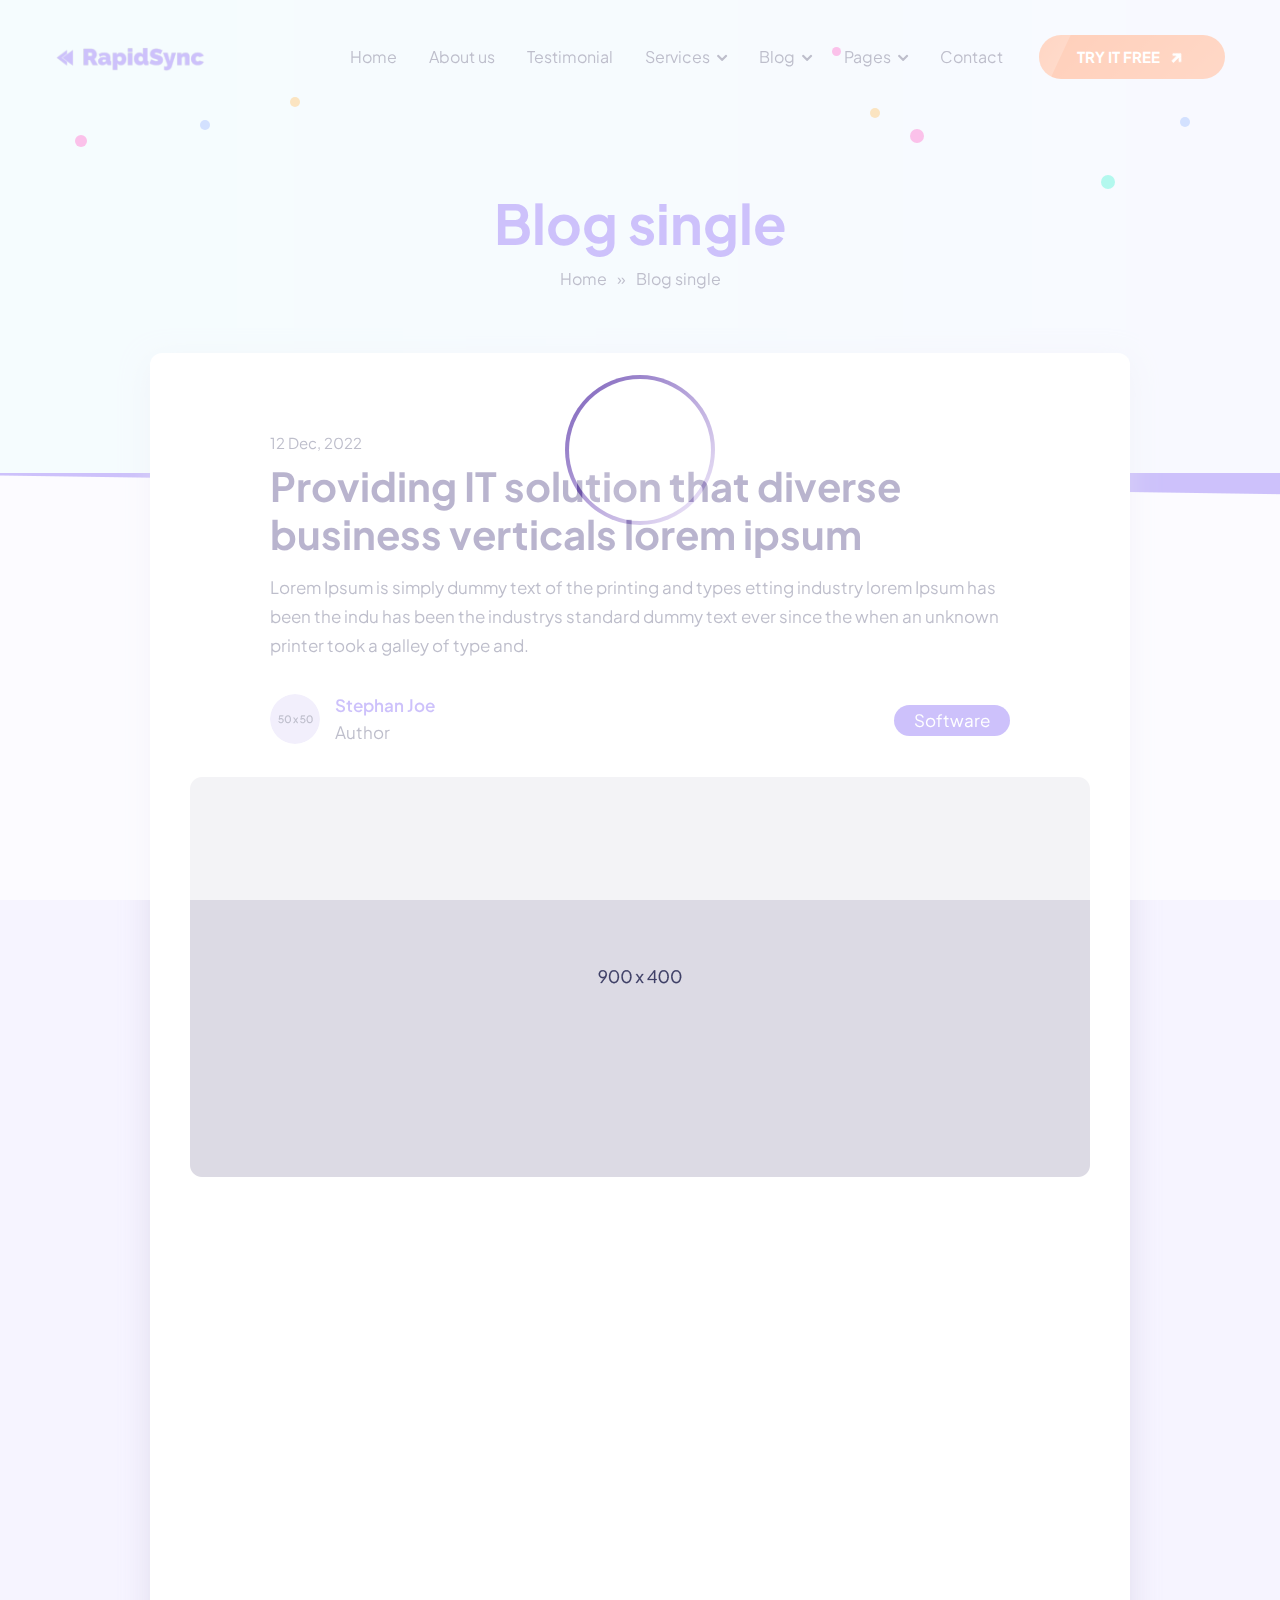
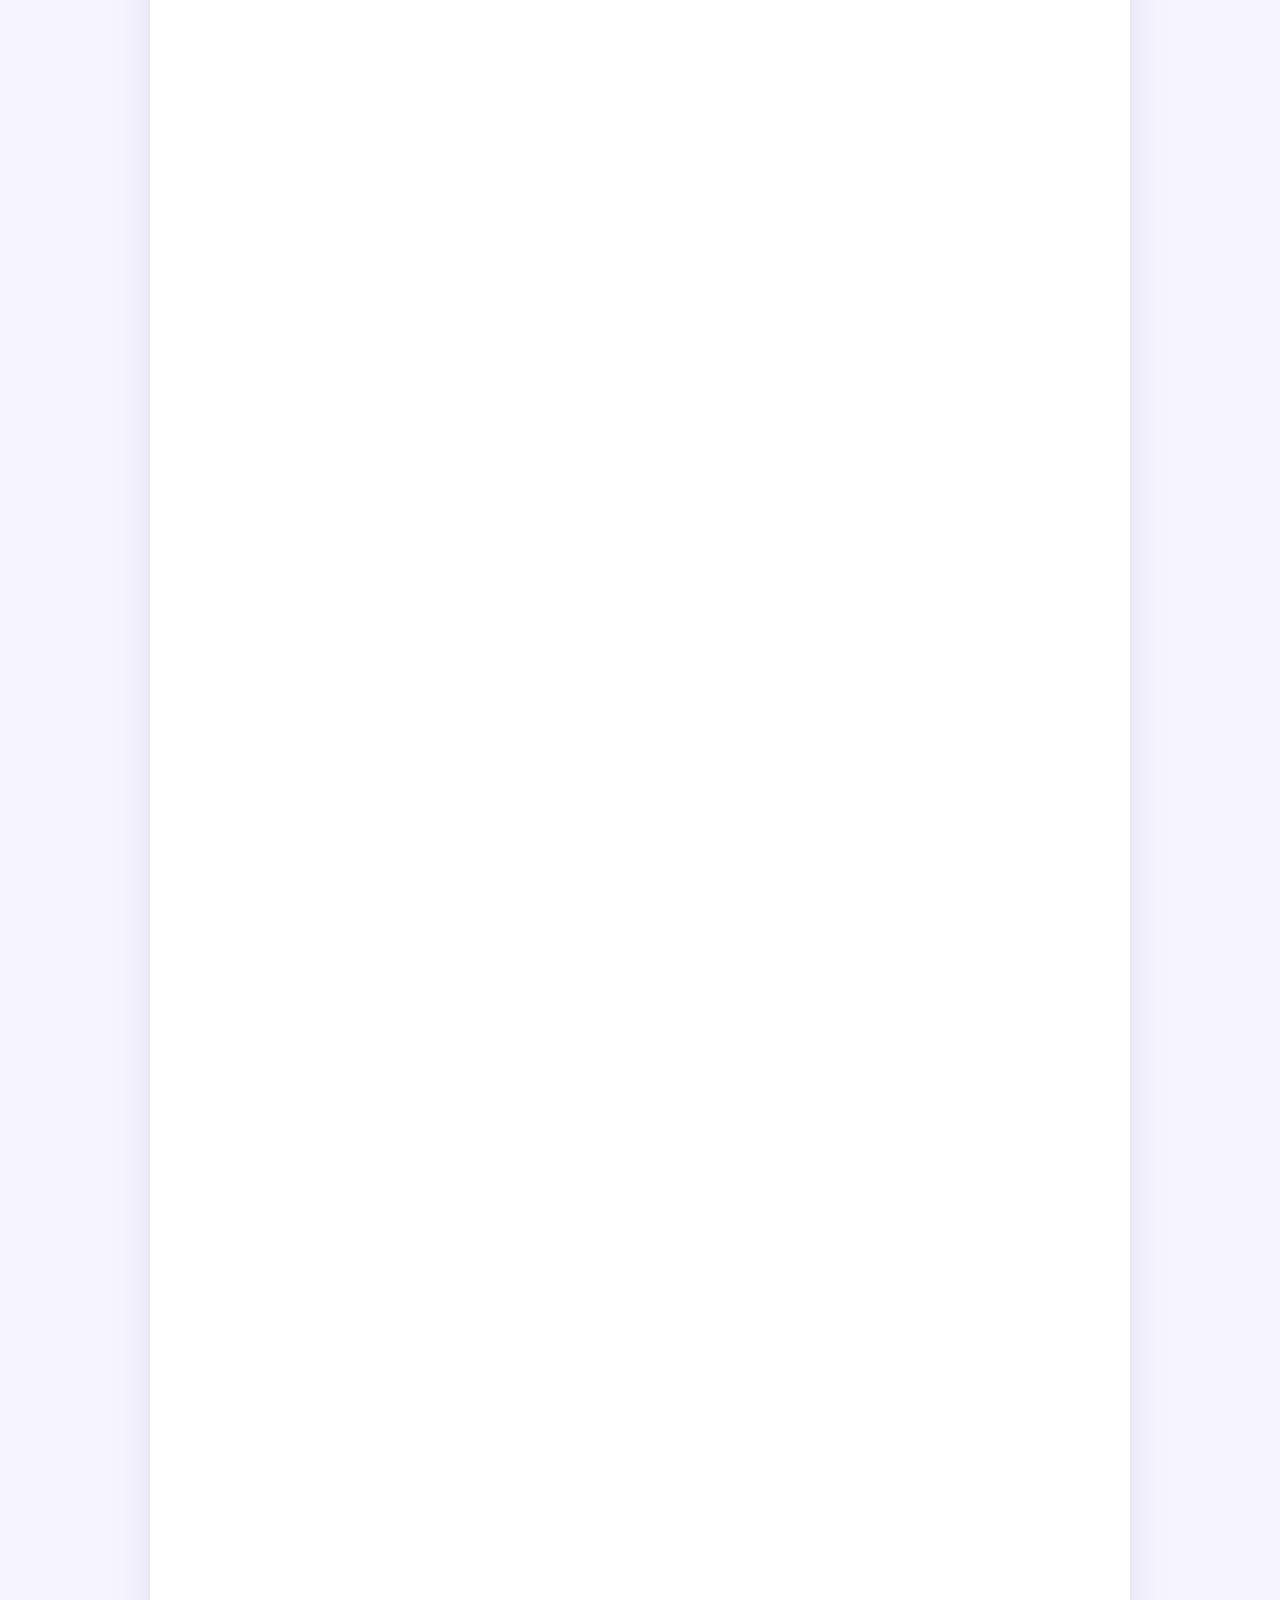
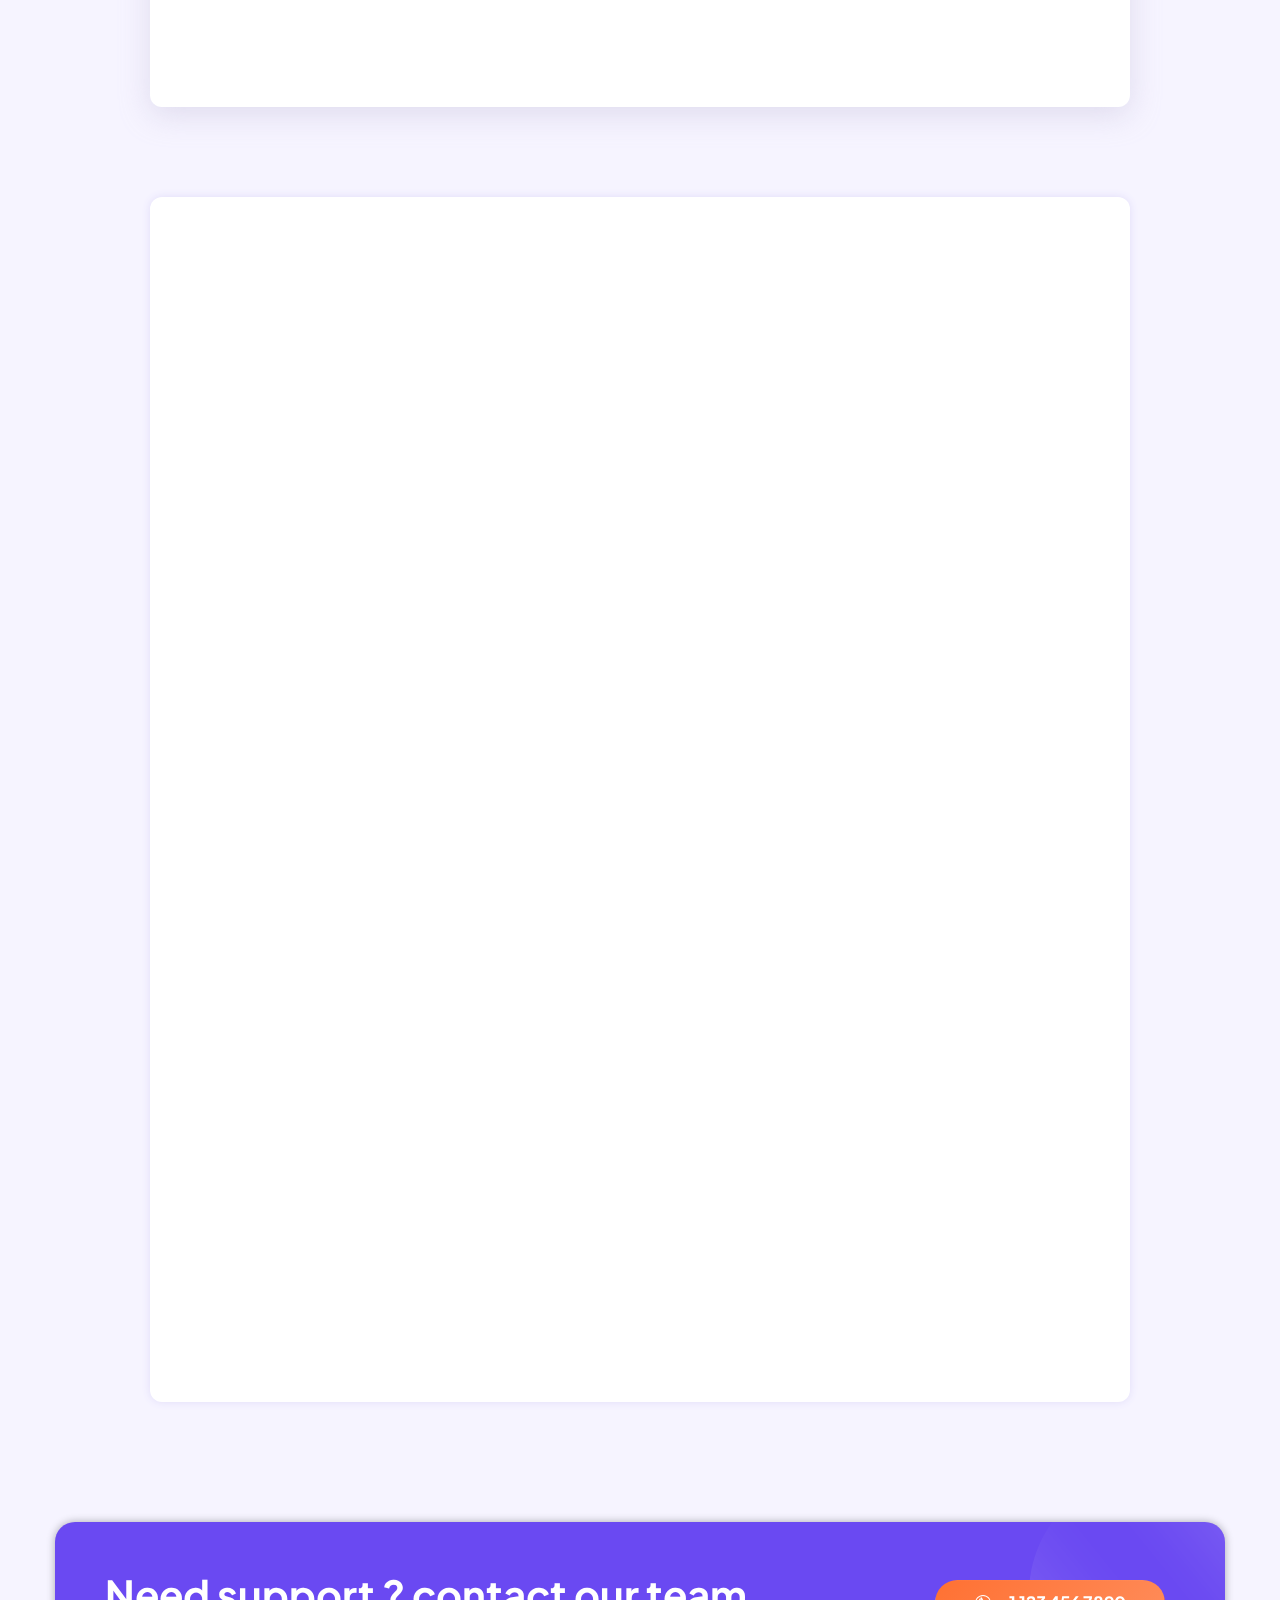
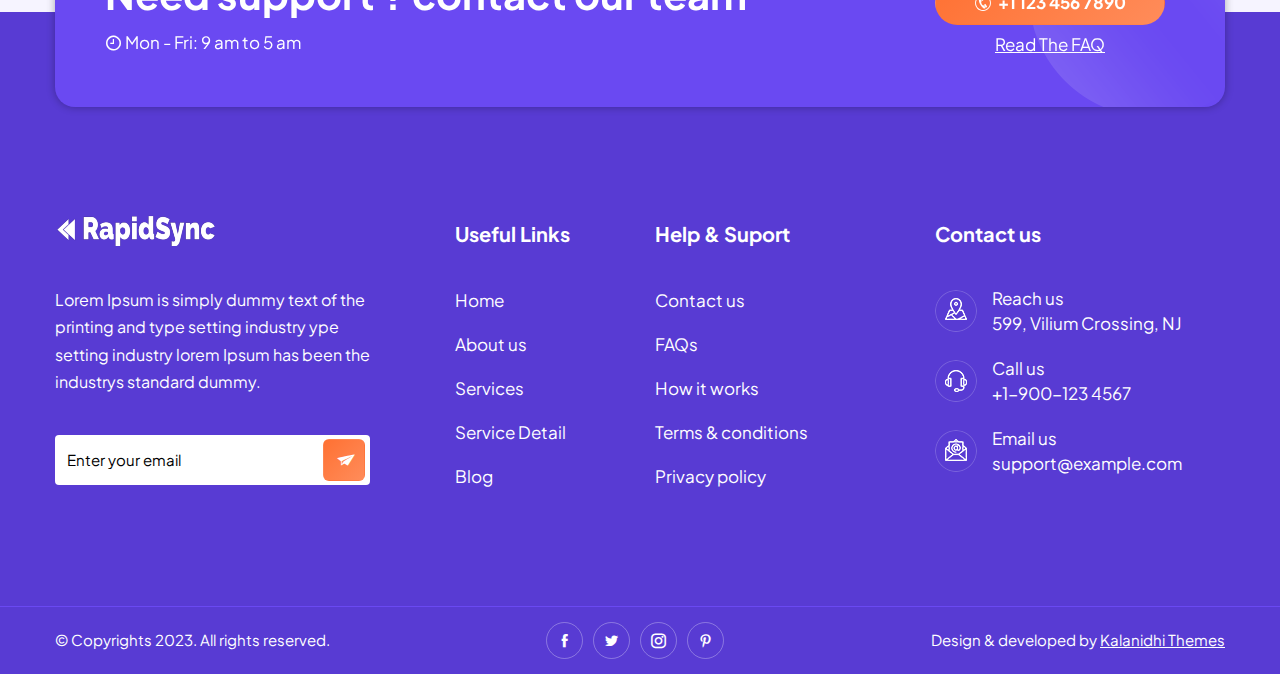
<file: blog-detail.html>
<!DOCTYPE html>
<html lang="en">

<head>

  <meta charset="UTF-8">
  <meta http-equiv="X-UA-Compatible" content="IE=edge">
  <meta name="viewport" content="width=device-width, initial-scale=1.0">
  <title>Single Blog Details</title>

  <!-- icofont-css-link -->
  <link rel="stylesheet" href="css/icofont.min.css">
  <!-- Owl-Carosal-Style-link -->
  <link rel="stylesheet" href="css/owl.carousel.min.css">
  <!-- Bootstrap-Style-link -->
  <link rel="stylesheet" href="css/bootstrap.min.css">
  <!-- Aos-Style-link -->
  <link rel="stylesheet" href="css/aos.css">
  <!-- Coustome-Style-link -->
  <link rel="stylesheet" href="css/style.css">
  <!-- Responsive-Style-link -->
  <link rel="stylesheet" href="css/responsive.css">
  <!-- Favicon -->
  <link rel="shortcut icon" href="images/favicon.png" type="image/x-icon">

</head>

<body class="inner_page">

  <!-- Page-wrapper-Start -->
  <div class="page_wrapper">

    <!-- Preloader -->
    <div id="preloader">
      <!-- <div id="loader"></div> -->
      <div class="circle-border">
        <div class="circle-core"></div>
      </div>
    </div>

    <!-- Top Banner Start-->
    <div class="inner_page_block white_option">

      <!-- Header Start -->
      <header class="fixed">
        <!-- container start -->
        <div class="container">
          <!-- navigation bar -->
          <nav class="navbar navbar-expand-lg">
            <a class="navbar-brand" href="index.html">
              <img src="images/new/logo_white.png" alt="image">
            </a>
            <button class="navbar-toggler" type="button" data-toggle="collapse" data-target="#navbarSupportedContent"
              aria-controls="navbarSupportedContent" aria-expanded="false" aria-label="Toggle navigation">
              <span class="navbar-toggler-icon">
                <!-- <i class="icofont-navigation-menu ico_menu"></i> -->
                <div class="toggle-wrap">
                  <span class="toggle-bar"></span>
                </div>
              </span>
            </button>

            <div class="collapse navbar-collapse" id="navbarSupportedContent">
              <ul class="navbar-nav ml-auto">
                <li class="nav-item active">
                  <a class="nav-link" href="index.html">Home</a>
                </li>
                <li class="nav-item">
                  <a class="nav-link" href="about-us.html">About us</a>
                </li>
                <li class="nav-item">
                  <a class="nav-link" href="testimonial.html">Testimonial</a>
                </li>
                <!-- secondery menu start -->
                <li class="nav-item has_dropdown">
                  <a class="nav-link" href="#">Services</a>
                  <span class="drp_btn"><i class="icofont-rounded-down"></i></span>
                  <div class="sub_menu">
                    <ul>
                      <li><a href="service-list-1.html">Service List 1</a></li>
                      <li><a href="service-list-2.html">Service List 2</a></li>
                      <li><a href="service-detail.html">Service Details</a></li>
                    </ul>
                  </div>
                </li>

                <li class="nav-item has_dropdown">
                  <a class="nav-link" href="#">Blog </a>
                  <span class="drp_btn"><i class="icofont-rounded-down"></i></span>
                  <div class="sub_menu">
                    <ul>
                      <li><a href="blog-list.html">Blog List</a></li>
                      <li><a href="blog-detail.html">Single Blog</a></li>
                    </ul>
                  </div>
                </li>

                <li class="nav-item has_dropdown">
                  <a class="nav-link" href="#">Pages </a>
                  <span class="drp_btn"><i class="icofont-rounded-down"></i></span>
                  <div class="sub_menu">
                    <ul>
                      <li><a href="pricing.html">Pricing </a></li>
                      <li><a href="sign-in.html">Sign In </a></li>
                      <li><a href="sign-up.html">Sign Up </a></li>
                      <li><a href="error.html">Error 404 </a></li>
                      <li><a href="faq.html">Faq </a></li>
                    </ul>
                  </div>
                </li>

                <!-- secondery menu end -->
                <li class="nav-item">
                  <a class="nav-link" href="contact-us.html">Contact</a>
                </li>
                <li class="nav-item">
                  <a class="nav-link dark_btn" href="contact-us.html">TRY IT FREE <i class="icofont-arrow-right"></i></a>
                </li>
              </ul>
            </div>
          </nav>
          <!-- navigation end -->
        </div>
        <!-- container end -->
      </header>

      <!-- Bread Crumb -->
      <div class="bread_crumb" data-aos="fade-in" data-aos-duration="2000" data-aos-delay="100">

        <div class="container">

          <!-- animated dots -->
          <div class="dotes_anim_bloack">
            <div class="dots dotes_1"></div>
            <div class="dots dotes_2"></div>
            <div class="dots dotes_3"></div>
            <div class="dots dotes_4"></div>
            <div class="dots dotes_5"></div>
            <div class="dots dotes_6"></div>
            <div class="dots dotes_7"></div>
            <div class="dots dotes_8"></div>
          </div>

          
          <div class="bred_text">
            <h1>Blog single</h1>
            <ul>
              <li><a href="index.html">Home</a></li>
              <li><span>»</span></li>
              <li><a href="blog-detail.html">Blog single</a></li>
            </ul>
          </div>
        </div>
      </div>

    </div>
    <!-- Top Banner End-->

    <!-- Blog Details Block Start-->
    <section class="blog_detail_section" data-aos="fade-up" data-aos-duration="2000" data-aos-delay="200">
      <div class="container">
        <div class="blog_inner_pannel">
          <div class="blog_info" data-aos="fade-up" data-aos-duration="2000">
            <span class="date">12 Dec, 2022</span>
            <h1>Providing IT solution that diverse business verticals lorem ipsum</h1>
            <p>Lorem Ipsum is simply dummy text of the printing and types etting industry lorem Ipsum has been the
              indu has been the industrys standard dummy text ever since the when an unknown printer took a galley
              of type and.</p>
            <div class="authore_block" data-aos="fade-up" data-aos-duration="1000">
              <div class="authore">
                <div class="img">
                  <img src="images/new/authore_01.png" alt="image">
                </div>
                <div class="text">
                  <h4>Stephan Joe</h4>
                  <span>Author</span>
                </div>
              </div>
              <div class="blog_tag">
                <span>Software</span>
              </div>
            </div>
          </div>
          <div class="main_img" data-aos="fade-up" data-aos-duration="1500">
            <img src="images/new/blog-detail.png" alt="image">
          </div>
          <div class="info" data-aos="fade-up" data-aos-duration="1500">
            <h2>Lorem Ipsum is simply dummy text of the printing
              and typesetting industry</h2>
            <p>Lorem Ipsum is simply dummy text of the printing and typesetting industry lorem Ipsum has been the
              industrys standard dummy text ever since the when an unknown printer took a galley of type and scrambled
              it to make a type specimen book. It has survived not only five centuries, but also the leap into
              electronic typesetting, remaining.</p>
            <p>Essentially unchanged. It was popularised in the 1960s with the release of Letraset sheets containing
              Lorem Ipsum passages, and more recently with desktop publishing software like Aldus PageMaker including
              versions of Lorem Ipsum</p>
            <ul>
              <li data-aos="fade-up" data-aos-duration="1500">
                <p> <span class="icon"><i class="icofont-check-circled"></i></span> Lorem Ipsum is simply dummy </p>
              </li>
              <li data-aos="fade-up" data-aos-duration="1500">
                <p> <span class="icon"><i class="icofont-check-circled"></i></span> Text of the printing and typesetting
                  industry</p>
              </li>
              <li data-aos="fade-up" data-aos-duration="1500">
                <p> <span class="icon"><i class="icofont-check-circled"></i></span> Lorem Ipsum has been the industrys
                  standard
                </p>
              </li>
              <li data-aos="fade-up" data-aos-duration="1500">
                <p> <span class="icon"><i class="icofont-check-circled"></i></span> Dummy text ever since the when. </p>
              </li>
            </ul>
            <h2 data-aos="fade-up" data-aos-duration="1500">Lorem Ipsum is simply dummy.</h2>
            <p data-aos="fade-up" data-aos-duration="1500">Lorem Ipsum is simply dummy text of the printing and
              typesetting industry lorem Ipsum has been the
              industrys standard dummy text ever since the when an unknown printer took a galley of type and scrambled
              it to make a type specimen book. It has survived not only five centuries, but also the leap into
              electronic typesetting, remaining.</p>
          </div>
          <div class="quote_block" data-aos="fade-up" data-aos-duration="1500">
            <span class="q_icon">“</span>
            <h3>Lorem Ipsum is simply dummy text of the printing and typesetting industry lorem Ipsum has been the
              industrys standard dummy text ever since the when an unknown printer.</h3>
            <span class="q_icon">”</span>
          </div>
          <div class="info" data-aos="fade-up" data-aos-duration="1500">
            <h3>Simply dummy text lorem Ipsum is.</h3>
            <p>Lorem Ipsum is simply dummy text of the printing and typesetting industry lorem Ipsum has been the
              industrys standard dummy text ever since the when an unknown printer took a galley of type and scrambled
              it to make a type specimen book. It has survived not only five centuries, but also the leap into
              electronic typesetting, remaining.</p>
          </div>
          <div class="main_img" data-aos="fade-up" data-aos-duration="1500">
            <iframe style="width: 100%; height: 500px" src="https://www.youtube.com/embed/tgbNymZ7vqY"
              title="YouTube video player" 
              allow="accelerometer; autoplay; clipboard-write; encrypted-media; gyroscope; picture-in-picture; web-share"
              allowfullscreen></iframe>
          </div>
          <div class="info" data-aos="fade-up" data-aos-duration="1500">
            <p>Lorem Ipsum is simply dummy text of the printing and typesetting in dustry lorem Ipsum has been the
              industrys standard dummy text ev er since the 1500s, when an unknown printer took a galley of type and
              scrambled it to make a type specimen book. It has survived not only five centuries, but also the leap into
              electronic industry.</p>
          </div>
          <div class="blog_authore" data-aos="fade-up" data-aos-duration="1500">
            <div class="social_media">
              <h3>Share this</h3>
              <ul>
                <li><a href="#"><i class="icofont-facebook"></i></a></li>
                <li><a href="#"><i class="icofont-twitter"></i></a></li>
                <li><a href="#"><i class="icofont-instagram"></i></a></li>
                <li><a href="#"><i class="icofont-pinterest"></i></a></li>
              </ul>
            </div>
          </div>
        </div>
      </div>
    </section>
    <!-- Blog Details Block End-->

    <!-- Comment Section Start-->
    <section class="row_am comment_section">
      <div class="container">
        <div class="blog_cooment_block">
          <div class="posted_cooment">
            <div class="section_title" data-aos="fade-up" data-aos-duration="1500">
              <h2>3 Comments</h2>
            </div>
            <ul>
              <li data-aos="fade-up" data-aos-duration="1500">
                <div class="authore_info">
                  <div class="avtar">
                    <img src="images/blog_d01.png" alt="image">
                  </div>
                  <div class="text">
                    <span>30 min ago</span>
                    <h4>John Due</h4>
                  </div>
                </div>
                <div class="comment">
                  <p>Lorem Ipsum is simply dummy text of the printing and typesetting industry lorem Ipsum has been
                    theindustrys standard dummy text ever since the when an unknown printer. </p>
                </div>
              </li>
              <li data-aos="fade-up" data-aos-duration="1500" class="replay_comment">
                <div class="authore_info">
                  <div class="avtar">
                    <img src="images/blog_d02.png" alt="image">
                  </div>
                  <div class="text">
                    <span>50 min ago</span>
                    <h4>Lily Joo</h4>
                  </div>
                </div>
                <div class="comment">
                  <p>Printing and typesetting industry lorem Ipsum has been the industrys standard dummy text ever since
                    the
                    when an unknown printer.</p>
                </div>
              </li>
              <li data-aos="fade-up" data-aos-duration="1500">
                <div class="authore_info">
                  <div class="avtar">
                    <img src="images/blog_d03.png" alt="image">
                  </div>
                  <div class="text">
                    <span>1 days ago</span>
                    <h4>Cyrus Loy</h4>
                  </div>
                </div>
                <div class="comment">
                  <p>Lorem Ipsum is simply dummy text of the printing and typesetting in dustry lorem Ipsum has been the
                    in
                    dustrys standard dummy text ev er since the 1500s, when an unknown printer took a galley of type and
                    scrambled it to make a type specimen. </p>
                </div>
              </li>
            </ul>
          </div>
          <!-- Comment block Form -->
          <div class="comment_form_section">
            <div class="section_title" data-aos="fade-up" data-aos-duration="1500">
              <h2>Leave a <span>comment</span></h2>
              <p>Your email address will not be published. Required fields are marked *</p>
            </div>
            <form action="submit" data-aos="fade-up" data-aos-duration="1500">
              <div class="row">
                <div class="col-md-6">
                  <div class="form-group">
                    <input type="text" class="form-control" placeholder="Name *">
                  </div>
                </div>
                <div class="col-md-6">
                  <div class="form-group">
                    <input type="email" class="form-control" placeholder="Email *">
                  </div>
                </div>
                <div class="col-md-6">
                  <div class="form-group">
                    <input type="text" class="form-control" placeholder="Phone">
                  </div>
                </div>
                <div class="col-md-6">
                  <div class="form-group">
                    <input type="text" class="form-control" placeholder="Website  ">
                  </div>
                </div>
                <div class="col-md-12">
                  <div class="form-group">
                    <textarea class="form-control" placeholder="Comments"></textarea>
                  </div>
                </div>
                <div class="col-md-12 text-left">
                  <button class="btn btn_main" type="submit">POST COMMENTS <i class="icofont-arrow-right"></i></button>
                </div>
              </div>
            </form>
          </div>
        </div>
      </div>
    </section>
    <!-- Comment Section End-->

    <!-- Need support Section Start -->
    <section class="need_section">
      <div class="need_section_inner">
        <div class="container">
          <div class="need_block">
            <div class="need_text">
              <div class="section_title">
                <h2>Need support ? contact our team</h2>
                <p><i class="icofont-clock-time"></i> Mon - Fri: 9 am to 5 am</p>
              </div>
            </div>
            <div class="need_action">
              <a href="tel:1234567899" class="btn"><i class="icofont-phone-circle"></i> +1 123 456 7890</a>
              <a href="#faqBlock" class="faq_btn">Read The FAQ </a>
            </div>
          </div>
        </div>
      </div>
    </section>
    <!-- Need support Section End -->

    <!-- Footer-Section start -->
    <footer>
      <div class="top_footer" id="contact">

        <div class="container">
          <!-- vertical line animation -->
          <div class="anim_line dark_bg">
            <span><img src="images/anim_line_2.png" alt="anim_line"></span>
            <span><img src="images/anim_line_2.png" alt="anim_line"></span>
            <span><img src="images/anim_line_2.png" alt="anim_line"></span>
            <span><img src="images/anim_line_2.png" alt="anim_line"></span>
            <span><img src="images/anim_line_2.png" alt="anim_line"></span>
            <span><img src="images/anim_line_2.png" alt="anim_line"></span>
            <span><img src="images/anim_line_2.png" alt="anim_line"></span>
            <span><img src="images/anim_line_2.png" alt="anim_line"></span>
            <span><img src="images/anim_line_2.png" alt="anim_line"></span>
          </div>
      </div>

        <!-- container start -->
        <div class="container">
          <!-- row start -->
          <div class="row">
            <!-- footer link 1 -->
            <div class="col-lg-4 col-md-6 col-12">
              <div class="abt_side">
                <div class="logo"> <img src="images/new/Logo.png" alt="image"></div>
                <p>Lorem Ipsum is simply dummy text of the printing and type setting industry ype setting industry lorem
                  Ipsum has been the industrys standard dummy. </p>
                <div class="news_letter_block">
                  <form action="submit">
                    <div class="form-group">
                      <input type="email" placeholder="Enter your email" class="form-control">
                      <button class="btn"><i class="icofont-paper-plane"></i></button>
                    </div>
                  </form>
                </div>
              </div>
            </div>

            <!-- footer link 2 -->
            <div class="col-lg-2 col-md-6 col-12">
              <div class="links">
                <h3>Useful Links</h3>
                <ul>
                  <li><a href="index.html">Home</a></li>
                  <li><a href="about-us.html">About us</a></li>
                  <li><a href="service-list-1.html">Services</a></li>
                  <li><a href="service-detail.html">Service Detail</a></li>
                  <li><a href="blog-list.html">Blog</a></li>
                </ul>
              </div>
            </div>

            <!-- footer link 3 -->
            <div class="col-lg-3 col-md-6 col-12">
              <div class="links">
                <h3>Help & Suport</h3>
                <ul>
                  <li><a href="contact-us.html">Contact us</a></li>
                  <li><a href="faq.html">FAQs</a></li>
                  <li><a href="#">How it works</a></li>
                  <li><a href="#">Terms & conditions</a></li>
                  <li><a href="#">Privacy policy</a></li>
                </ul>
              </div>
            </div>

            <!-- footer link 4 -->
            <div class="col-lg-3 col-md-6 col-12">
              <div class="try_out">
                <h3>Contact us</h3>
                <ul>
                  <li>
                    <span class="icon">
                      <img src="images/new/contact_01.png" alt="image">
                    </span>
                    <div class="text">
                      <p>Reach us <br> 599, Vilium Crossing, NJ</p>
                    </div>
                  </li>
                  <li>
                    <span class="icon">
                      <img src="images/new/contact_02.png" alt="image">
                    </span>
                    <div class="text">
                      <p>Call us <a href="tel:+1-900-1234567">+1-900-123 4567</a></p>
                    </div>
                  </li>
                  <li>
                    <span class="icon">
                      <img src="images/new/contact_03.png" alt="image">
                    </span>
                    <div class="text">
                      <p>Email us <a href="mailto:support@example.com">support@example.com</a></p>
                    </div>
                  </li>
                </ul>
              </div>
            </div>
          </div>
          <!-- row end -->
        </div>
        <!-- container end -->
      </div>

      <!-- last footer -->
      <div class="bottom_footer">
        <!-- container start -->
        <div class="container">
          <!-- row start -->
          <div class="row">
            <div class="col-md-4">
              <p>© Copyrights 2023. All rights reserved.</p>
            </div>
            <div class="col-md-4">
              <ul class="social_media">
                <li><a href="#"><i class="icofont-facebook"></i></a></li>
                <li><a href="#"><i class="icofont-twitter"></i></a></li>
                <li><a href="#"><i class="icofont-instagram"></i></a></li>
                <li><a href="#"><i class="icofont-pinterest"></i></a></li>
              </ul>
            </div>
            <div class="col-md-4">
              <p class="developer_text">Design & developed by <a href="https://themeforest.net/user/kalanidhithemes" target="blank">Kalanidhi Themes</a></p>
            </div>
          </div>
          <!-- row end -->
        </div>
        <!-- container end -->
      </div>

      <!-- go top button -->
      <div class="go_top" id="Gotop">
        <span><i class="icofont-arrow-up"></i></span>
      </div>
    </footer>
    <!-- Footer-Section end -->

  </div>
  <!-- Page-wrapper-End -->

  <!-- Jquery-js-Link -->
  <script src="js/jquery.js"></script>
  <!-- owl-js-Link -->
  <script src="js/owl.carousel.min.js"></script>
  <!-- bootstrap-js-Link -->
  <script src="js/bootstrap.min.js"></script>
  <!-- aos-js-Link -->
  <script src="js/aos.js"></script>
  <!-- main-js-Link -->
  <script src="js/main.js"></script>

</body>

</html>
</file>
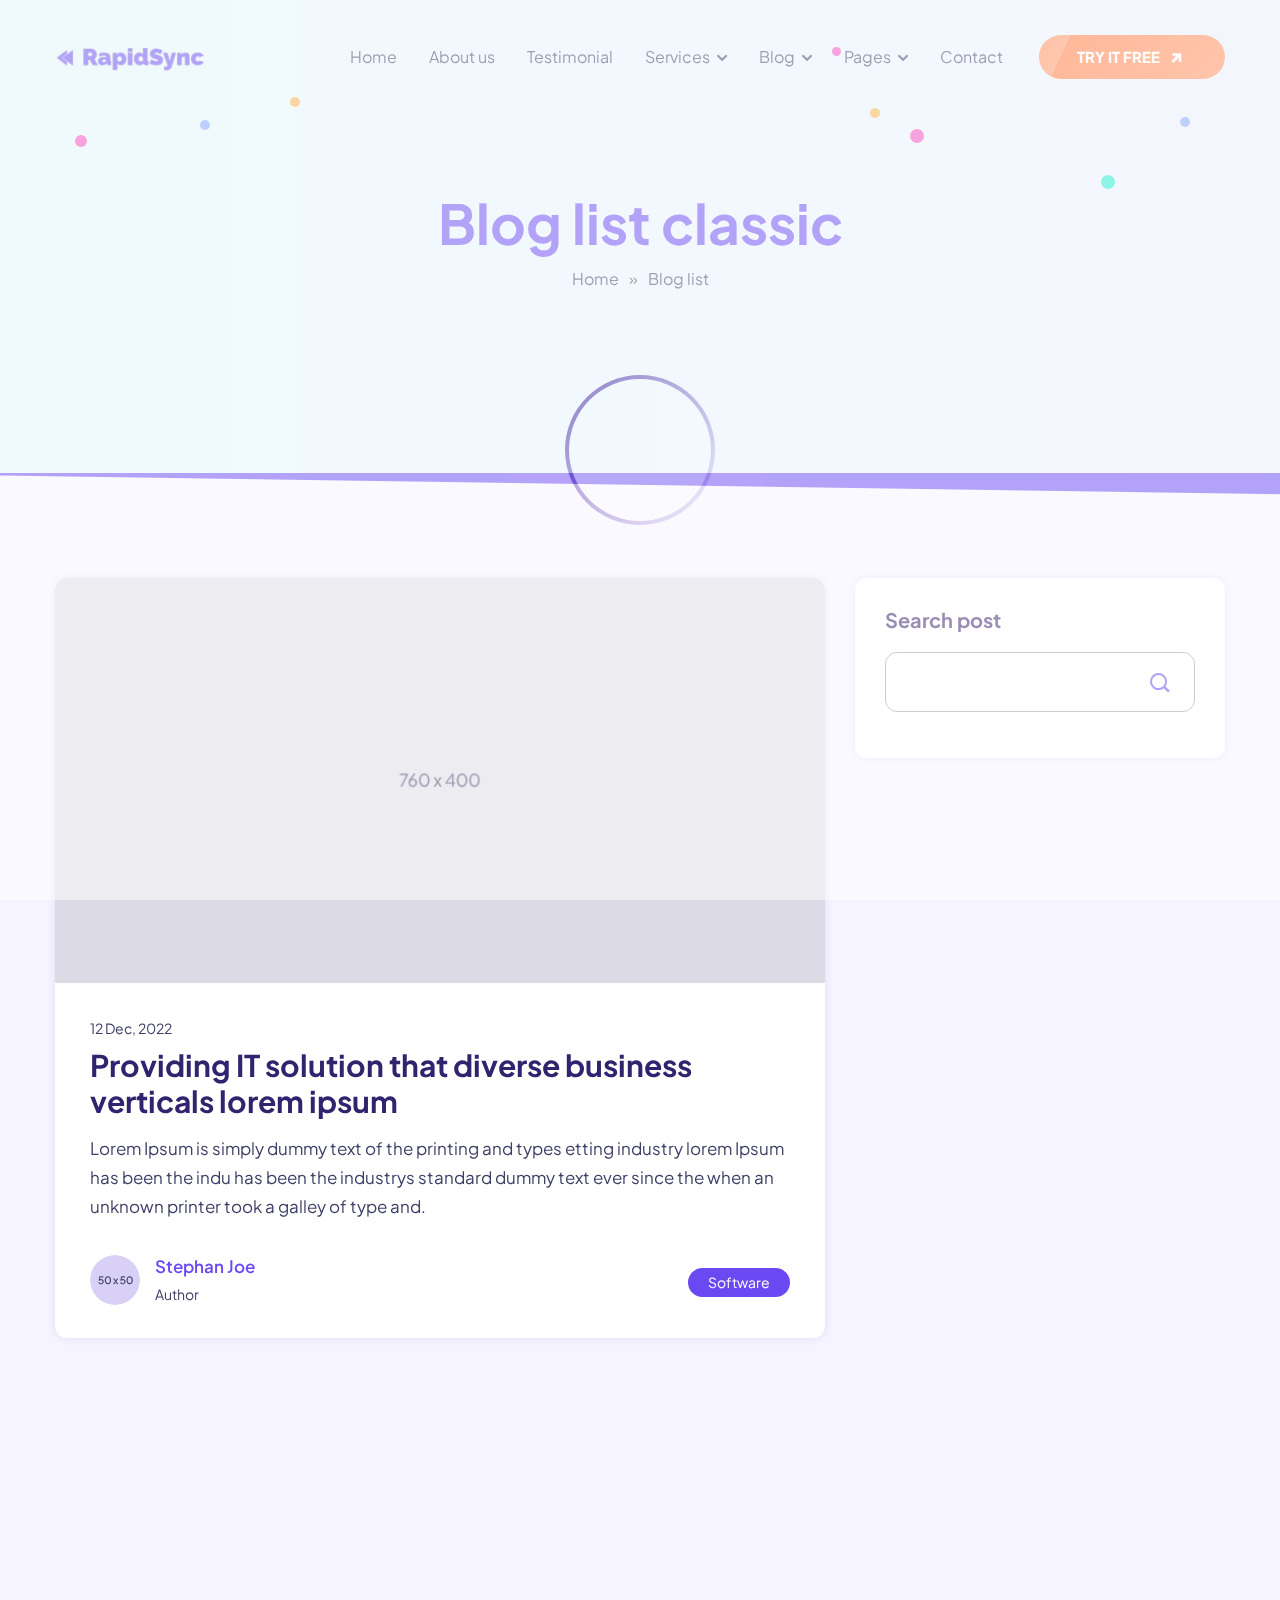
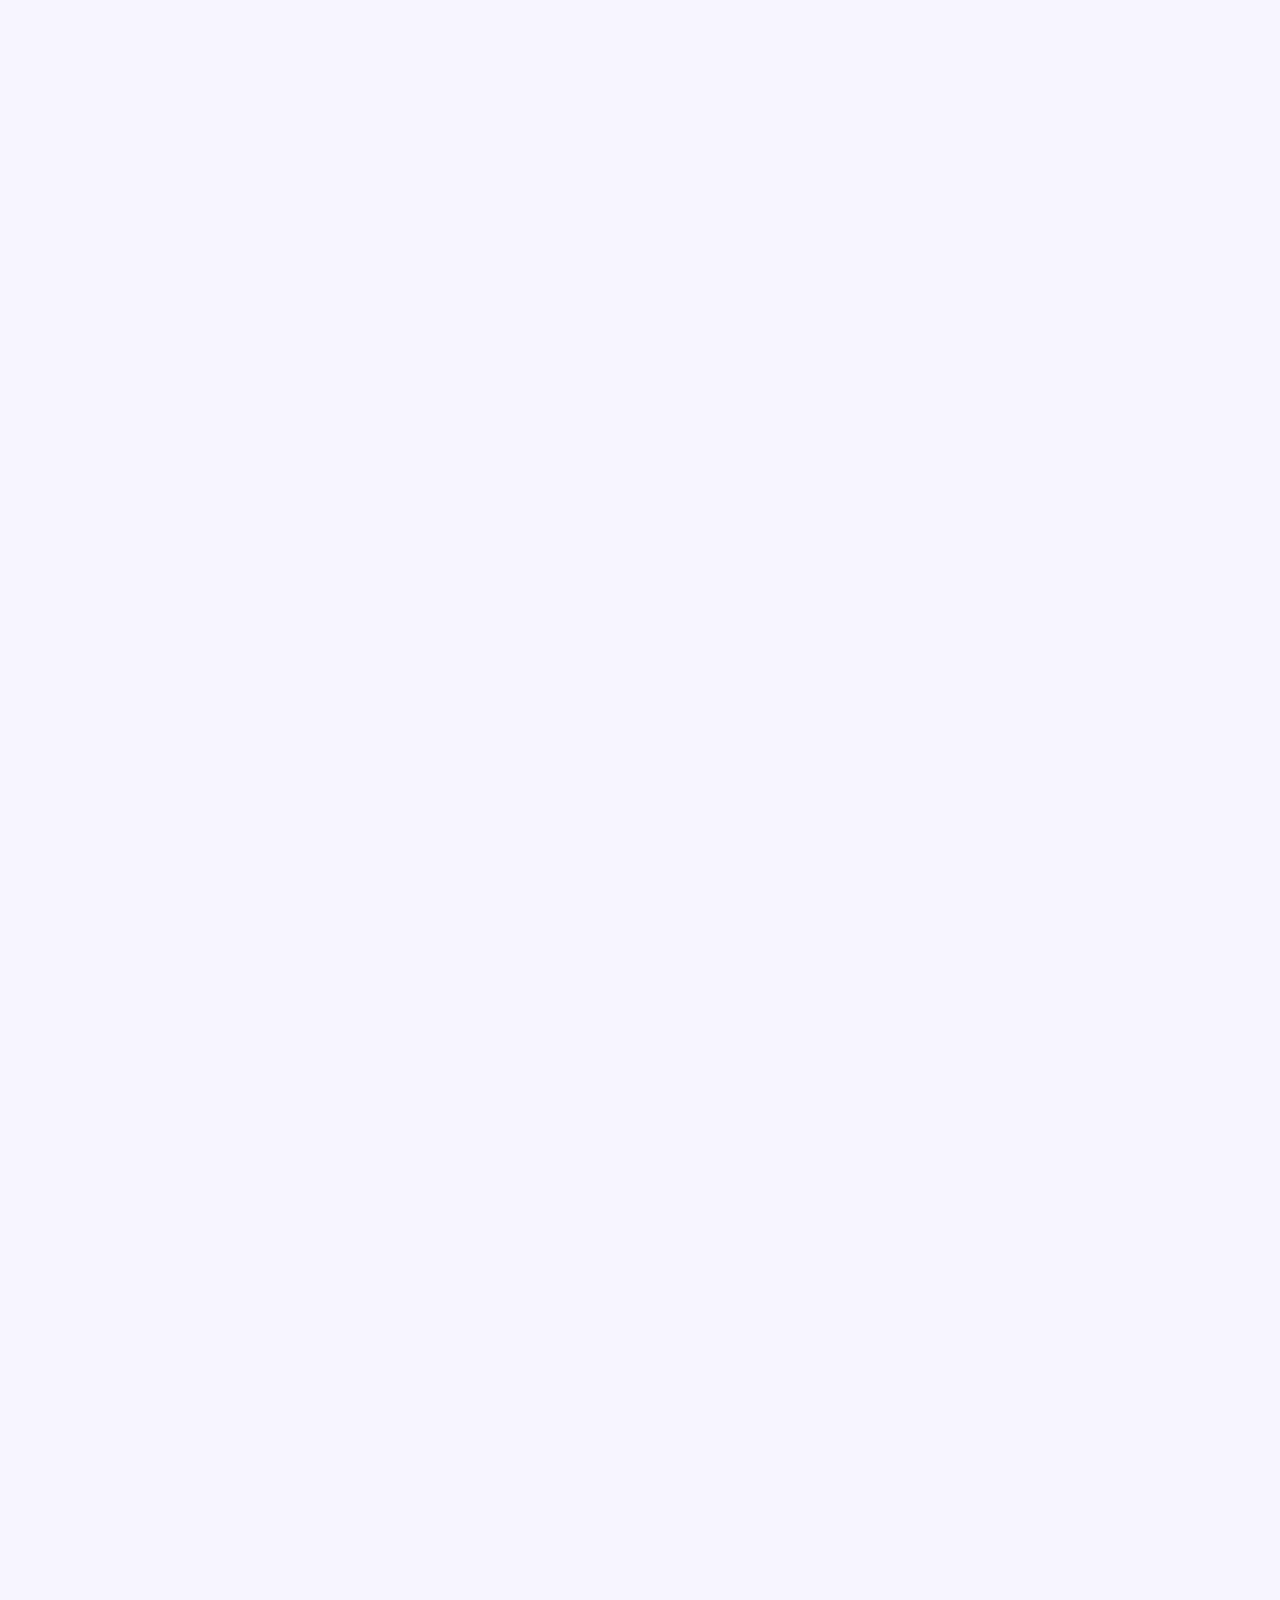
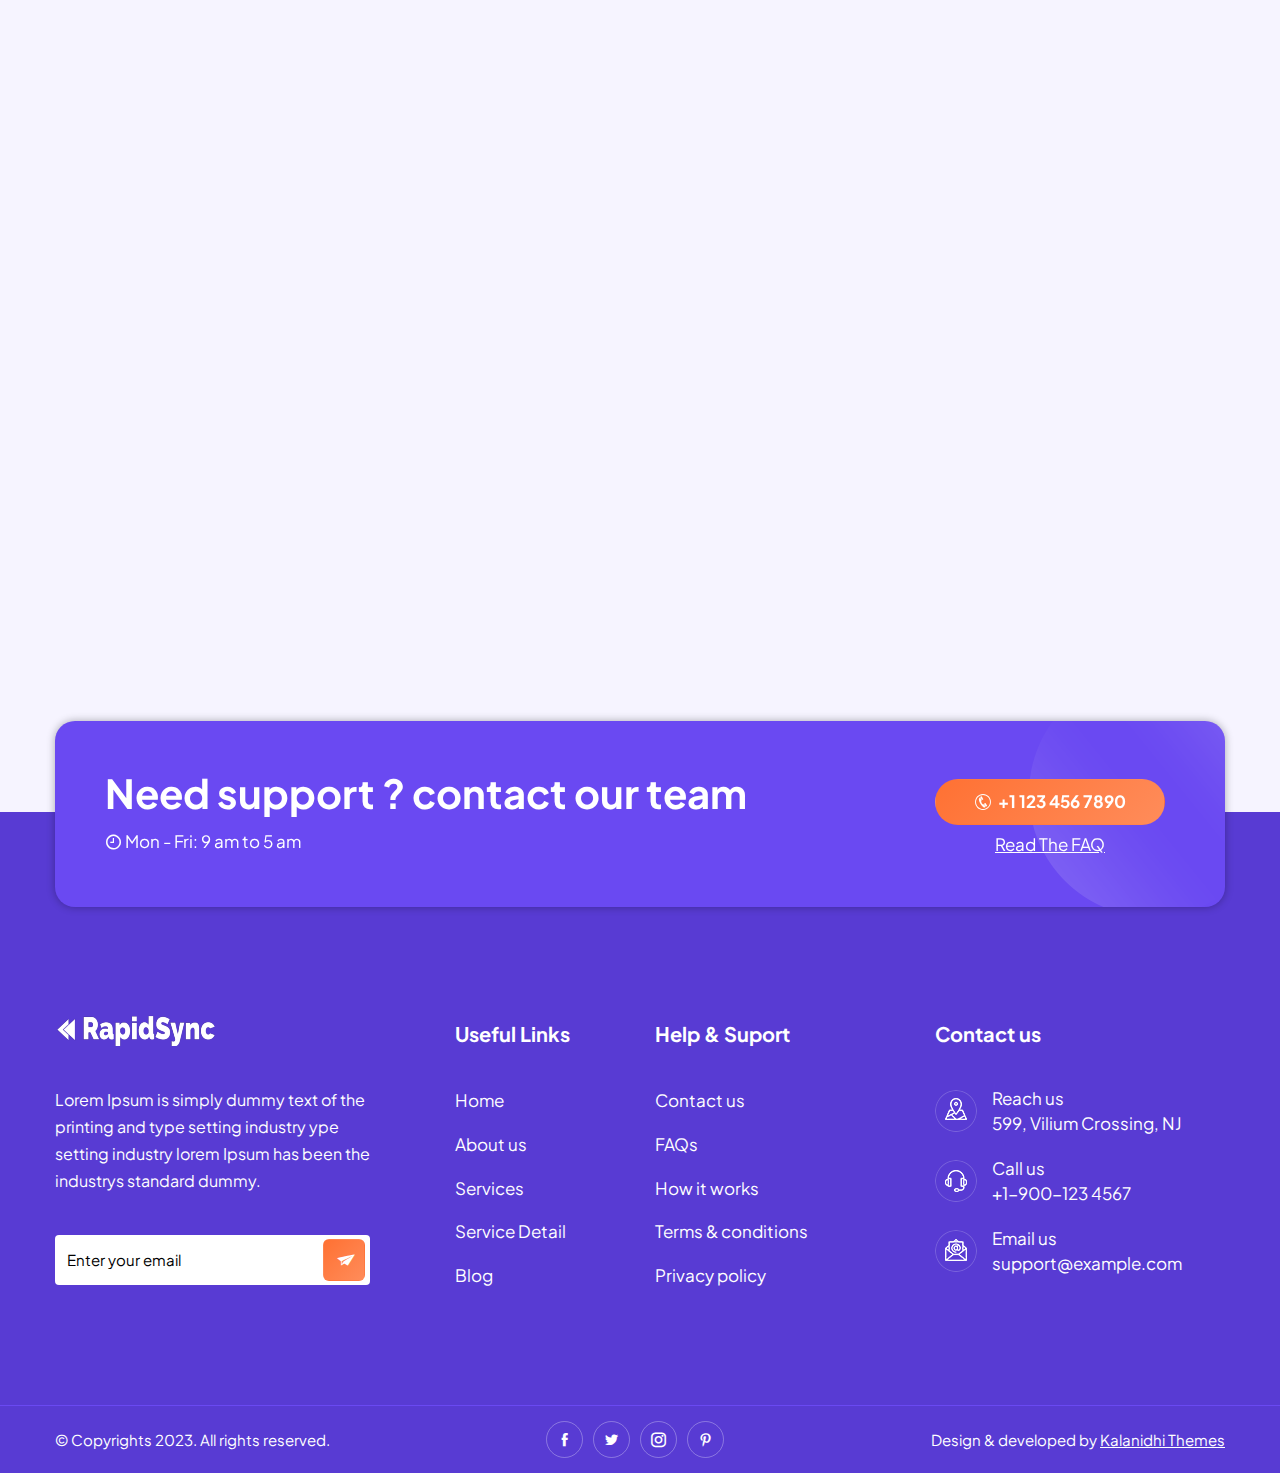
<file: blog-list.html>
<!DOCTYPE html>
<html lang="en">

<head>

  <meta charset="UTF-8">
  <meta http-equiv="X-UA-Compatible" content="IE=edge">
  <meta name="viewport" content="width=device-width, initial-scale=1.0">
  <title>Blog List</title>

  <!-- icofont-css-link -->
  <link rel="stylesheet" href="css/icofont.min.css">
  <!-- Owl-Carosal-Style-link -->
  <link rel="stylesheet" href="css/animate.min.css">
  <!-- Owl-Carosal-Style-link -->
  <link rel="stylesheet" href="css/owl.carousel.min.css">
  <!-- Bootstrap-Style-link -->
  <link rel="stylesheet" href="css/bootstrap.min.css">
  <!-- Aos-Style-link -->
  <link rel="stylesheet" href="css/aos.css">
  <!-- Coustome-Style-link -->
  <link rel="stylesheet" href="css/style.css">
  <!-- Responsive-Style-link -->
  <link rel="stylesheet" href="css/responsive.css">
  <!-- Favicon -->
  <link rel="shortcut icon" href="images/favicon.png" type="image/x-icon">

</head>

<body class="inner_page">


  <!-- Page-wrapper-Start -->
  <div class="page_wrapper">

    <!-- Preloader -->
    <div id="preloader">
      <!-- <div id="loader"></div> -->
      <div class="circle-border">
        <div class="circle-core"></div>
      </div>
    </div>

    <!-- Top Banner Start-->
    <div class="inner_page_block white_option">

      <!-- Header Start -->
      <header class="fixed">
        <!-- container start -->
        <div class="container">
          <!-- navigation bar -->
          <nav class="navbar navbar-expand-lg">
            <a class="navbar-brand" href="index.html">
              <img src="images/new/logo_white.png" alt="image">
            </a>
            <button class="navbar-toggler" type="button" data-toggle="collapse" data-target="#navbarSupportedContent"
              aria-controls="navbarSupportedContent" aria-expanded="false" aria-label="Toggle navigation">
              <span class="navbar-toggler-icon">
                <!-- <i class="icofont-navigation-menu ico_menu"></i> -->
                <div class="toggle-wrap">
                  <span class="toggle-bar"></span>
                </div>
              </span>
            </button>

            <div class="collapse navbar-collapse" id="navbarSupportedContent">
              <ul class="navbar-nav ml-auto">
                <li class="nav-item active">
                  <a class="nav-link" href="index.html">Home</a>
                </li>
                <li class="nav-item">
                  <a class="nav-link" href="about-us.html">About us</a>
                </li>
                <li class="nav-item">
                  <a class="nav-link" href="testimonial.html">Testimonial</a>
                </li>
                <!-- secondery menu start -->
                <li class="nav-item has_dropdown">
                  <a class="nav-link" href="#">Services</a>
                  <span class="drp_btn"><i class="icofont-rounded-down"></i></span>
                  <div class="sub_menu">
                    <ul>
                      <li><a href="service-list-1.html">Service List 1</a></li>
                      <li><a href="service-list-2.html">Service List 2</a></li>
                      <li><a href="service-detail.html">Service Details</a></li>
                    </ul>
                  </div>
                </li>

                <li class="nav-item has_dropdown">
                  <a class="nav-link" href="#">Blog </a>
                  <span class="drp_btn"><i class="icofont-rounded-down"></i></span>
                  <div class="sub_menu">
                    <ul>
                      <li><a href="blog-list.html">Blog List</a></li>
                      <li><a href="blog-detail.html">Single Blog</a></li>
                    </ul>
                  </div>
                </li>

                <li class="nav-item has_dropdown">
                  <a class="nav-link" href="#">Pages </a>
                  <span class="drp_btn"><i class="icofont-rounded-down"></i></span>
                  <div class="sub_menu">
                    <ul>
                      <li><a href="pricing.html">Pricing </a></li>
                      <li><a href="sign-in.html">Sign In </a></li>
                      <li><a href="sign-up.html">Sign Up </a></li>
                      <li><a href="error.html">Error 404 </a></li>
                      <li><a href="faq.html">Faq </a></li>
                    </ul>
                  </div>
                </li>

                <!-- secondery menu end -->
                <li class="nav-item">
                  <a class="nav-link" href="contact-us.html">Contact</a>
                </li>
                <li class="nav-item">
                  <a class="nav-link dark_btn" href="contact-us.html">TRY IT FREE <i class="icofont-arrow-right"></i></a>
                </li>
              </ul>
            </div>
          </nav>
          <!-- navigation end -->
        </div>
        <!-- container end -->
      </header>

      <!-- Bread Crumb -->
      <div class="bread_crumb" data-aos="fade-in" data-aos-duration="2000" data-aos-delay="100">

        
        <div class="container">

          <!-- animated dots -->
          <div class="dotes_anim_bloack">
            <div class="dots dotes_1"></div>
            <div class="dots dotes_2"></div>
            <div class="dots dotes_3"></div>
            <div class="dots dotes_4"></div>
            <div class="dots dotes_5"></div>
            <div class="dots dotes_6"></div>
            <div class="dots dotes_7"></div>
            <div class="dots dotes_8"></div>
          </div>

          
          <div class="bred_text">
            <h1>Blog list classic</h1>
            <ul>
              <li><a href="index.html">Home</a></li>
              <li><span>»</span></li>
              <li><a href="blog-list.html">Blog list</a></li>
            </ul>
          </div>
        </div>
      </div>

    </div>
    <!-- Top Banner End-->

    <!-- Main Blog List Section Start-->
    <section class="blog_list_section">
      <div class="container">
        <div class="row">
          <div class="col-lg-8">
            <!-- Blog Left Side -->
            <div class="blog_left_side">
              <div class="blog_panel" data-aos="fade-up" data-aos-duration="1500">
                <div class="main_img">
                  <a href="blog-detail.html"><img src="images/new/blog-list_01.png" alt="image"></a>
                </div>
                <div class="blog_info">
                  <span class="date">12 Dec, 2022</span>
                  <h2><a href="blog-detail.html">Providing IT solution that diverse business verticals lorem ipsum</a></h2>
                  <p>Lorem Ipsum is simply dummy text of the printing and types etting industry lorem Ipsum has been the
                    indu has been the industrys standard dummy text ever since the when an unknown printer took a galley
                    of type and.</p>
                  <div class="authore_block">
                    <div class="authore">
                      <div class="img">
                        <img src="images/new/authore_01.png" alt="image">
                      </div>
                      <div class="text">
                        <h4>Stephan Joe</h4>
                        <span>Author</span>
                      </div>
                    </div>
                    <div class="blog_tag">
                      <span>Software</span>
                    </div>
                  </div>
                </div>
              </div>
              <div class="blog_panel" data-aos="fade-up" data-aos-duration="1500">
                <div class="main_img">
                  <a href="blog-detail.html"><img src="images/new/blog-list_02.png" alt="image"></a>
                </div>
                <div class="blog_info">
                  <span class="date">09 Dec, 2022</span>
                  <h2><a href="blog-detail.html">7 Ways to improve website usability and
                      accessibility</a></h2>
                  <p>Lorem Ipsum is simply dummy text of the printing and types etting industry lorem Ipsum has been the
                    indu has been the industrys standard dummy text ever since the when an unknown printer took a galley
                    of type and.</p>
                  <div class="authore_block">
                    <div class="authore">
                      <div class="img">
                        <img src="images/new/authore_02.png" alt="image">
                      </div>
                      <div class="text">
                        <h4>Cyrus Melabo</h4>
                        <span>Author</span>
                      </div>
                    </div>
                    <div class="blog_tag">
                      <span>Development</span>
                    </div>
                  </div>
                </div>
              </div>
              <div class="blog_panel" data-aos="fade-up" data-aos-duration="1500">
                <div class="main_img">
                  <a href="blog-detail.html"><img src="images/new/blog-list_02.png" alt="image"></a>
                </div>
                <div class="blog_info">
                  <span class="date">05 Dec, 2022</span>
                  <h2><a href="blog-detail.html">Planning your online business goals with a
                      specialist at codley.</a></h2>
                  <p>Lorem Ipsum is simply dummy text of the printing and types etting industry lorem Ipsum has been the
                    indu has been the industrys standard dummy text ever since the when an unknown printer took a galley
                    of type and.</p>
                  <div class="authore_block">
                    <div class="authore">
                      <div class="img">
                        <img src="images/new/authore_01.png" alt="image">
                      </div>
                      <div class="text">
                        <h4>Stephan Joe</h4>
                        <span>Author</span>
                      </div>
                    </div>
                    <div class="blog_tag">
                      <span>Software</span>
                    </div>
                  </div>
                </div>
              </div>
              <div class="blog_panel" data-aos="fade-up" data-aos-duration="1500">
                <div class="main_img">
                  <a href="blog-detail.html"><img src="images/new/blog-list_04.png" alt="image"></a>
                </div>
                <div class="blog_info">
                  <span class="date">02 Dec, 2022</span>
                  <h2><a href="blog-detail.html">Tech conference with global activities</a></h2>
                  <p>Lorem Ipsum is simply dummy text of the printing and types etting industry lorem Ipsum has been the
                    indu has been the industrys standard dummy text ever since the when an unknown printer took a galley
                    of type and.</p>
                  <div class="authore_block">
                    <div class="authore">
                      <div class="img">
                        <img src="images/new/authore_02.png" alt="image">
                      </div>
                      <div class="text">
                        <h4>Cyrus Melabo</h4>
                        <span>Author</span>
                      </div>
                    </div>
                    <div class="blog_tag">
                      <span>Development</span>
                    </div>
                  </div>
                </div>
              </div>
            </div>
          </div>
          <div class="col-lg-4">
            <!-- blog Right Side -->
            <div class="blog_right_side">
              <!-- Search Blog -->
              <div class="blog_search_block bg_box" data-aos="fade-up" data-aos-duration="1500">
                <form action="submit">
                  <div class="form-group">
                    <h3>Search post</h3> 
                    <div class="form_inner">
                      <input type="text" class="form-control">
                      <button><i class="icofont-search-1"></i></button>
                    </div>
                  </div>
                </form>
              </div>
              <!-- Recent Post -->
              <div class="recent_post_block bg_box" data-aos="fade-up" data-aos-duration="1500">
                <h3>Recent Post</h3>
                <ul class="recent_blog_list">
                  <li>
                    <a href="blog-detail.html">
                      <div class="img">
                        <img src="images/new/blog-side_01.png" alt="image">
                      </div>
                      <div class="text">
                        <h4>Questions business owner must be able to answer.</h4>
                        <span>2 days ago</span>
                      </div>
                    </a>
                  </li>
                  <li>
                    <a href="blog-detail.html">
                      <div class="img">
                        <img src="images/new/blog-side_02.png" alt="image">
                      </div>
                      <div class="text">
                        <h4>How is Technology Working With New Things?</h4>
                        <span>2 days ago</span>
                      </div>
                    </a>
                  </li>
                  <li>
                    <a href="blog-detail.html">
                      <div class="img">
                        <img src="images/new/blog-side_03.png" alt="image">
                      </div>
                      <div class="text">
                        <h4>Two tried and true frameworks for achieving..</h4>
                        <span>3 days ago</span>
                      </div>
                    </a>
                  </li>
                  <li>
                    <a href="blog-detail.html">
                      <div class="img">
                        <img src="images/new/blog-side_04.png" alt="image">
                      </div>
                      <div class="text">
                        <h4>Why communities help you build better...</h4>
                        <span>4 days ago</span>
                      </div>
                    </a>
                  </li>
                </ul>
              </div>
              <!-- Categories List -->
              <div class="categories_block bg_box" data-aos="fade-up" data-aos-duration="1500">
                <h3>Categories</h3>
                <ul>
                  <li>
                    <a href="#" class="cat"><i class="icofont-folder-open"></i> Software</a>
                    <span>(15)</span>
                  </li>
                  <li>
                    <a href="#" class="cat"><i class="icofont-folder-open"></i> Technology</a>
                    <span>(12)</span>
                  </li>
                  <li>
                    <a href="#" class="cat"><i class="icofont-folder-open"></i> Business</a>
                    <span>(09)</span>
                  </li>
                  <li>
                    <a href="#" class="cat"><i class="icofont-folder-open"></i> Web Development</a>
                    <span>(25)</span>
                  </li>
                  <li>
                    <a href="#" class="cat"><i class="icofont-folder-open"></i> Android</a>
                    <span>(19)</span>
                  </li>
                  <li>
                    <a href="#" class="cat"><i class="icofont-folder-open"></i> iOS</a>
                    <span>(08)</span>
                  </li>
                  <li>
                    <a href="#" class="cat"><i class="icofont-folder-open"></i> Watch</a>
                    <span>(13)</span>
                  </li>
                </ul>
              </div>
              <!-- Tags Block -->
              <div class="tags_block bg_box" data-aos="fade-up" data-aos-duration="1500">
                <h3>Tags</h3>
                <ul>
                  <li><a href="#">Software</a></li>
                  <li><a href="#">Technology</a></li>
                  <li><a href="#">Business</a></li>
                  <li><a href="#">Development</a></li>
                  <li><a href="#">Android</a></li>
                  <li><a href="#">iOS</a></li>
                  <li><a href="#">Watch</a></li>
                </ul>
              </div>
            </div>
          </div>
        </div>

        <!-- Pagination Block Start -->
        <div class="pagination_block" data-aos="fade-up" data-aos-duration="1500">
          <div class="row">
            <div class="col-lg-8">
              <ul>
                <li><a href="#" class="prev"><i class="icofont-double-left"></i></a></li>
                <li><a href="#">1</a></li>
                <li><a href="#" class="active">2</a></li>
                <li><a href="#">3</a></li>
                <li><a href="#">4</a></li>
                <li><a href="#" class="next"><i class="icofont-double-right"></i></a></li>
              </ul>
            </div>
          </div>
        </div>
        <!-- Pagination Block End -->
      </div>
    </section>
    <!-- Main Service Section End-->

    <!-- Need support Section Start -->
    <section class="need_section">
      <div class="need_section_inner">
        <div class="container">
          <div class="need_block">
            <div class="need_text">
              <div class="section_title">
                <h2>Need support ? contact our team</h2>
                <p><i class="icofont-clock-time"></i> Mon - Fri: 9 am to 5 am</p>
              </div>
            </div>
            <div class="need_action">
              <a href="tel:1234567899" class="btn"><i class="icofont-phone-circle"></i> +1 123 456 7890</a>
              <a href="#faqBlock" class="faq_btn">Read The FAQ </a>
            </div>
          </div>
        </div>
      </div>
    </section>
    <!-- Need support Section End -->

    <!-- Footer-Section start -->
    <footer>
      <div class="top_footer" id="contact">
        
        <div class="container">
          <!-- vertical line animation -->
          <div class="anim_line dark_bg">
            <span><img src="images/anim_line_2.png" alt="anim_line"></span>
            <span><img src="images/anim_line_2.png" alt="anim_line"></span>
            <span><img src="images/anim_line_2.png" alt="anim_line"></span>
            <span><img src="images/anim_line_2.png" alt="anim_line"></span>
            <span><img src="images/anim_line_2.png" alt="anim_line"></span>
            <span><img src="images/anim_line_2.png" alt="anim_line"></span>
            <span><img src="images/anim_line_2.png" alt="anim_line"></span>
            <span><img src="images/anim_line_2.png" alt="anim_line"></span>
            <span><img src="images/anim_line_2.png" alt="anim_line"></span>
          </div>
      </div>

        <!-- container start -->
        <div class="container">
          <!-- row start -->
          <div class="row">
            <!-- footer link 1 -->
            <div class="col-lg-4 col-md-6 col-12">
              <div class="abt_side">
                <div class="logo"> <img src="images/new/Logo.png" alt="image"></div>
                <p>Lorem Ipsum is simply dummy text of the printing and type setting industry ype setting industry lorem
                  Ipsum has been the industrys standard dummy. </p>
                <div class="news_letter_block">
                  <form action="submit">
                    <div class="form-group">
                      <input type="email" placeholder="Enter your email" class="form-control">
                      <button class="btn"><i class="icofont-paper-plane"></i></button>
                    </div>
                  </form>
                </div>
              </div>
            </div>

            <!-- footer link 2 -->
            <div class="col-lg-2 col-md-6 col-12">
              <div class="links">
                <h3>Useful Links</h3>
                <ul>
                  <li><a href="index.html">Home</a></li>
                  <li><a href="about-us.html">About us</a></li>
                  <li><a href="service-list-1.html">Services</a></li>
                  <li><a href="service-detail.html">Service Detail</a></li>
                  <li><a href="blog-list.html">Blog</a></li>
                </ul>
              </div>
            </div>

            <!-- footer link 3 -->
            <div class="col-lg-3 col-md-6 col-12">
              <div class="links">
                <h3>Help & Suport</h3>
                <ul>
                  <li><a href="contact-us.html">Contact us</a></li>
                  <li><a href="faq.html">FAQs</a></li>
                  <li><a href="#">How it works</a></li>
                  <li><a href="#">Terms & conditions</a></li>
                  <li><a href="#">Privacy policy</a></li>
                </ul>
              </div>
            </div>

            <!-- footer link 4 -->
            <div class="col-lg-3 col-md-6 col-12">
              <div class="try_out">
                <h3>Contact us</h3>
                <ul>
                  <li>
                    <span class="icon">
                      <img src="images/new/contact_01.png" alt="image">
                    </span>
                    <div class="text">
                      <p>Reach us <br> 599, Vilium Crossing, NJ</p>
                    </div>
                  </li>
                  <li>
                    <span class="icon">
                      <img src="images/new/contact_02.png" alt="image">
                    </span>
                    <div class="text">
                      <p>Call us <a href="tel:+1-900-1234567">+1-900-123 4567</a></p>
                    </div>
                  </li>
                  <li>
                    <span class="icon">
                      <img src="images/new/contact_03.png" alt="image">
                    </span>
                    <div class="text">
                      <p>Email us <a href="mailto:support@example.com">support@example.com</a></p>
                    </div>
                  </li>
                </ul>
              </div>
            </div>
          </div>
          <!-- row end -->
        </div>
        <!-- container end -->
      </div>

      <!-- last footer -->
      <div class="bottom_footer">
        <!-- container start -->
        <div class="container">
          <!-- row start -->
          <div class="row">
            <div class="col-md-4">
              <p>© Copyrights 2023. All rights reserved.</p>
            </div>
            <div class="col-md-4">
              <ul class="social_media">
                <li><a href="#"><i class="icofont-facebook"></i></a></li>
                <li><a href="#"><i class="icofont-twitter"></i></a></li>
                <li><a href="#"><i class="icofont-instagram"></i></a></li>
                <li><a href="#"><i class="icofont-pinterest"></i></a></li>
              </ul>
            </div>
            <div class="col-md-4">
              <p class="developer_text">Design & developed by <a href="https://themeforest.net/user/kalanidhithemes" target="blank">Kalanidhi Themes</a></p>
            </div>
          </div>
          <!-- row end -->
        </div>
        <!-- container end -->
      </div>

      <!-- go top button -->
      <div class="go_top" id="Gotop">
        <span><i class="icofont-arrow-up"></i></span>
      </div>
    </footer>
    <!-- Footer-Section end -->

  </div>
  <!-- Page-wrapper-End -->

  <!-- Jquery-js-Link -->
  <script src="js/jquery.js"></script>
  <!-- owl-js-Link -->
  <script src="js/owl.carousel.min.js"></script>
  <!-- bootstrap-js-Link -->
  <script src="js/bootstrap.min.js"></script>
  <!-- aos-js-Link -->
  <script src="js/aos.js"></script>
  <!-- main-js-Link -->
  <script src="js/main.js"></script>


</body>

</html>
</file>
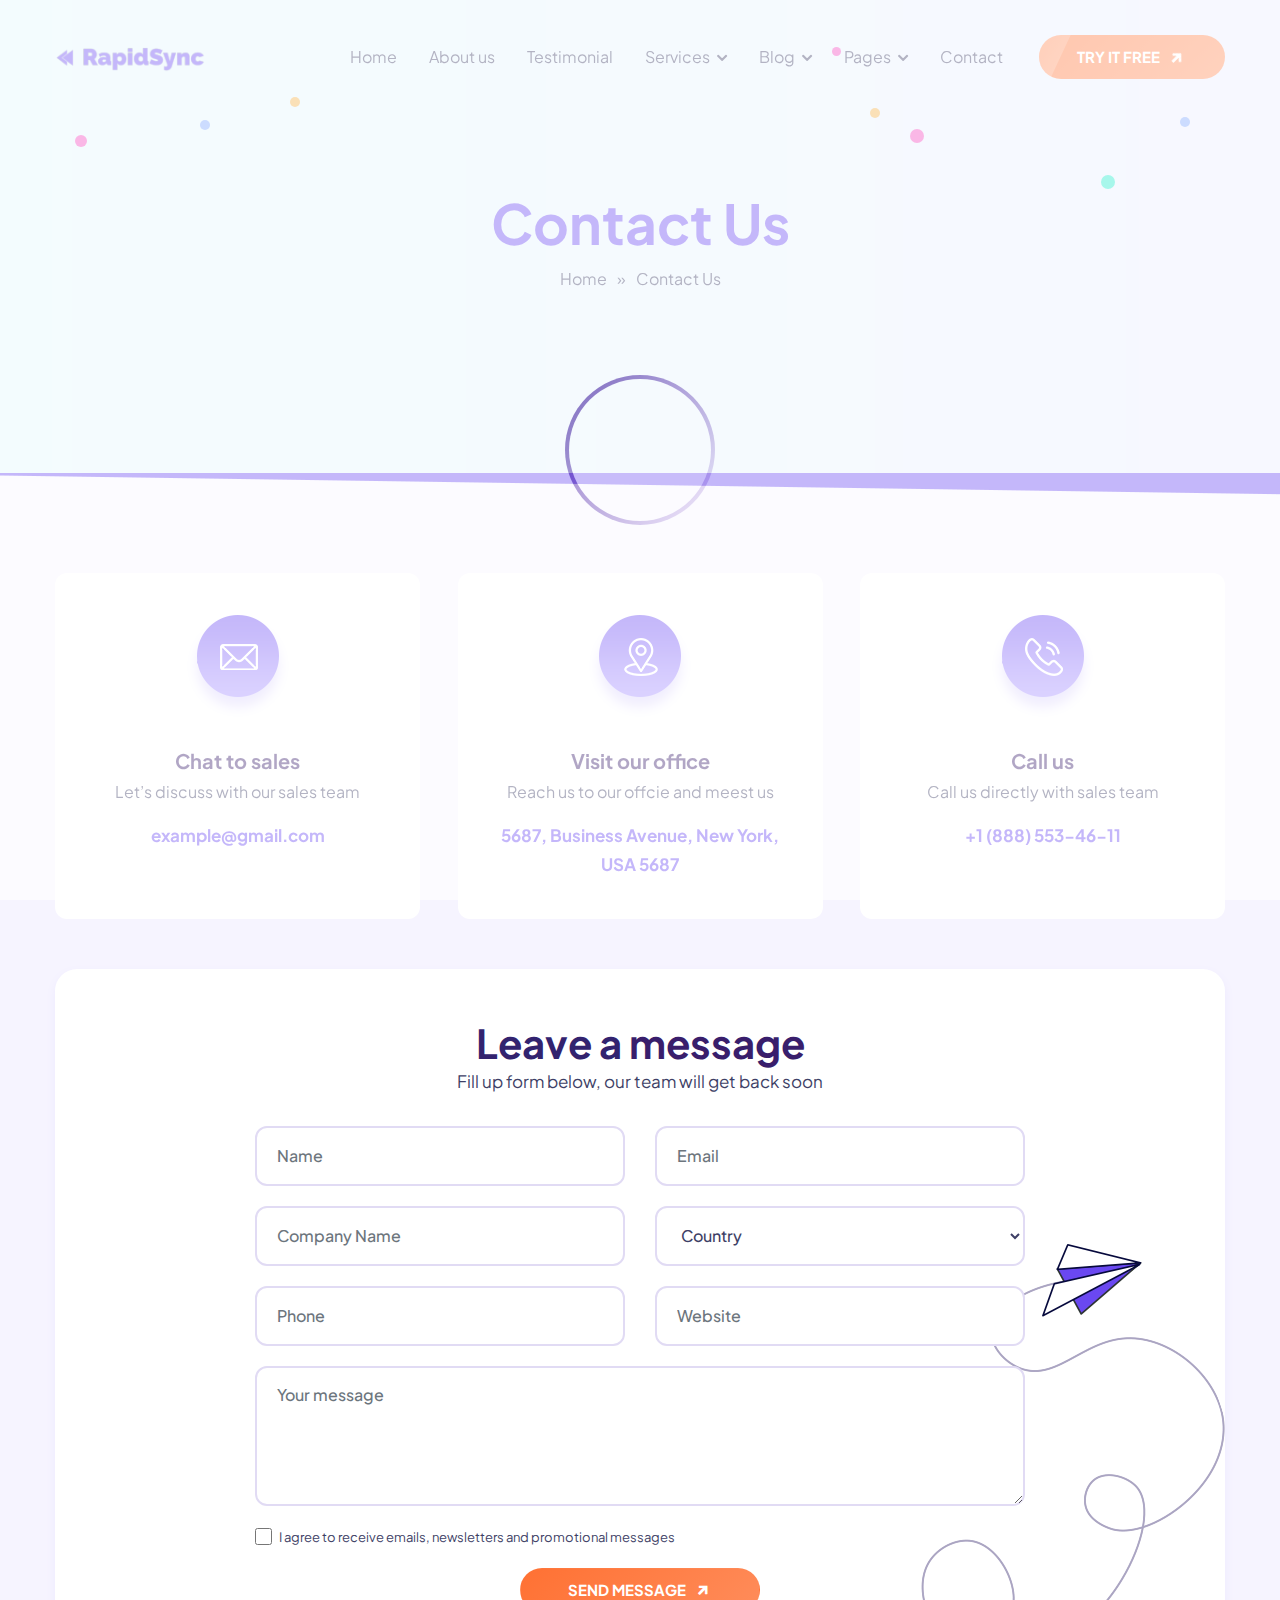
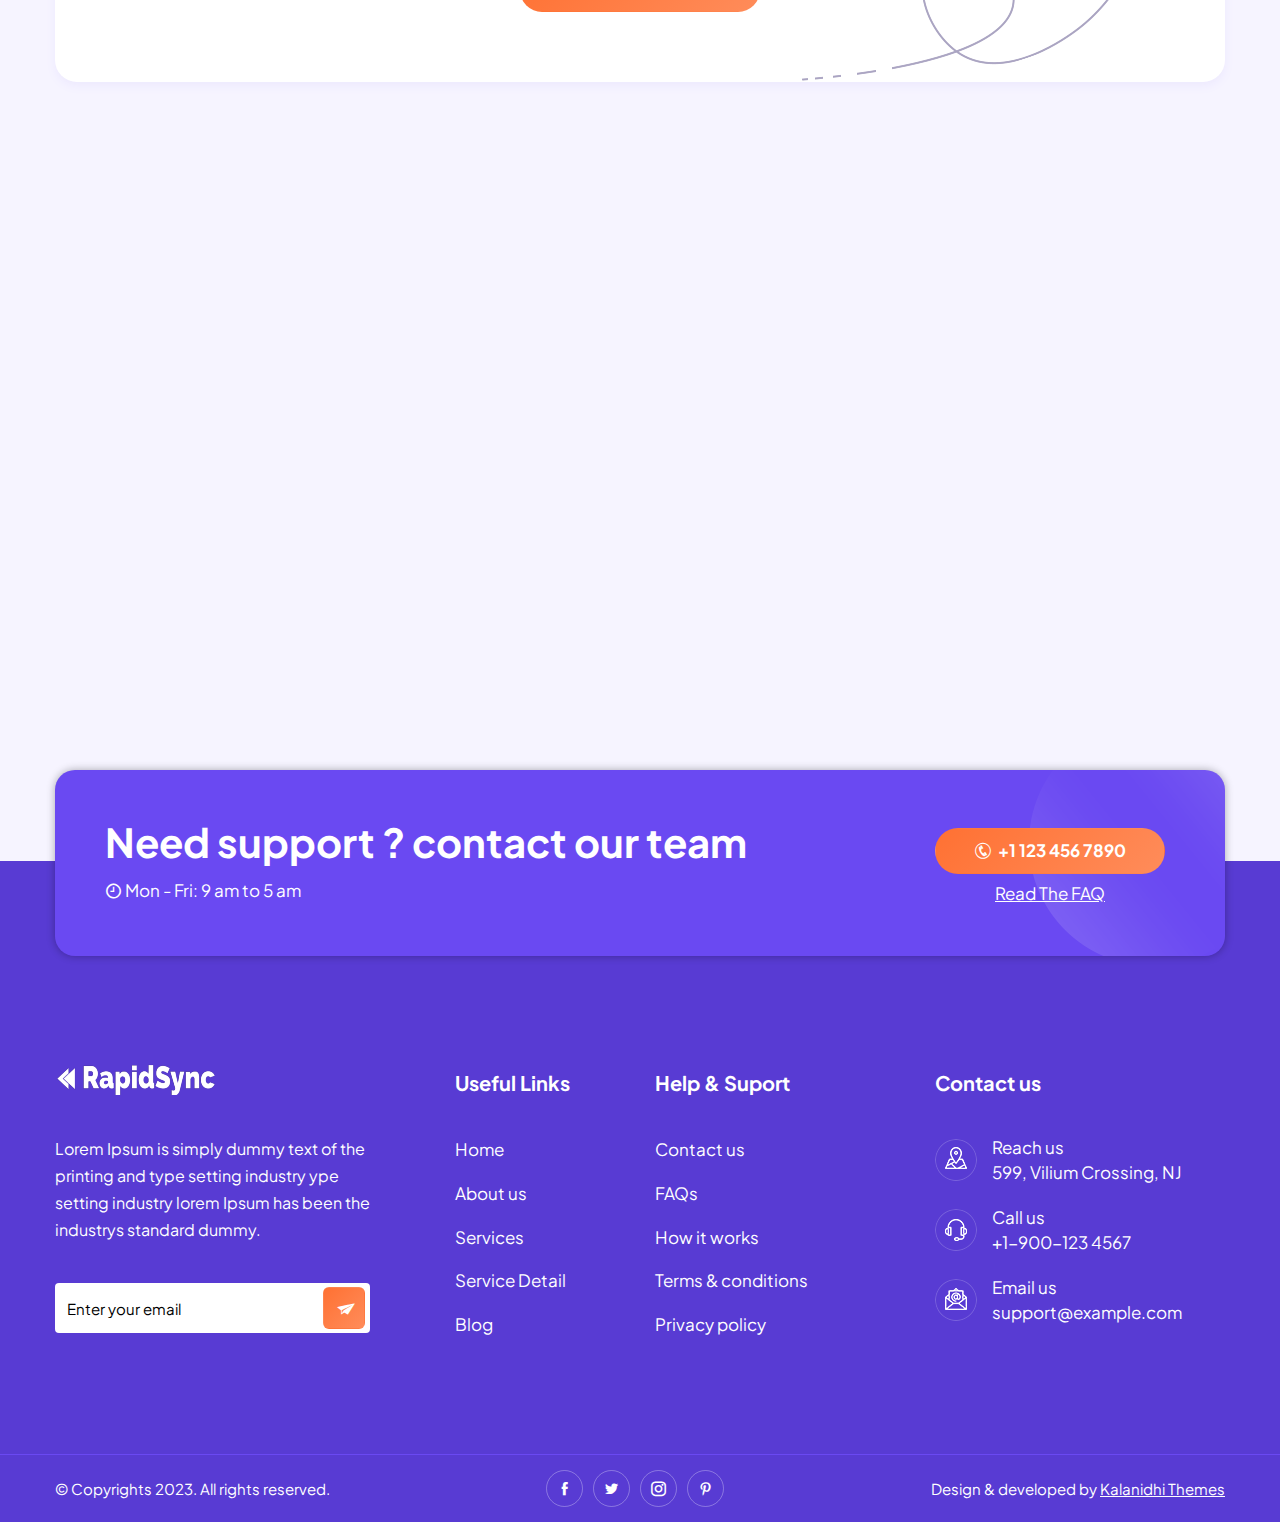
<file: contact-us.html>
<!DOCTYPE html>
<html lang="en">

<head>

  <meta charset="UTF-8">
  <meta http-equiv="X-UA-Compatible" content="IE=edge">
  <meta name="viewport" content="width=device-width, initial-scale=1.0">
  <title>Contact Us</title>

  <!-- icofont-css-link -->
  <link rel="stylesheet" href="css/icofont.min.css">
  <!-- Owl-Carosal-Style-link -->
  <link rel="stylesheet" href="css/animate.min.css">
  <!-- Owl-Carosal-Style-link -->
  <link rel="stylesheet" href="css/owl.carousel.min.css">
  <!-- Bootstrap-Style-link -->
  <link rel="stylesheet" href="css/bootstrap.min.css">
  <!-- Aos-Style-link -->
  <link rel="stylesheet" href="css/aos.css">
  <!-- Coustome-Style-link -->
  <link rel="stylesheet" href="css/style.css">
  <!-- Responsive-Style-link -->
  <link rel="stylesheet" href="css/responsive.css">
  <!-- Favicon -->
  <link rel="shortcut icon" href="images/favicon.png" type="image/x-icon">

</head>

<body class="inner_page">


  <!-- Page-wrapper-Start -->
  <div class="page_wrapper">

    <!-- Preloader -->
    <div id="preloader">
      <!-- <div id="loader"></div> -->
      <div class="circle-border">
        <div class="circle-core"></div>
      </div>
    </div>

    <!-- Top Banner Start-->
    <div class="inner_page_block white_option">

      <!-- Header Start -->
      <header class="fixed">
        <!-- container start -->
        <div class="container">
          <!-- navigation bar -->
          <nav class="navbar navbar-expand-lg">
            <a class="navbar-brand" href="index.html">
              <img src="images/new/logo_white.png" alt="image">
            </a>
            <button class="navbar-toggler" type="button" data-toggle="collapse" data-target="#navbarSupportedContent"
              aria-controls="navbarSupportedContent" aria-expanded="false" aria-label="Toggle navigation">
              <span class="navbar-toggler-icon">
                <!-- <i class="icofont-navigation-menu ico_menu"></i> -->
                <div class="toggle-wrap">
                  <span class="toggle-bar"></span>
                </div>
              </span>
            </button>

            <div class="collapse navbar-collapse" id="navbarSupportedContent">
              <ul class="navbar-nav ml-auto">
                <li class="nav-item active">
                  <a class="nav-link" href="index.html">Home</a>
                </li>
                <li class="nav-item">
                  <a class="nav-link" href="about-us.html">About us</a>
                </li>
                <li class="nav-item">
                  <a class="nav-link" href="testimonial.html">Testimonial</a>
                </li>
                <!-- secondery menu start -->
                <li class="nav-item has_dropdown">
                  <a class="nav-link" href="#">Services</a>
                  <span class="drp_btn"><i class="icofont-rounded-down"></i></span>
                  <div class="sub_menu">
                    <ul>
                      <li><a href="service-list-1.html">Service List 1</a></li>
                      <li><a href="service-list-2.html">Service List 2</a></li>
                      <li><a href="service-detail.html">Service Details</a></li>
                    </ul>
                  </div>
                </li>

                <li class="nav-item has_dropdown">
                  <a class="nav-link" href="#">Blog </a>
                  <span class="drp_btn"><i class="icofont-rounded-down"></i></span>
                  <div class="sub_menu">
                    <ul>
                      <li><a href="blog-list.html">Blog List</a></li>
                      <li><a href="blog-detail.html">Single Blog</a></li>
                    </ul>
                  </div>
                </li>

                <li class="nav-item has_dropdown">
                  <a class="nav-link" href="#">Pages </a>
                  <span class="drp_btn"><i class="icofont-rounded-down"></i></span>
                  <div class="sub_menu">
                    <ul>
                      <li><a href="pricing.html">Pricing </a></li>
                      <li><a href="sign-in.html">Sign In </a></li>
                      <li><a href="sign-up.html">Sign Up </a></li>
                      <li><a href="error.html">Error 404 </a></li>
                      <li><a href="faq.html">Faq </a></li>
                    </ul>
                  </div>
                </li>

                <!-- secondery menu end -->
                <li class="nav-item">
                  <a class="nav-link" href="#contact">Contact</a>
                </li>
                <li class="nav-item">
                  <a class="nav-link dark_btn" href="#getstarted">TRY IT FREE <i class="icofont-arrow-right"></i></a>
                </li>
              </ul>
            </div>
          </nav>
          <!-- navigation end -->
        </div>
        <!-- container end -->
      </header>

      <!-- Bread Crumb -->
      <div class="bread_crumb" data-aos="fade-in" data-aos-duration="2000" data-aos-delay="100">

        <div class="container">

          <!-- animated dots -->
          <div class="dotes_anim_bloack">
            <div class="dots dotes_1"></div>
            <div class="dots dotes_2"></div>
            <div class="dots dotes_3"></div>
            <div class="dots dotes_4"></div>
            <div class="dots dotes_5"></div>
            <div class="dots dotes_6"></div>
            <div class="dots dotes_7"></div>
            <div class="dots dotes_8"></div>
          </div>

          
          <div class="bred_text">
            <h1>Contact Us</h1>
            <ul>
              <li><a href="index.html">Home</a></li>
              <li><span>»</span></li>
              <li><a href="contact-us.html">Contact Us</a></li>
            </ul>
          </div>
        </div>
      </div>

    </div>
    <!-- Top Banner End-->

    <!-- contact list Start -->
    <section class="row_am contact_list_section">
      <div class="container">
        
        <div class="contact_list_inner" data-aos="fade-up" data-aos-duration="2000" data-aos-delay="100">
          <!-- card -->
          <div class="c_list_card">
            <div class="icons">
              <img src="images/new/mail.png" alt="image">
              <div class="dot_block">
                <span class="dot_anim"></span>
                <span class="dot_anim"></span>
                <span class="dot_anim"></span>
              </div>
            </div>
            <div class="inner_text">
              <h3>Chat to sales</h3>
              <p>Let’s discuss with our sales team
              </p>
              <a href="mailto:support@example.com" class="text_btn">example@gmail.com</a>
            </div>
          </div>
          <!-- card -->
          <div class="c_list_card">
            <div class="icons">
              <img src="images/new/location.png" alt="image">
              <div class="dot_block">
                <span class="dot_anim"></span>
                <span class="dot_anim"></span>
                <span class="dot_anim"></span>
              </div>
            </div>
            <div class="inner_text">
              <h3>Visit our office</h3>
              <p>Reach us to our offcie and meest us
              </p>
              <a href="#" class="text_btn">5687, Business Avenue, New York, USA 5687 </a>
            </div>
          </div>
          <!-- card -->
          <div class="c_list_card">
            <div class="icons">
              <img src="images/new/phone.png" alt="image">
              <div class="dot_block">
                <span class="dot_anim"></span>
                <span class="dot_anim"></span>
                <span class="dot_anim"></span>
              </div>
            </div>
            <div class="inner_text">
              <h3>Call us</h3>
              <p>Call us directly with sales team
              </p>
              <a href="tel:+1-900-1234567" class="text_btn">+1 (888) 553-46-11</a>
            </div>
          </div>
        </div>

      </div>
    </section>
    <!-- contact list End -->

    <!-- Contact Us form Start -->
    <section class="contact_form_section" id="contact-form">
      <div class="container">
          <div class="contact_inner">
              <div class="contact_form">
                <div class="section_title">
                    <h2>Leave a <span>message</span></h2>
                    <p>Fill up form below, our team will get back soon</p>
                </div>
                  <form action="submit">
                  	<div class="row">
                    	<div class="col-md-6">
		                    <div class="form-group">
		                        <input type="text" placeholder="Name" class="form-control">
		                    </div>
		                </div>
		                <div class="col-md-6">
		                    <div class="form-group">
		                        <input type="email" placeholder="Email" class="form-control">
		                    </div>
		                </div>
                	</div>

                	<div class="row">
                		<div class="col-md-6">
		                    <div class="form-group">
		                        <input type="text" placeholder="Company Name" class="form-control">
		                    </div>
		                </div>

		                <div class="col-md-6">
		                    <div class="form-group">
		                        <select class="form-control">
		                          <option value="">Country</option>
		                        </select>
		                    </div>
		                </div>
                	</div>

                	<div class="row">
                		<div class="col-md-6">
		                    <div class="form-group">
		                        <input type="text" placeholder="Phone" class="form-control">
		                    </div>
		                </div>
		                <div class="col-md-6">
		                    <div class="form-group">
		                        <input type="text" placeholder="Website" class="form-control">
		                    </div>
		                </div>
		            </div>

                    <div class="form-group">
                        <textarea class="form-control" placeholder="Your message"></textarea>
                    </div>

                    <div class="form-group term_check">
                      <input type="checkbox" id="term">
                      <label for="term">I agree to receive emails, newsletters and promotional messages</label>
                    </div>

                    <div class="form-group ">
                  		<button class="btn btn_main" type="submit">SEND MESSAGE <i class="icofont-arrow-right"></i></button>
                	</div>

                  </form>

                  <div class="form-graphic">
                  	<img src="images/new/paperplane.png" alt="image">
                  </div>
              </div>
              
              
          </div>
      </div>
    </section>
    <!-- Contact Us form End -->

    <!-- Map Section Start -->
    <section class="row_am map_section">
      <div class="container">
          <div class="map_inner">
            <iframe src="https://www.google.com/maps/embed?pb=!1m18!1m12!1m3!1d387190.2799160891!2d-74.25987584510595!3d40.69767006338158!2m3!1f0!2f0!3f0!3m2!1i1024!2i768!4f13.1!3m3!1m2!1s0x89c24fa5d33f083b%3A0xc80b8f06e177fe62!2sNew%20York%2C%20NY%2C%20USA!5e0!3m2!1sen!2sin!4v1664399300741!5m2!1sen!2sin" style="border:0; width: 100%; height: 510px;" allowfullscreen="" loading="lazy" referrerpolicy="no-referrer-when-downgrade"></iframe>
          </div>
      </div>
    </section>
    <!-- Map Section End -->

    <!-- Need support Section Start -->
    <section class="need_section">
      <div class="need_section_inner">
        <div class="container">
          <div class="need_block">
            <div class="need_text">
              <div class="section_title">
                <h2>Need support ? contact our team</h2>
                <p><i class="icofont-clock-time"></i> Mon - Fri: 9 am to 5 am</p>
              </div>
            </div>
            <div class="need_action">
              <a href="tel:1234567899" class="btn"><i class="icofont-phone-circle"></i> +1 123 456 7890</a>
              <a href="#faqBlock" class="faq_btn">Read The FAQ </a>
            </div>
          </div>
        </div>
      </div>
    </section>
    <!-- Need support Section End -->


    <!-- Footer-Section start -->
    <footer>
      <div class="top_footer" id="contact">

        <div class="container">
          <!-- vertical line animation -->
          <div class="anim_line dark_bg">
            <span><img src="images/anim_line_2.png" alt="anim_line"></span>
            <span><img src="images/anim_line_2.png" alt="anim_line"></span>
            <span><img src="images/anim_line_2.png" alt="anim_line"></span>
            <span><img src="images/anim_line_2.png" alt="anim_line"></span>
            <span><img src="images/anim_line_2.png" alt="anim_line"></span>
            <span><img src="images/anim_line_2.png" alt="anim_line"></span>
            <span><img src="images/anim_line_2.png" alt="anim_line"></span>
            <span><img src="images/anim_line_2.png" alt="anim_line"></span>
            <span><img src="images/anim_line_2.png" alt="anim_line"></span>
          </div>
      </div>

        <!-- container start -->
        <div class="container">
          <!-- row start -->
          <div class="row">
            <!-- footer link 1 -->
            <div class="col-lg-4 col-md-6 col-12">
              <div class="abt_side">
                <div class="logo"> <img src="images/new/Logo.png" alt="image"></div>
                <p>Lorem Ipsum is simply dummy text of the printing and type setting industry ype setting industry lorem
                  Ipsum has been the industrys standard dummy. </p>
                <div class="news_letter_block">
                  <form action="submit">
                    <div class="form-group">
                      <input type="email" placeholder="Enter your email" class="form-control">
                      <button class="btn"><i class="icofont-paper-plane"></i></button>
                    </div>
                  </form>
                </div>
              </div>
            </div>

            <!-- footer link 2 -->
            <div class="col-lg-2 col-md-6 col-12">
              <div class="links">
                <h3>Useful Links</h3>
                <ul>
                  <li><a href="index.html">Home</a></li>
                  <li><a href="about-us.html">About us</a></li>
                  <li><a href="service-list-1.html">Services</a></li>
                  <li><a href="service-detail.html">Service Detail</a></li>
                  <li><a href="blog-list.html">Blog</a></li>
                </ul>
              </div>
            </div>

            <!-- footer link 3 -->
            <div class="col-lg-3 col-md-6 col-12">
              <div class="links">
                <h3>Help & Suport</h3>
                <ul>
                  <li><a href="contact-us.html">Contact us</a></li>
                  <li><a href="faq.html">FAQs</a></li>
                  <li><a href="#">How it works</a></li>
                  <li><a href="#">Terms & conditions</a></li>
                  <li><a href="#">Privacy policy</a></li>
                </ul>
              </div>
            </div>

            <!-- footer link 4 -->
            <div class="col-lg-3 col-md-6 col-12">
              <div class="try_out">
                <h3>Contact us</h3>
                <ul>
                  <li>
                    <span class="icon">
                      <img src="images/new/contact_01.png" alt="image">
                    </span>
                    <div class="text">
                      <p>Reach us <br> 599, Vilium Crossing, NJ</p>
                    </div>
                  </li>
                  <li>
                    <span class="icon">
                      <img src="images/new/contact_02.png" alt="image">
                    </span>
                    <div class="text">
                      <p>Call us <a href="tel:+1-900-1234567">+1-900-123 4567</a></p>
                    </div>
                  </li>
                  <li>
                    <span class="icon">
                      <img src="images/new/contact_03.png" alt="image">
                    </span>
                    <div class="text">
                      <p>Email us <a href="mailto:support@example.com">support@example.com</a></p>
                    </div>
                  </li>
                </ul>
              </div>
            </div>
          </div>
          <!-- row end -->
        </div>
        <!-- container end -->
      </div>

      <!-- last footer -->
      <div class="bottom_footer">
        <!-- container start -->
        <div class="container">
          <!-- row start -->
          <div class="row">
            <div class="col-md-4">
              <p>© Copyrights 2023. All rights reserved.</p>
            </div>
            <div class="col-md-4">
              <ul class="social_media">
                <li><a href="#"><i class="icofont-facebook"></i></a></li>
                <li><a href="#"><i class="icofont-twitter"></i></a></li>
                <li><a href="#"><i class="icofont-instagram"></i></a></li>
                <li><a href="#"><i class="icofont-pinterest"></i></a></li>
              </ul>
            </div>
            <div class="col-md-4">
              <p class="developer_text">Design & developed by <a href="https://themeforest.net/user/kalanidhithemes" target="blank">Kalanidhi Themes</a></p>
            </div>
          </div>
          <!-- row end -->
        </div>
        <!-- container end -->
      </div>

      <!-- go top button -->
      <div class="go_top" id="Gotop">
        <span><i class="icofont-arrow-up"></i></span>
      </div>
    </footer>
    <!-- Footer-Section end -->

  </div>
  <!-- Page-wrapper-End -->

  <!-- Jquery-js-Link -->
  <script src="js/jquery.js"></script>
  <!-- owl-js-Link -->
  <script src="js/owl.carousel.min.js"></script>
  <!-- bootstrap-js-Link -->
  <script src="js/bootstrap.min.js"></script>
  <!-- aos-js-Link -->
  <script src="js/aos.js"></script>
  <!-- main-js-Link -->
  <script src="js/main.js"></script>


</body>

</html>
</file>
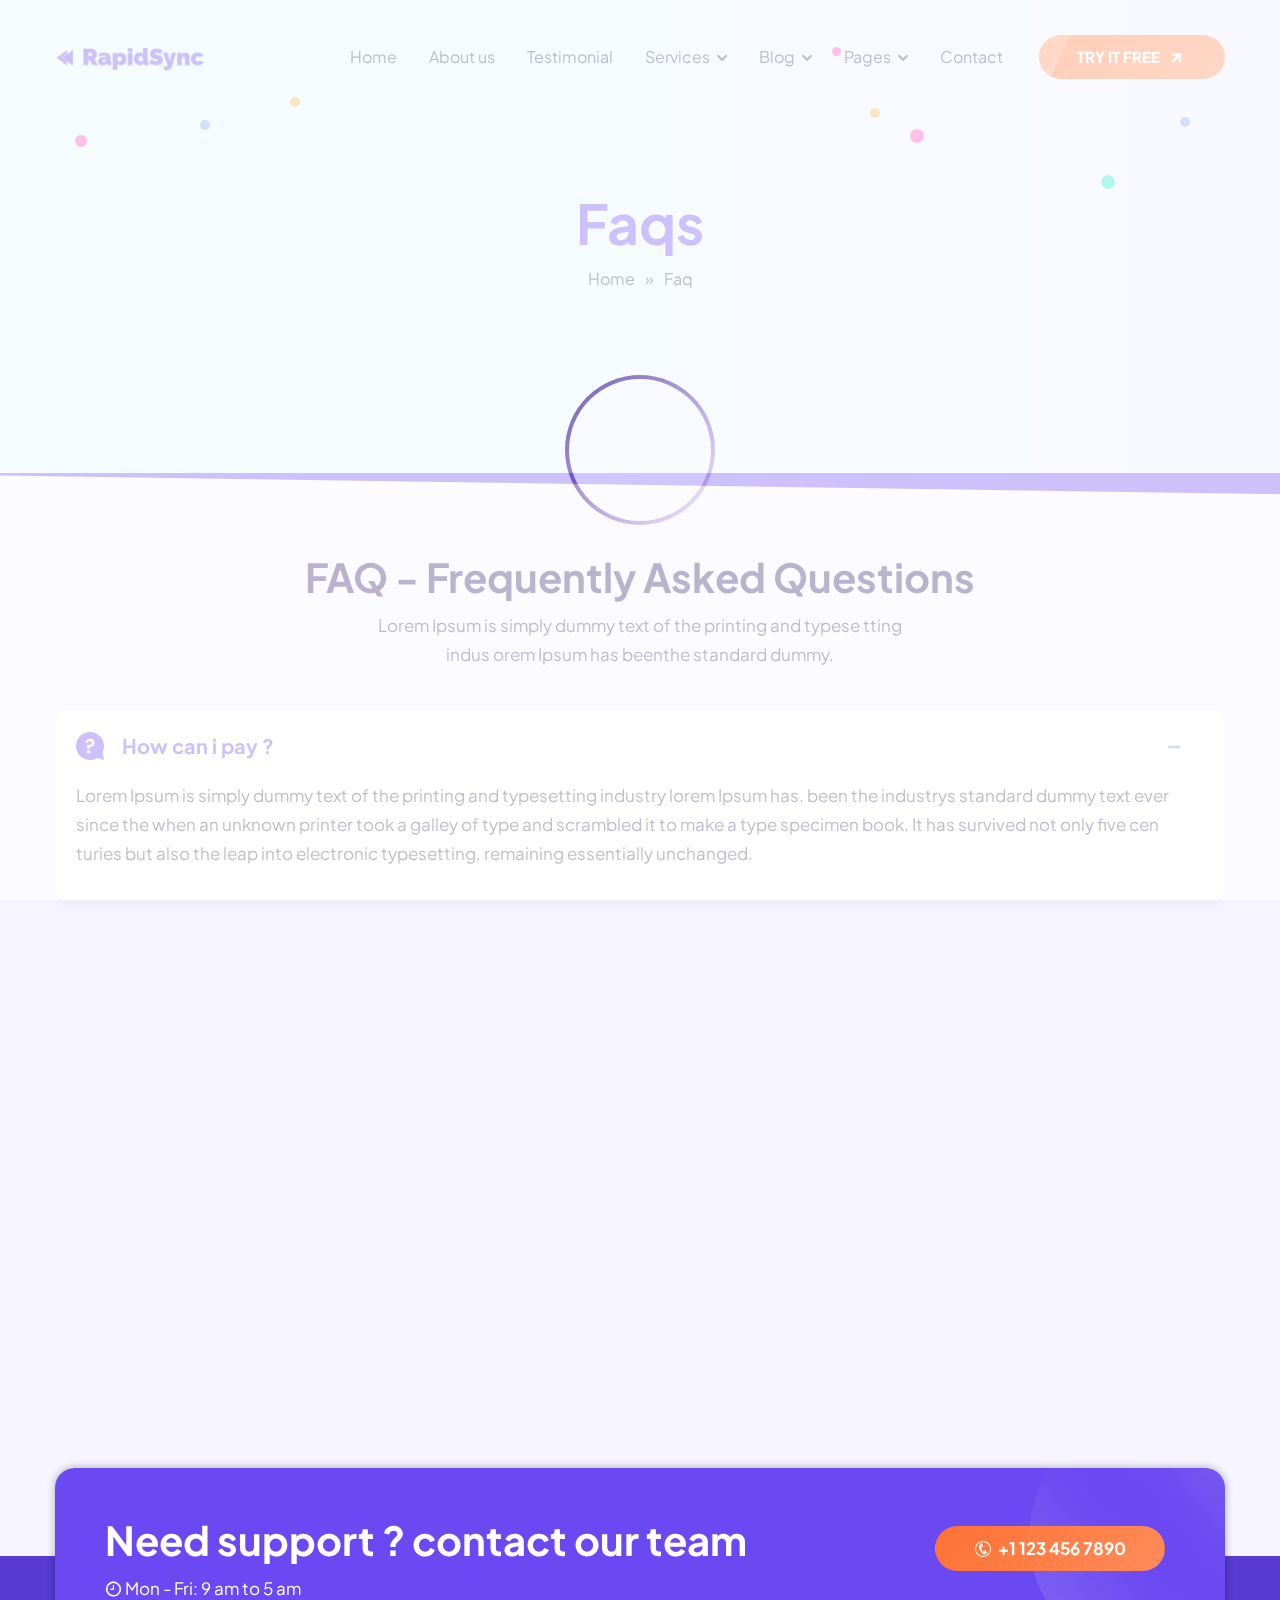
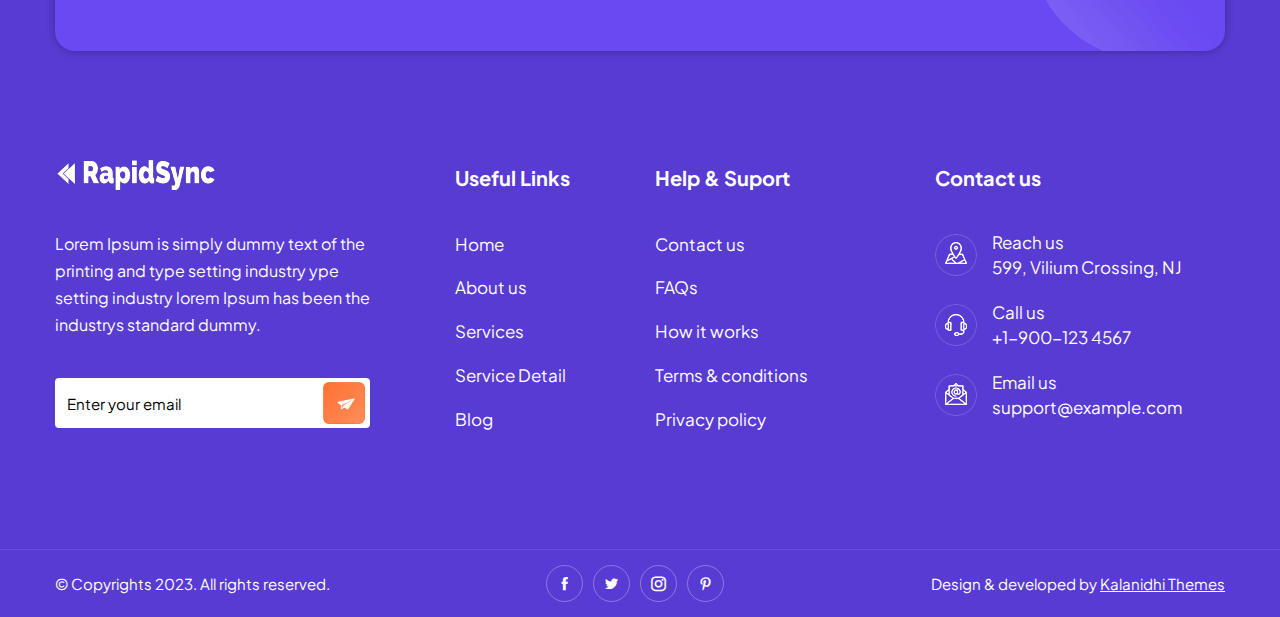
<file: faq.html>
<!DOCTYPE html>
<html lang="en">

<head>

  <meta charset="UTF-8">
  <meta http-equiv="X-UA-Compatible" content="IE=edge">
  <meta name="viewport" content="width=device-width, initial-scale=1.0">
  <title>FAQs</title>

  <!-- icofont-css-link -->
  <link rel="stylesheet" href="css/icofont.min.css">
  <!-- Owl-Carosal-Style-link -->
  <link rel="stylesheet" href="css/animate.min.css">
  <!-- Owl-Carosal-Style-link -->
  <link rel="stylesheet" href="css/owl.carousel.min.css">
  <!-- Bootstrap-Style-link -->
  <link rel="stylesheet" href="css/bootstrap.min.css">
  <!-- Aos-Style-link -->
  <link rel="stylesheet" href="css/aos.css">
  <!-- Coustome-Style-link -->
  <link rel="stylesheet" href="css/style.css">
  <!-- Responsive-Style-link -->
  <link rel="stylesheet" href="css/responsive.css">
  <!-- Favicon -->
  <link rel="shortcut icon" href="images/favicon.png" type="image/x-icon">

</head>

<body class="inner_page">


  <!-- Page-wrapper-Start -->
  <div class="page_wrapper">

    <!-- Preloader -->
    <div id="preloader">
      <!-- <div id="loader"></div> -->
      <div class="circle-border">
        <div class="circle-core"></div>
      </div>
    </div>

    <!-- Top Banner Start-->
    <div class="inner_page_block white_option">

      <!-- Header Start -->
      <header class="fixed">
        <!-- container start -->
        <div class="container">
          <!-- navigation bar -->
          <nav class="navbar navbar-expand-lg">
            <a class="navbar-brand" href="index.html">
              <img src="images/new/logo_white.png" alt="image">
            </a>
            <button class="navbar-toggler" type="button" data-toggle="collapse" data-target="#navbarSupportedContent"
              aria-controls="navbarSupportedContent" aria-expanded="false" aria-label="Toggle navigation">
              <span class="navbar-toggler-icon">
                <!-- <i class="icofont-navigation-menu ico_menu"></i> -->
                <div class="toggle-wrap">
                  <span class="toggle-bar"></span>
                </div>
              </span>
            </button>

            <div class="collapse navbar-collapse" id="navbarSupportedContent">
              <ul class="navbar-nav ml-auto">
                <li class="nav-item active">
                  <a class="nav-link" href="index.html">Home</a>
                </li>
                <li class="nav-item">
                  <a class="nav-link" href="about-us.html">About us</a>
                </li>
                <li class="nav-item">
                  <a class="nav-link" href="testimonial.html">Testimonial</a>
                </li>
                <!-- secondery menu start -->
                <li class="nav-item has_dropdown">
                  <a class="nav-link" href="#">Services</a>
                  <span class="drp_btn"><i class="icofont-rounded-down"></i></span>
                  <div class="sub_menu">
                    <ul>
                      <li><a href="service-list-1.html">Service List 1</a></li>
                      <li><a href="service-list-2.html">Service List 2</a></li>
                      <li><a href="service-detail.html">Service Details</a></li>
                    </ul>
                  </div>
                </li>

                <li class="nav-item has_dropdown">
                  <a class="nav-link" href="#">Blog </a>
                  <span class="drp_btn"><i class="icofont-rounded-down"></i></span>
                  <div class="sub_menu">
                    <ul>
                      <li><a href="blog-list.html">Blog List</a></li>
                      <li><a href="blog-detail.html">Single Blog</a></li>
                    </ul>
                  </div>
                </li>

                <li class="nav-item has_dropdown">
                  <a class="nav-link" href="#">Pages </a>
                  <span class="drp_btn"><i class="icofont-rounded-down"></i></span>
                  <div class="sub_menu">
                    <ul>
                      <li><a href="pricing.html">Pricing </a></li>
                      <li><a href="sign-in.html">Sign In </a></li>
                      <li><a href="sign-up.html">Sign Up </a></li>
                      <li><a href="error.html">Error 404 </a></li>
                      <li><a href="faq.html">Faq </a></li>
                    </ul>
                  </div>
                </li>

                <!-- secondery menu end -->
                <li class="nav-item">
                  <a class="nav-link" href="contact-us.html">Contact</a>
                </li>
                <li class="nav-item">
                  <a class="nav-link dark_btn" href="contact-us.html">TRY IT FREE <i class="icofont-arrow-right"></i></a>
                </li>
              </ul>
            </div>
          </nav>
          <!-- navigation end -->
        </div>
        <!-- container end -->
      </header>

      <!-- Bread Crumb -->
      <div class="bread_crumb" data-aos="fade-in" data-aos-duration="2000" data-aos-delay="100">

          
        <div class="container">

          <!-- animated dots -->
          <div class="dotes_anim_bloack">
            <div class="dots dotes_1"></div>
            <div class="dots dotes_2"></div>
            <div class="dots dotes_3"></div>
            <div class="dots dotes_4"></div>
            <div class="dots dotes_5"></div>
            <div class="dots dotes_6"></div>
            <div class="dots dotes_7"></div>
            <div class="dots dotes_8"></div>
          </div>

          
          <div class="bred_text">
            <h1>Faqs</h1>
            <ul>
              <li><a href="index.html">Home</a></li>
              <li><span>»</span></li>
              <li><a href="faq.html">Faq</a></li>
            </ul>
          </div>
        </div>
      </div>

    </div>
    <!-- Top Banner End-->

    <!-- FAQ-Section start -->
    <section id="faqBlock" class="row_am faq_section">
      <!-- container start -->
      <div class="container">
        <div class="section_title" data-aos="fade-up" data-aos-duration="1500" data-aos-delay="300">
          <!-- h2 -->
          <h2><span>FAQ</span> - Frequently Asked Questions</h2>
          <!-- p -->
          <p>Lorem Ipsum is simply dummy text of the printing and typese tting <br> indus orem Ipsum has beenthe
            standard dummy.</p>
        </div>
        <!-- faq data -->
        <div class="faq_panel">
          <div class="accordion" id="accordionExample">
            <div class="card" data-aos="fade-up" data-aos-duration="1500">
              <div class="card-header" id="headingOne">
                <h2 class="mb-0">
                  <button type="button" class="btn btn-link active" data-toggle="collapse" data-target="#collapseOne">
                    <i class="icon_faq icofont-plus"></i> How can i pay ?</button>
                </h2>
              </div>
              <div id="collapseOne" class="collapse show" aria-labelledby="headingOne" data-parent="#accordionExample">
                <div class="card-body">
                  <p>Lorem Ipsum is simply dummy text of the printing and typesetting industry lorem Ipsum has. been the
                    industrys standard dummy text ever since the when an unknown printer took a galley of type and
                    scrambled it to make a type specimen book. It has survived not only five cen turies but also the
                    leap into electronic typesetting, remaining essentially unchanged.</p>
                </div>
              </div>
            </div>
            <div class="card" data-aos="fade-up" data-aos-duration="1500">
              <div class="card-header" id="headingTwo">
                <h2 class="mb-0">
                  <button type="button" class="btn btn-link collapsed" data-toggle="collapse"
                    data-target="#collapseTwo"><i class="icon_faq icofont-plus"></i> How to setup account ?</button>
                </h2>
              </div>
              <div id="collapseTwo" class="collapse" aria-labelledby="headingTwo" data-parent="#accordionExample">
                <div class="card-body">
                  <p>Lorem Ipsum is simply dummy text of the printing and typesetting industry lorem Ipsum has. been the
                    industrys standard dummy text ever since the when an unknown printer took a galley of type and
                    scrambled it to make a type specimen book. It has survived not only five cen turies but also the
                    leap into electronic typesetting, remaining essentially unchanged.</p>
                </div>
              </div>
            </div>
            <div class="card" data-aos="fade-up" data-aos-duration="1500">
              <div class="card-header" id="headingThree">
                <h2 class="mb-0">
                  <button type="button" class="btn btn-link collapsed" data-toggle="collapse"
                    data-target="#collapseThree"><i class="icon_faq icofont-plus"></i>What is process to get refund
                    ?</button>
                </h2>
              </div>
              <div id="collapseThree" class="collapse" aria-labelledby="headingThree" data-parent="#accordionExample">
                <div class="card-body">
                  <p>Lorem Ipsum is simply dummy text of the printing and typesetting industry lorem Ipsum has. been the
                    industrys standard dummy text ever since the when an unknown printer took a galley of type and
                    scrambled it to make a type specimen book. It has survived not only five cen turies but also the
                    leap into electronic typesetting, remaining essentially unchanged.</p>
                </div>
              </div>
            </div>

            <div class="card" data-aos="fade-up" data-aos-duration="1500">
              <div class="card-header" id="headingFour">
                <h2 class="mb-0">
                  <button type="button" class="btn btn-link collapsed" data-toggle="collapse"
                    data-target="#collapseFour"><i class="icon_faq icofont-plus"></i>What is process to get refund
                    ?</button>
                </h2>
              </div>
              <div id="collapseFour" class="collapse" aria-labelledby="headingFour" data-parent="#accordionExample">
                <div class="card-body">
                  <p>Lorem Ipsum is simply dummy text of the printing and typesetting industry lorem Ipsum has. been the
                    industrys standard dummy text ever since the when an unknown printer took a galley of type and
                    scrambled it to make a type specimen book. It has survived not only five cen turies but also the
                    leap into electronic typesetting, remaining essentially unchanged.</p>
                </div>
              </div>
            </div>

            <div class="card" data-aos="fade-up" data-aos-duration="1500">
              <div class="card-header" id="headingFive">
                <h2 class="mb-0">
                  <button type="button" class="btn btn-link collapsed" data-toggle="collapse"
                    data-target="#collapseFive"><i class="icon_faq icofont-plus"></i>Lorem ipsum dollar summit
                    ?</button>
                </h2>
              </div>
              <div id="collapseFive" class="collapse" aria-labelledby="headingFive" data-parent="#accordionExample">
                <div class="card-body">
                  <p>Unknown printer took a galley of type and scrambled it to make a type specimen book. It has survived not only five cen turies but also the
                    leap into electronic typesetting, remaining essentially unchanged Lorem Ipsum is simply dummy text of the printing and typesetting industry lorem Ipsum has. been the industrys standard dummy text ever since the when an Lorem Ipsum is simply dummy text of the printing and types.</p>
                </div>
              </div>
            </div>

            <div class="card" data-aos="fade-up" data-aos-duration="1500">
              <div class="card-header" id="headingSix">
                <h2 class="mb-0">
                  <button type="button" class="btn btn-link collapsed" data-toggle="collapse"
                    data-target="#collapseSix"><i class="icon_faq icofont-plus"></i>Simply dummy text  ipsum dollar summit lorem 
                    ?</button>
                </h2>
              </div>
              <div id="collapseSix" class="collapse" aria-labelledby="headingSix" data-parent="#accordionExample">
                <div class="card-body">
                  <p>It has survived not only five cen turies but also the
                    leap into electronic typesetting, remaining essentially unchanged Lorem Ipsum is simply dummy text of the printing and typesetting industry lorem Ipsum has. been the industrys standard dummy text ever since the when an Lorem.</p>
                </div>
              </div>
            </div>




          </div>
        </div>
      </div>
      <!-- container end -->
    </section>
    <!-- FAQ-Section end -->


    <!-- Need support Section Start -->
    <section class="need_section">
      <div class="need_section_inner">
        <div class="container">
          <div class="need_block">
            <div class="need_text">
              <div class="section_title">
                <h2>Need support ? contact our team</h2>
                <p><i class="icofont-clock-time"></i> Mon - Fri: 9 am to 5 am</p>
              </div>
            </div>
            <div class="need_action">
              <a href="tel:1234567899" class="btn"><i class="icofont-phone-circle"></i> +1 123 456 7890</a>
            </div>
          </div>
        </div>
      </div>
    </section>
    <!-- Need support Section End -->


    <!-- Footer-Section start -->
    <footer>
      <div class="top_footer" id="contact">

        <div class="container">
          <!-- vertical line animation -->
          <div class="anim_line dark_bg">
            <span><img src="images/anim_line_2.png" alt="anim_line"></span>
            <span><img src="images/anim_line_2.png" alt="anim_line"></span>
            <span><img src="images/anim_line_2.png" alt="anim_line"></span>
            <span><img src="images/anim_line_2.png" alt="anim_line"></span>
            <span><img src="images/anim_line_2.png" alt="anim_line"></span>
            <span><img src="images/anim_line_2.png" alt="anim_line"></span>
            <span><img src="images/anim_line_2.png" alt="anim_line"></span>
            <span><img src="images/anim_line_2.png" alt="anim_line"></span>
            <span><img src="images/anim_line_2.png" alt="anim_line"></span>
          </div>
      </div>

        <!-- container start -->
        <div class="container">
          <!-- row start -->
          <div class="row">
            <!-- footer link 1 -->
            <div class="col-lg-4 col-md-6 col-12">
              <div class="abt_side">
                <div class="logo"> <img src="images/new/Logo.png" alt="image"></div>
                <p>Lorem Ipsum is simply dummy text of the printing and type setting industry ype setting industry lorem
                  Ipsum has been the industrys standard dummy. </p>
                <div class="news_letter_block">
                  <form action="submit">
                    <div class="form-group">
                      <input type="email" placeholder="Enter your email" class="form-control">
                      <button class="btn"><i class="icofont-paper-plane"></i></button>
                    </div>
                  </form>
                </div>
              </div>
            </div>

            <!-- footer link 2 -->
            <div class="col-lg-2 col-md-6 col-12">
              <div class="links">
                <h3>Useful Links</h3>
                <ul>
                  <li><a href="index.html">Home</a></li>
                  <li><a href="about-us.html">About us</a></li>
                  <li><a href="service-list-1.html">Services</a></li>
                  <li><a href="service-detail.html">Service Detail</a></li>
                  <li><a href="blog-list.html">Blog</a></li>
                </ul>
              </div>
            </div>

            <!-- footer link 3 -->
            <div class="col-lg-3 col-md-6 col-12">
              <div class="links">
                <h3>Help & Suport</h3>
                <ul>
                  <li><a href="contact-us.html">Contact us</a></li>
                  <li><a href="faq.html">FAQs</a></li>
                  <li><a href="#">How it works</a></li>
                  <li><a href="#">Terms & conditions</a></li>
                  <li><a href="#">Privacy policy</a></li>
                </ul>
              </div>
            </div>

            <!-- footer link 4 -->
            <div class="col-lg-3 col-md-6 col-12">
              <div class="try_out">
                <h3>Contact us</h3>
                <ul>
                  <li>
                    <span class="icon">
                      <img src="images/new/contact_01.png" alt="image">
                    </span>
                    <div class="text">
                      <p>Reach us <br> 599, Vilium Crossing, NJ</p>
                    </div>
                  </li>
                  <li>
                    <span class="icon">
                      <img src="images/new/contact_02.png" alt="image">
                    </span>
                    <div class="text">
                      <p>Call us <a href="tel:+1-900-1234567">+1-900-123 4567</a></p>
                    </div>
                  </li>
                  <li>
                    <span class="icon">
                      <img src="images/new/contact_03.png" alt="image">
                    </span>
                    <div class="text">
                      <p>Email us <a href="mailto:support@example.com">support@example.com</a></p>
                    </div>
                  </li>
                </ul>
              </div>
            </div>
          </div>
          <!-- row end -->
        </div>
        <!-- container end -->
      </div>

      <!-- last footer -->
      <div class="bottom_footer">
        <!-- container start -->
        <div class="container">
          <!-- row start -->
          <div class="row">
            <div class="col-md-4">
              <p>© Copyrights 2023. All rights reserved.</p>
            </div>
            <div class="col-md-4">
              <ul class="social_media">
                <li><a href="#"><i class="icofont-facebook"></i></a></li>
                <li><a href="#"><i class="icofont-twitter"></i></a></li>
                <li><a href="#"><i class="icofont-instagram"></i></a></li>
                <li><a href="#"><i class="icofont-pinterest"></i></a></li>
              </ul>
            </div>
            <div class="col-md-4">
              <p class="developer_text">Design & developed by <a href="https://themeforest.net/user/kalanidhithemes" target="blank">Kalanidhi Themes</a></p>
            </div>
          </div>
          <!-- row end -->
        </div>
        <!-- container end -->
      </div>

      <!-- go top button -->
      <div class="go_top" id="Gotop">
        <span><i class="icofont-arrow-up"></i></span>
      </div>
    </footer>
    <!-- Footer-Section end -->

  </div>
  <!-- Page-wrapper-End -->

  <!-- Jquery-js-Link -->
  <script src="js/jquery.js"></script>
  <!-- owl-js-Link -->
  <script src="js/owl.carousel.min.js"></script>
  <!-- bootstrap-js-Link -->
  <script src="js/bootstrap.min.js"></script>
  <!-- aos-js-Link -->
  <script src="js/aos.js"></script>
  <!-- main-js-Link -->
  <script src="js/main.js"></script>


</body>

</html>
</file>
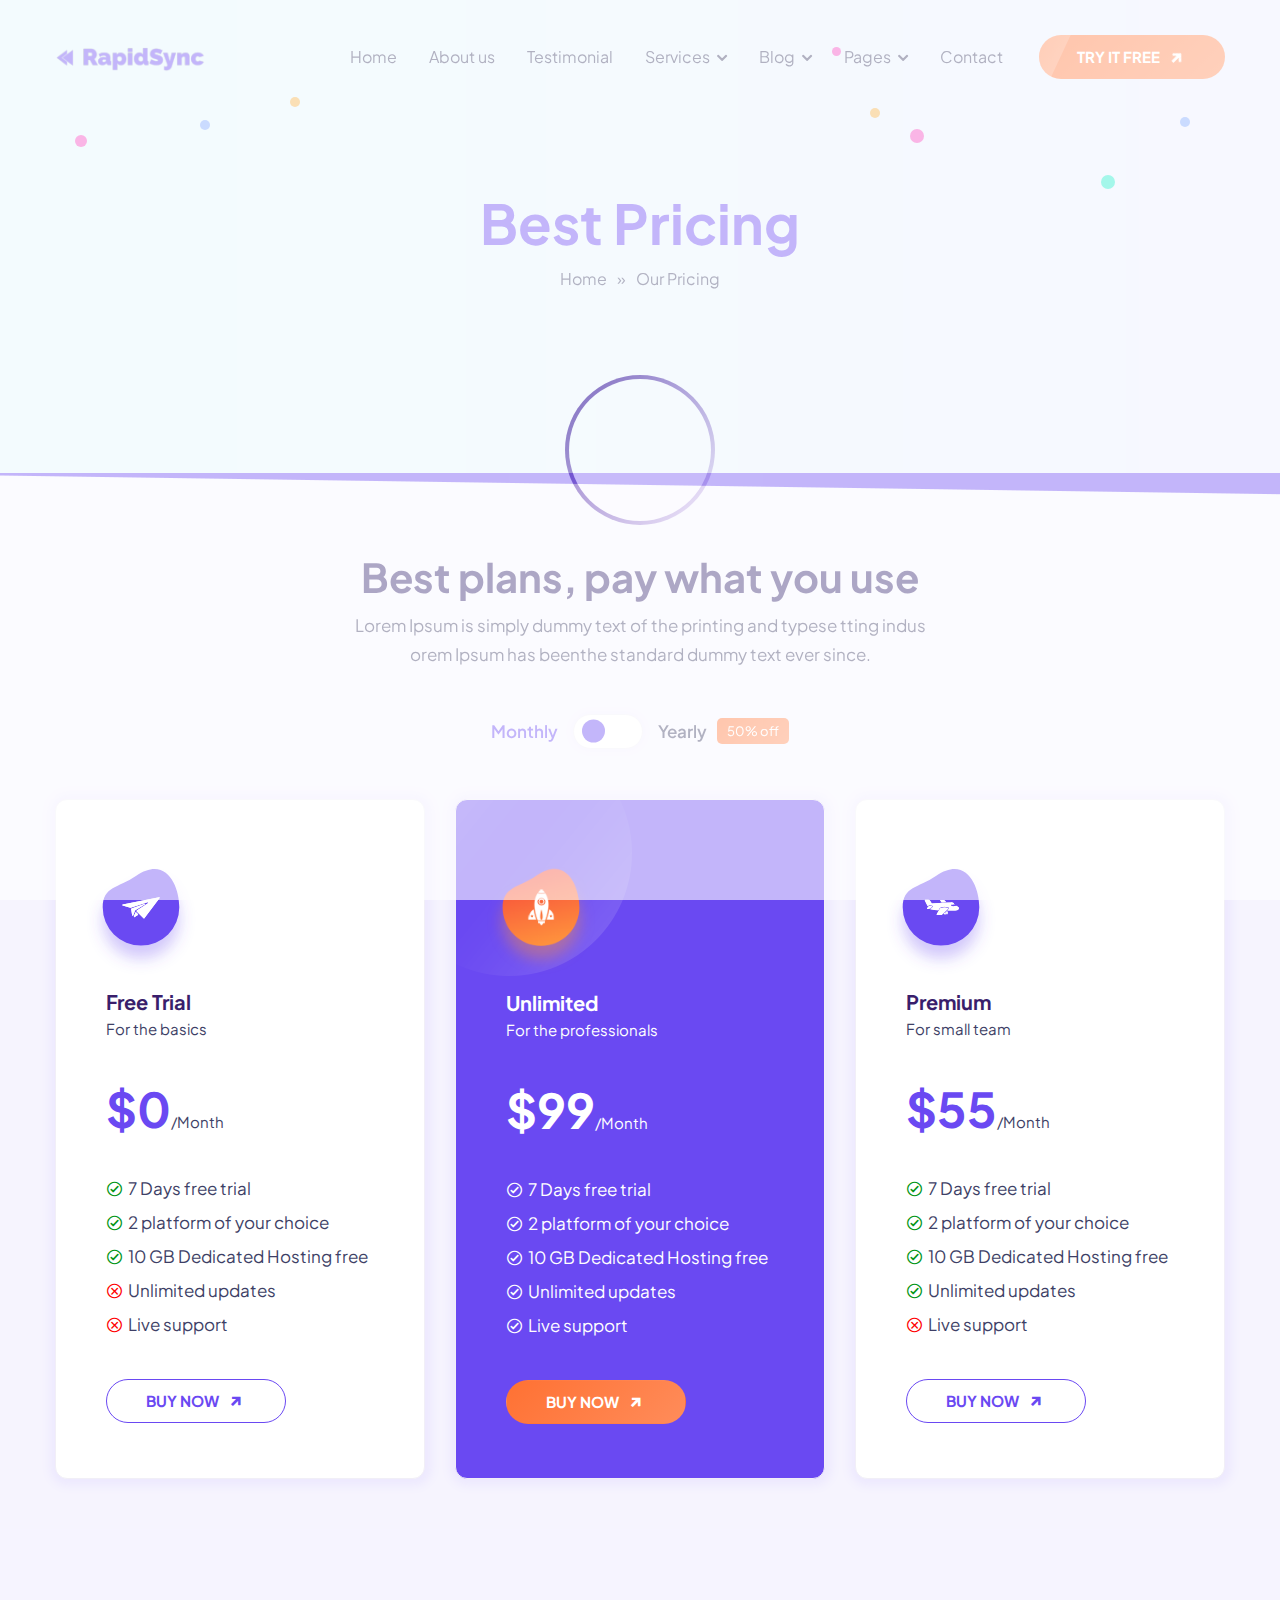
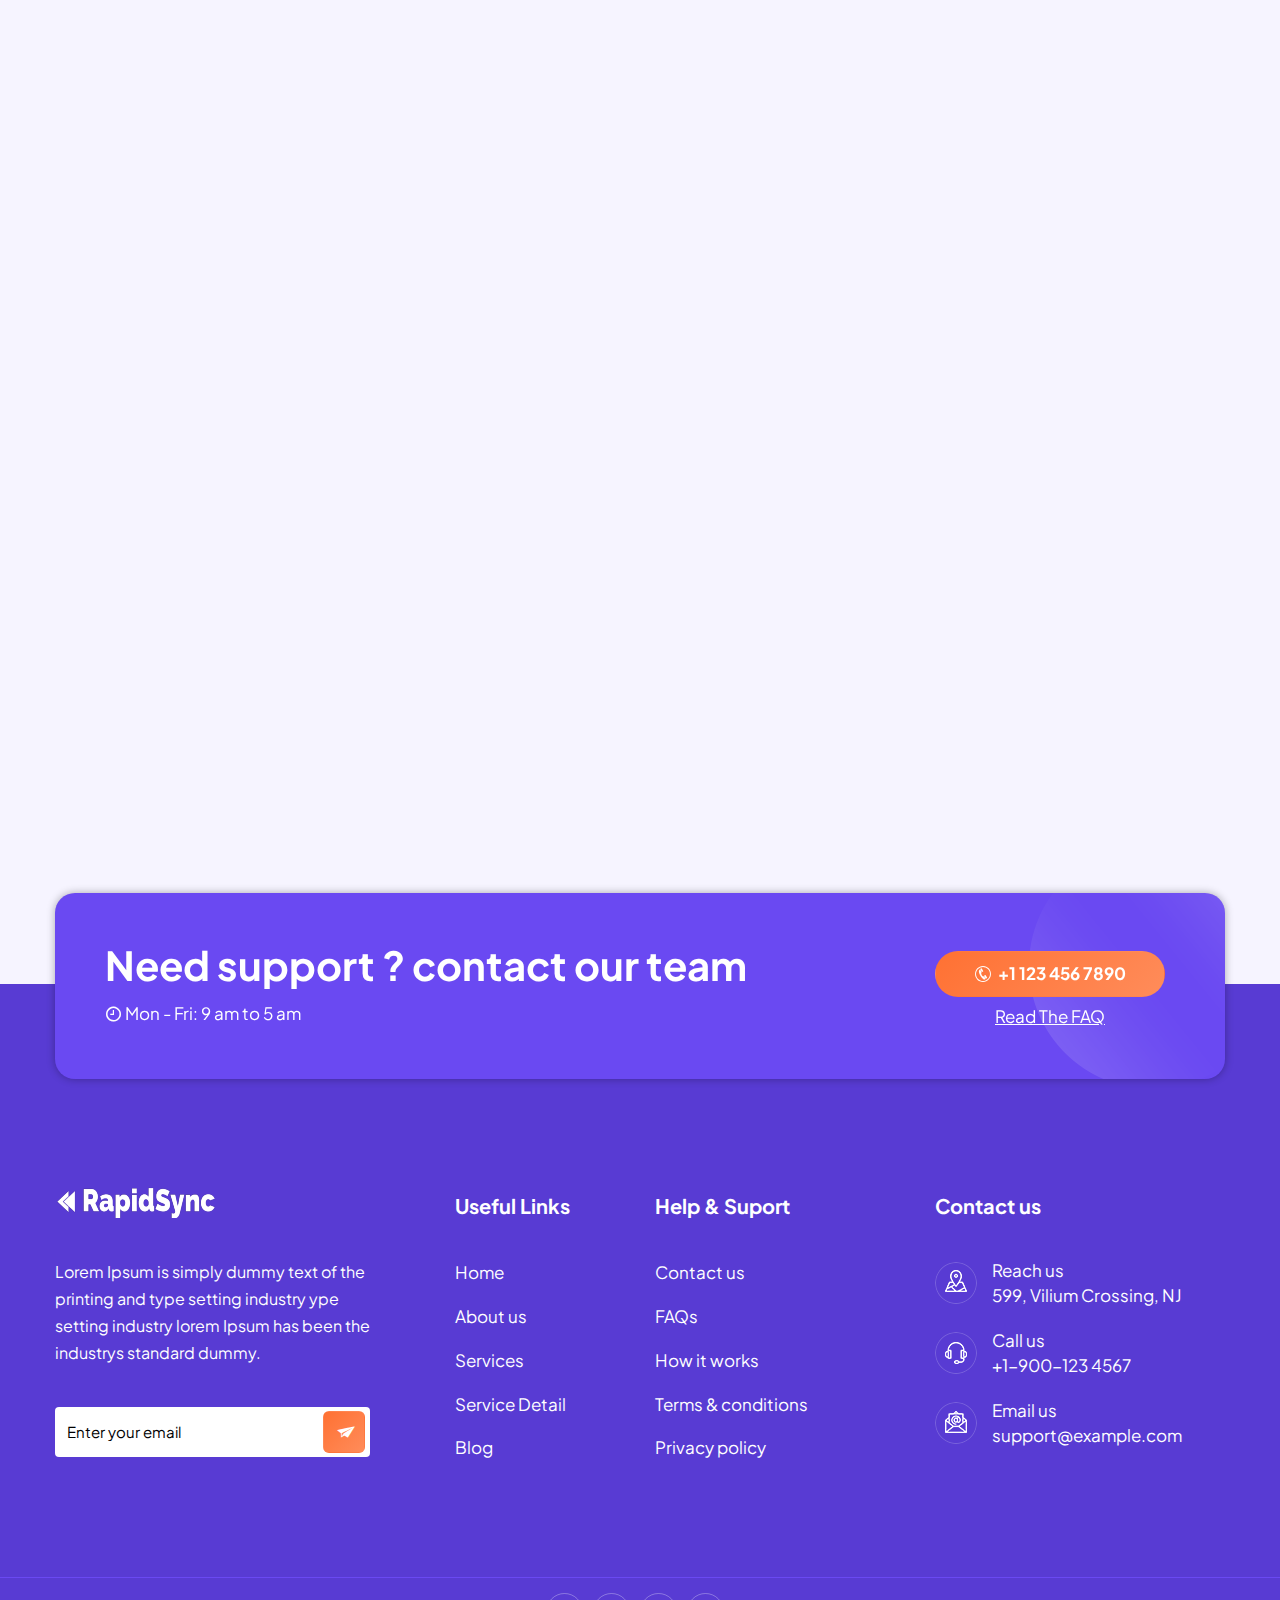
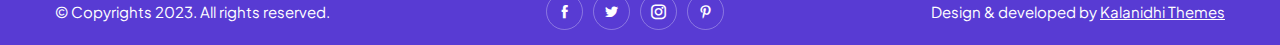
<file: pricing.html>
<!DOCTYPE html>
<html lang="en">

<head>

  <meta charset="UTF-8">
  <meta http-equiv="X-UA-Compatible" content="IE=edge">
  <meta name="viewport" content="width=device-width, initial-scale=1.0">
  <title>Pricing Tables</title>

  <!-- icofont-css-link -->
  <link rel="stylesheet" href="css/icofont.min.css">
  <!-- Owl-Carosal-Style-link -->
  <link rel="stylesheet" href="css/animate.min.css">
  <!-- Owl-Carosal-Style-link -->
  <link rel="stylesheet" href="css/owl.carousel.min.css">
  <!-- Bootstrap-Style-link -->
  <link rel="stylesheet" href="css/bootstrap.min.css">
  <!-- Aos-Style-link -->
  <link rel="stylesheet" href="css/aos.css">
  <!-- Coustome-Style-link -->
  <link rel="stylesheet" href="css/style.css">
  <!-- Responsive-Style-link -->
  <link rel="stylesheet" href="css/responsive.css">
  <!-- Favicon -->
  <link rel="shortcut icon" href="images/favicon.png" type="image/x-icon">

</head>

<body class="inner_page">


  <!-- Page-wrapper-Start -->
  <div class="page_wrapper">

    <!-- Preloader -->
    <div id="preloader">
      <!-- <div id="loader"></div> -->
      <div class="circle-border">
        <div class="circle-core"></div>
      </div>
    </div>

    <!-- Top Banner Start-->
    <div class="inner_page_block white_option">

      <!-- Header Start -->
      <header class="fixed">
        <!-- container start -->
        <div class="container">
          <!-- navigation bar -->
          <nav class="navbar navbar-expand-lg">
            <a class="navbar-brand" href="index.html">
              <img src="images/new/logo_white.png" alt="image">
            </a>
            <button class="navbar-toggler" type="button" data-toggle="collapse" data-target="#navbarSupportedContent"
              aria-controls="navbarSupportedContent" aria-expanded="false" aria-label="Toggle navigation">
              <span class="navbar-toggler-icon">
                <!-- <i class="icofont-navigation-menu ico_menu"></i> -->
                <div class="toggle-wrap">
                  <span class="toggle-bar"></span>
                </div>
              </span>
            </button>

            <div class="collapse navbar-collapse" id="navbarSupportedContent">
              <ul class="navbar-nav ml-auto">
                <li class="nav-item active">
                  <a class="nav-link" href="index.html">Home</a>
                </li>
                <li class="nav-item">
                  <a class="nav-link" href="about-us.html">About us</a>
                </li>
                <li class="nav-item">
                  <a class="nav-link" href="testimonial.html">Testimonial</a>
                </li>
                <!-- secondery menu start -->
                <li class="nav-item has_dropdown">
                  <a class="nav-link" href="#">Services</a>
                  <span class="drp_btn"><i class="icofont-rounded-down"></i></span>
                  <div class="sub_menu">
                    <ul>
                      <li><a href="service-list-1.html">Service List 1</a></li>
                      <li><a href="service-list-2.html">Service List 2</a></li>
                      <li><a href="service-detail.html">Service Details</a></li>
                    </ul>
                  </div>
                </li>

                <li class="nav-item has_dropdown">
                  <a class="nav-link" href="#">Blog </a>
                  <span class="drp_btn"><i class="icofont-rounded-down"></i></span>
                  <div class="sub_menu">
                    <ul>
                      <li><a href="blog-list.html">Blog List</a></li>
                      <li><a href="blog-detail.html">Single Blog</a></li>
                    </ul>
                  </div>
                </li>

                <li class="nav-item has_dropdown">
                  <a class="nav-link" href="#">Pages </a>
                  <span class="drp_btn"><i class="icofont-rounded-down"></i></span>
                  <div class="sub_menu">
                    <ul>
                      <li><a href="pricing.html">Pricing </a></li>
                      <li><a href="sign-in.html">Sign In </a></li>
                      <li><a href="sign-up.html">Sign Up </a></li>
                      <li><a href="error.html">Error 404 </a></li>
                      <li><a href="faq.html">Faq </a></li>
                    </ul>
                  </div>
                </li>

                <!-- secondery menu end -->
                <li class="nav-item">
                  <a class="nav-link" href="contact-us.html">Contact</a>
                </li>
                <li class="nav-item">
                  <a class="nav-link dark_btn" href="contact-us.html">TRY IT FREE <i class="icofont-arrow-right"></i></a>
                </li>
              </ul>
            </div>
          </nav>
          <!-- navigation end -->
        </div>
        <!-- container end -->
      </header>

      <!-- Bread Crumb -->
      <div class="bread_crumb" data-aos="fade-in" data-aos-duration="2000" data-aos-delay="100">

        <div class="container">

          <!-- animated dots -->
          <div class="dotes_anim_bloack">
            <div class="dots dotes_1"></div>
            <div class="dots dotes_2"></div>
            <div class="dots dotes_3"></div>
            <div class="dots dotes_4"></div>
            <div class="dots dotes_5"></div>
            <div class="dots dotes_6"></div>
            <div class="dots dotes_7"></div>
            <div class="dots dotes_8"></div>
          </div>

          
          <div class="bred_text">
            <h1>Best Pricing</h1>
            <ul>
              <li><a href="index.html">Home</a></li>
              <li><span>»</span></li>
              <li><a href="pricing.html">Our Pricing</a></li>
            </ul>
          </div>
        </div>
      </div>

    </div>
    <!-- Top Banner End-->

    <!-- Pricing-Section -->
    <section class="row_am pricing_section service_list_ps" id="pricing" data-aos="fade-in" data-aos-duration="1000">
      <!-- container start -->
      <div class="container">
        <div class="section_title" data-aos="fade-up" data-aos-duration="1500" data-aos-delay="300">
          <h2>Best plans, pay what you use</h2>
          <p>Lorem Ipsum is simply dummy text of the printing and typese tting indus <br> orem Ipsum has beenthe
            standard dummy text ever since.</p>
        </div>
        <!-- toggle button -->
        <div class="toggle_block" data-aos="fade-up" data-aos-duration="1500">
          <span class="month active">Monthly</span>
          <div class="tog_block">
            <span class="tog_btn"></span>
          </div>
          <span class="years">Yearly</span>
          <span class="offer">50% off</span>
        </div>

        <!-- pricing box  monthly start -->
        <div class="pricing_pannel monthly_plan active">
          <!-- row start -->
          <div class="row">
            <!-- pricing box 1 -->
            <div class="col-md-4">
              <div class="pricing_block">
                <div class="icon">
                  <img src="images/new/Free-Trial-01.svg" alt="image">
                  <div class="dot_block">
                    <span class="dot_anim"></span>
                    <span class="dot_anim"></span>
                    <span class="dot_anim"></span>
                  </div>
                </div>
                <div class="pkg_name">
                  <h3>Free Trial</h3>
                  <span>For the basics</span>
                </div>
                <span class="price">$0<span>/Month</span></span>
                <ul class="benifits">
                  <li class="include">
                    <p><i class="icofont-check-circled"></i>7 Days free trial</p>
                  </li>
                  <li class="include">
                    <p><i class="icofont-check-circled"></i>2 platform of your choice</p>
                  </li>
                  <li class="include">
                    <p><i class="icofont-check-circled"></i>10 GB Dedicated Hosting free</p>
                  </li>
                  <li class="exclude">
                    <p><i class="icofont-close-circled"></i>Unlimited updates</p>
                  </li>
                  <li class="exclude">
                    <p><i class="icofont-close-circled"></i>Live support</p>
                  </li>
                </ul>
                <a href="#" class="btn btn_main">BUY NOW <i class="icofont-arrow-right"></i></a>
              </div>
            </div>

            <!-- pricing box 2 -->
            <div class="col-md-4">
              <div class="pricing_block highlited_block">
                <div class="icon">
                  <img src="images/new/unlimited.png" alt="image">
                  <div class="dot_block">
                    <span class="dot_anim"></span>
                    <span class="dot_anim"></span>
                    <span class="dot_anim"></span>
                  </div>
                </div>
                <div class="pkg_name">
                  <h3>Unlimited</h3>
                  <span>For the professionals</span>
                </div>
                <span class="price">$99<span>/Month</span></span>
                <ul class="benifits">
                  <li class="include">
                    <p><i class="icofont-check-circled"></i>7 Days free trial</p>
                  </li>
                  <li class="include">
                    <p><i class="icofont-check-circled"></i>2 platform of your choice</p>
                  </li>
                  <li class="include">
                    <p><i class="icofont-check-circled"></i>10 GB Dedicated Hosting free</p>
                  </li>
                  <li class="include">
                    <p><i class="icofont-check-circled"></i>Unlimited updates</p>
                  </li>
                  <li class="include">
                    <p><i class="icofont-check-circled"></i>Live support</p>
                  </li>
                </ul>
                <a href="#" class="btn btn_main">BUY NOW <i class="icofont-arrow-right"></i></a>
              </div>
            </div>

            <!-- pricing box 3 -->
            <div class="col-md-4">
              <div class="pricing_block">
                <div class="icon">
                  <img src="images/new/Premium.svg" alt="image">
                  <div class="dot_block">
                    <span class="dot_anim"></span>
                    <span class="dot_anim"></span>
                    <span class="dot_anim"></span>
                  </div>
                </div>
                <div class="pkg_name">
                  <h3>Premium</h3>
                  <span>For small team</span>
                </div>
                <span class="price">$55<span>/Month</span></span>
                <ul class="benifits">
                  <li class="include">
                    <p><i class="icofont-check-circled"></i>7 Days free trial</p>
                  </li>
                  <li class="include">
                    <p><i class="icofont-check-circled"></i>2 platform of your choice</p>
                  </li>
                  <li class="include">
                    <p><i class="icofont-check-circled"></i>10 GB Dedicated Hosting free</p>
                  </li>
                  <li class="include">
                    <p><i class="icofont-check-circled"></i>Unlimited updates</p>
                  </li>
                  <li class="exclude">
                    <p><i class="icofont-close-circled"></i>Live support</p>
                  </li>
                </ul>
                <a href="#" class="btn btn_main">BUY NOW <i class="icofont-arrow-right"></i></a>
              </div>
            </div>
          </div>
          <!-- row end -->
        </div>
        <!-- pricing box monthly end -->

        <!-- pricing box yearly start -->
        <div class="pricing_pannel yearly_plan" data-aos="fade-up" data-aos-duration="1500">
          <div class="row">

            <!-- pricing box 1 -->
            <div class="col-md-4">
              <div class="pricing_block">
                <div class="icon">
                  <img src="images/new/Free-Trial-01.svg" alt="image">
                  <div class="dot_block">
                    <span class="dot_anim"></span>
                    <span class="dot_anim"></span>
                    <span class="dot_anim"></span>
                  </div>
                </div>
                <div class="pkg_name">
                  <h3>Free Trial</h3>
                  <span>For the basics</span>
                </div>
                <span class="price">$0<span>/Year</span></span>
                <ul class="benifits">
                  <li class="include">
                    <p><i class="icofont-check-circled"></i>7 Days free trial</p>
                  </li>
                  <li class="include">
                    <p><i class="icofont-check-circled"></i>2 platform of your choice</p>
                  </li>
                  <li class="include">
                    <p><i class="icofont-check-circled"></i>10 GB Dedicated Hosting free</p>
                  </li>
                  <li class="exclude">
                    <p><i class="icofont-close-circled"></i>Unlimited updates</p>
                  </li>
                  <li class="exclude">
                    <p><i class="icofont-close-circled"></i>Live support</p>
                  </li>
                </ul>
                <a href="#" class="btn btn_main">BUY NOW <i class="icofont-arrow-right"></i></a>
              </div>
            </div>

            <!-- pricing box 2 -->
            <div class="col-md-4">
              <div class="pricing_block highlited_block">
                <div class="icon">
                  <img src="images/new/unlimited.png" alt="image">
                  <div class="dot_block">
                    <span class="dot_anim"></span>
                    <span class="dot_anim"></span>
                    <span class="dot_anim"></span>
                  </div>
                </div>
                <div class="pkg_name">
                  <h3>Unlimited</h3>
                  <span>For the professionals</span>
                </div>
                <span class="price">$999<span>/Year</span></span>
                <ul class="benifits">
                  <li class="include">
                    <p><i class="icofont-check-circled"></i>7 Days free trial</p>
                  </li>
                  <li class="include">
                    <p><i class="icofont-check-circled"></i>2 platform of your choice</p>
                  </li>
                  <li class="include">
                    <p><i class="icofont-check-circled"></i>10 GB Dedicated Hosting free</p>
                  </li>
                  <li class="include">
                    <p><i class="icofont-check-circled"></i>Unlimited updates</p>
                  </li>
                  <li class="include">
                    <p><i class="icofont-check-circled"></i>Live support</p>
                  </li>
                </ul>
                <a href="#" class="btn btn_main">BUY NOW <i class="icofont-arrow-right"></i></a>
              </div>
            </div>

            <!-- pricing box 3 -->
            <div class="col-md-4">
              <div class="pricing_block">
                <div class="icon">
                  <img src="images/new/Premium.svg" alt="image">
                  <div class="dot_block">
                    <span class="dot_anim"></span>
                    <span class="dot_anim"></span>
                    <span class="dot_anim"></span>
                  </div>
                </div>
                <div class="pkg_name">
                  <h3>Premium</h3>
                  <span>For small team</span>
                </div>
                <span class="price">$555<span>/Year</span></span>
                <ul class="benifits">
                  <li class="include">
                    <p><i class="icofont-check-circled"></i>7 Days free trial</p>
                  </li>
                  <li class="include">
                    <p><i class="icofont-check-circled"></i>2 platform of your choice</p>
                  </li>
                  <li class="include">
                    <p><i class="icofont-check-circled"></i>10 GB Dedicated Hosting free</p>
                  </li>
                  <li class="include">
                    <p><i class="icofont-check-circled"></i>Unlimited updates</p>
                  </li>
                  <li class="exclude">
                    <p><i class="icofont-close-circled"></i>Live support</p>
                  </li>
                </ul>
                <a href="#" class="btn btn_main">BUY NOW <i class="icofont-arrow-right"></i></a>
              </div>
            </div>

          </div>
        </div>
      </div>
      <!-- container start end -->
    </section>
    <!-- Pricing-Section end -->

    <!-- FAQ-Section start -->
    <section id="faqBlock" class="row_am faq_section">
      <!-- container start -->
      <div class="container">
        <div class="section_title" data-aos="fade-up" data-aos-duration="1500" data-aos-delay="300">
          <!-- h2 -->
          <h2><span>FAQ</span> - Frequently Asked Questions</h2>
          <!-- p -->
          <p>Lorem Ipsum is simply dummy text of the printing and typese tting <br> indus orem Ipsum has beenthe
            standard dummy.</p>
        </div>
        <!-- faq data -->
        <div class="faq_panel">
          <div class="accordion" id="accordionExample">
            <div class="card" data-aos="fade-up" data-aos-duration="1500">
              <div class="card-header" id="headingOne">
                <h2 class="mb-0">
                  <button type="button" class="btn btn-link active" data-toggle="collapse" data-target="#collapseOne">
                    <i class="icon_faq icofont-plus"></i> How can i pay ?</button>
                </h2>
              </div>
              <div id="collapseOne" class="collapse show" aria-labelledby="headingOne" data-parent="#accordionExample">
                <div class="card-body">
                  <p>Lorem Ipsum is simply dummy text of the printing and typesetting industry lorem Ipsum has. been the
                    industrys standard dummy text ever since the when an unknown printer took a galley of type and
                    scrambled it to make a type specimen book. It has survived not only five cen turies but also the
                    leap into electronic typesetting, remaining essentially unchanged.</p>
                </div>
              </div>
            </div>
            <div class="card" data-aos="fade-up" data-aos-duration="1500">
              <div class="card-header" id="headingTwo">
                <h2 class="mb-0">
                  <button type="button" class="btn btn-link collapsed" data-toggle="collapse"
                    data-target="#collapseTwo"><i class="icon_faq icofont-plus"></i> How to setup account ?</button>
                </h2>
              </div>
              <div id="collapseTwo" class="collapse" aria-labelledby="headingTwo" data-parent="#accordionExample">
                <div class="card-body">
                  <p>Lorem Ipsum is simply dummy text of the printing and typesetting industry lorem Ipsum has. been the
                    industrys standard dummy text ever since the when an unknown printer took a galley of type and
                    scrambled it to make a type specimen book. It has survived not only five cen turies but also the
                    leap into electronic typesetting, remaining essentially unchanged.</p>
                </div>
              </div>
            </div>
            <div class="card" data-aos="fade-up" data-aos-duration="1500">
              <div class="card-header" id="headingThree">
                <h2 class="mb-0">
                  <button type="button" class="btn btn-link collapsed" data-toggle="collapse"
                    data-target="#collapseThree"><i class="icon_faq icofont-plus"></i>What is process to get refund
                    ?</button>
                </h2>
              </div>
              <div id="collapseThree" class="collapse" aria-labelledby="headingThree" data-parent="#accordionExample">
                <div class="card-body">
                  <p>Lorem Ipsum is simply dummy text of the printing and typesetting industry lorem Ipsum has. been the
                    industrys standard dummy text ever since the when an unknown printer took a galley of type and
                    scrambled it to make a type specimen book. It has survived not only five cen turies but also the
                    leap into electronic typesetting, remaining essentially unchanged.</p>
                </div>
              </div>
            </div>

            <div class="card" data-aos="fade-up" data-aos-duration="1500">
              <div class="card-header" id="headingFour">
                <h2 class="mb-0">
                  <button type="button" class="btn btn-link collapsed" data-toggle="collapse"
                    data-target="#collapseFour"><i class="icon_faq icofont-plus"></i>What is process to get refund
                    ?</button>
                </h2>
              </div>
              <div id="collapseFour" class="collapse" aria-labelledby="headingFour" data-parent="#accordionExample">
                <div class="card-body">
                  <p>Lorem Ipsum is simply dummy text of the printing and typesetting industry lorem Ipsum has. been the
                    industrys standard dummy text ever since the when an unknown printer took a galley of type and
                    scrambled it to make a type specimen book. It has survived not only five cen turies but also the
                    leap into electronic typesetting, remaining essentially unchanged.</p>
                </div>
              </div>
            </div>

            <div class="card" data-aos="fade-up" data-aos-duration="1500">
              <div class="card-header" id="headingFive">
                <h2 class="mb-0">
                  <button type="button" class="btn btn-link collapsed" data-toggle="collapse"
                    data-target="#collapseFive"><i class="icon_faq icofont-plus"></i>Lorem ipsum dollar summit
                    ?</button>
                </h2>
              </div>
              <div id="collapseFive" class="collapse" aria-labelledby="headingFive" data-parent="#accordionExample">
                <div class="card-body">
                  <p>Unknown printer took a galley of type and scrambled it to make a type specimen book. It has survived not only five cen turies but also the
                    leap into electronic typesetting, remaining essentially unchanged Lorem Ipsum is simply dummy text of the printing and typesetting industry lorem Ipsum has. been the industrys standard dummy text ever since the when an Lorem Ipsum is simply dummy text of the printing and types.</p>
                </div>
              </div>
            </div>

            <div class="card" data-aos="fade-up" data-aos-duration="1500">
              <div class="card-header" id="headingSix">
                <h2 class="mb-0">
                  <button type="button" class="btn btn-link collapsed" data-toggle="collapse"
                    data-target="#collapseSix"><i class="icon_faq icofont-plus"></i>Simply dummy text  ipsum dollar summit lorem 
                    ?</button>
                </h2>
              </div>
              <div id="collapseSix" class="collapse" aria-labelledby="headingSix" data-parent="#accordionExample">
                <div class="card-body">
                  <p>It has survived not only five cen turies but also the
                    leap into electronic typesetting, remaining essentially unchanged Lorem Ipsum is simply dummy text of the printing and typesetting industry lorem Ipsum has. been the industrys standard dummy text ever since the when an Lorem.</p>
                </div>
              </div>
            </div>




          </div>
        </div>
      </div>
      <!-- container end -->
    </section>
    <!-- FAQ-Section end -->

    <!-- Need support Section Start -->
    <section class="need_section">
      <div class="need_section_inner">
        <div class="container">
          <div class="need_block">
            <div class="need_text">
              <div class="section_title">
                <h2>Need support ? contact our team</h2>
                <p><i class="icofont-clock-time"></i> Mon - Fri: 9 am to 5 am</p>
              </div>
            </div>
            <div class="need_action">
              <a href="tel:1234567899" class="btn"><i class="icofont-phone-circle"></i> +1 123 456 7890</a>
              <a href="#faqBlock" class="faq_btn">Read The FAQ </a>
            </div>
          </div>
        </div>
      </div>
    </section>
    <!-- Need support Section End -->


    <!-- Footer-Section start -->
    <footer>
      <div class="top_footer" id="contact">

        <div class="container">
          <!-- vertical line animation -->
          <div class="anim_line dark_bg">
            <span><img src="images/anim_line_2.png" alt="anim_line"></span>
            <span><img src="images/anim_line_2.png" alt="anim_line"></span>
            <span><img src="images/anim_line_2.png" alt="anim_line"></span>
            <span><img src="images/anim_line_2.png" alt="anim_line"></span>
            <span><img src="images/anim_line_2.png" alt="anim_line"></span>
            <span><img src="images/anim_line_2.png" alt="anim_line"></span>
            <span><img src="images/anim_line_2.png" alt="anim_line"></span>
            <span><img src="images/anim_line_2.png" alt="anim_line"></span>
            <span><img src="images/anim_line_2.png" alt="anim_line"></span>
          </div>
      </div>

        <!-- container start -->
        <div class="container">
          <!-- row start -->
          <div class="row">
            <!-- footer link 1 -->
            <div class="col-lg-4 col-md-6 col-12">
              <div class="abt_side">
                <div class="logo"> <img src="images/new/Logo.png" alt="image"></div>
                <p>Lorem Ipsum is simply dummy text of the printing and type setting industry ype setting industry lorem
                  Ipsum has been the industrys standard dummy. </p>
                <div class="news_letter_block">
                  <form action="submit">
                    <div class="form-group">
                      <input type="email" placeholder="Enter your email" class="form-control">
                      <button class="btn"><i class="icofont-paper-plane"></i></button>
                    </div>
                  </form>
                </div>
              </div>
            </div>

            <!-- footer link 2 -->
            <div class="col-lg-2 col-md-6 col-12">
              <div class="links">
                <h3>Useful Links</h3>
                <ul>
                  <li><a href="index.html">Home</a></li>
                  <li><a href="about-us.html">About us</a></li>
                  <li><a href="service-list-1.html">Services</a></li>
                  <li><a href="service-detail.html">Service Detail</a></li>
                  <li><a href="blog-list.html">Blog</a></li>
                </ul>
              </div>
            </div>

            <!-- footer link 3 -->
            <div class="col-lg-3 col-md-6 col-12">
              <div class="links">
                <h3>Help & Suport</h3>
                <ul>
                  <li><a href="contact-us.html">Contact us</a></li>
                  <li><a href="faq.html">FAQs</a></li>
                  <li><a href="#">How it works</a></li>
                  <li><a href="#">Terms & conditions</a></li>
                  <li><a href="#">Privacy policy</a></li>
                </ul>
              </div>
            </div>

            <!-- footer link 4 -->
            <div class="col-lg-3 col-md-6 col-12">
              <div class="try_out">
                <h3>Contact us</h3>
                <ul>
                  <li>
                    <span class="icon">
                      <img src="images/new/contact_01.png" alt="image">
                    </span>
                    <div class="text">
                      <p>Reach us <br> 599, Vilium Crossing, NJ</p>
                    </div>
                  </li>
                  <li>
                    <span class="icon">
                      <img src="images/new/contact_02.png" alt="image">
                    </span>
                    <div class="text">
                      <p>Call us <a href="tel:+1-900-1234567">+1-900-123 4567</a></p>
                    </div>
                  </li>
                  <li>
                    <span class="icon">
                      <img src="images/new/contact_03.png" alt="image">
                    </span>
                    <div class="text">
                      <p>Email us <a href="mailto:support@example.com">support@example.com</a></p>
                    </div>
                  </li>
                </ul>
              </div>
            </div>
          </div>
          <!-- row end -->
        </div>
        <!-- container end -->
      </div>

      <!-- last footer -->
      <div class="bottom_footer">
        <!-- container start -->
        <div class="container">
          <!-- row start -->
          <div class="row">
            <div class="col-md-4">
              <p>© Copyrights 2023. All rights reserved.</p>
            </div>
            <div class="col-md-4">
              <ul class="social_media">
                <li><a href="#"><i class="icofont-facebook"></i></a></li>
                <li><a href="#"><i class="icofont-twitter"></i></a></li>
                <li><a href="#"><i class="icofont-instagram"></i></a></li>
                <li><a href="#"><i class="icofont-pinterest"></i></a></li>
              </ul>
            </div>
            <div class="col-md-4">
              <p class="developer_text">Design & developed by <a href="https://themeforest.net/user/kalanidhithemes" target="blank">Kalanidhi Themes</a></p>
            </div>
          </div>
          <!-- row end -->
        </div>
        <!-- container end -->
      </div>

      <!-- go top button -->
      <div class="go_top" id="Gotop">
        <span><i class="icofont-arrow-up"></i></span>
      </div>
    </footer>
    <!-- Footer-Section end -->

  </div>
  <!-- Page-wrapper-End -->

  <!-- Jquery-js-Link -->
  <script src="js/jquery.js"></script>
  <!-- owl-js-Link -->
  <script src="js/owl.carousel.min.js"></script>
  <!-- bootstrap-js-Link -->
  <script src="js/bootstrap.min.js"></script>
  <!-- aos-js-Link -->
  <script src="js/aos.js"></script>
  <!-- main-js-Link -->
  <script src="js/main.js"></script>


</body>

</html>
</file>
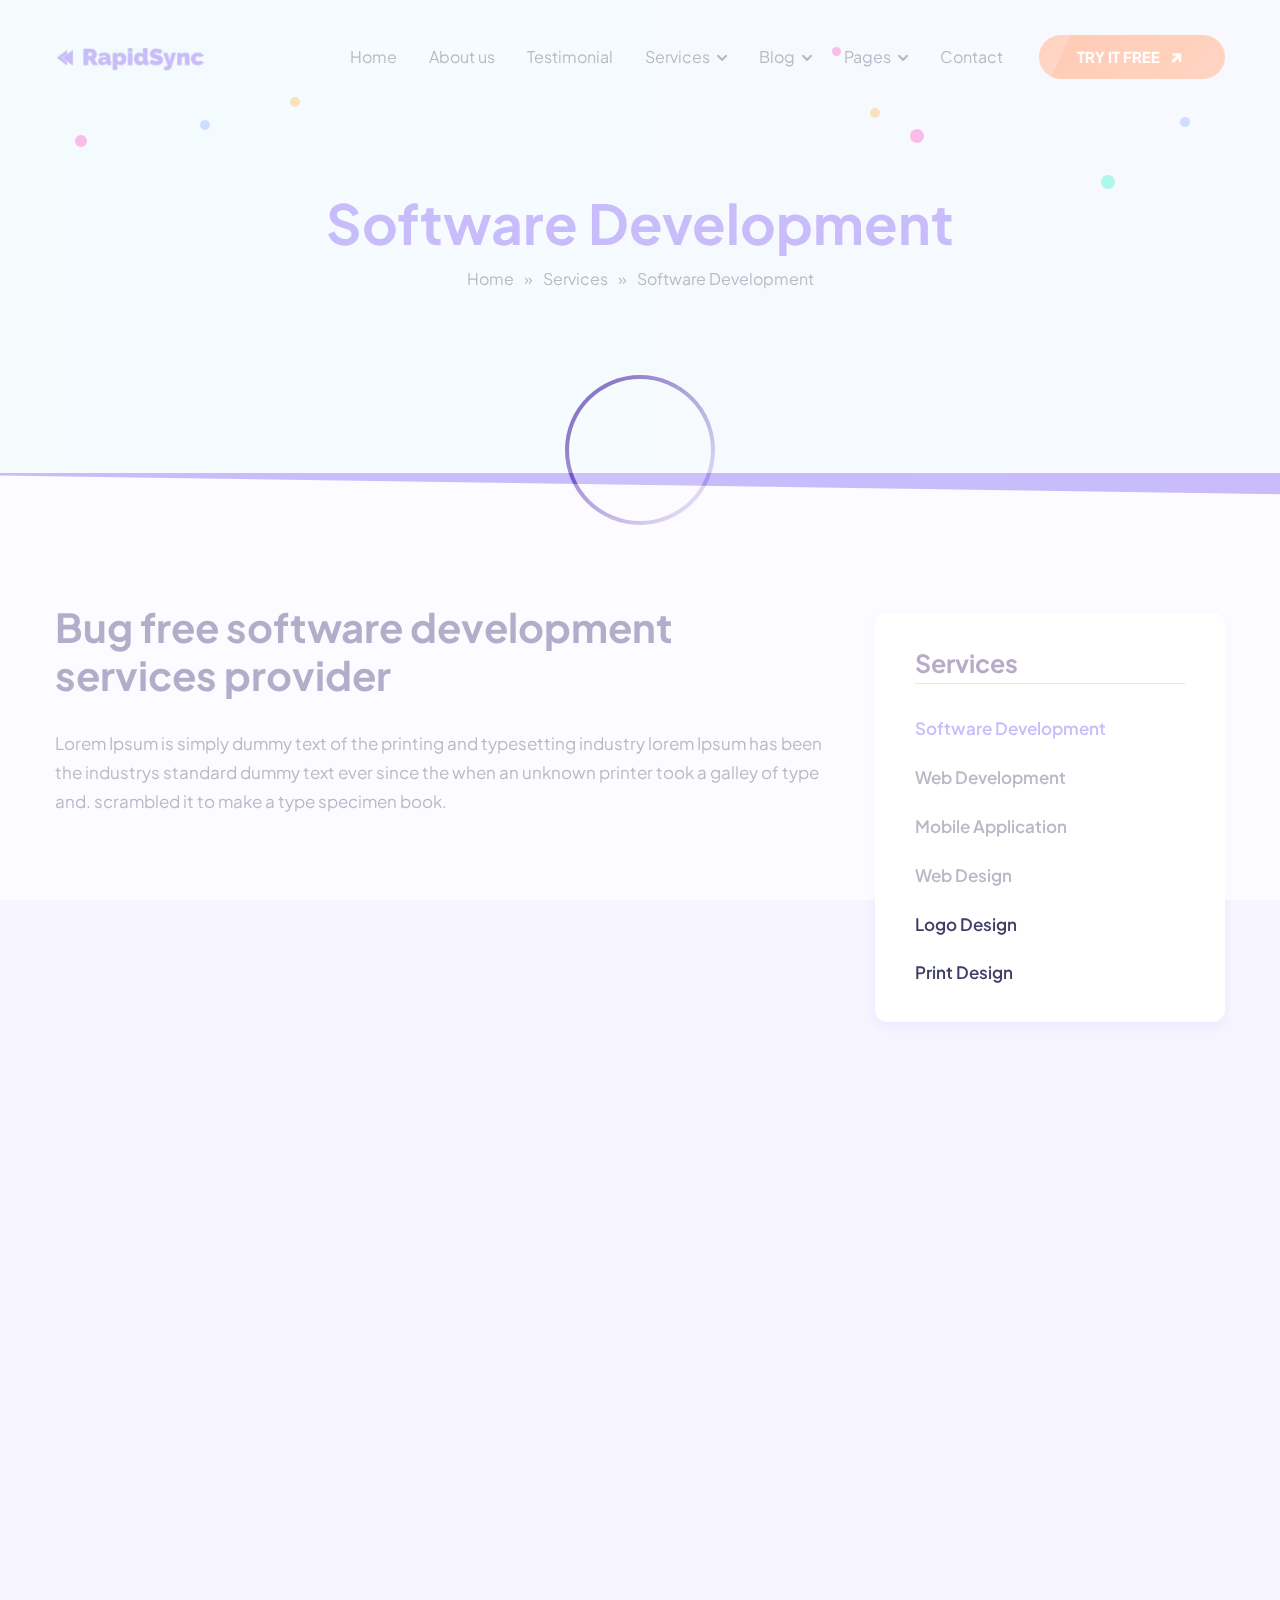
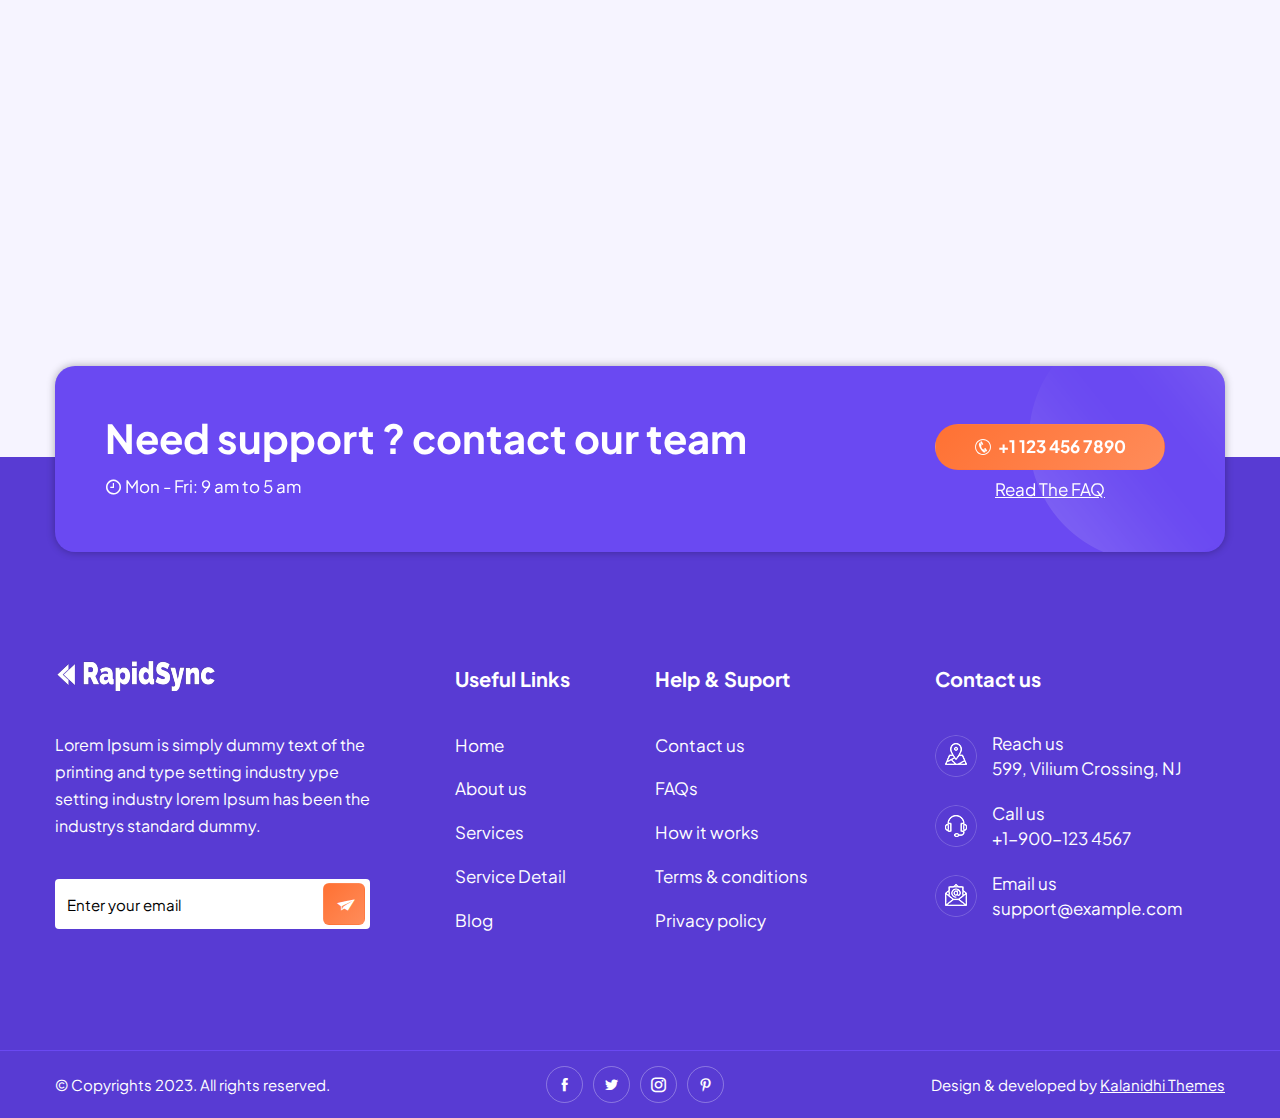
<file: service-detail.html>
<!DOCTYPE html>
<html lang="en">

<head>

  <meta charset="UTF-8">
  <meta http-equiv="X-UA-Compatible" content="IE=edge">
  <meta name="viewport" content="width=device-width, initial-scale=1.0">
  <title>Service Details</title>

  <!-- icofont-css-link -->
  <link rel="stylesheet" href="css/icofont.min.css">
  <!-- Owl-Carosal-Style-link -->
  <link rel="stylesheet" href="css/animate.min.css">
  <!-- Owl-Carosal-Style-link -->
  <link rel="stylesheet" href="css/owl.carousel.min.css">
  <!-- Bootstrap-Style-link -->
  <link rel="stylesheet" href="css/bootstrap.min.css">
  <!-- Aos-Style-link -->
  <link rel="stylesheet" href="css/aos.css">
  <!-- Coustome-Style-link -->
  <link rel="stylesheet" href="css/style.css">
  <!-- Responsive-Style-link -->
  <link rel="stylesheet" href="css/responsive.css">
  <!-- Favicon -->
  <link rel="shortcut icon" href="images/favicon.png" type="image/x-icon">

</head>

<body class="inner_page">


  <!-- Page-wrapper-Start -->
  <div class="page_wrapper">

    <!-- Preloader -->
    <div id="preloader">
      <!-- <div id="loader"></div> -->
      <div class="circle-border">
        <div class="circle-core"></div>
      </div>
    </div>

    <!-- Top Banner Start-->
    <div class="inner_page_block white_option">

      <!-- Header Start -->
      <header class="fixed">
        <!-- container start -->
        <div class="container">
          <!-- navigation bar -->
          <nav class="navbar navbar-expand-lg">
            <a class="navbar-brand" href="index.html">
              <img src="images/new/logo_white.png" alt="image">
            </a>
            <button class="navbar-toggler" type="button" data-toggle="collapse" data-target="#navbarSupportedContent"
              aria-controls="navbarSupportedContent" aria-expanded="false" aria-label="Toggle navigation">
              <span class="navbar-toggler-icon">
                <!-- <i class="icofont-navigation-menu ico_menu"></i> -->
                <div class="toggle-wrap">
                  <span class="toggle-bar"></span>
                </div>
              </span>
            </button>

            <div class="collapse navbar-collapse" id="navbarSupportedContent">
              <ul class="navbar-nav ml-auto">
                <li class="nav-item active">
                  <a class="nav-link" href="index.html">Home</a>
                </li>
                <li class="nav-item">
                  <a class="nav-link" href="about-us.html">About us</a>
                </li>
                <li class="nav-item">
                  <a class="nav-link" href="testimonial.html">Testimonial</a>
                </li>
                <!-- secondery menu start -->
                <li class="nav-item has_dropdown">
                  <a class="nav-link" href="#">Services</a>
                  <span class="drp_btn"><i class="icofont-rounded-down"></i></span>
                  <div class="sub_menu">
                    <ul>
                      <li><a href="service-list-1.html">Service List 1</a></li>
                      <li><a href="service-list-2.html">Service List 2</a></li>
                      <li><a href="service-detail.html">Service Details</a></li>
                    </ul>
                  </div>
                </li>

                <li class="nav-item has_dropdown">
                  <a class="nav-link" href="#">Blog </a>
                  <span class="drp_btn"><i class="icofont-rounded-down"></i></span>
                  <div class="sub_menu">
                    <ul>
                      <li><a href="blog-list.html">Blog List</a></li>
                      <li><a href="blog-detail.html">Single Blog</a></li>
                    </ul>
                  </div>
                </li>

                <li class="nav-item has_dropdown">
                  <a class="nav-link" href="#">Pages </a>
                  <span class="drp_btn"><i class="icofont-rounded-down"></i></span>
                  <div class="sub_menu">
                    <ul>
                      <li><a href="pricing.html">Pricing </a></li>
                      <li><a href="sign-in.html">Sign In </a></li>
                      <li><a href="sign-up.html">Sign Up </a></li>
                      <li><a href="error.html">Error 404 </a></li>
                      <li><a href="faq.html">Faq </a></li>
                    </ul>
                  </div>
                </li>

                <!-- secondery menu end -->
                <li class="nav-item">
                  <a class="nav-link" href="contact-us.html">Contact</a>
                </li>
                <li class="nav-item">
                  <a class="nav-link dark_btn" href="contact-us.html">TRY IT FREE <i class="icofont-arrow-right"></i></a>
                </li>
              </ul>
            </div>
          </nav>
          <!-- navigation end -->
        </div>
        <!-- container end -->
      </header>

      <!-- Bread Crumb -->
      <div class="bread_crumb" data-aos="fade-in" data-aos-duration="2000" data-aos-delay="100">

        <div class="container">

          <!-- animated dots -->
          <div class="dotes_anim_bloack">
            <div class="dots dotes_1"></div>
            <div class="dots dotes_2"></div>
            <div class="dots dotes_3"></div>
            <div class="dots dotes_4"></div>
            <div class="dots dotes_5"></div>
            <div class="dots dotes_6"></div>
            <div class="dots dotes_7"></div>
            <div class="dots dotes_8"></div>
          </div>

          
          <div class="bred_text">
            <h1>Software Development</h1>
            <ul>
              <li><a href="index.html">Home</a></li>
              <li><span>»</span></li>
              <li><a href="service-list-1.html">Services</a></li>
              <li><span>»</span></li>
              <li><a href="service-detail.html">Software Development</a></li>
            </ul>
          </div>
        </div>
      </div>

    </div>
    <!-- Top Banner End-->

    <!-- Main Service Section Start-->
    <section class="service_detail_section">
      <div class="container">
        <div class="row">
          <div class="col-lg-8">
            <!-- Service Left Side -->
            <div class="service_left_side">
              <div class="section_title" data-aos="fade-up" data-aos-duration="2000">
                <h2>Bug free software development
                  services provider</h2>
                <p>Lorem Ipsum is simply dummy text of the printing and typesetting industry lorem Ipsum has been the
                  industrys standard dummy text ever since the when an unknown printer took a galley of type and.
                  scrambled it to make a type specimen book.</p>
              </div>
              <div class="img" data-aos="fade-up" data-aos-duration="2000">
                <img src="images/new/service-img.png" alt="image">
              </div>
              <h3 data-aos="fade-up" data-aos-duration="1500">Benifits of our services</h3>
              <p data-aos="fade-up" data-aos-duration="1500">Lorem Ipsum is simply dummy text of the printing and
                typesetting industry lorem Ipsum has been the
                industrys standard dummy text ever since the when an utext ever since the when an unknown printer took a
                galley of type and. scrambled it to make a type speci
                men book It has survived not only five centuries, but also the leap into electronic type
                setting, remaining essentially unchanged.
              </p>
              <ul class="list_block" data-aos="fade-up" data-aos-duration="1500">
                <li>
                  <h3>Carefully designed</h3>
                  <p>Lorem Ipsum is simply dummy text of the printing and typ esetting industry lorem Ipsum has.</p>
                </li>
                <li>
                  <h3>24/7 live support</h3>
                  <p>Lorem Ipsum is simply dummy text of the printing and typ esetting industry lorem Ipsum has.</p>
                </li>
                <li>
                  <h3>Expert developer</h3>
                  <p>Simply dummy text of the printing and typesetting inustry lorem Ipsum has Lorem dollar summit.</p>
                </li>
                <li>
                  <h3>Ontime delivery</h3>
                  <p>Simply dummy text of the printing and typesetting inustry lorem Ipsum has Lorem dollar summit.</p>
                </li>
              </ul>
              <h3 data-aos="fade-up" data-aos-duration="1500">How we build your software</h3>
              <p data-aos="fade-up" data-aos-duration="1500">Lorem Ipsum is simply dummy text of the printing and
                typesetting industry lorem Ipsum has been the
                industrys standard dummy text ever since the when an utext ever since the when an unknown printer took a
                galley of type and.</p>
            </div>
          </div>
          <div class="col-lg-4">
            <!-- Service Right Side -->
            <div class="service_right_side">
              <div class="service_list_panel" data-aos="fade-up" data-aos-duration="1500">
                <h3>Services</h3>
                <ul class="service_list">
                  <li><a href="service-detail.html" class="active">Software Development</a></li>
                  <li><a href="service-detail.html">Web Development</a></li>
                  <li><a href="service-detail.html">Mobile Application</a></li>
                  <li><a href="service-detail.html">Web Design</a></li>
                  <li><a href="service-detail.html">Logo Design</a></li>
                  <li><a href="service-detail.html">Print Design</a></li>
                </ul>
              </div>
              <!-- Contact Block -->
              <div class="side_contact_block" data-aos="fade-up" data-aos-duration="1500">
                <div class="icon"><i class="icofont-live-support"></i></div>
                <h3>Let’s work together</h3>
                <a href="contact-us.html" class="btn btn_main">CONTACT US <i class="icofont-arrow-right"></i></a>
                <p><a href="tel:1234567899"><i class="icofont-phone-circle"></i> +1 123 456 7890</a></p>
              </div>
              <div class="action_btn">
                <a href="images/pdf-brochure.pdf" target="blank" class="btn" data-aos="fade-up" data-aos-duration="1500">
                  <span><i class="icofont-file-pdf"></i> </span>
                  <p>Company Profile</p>
                </a>
                <a href="images/pdf-brochure.pdf" target="blank" class="btn" data-aos="fade-up" data-aos-duration="1500">
                  <span><i class="icofont-file-powerpoint"></i> </span>
                  <p>Download PPT</p>
                </a>
              </div>
            </div>
          </div>
        </div>
      </div>
    </section>
    <!-- Main Service Section End-->

    <!-- Need support Section Start -->
    <section class="need_section">
      <div class="need_section_inner">
        <div class="container">
          <div class="need_block">
            <div class="need_text">
              <div class="section_title">
                <h2>Need support ? contact our team</h2>
                <p><i class="icofont-clock-time"></i> Mon - Fri: 9 am to 5 am</p>
              </div>
            </div>
            <div class="need_action">
              <a href="tel:1234567899" class="btn"><i class="icofont-phone-circle"></i> +1 123 456 7890</a>
              <a href="#faqBlock" class="faq_btn">Read The FAQ </a>
            </div>
          </div>
        </div>
      </div>
    </section>
    <!-- Need support Section End -->


    <!-- Footer-Section start -->
    <footer>
      <div class="top_footer" id="contact">

        <div class="container">
          <!-- vertical line animation -->
          <div class="anim_line dark_bg">
            <span><img src="images/anim_line_2.png" alt="anim_line"></span>
            <span><img src="images/anim_line_2.png" alt="anim_line"></span>
            <span><img src="images/anim_line_2.png" alt="anim_line"></span>
            <span><img src="images/anim_line_2.png" alt="anim_line"></span>
            <span><img src="images/anim_line_2.png" alt="anim_line"></span>
            <span><img src="images/anim_line_2.png" alt="anim_line"></span>
            <span><img src="images/anim_line_2.png" alt="anim_line"></span>
            <span><img src="images/anim_line_2.png" alt="anim_line"></span>
            <span><img src="images/anim_line_2.png" alt="anim_line"></span>
          </div>
      </div>

        <!-- container start -->
        <div class="container">
          <!-- row start -->
          <div class="row">
            <!-- footer link 1 -->
            <div class="col-lg-4 col-md-6 col-12">
              <div class="abt_side">
                <div class="logo"> <img src="images/new/Logo.png" alt="image"></div>
                <p>Lorem Ipsum is simply dummy text of the printing and type setting industry ype setting industry lorem
                  Ipsum has been the industrys standard dummy. </p>
                <div class="news_letter_block">
                  <form action="submit">
                    <div class="form-group">
                      <input type="email" placeholder="Enter your email" class="form-control">
                      <button class="btn"><i class="icofont-paper-plane"></i></button>
                    </div>
                  </form>
                </div>
              </div>
            </div>

            <!-- footer link 2 -->
            <div class="col-lg-2 col-md-6 col-12">
              <div class="links">
                <h3>Useful Links</h3>
                <ul>
                  <li><a href="index.html">Home</a></li>
                  <li><a href="about-us.html">About us</a></li>
                  <li><a href="service-list-1.html">Services</a></li>
                  <li><a href="service-detail.html">Service Detail</a></li>
                  <li><a href="blog-list.html">Blog</a></li>
                </ul>
              </div>
            </div>

            <!-- footer link 3 -->
            <div class="col-lg-3 col-md-6 col-12">
              <div class="links">
                <h3>Help & Suport</h3>
                <ul>
                  <li><a href="contact-us.html">Contact us</a></li>
                  <li><a href="faq.html">FAQs</a></li>
                  <li><a href="#">How it works</a></li>
                  <li><a href="#">Terms & conditions</a></li>
                  <li><a href="#">Privacy policy</a></li>
                </ul>
              </div>
            </div>

            <!-- footer link 4 -->
            <div class="col-lg-3 col-md-6 col-12">
              <div class="try_out">
                <h3>Contact us</h3>
                <ul>
                  <li>
                    <span class="icon">
                      <img src="images/new/contact_01.png" alt="image">
                    </span>
                    <div class="text">
                      <p>Reach us <br> 599, Vilium Crossing, NJ</p>
                    </div>
                  </li>
                  <li>
                    <span class="icon">
                      <img src="images/new/contact_02.png" alt="image">
                    </span>
                    <div class="text">
                      <p>Call us <a href="tel:+1-900-1234567">+1-900-123 4567</a></p>
                    </div>
                  </li>
                  <li>
                    <span class="icon">
                      <img src="images/new/contact_03.png" alt="image">
                    </span>
                    <div class="text">
                      <p>Email us <a href="mailto:support@example.com">support@example.com</a></p>
                    </div>
                  </li>
                </ul>
              </div>
            </div>
          </div>
          <!-- row end -->
        </div>
        <!-- container end -->
      </div>

      <!-- last footer -->
      <div class="bottom_footer">
        <!-- container start -->
        <div class="container">
          <!-- row start -->
          <div class="row">
            <div class="col-md-4">
              <p>© Copyrights 2023. All rights reserved.</p>
            </div>
            <div class="col-md-4">
              <ul class="social_media">
                <li><a href="#"><i class="icofont-facebook"></i></a></li>
                <li><a href="#"><i class="icofont-twitter"></i></a></li>
                <li><a href="#"><i class="icofont-instagram"></i></a></li>
                <li><a href="#"><i class="icofont-pinterest"></i></a></li>
              </ul>
            </div>
            <div class="col-md-4">
              <p class="developer_text">Design & developed by <a href="https://themeforest.net/user/kalanidhithemes" target="blank">Kalanidhi Themes</a></p>
            </div>
          </div>
          <!-- row end -->
        </div>
        <!-- container end -->
      </div>

      <!-- go top button -->
      <div class="go_top" id="Gotop">
        <span><i class="icofont-arrow-up"></i></span>
      </div>
    </footer>
    <!-- Footer-Section end -->

  </div>
  <!-- Page-wrapper-End -->

  <!-- Jquery-js-Link -->
  <script src="js/jquery.js"></script>
  <!-- owl-js-Link -->
  <script src="js/owl.carousel.min.js"></script>
  <!-- bootstrap-js-Link -->
  <script src="js/bootstrap.min.js"></script>
  <!-- aos-js-Link -->
  <script src="js/aos.js"></script>
  <!-- main-js-Link -->
  <script src="js/main.js"></script>


</body>

</html>
</file>
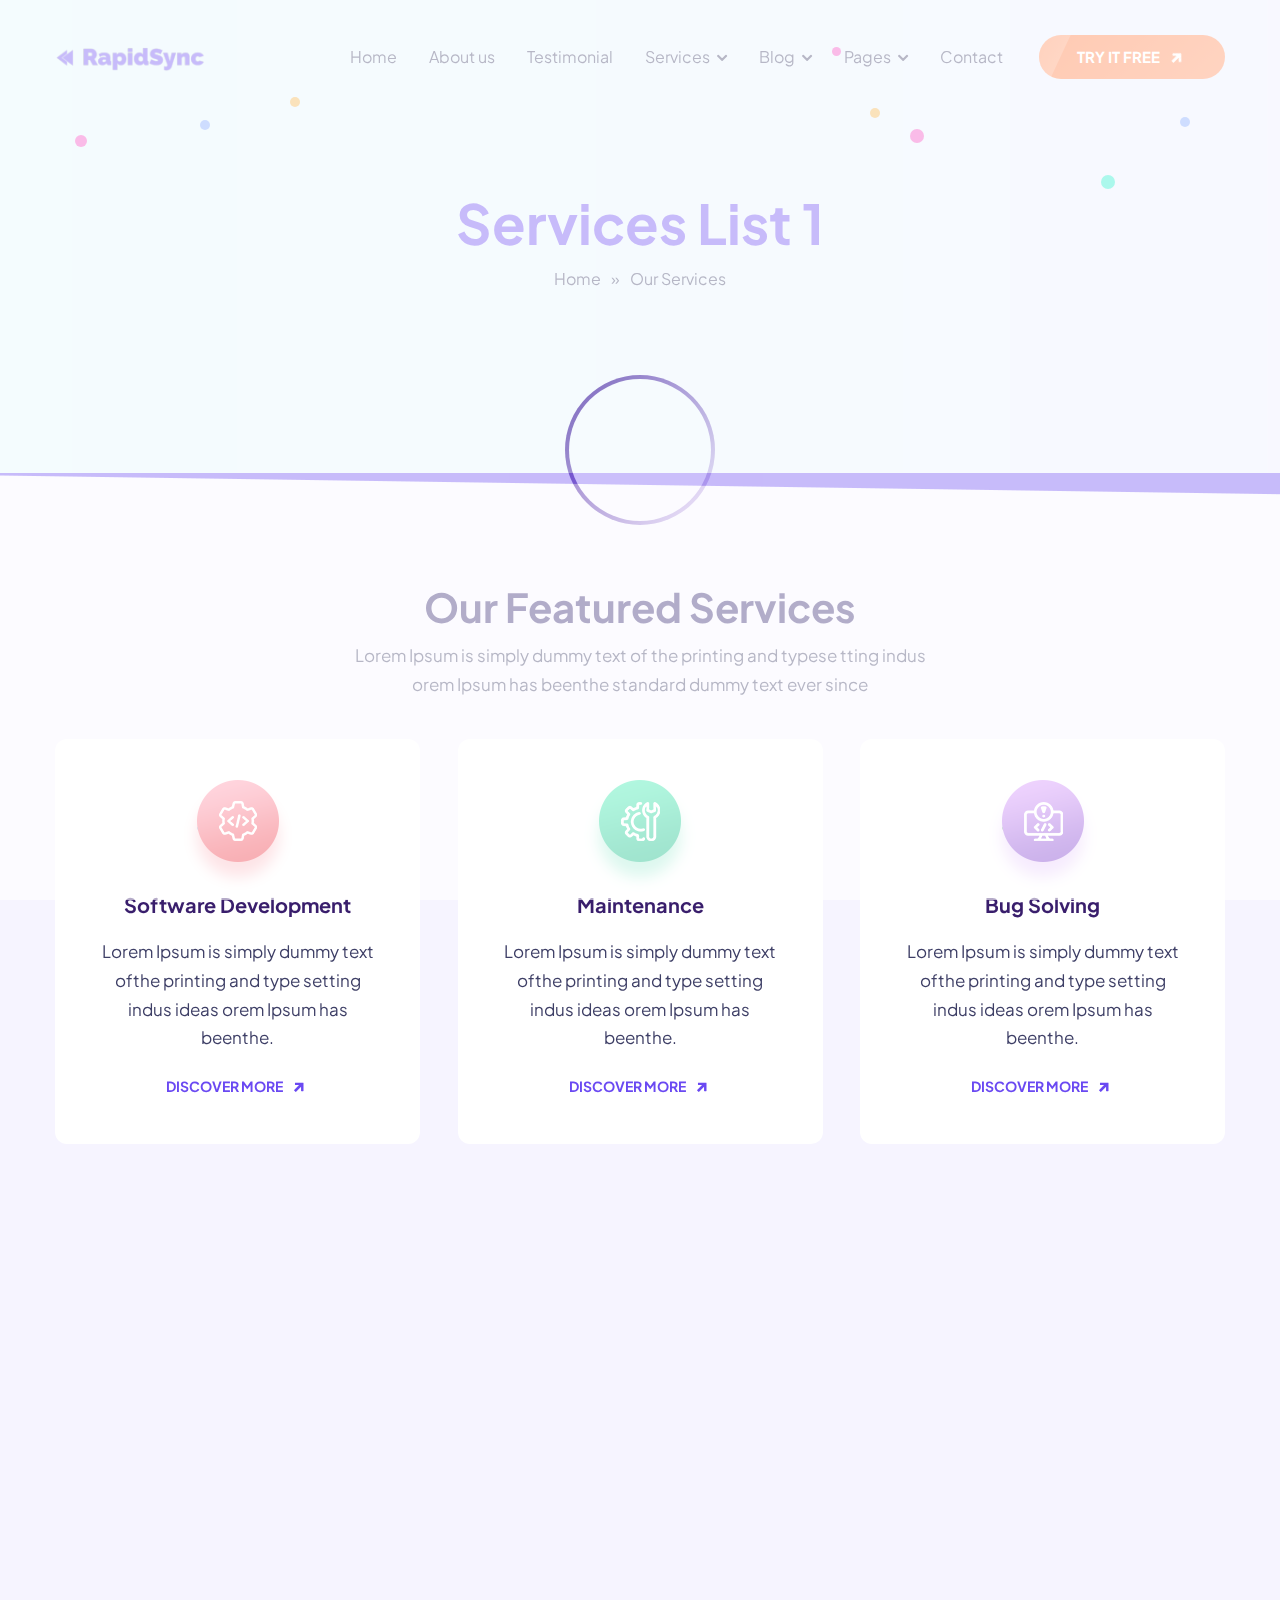
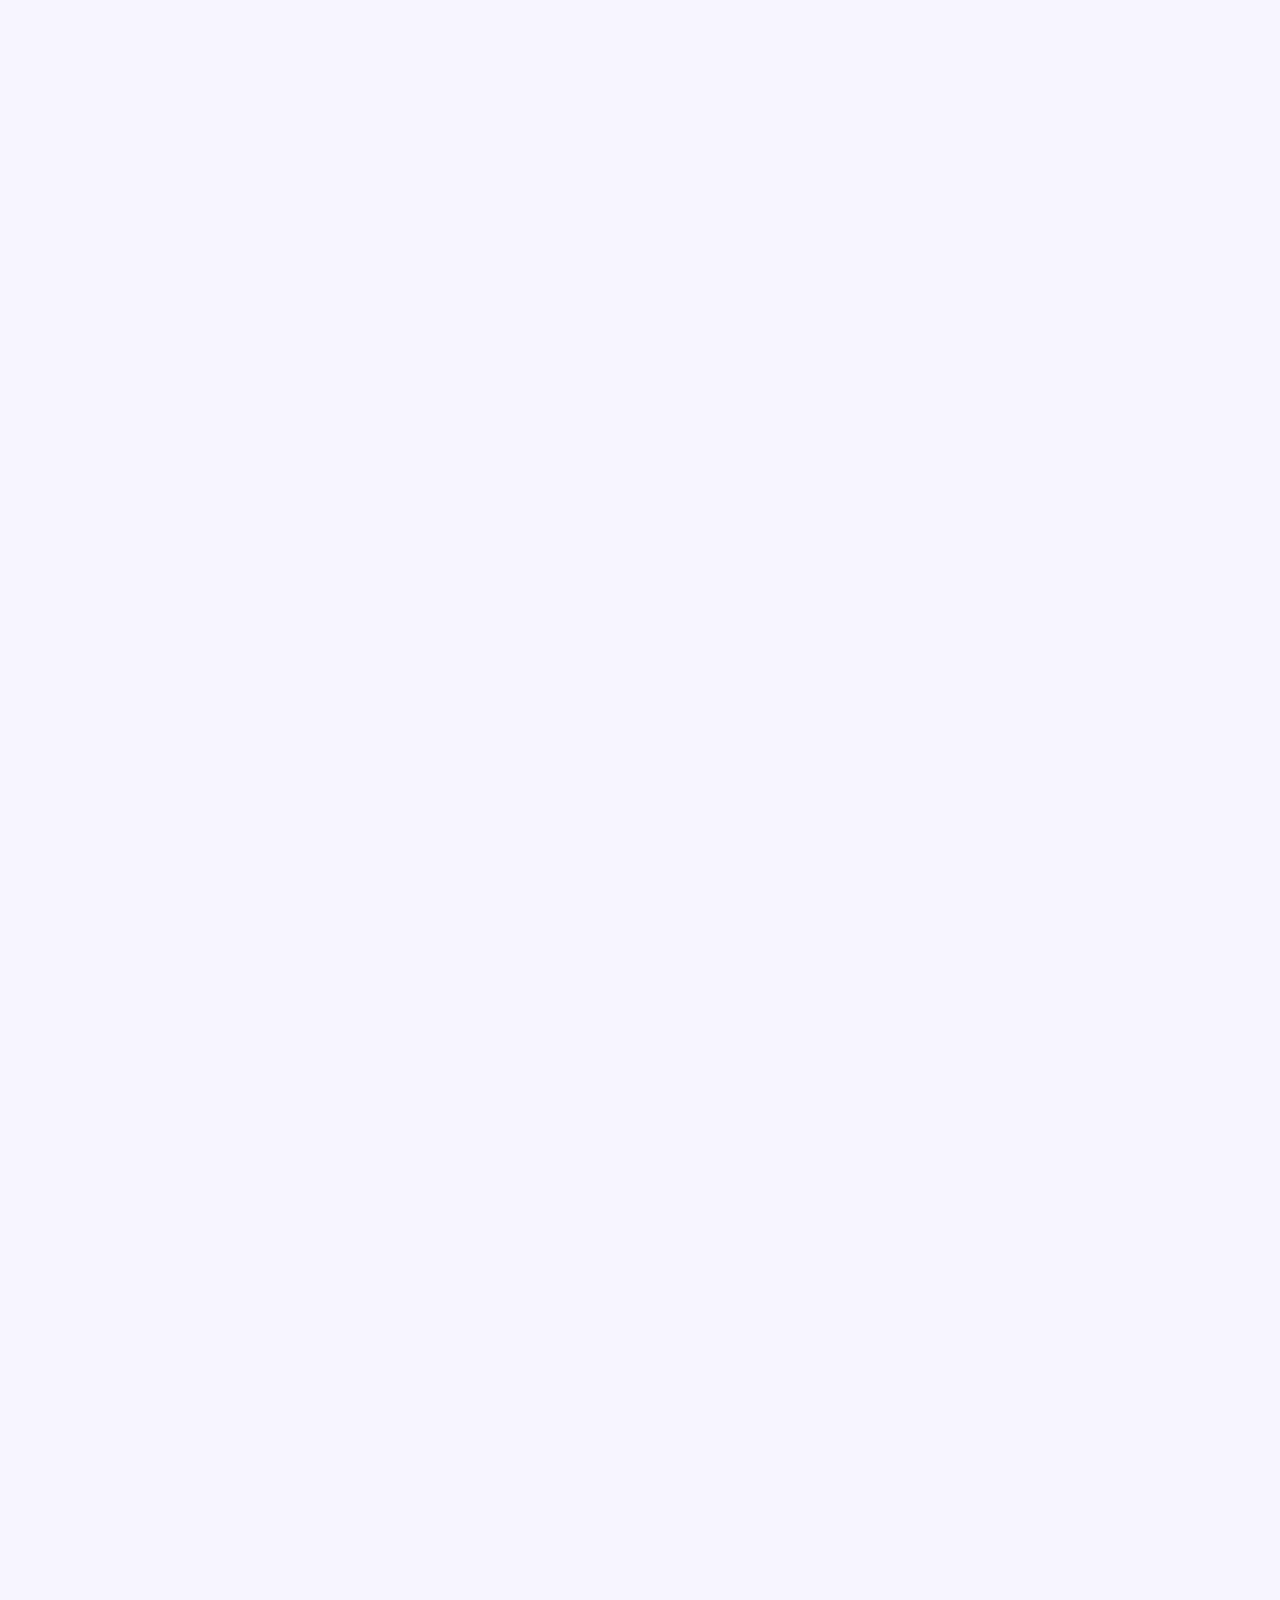
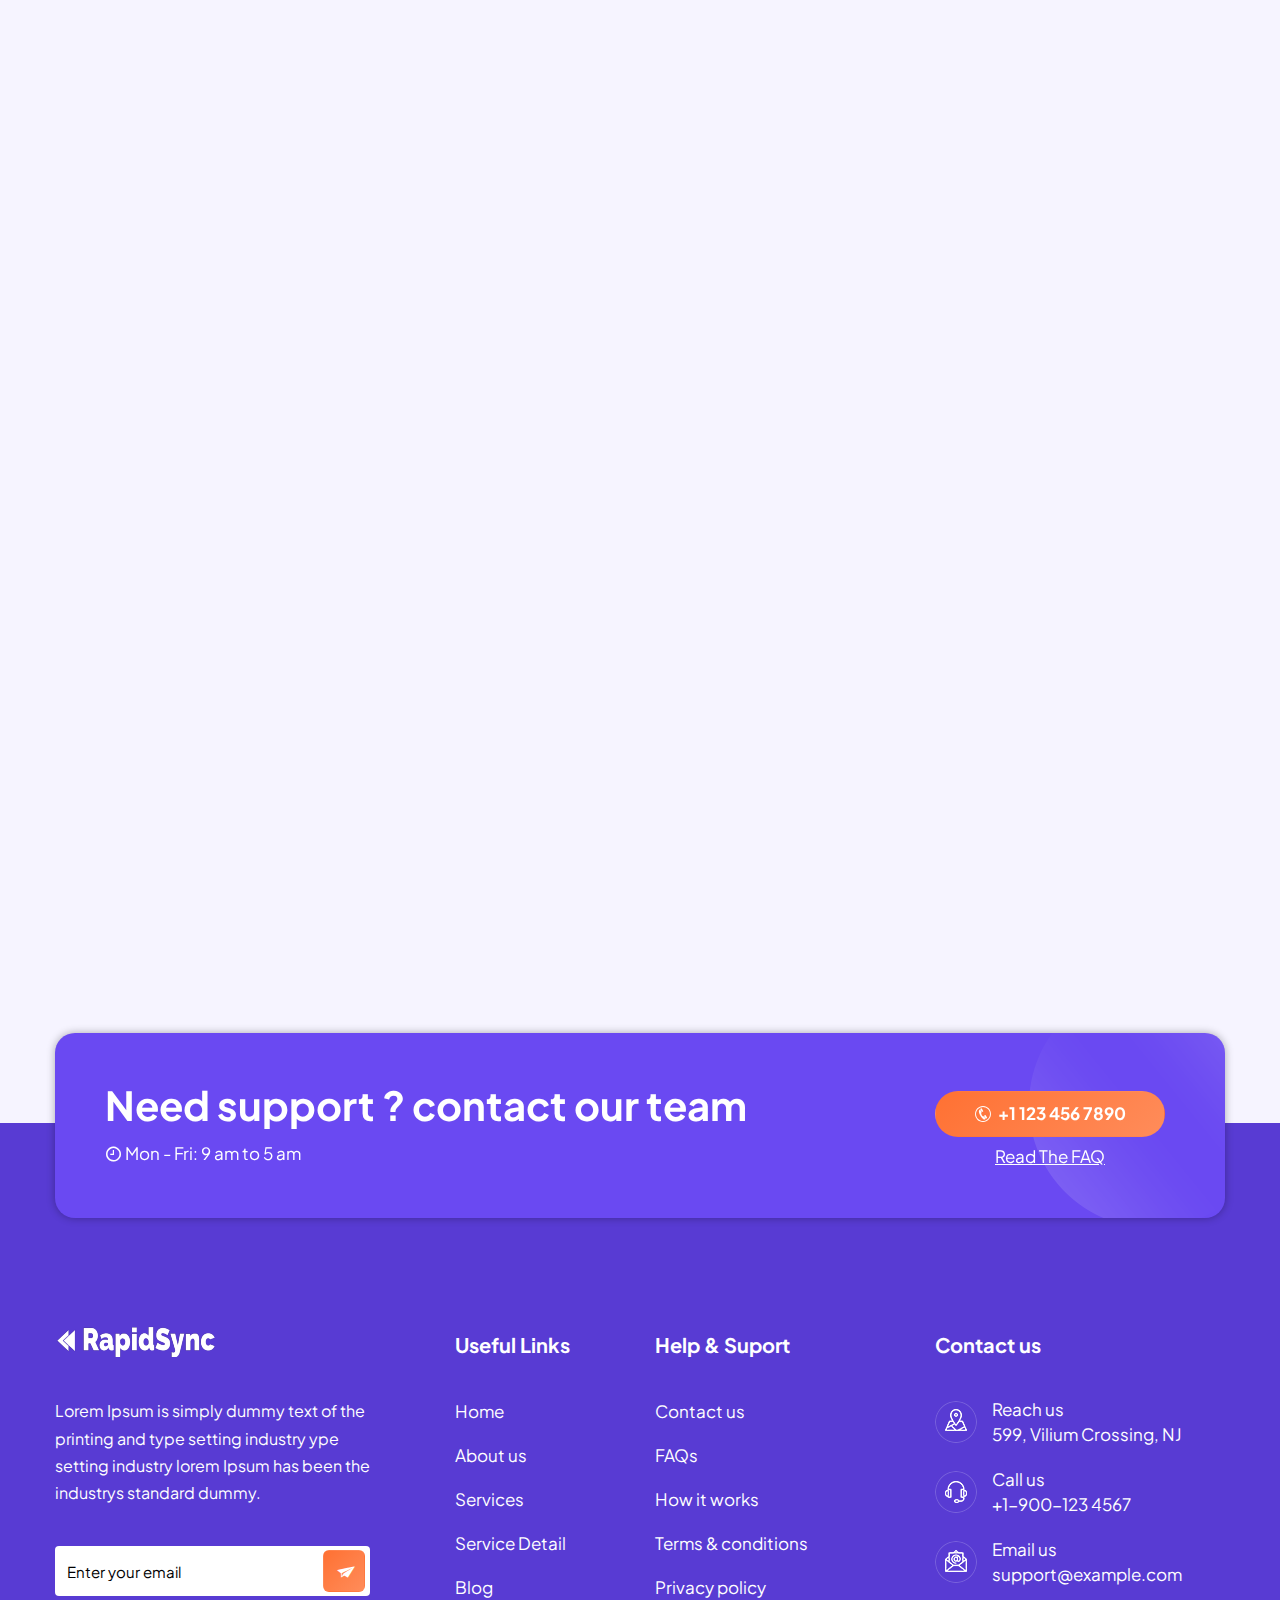
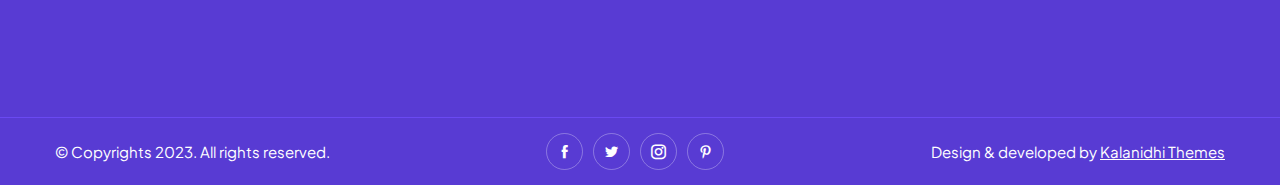
<file: service-list-1.html>
<!DOCTYPE html>
<html lang="en">

<head>

  <meta charset="UTF-8">
  <meta http-equiv="X-UA-Compatible" content="IE=edge">
  <meta name="viewport" content="width=device-width, initial-scale=1.0">
  <title>Service List 1</title>

  <!-- icofont-css-link -->
  <link rel="stylesheet" href="css/icofont.min.css">
  <!-- Owl-Carosal-Style-link -->
  <link rel="stylesheet" href="css/animate.min.css">
  <!-- Owl-Carosal-Style-link -->
  <link rel="stylesheet" href="css/owl.carousel.min.css">
  <!-- Bootstrap-Style-link -->
  <link rel="stylesheet" href="css/bootstrap.min.css">
  <!-- Aos-Style-link -->
  <link rel="stylesheet" href="css/aos.css">
  <!-- Coustome-Style-link -->
  <link rel="stylesheet" href="css/style.css">
  <!-- Responsive-Style-link -->
  <link rel="stylesheet" href="css/responsive.css">
  <!-- Favicon -->
  <link rel="shortcut icon" href="images/favicon.png" type="image/x-icon">

</head>

<body class="inner_page">


  <!-- Page-wrapper-Start -->
  <div class="page_wrapper">

    <!-- Preloader -->
    <div id="preloader">
      <!-- <div id="loader"></div> -->
      <div class="circle-border">
        <div class="circle-core"></div>
      </div>
    </div>

    <!-- Top Banner Start-->
    <div class="inner_page_block white_option">

      <!-- Header Start -->
      <header class="fixed">
        <!-- container start -->
        <div class="container">
          <!-- navigation bar -->
          <nav class="navbar navbar-expand-lg">
            <a class="navbar-brand" href="index.html">
              <img src="images/new/logo_white.png" alt="image">
            </a>
            <button class="navbar-toggler" type="button" data-toggle="collapse" data-target="#navbarSupportedContent"
              aria-controls="navbarSupportedContent" aria-expanded="false" aria-label="Toggle navigation">
              <span class="navbar-toggler-icon">
                <!-- <i class="icofont-navigation-menu ico_menu"></i> -->
                <div class="toggle-wrap">
                  <span class="toggle-bar"></span>
                </div>
              </span>
            </button>

            <div class="collapse navbar-collapse" id="navbarSupportedContent">
              <ul class="navbar-nav ml-auto">
                <li class="nav-item active">
                  <a class="nav-link" href="index.html">Home</a>
                </li>
                <li class="nav-item">
                  <a class="nav-link" href="about-us.html">About us</a>
                </li>
                <li class="nav-item">
                  <a class="nav-link" href="testimonial.html">Testimonial</a>
                </li>
                <!-- secondery menu start -->
                <li class="nav-item has_dropdown">
                  <a class="nav-link" href="#">Services</a>
                  <span class="drp_btn"><i class="icofont-rounded-down"></i></span>
                  <div class="sub_menu">
                    <ul>
                      <li><a href="service-list-1.html">Service List 1</a></li>
                      <li><a href="service-list-2.html">Service List 2</a></li>
                      <li><a href="service-detail.html">Service Details</a></li>
                    </ul>
                  </div>
                </li>

                <li class="nav-item has_dropdown">
                  <a class="nav-link" href="#">Blog </a>
                  <span class="drp_btn"><i class="icofont-rounded-down"></i></span>
                  <div class="sub_menu">
                    <ul>
                      <li><a href="blog-list.html">Blog List</a></li>
                      <li><a href="blog-detail.html">Single Blog</a></li>
                    </ul>
                  </div>
                </li>

                <li class="nav-item has_dropdown">
                  <a class="nav-link" href="#">Pages </a>
                  <span class="drp_btn"><i class="icofont-rounded-down"></i></span>
                  <div class="sub_menu">
                    <ul>
                      <li><a href="pricing.html">Pricing </a></li>
                      <li><a href="sign-in.html">Sign In </a></li>
                      <li><a href="sign-up.html">Sign Up </a></li>
                      <li><a href="error.html">Error 404 </a></li>
                      <li><a href="faq.html">Faq </a></li>
                    </ul>
                  </div>
                </li>

                <!-- secondery menu end -->
                <li class="nav-item">
                  <a class="nav-link" href="contact-us.html">Contact</a>
                </li>
                <li class="nav-item">
                  <a class="nav-link dark_btn" href="contact-us.html">TRY IT FREE <i class="icofont-arrow-right"></i></a>
                </li>
              </ul>
            </div>
          </nav>
          <!-- navigation end -->
        </div>
        <!-- container end -->
      </header>

      <!-- Bread Crumb -->
      <div class="bread_crumb" data-aos="fade-in" data-aos-duration="2000" data-aos-delay="100">


        <div class="container">

          <!-- animated dots -->
          <div class="dotes_anim_bloack">
            <div class="dots dotes_1"></div>
            <div class="dots dotes_2"></div>
            <div class="dots dotes_3"></div>
            <div class="dots dotes_4"></div>
            <div class="dots dotes_5"></div>
            <div class="dots dotes_6"></div>
            <div class="dots dotes_7"></div>
            <div class="dots dotes_8"></div>
          </div>

          
          <div class="bred_text">
            <h1>Services List 1</h1>
            <ul>
              <li><a href="index.html">Home</a></li>
              <li><span>»</span></li>
              <li><a href="service-list-1.html">Our Services</a></li>
            </ul>
          </div>
        </div>
      </div>

    </div>
    <!-- Top Banner End-->

    <!-- service list Start -->
    <section class="row_am service_list_section">
      <div class="container">
        <div class="section_title" data-aos="fade-up" data-aos-duration="1500" data-aos-delay="100">
          <!-- h2 -->
          <h2>Our Featured Services </h2>
          <!-- p -->
          <p>Lorem Ipsum is simply dummy text of the printing and typese tting indus <br> orem Ipsum has beenthe
            standard dummy text ever since</p>
        </div>
        
        <div class="service_list_inner" data-aos="fade-up" data-aos-duration="2000" data-aos-delay="100">
          <!-- card -->
          <div class="s_list_card">
            <div class="icons">
              <img src="images/new/service-1.svg" alt="image">
              <div class="dot_block">
                <span class="dot_anim"></span>
                <span class="dot_anim"></span>
                <span class="dot_anim"></span>
              </div>
            </div>
            <div class="inner_text">
              <h3>Software Development</h3>
              <p>Lorem Ipsum is simply dummy text ofthe printing and type setting indus ideas orem Ipsum has beenthe.
              </p>
              <a href="service-detail.html" class="btn text_btn">DISCOVER MORE <i class="icofont-arrow-right"></i></a>
            </div>
          </div>
          <!-- card -->
          <div class="s_list_card">
            <div class="icons">
              <img src="images/new/service-2.svg" alt="image">
              <div class="dot_block">
                <span class="dot_anim"></span>
                <span class="dot_anim"></span>
                <span class="dot_anim"></span>
              </div>
            </div>
            <div class="inner_text">
              <h3>Maintenance</h3>
              <p>Lorem Ipsum is simply dummy text ofthe printing and type setting indus ideas orem Ipsum has beenthe.
              </p>
              <a href="service-detail.html" class="btn text_btn">DISCOVER MORE <i class="icofont-arrow-right"></i></a>
            </div>
          </div>
          <!-- card -->
          <div class="s_list_card">
            <div class="icons">
              <img src="images/new/service-3.svg" alt="image">
              <div class="dot_block">
                <span class="dot_anim"></span>
                <span class="dot_anim"></span>
                <span class="dot_anim"></span>
              </div>
            </div>
            <div class="inner_text">
              <h3>Bug Solving</h3>
              <p>Lorem Ipsum is simply dummy text ofthe printing and type setting indus ideas orem Ipsum has beenthe.
              </p>
              <a href="service-detail.html" class="btn text_btn">DISCOVER MORE <i class="icofont-arrow-right"></i></a>
            </div>
          </div>
        </div>

        <div class="service_list_inner" data-aos="fade-up" data-aos-duration="2000" data-aos-delay="100">
          <!-- card -->
          <div class="s_list_card">
            <div class="icons">
              <img src="images/new/service-4.svg" alt="image">
              <div class="dot_block">
                <span class="dot_anim"></span>
                <span class="dot_anim"></span>
                <span class="dot_anim"></span>
              </div>
            </div>
            <div class="inner_text">
              <h3>Customized Solution</h3>
              <p>Lorem Ipsum is simply dummy text ofthe printing and type setting indus ideas orem Ipsum has beenthe.
              </p>
              <a href="service-detail.html" class="btn text_btn">DISCOVER MORE <i class="icofont-arrow-right"></i></a>
            </div>
          </div>
          <!-- card -->
          <div class="s_list_card">
            <div class="icons">
              <img src="images/new/service-5.svg" alt="image">
              <div class="dot_block">
                <span class="dot_anim"></span>
                <span class="dot_anim"></span>
                <span class="dot_anim"></span>
              </div>
            </div>
            <div class="inner_text">
              <h3>UI/UX Design</h3>
              <p>Lorem Ipsum is simply dummy text ofthe printing and type setting indus ideas orem Ipsum has beenthe.
              </p>
              <a href="service-detail.html" class="btn text_btn">DISCOVER MORE <i class="icofont-arrow-right"></i></a>
            </div>
          </div>
          <!-- card -->
          <div class="s_list_card">
            <div class="icons">
              <img src="images/new/service-6.svg" alt="image">
              <div class="dot_block">
                <span class="dot_anim"></span>
                <span class="dot_anim"></span>
                <span class="dot_anim"></span>
              </div>
            </div>
            <div class="inner_text">
              <h3>24/7 Free Support</h3>
              <p>Lorem Ipsum is simply dummy text ofthe printing and type setting indus ideas orem Ipsum has beenthe.
              </p>
              <a href="service-detail.html" class="btn text_btn">DISCOVER MORE <i class="icofont-arrow-right"></i></a>
            </div>
          </div>
        </div>


      </div>
    </section>
    <!-- service list End -->

    <!-- Why choose Section Strat -->
    <section class="row_am why_choose_section">
      <div class="container">
        <div class="row">
          <div class="col-md-6">
            <div class="why_choose_text" data-aos="fade-in" data-aos-duration="2000" data-aos-delay="100">
              <div class="section_title">
                <h2>Why you should choose Codely ?</h2>
                <p>Lorem Ipsum is simply dummy text of the printing and types
                  etting industry lorem Ipsum has been the indu has been the industrys standard dummy text ever since
                  the when an unknown printer took a galley of type and.</p>
              </div>
              <ul data-aos="fade-up" data-aos-duration="2000">
                <li> <i class="icofont-check-circled"></i> Lorem Ipsum is simply dummy </li>
                <li> <i class="icofont-check-circled"></i> Text of the printing and typesetting industry </li>
                <li> <i class="icofont-check-circled"></i> Ipsum has been the industrys standard  </li>
                <li> <i class="icofont-check-circled"></i> Dummy text ever since the when </li>
              </ul>
              
            </div>
          </div>
          <div class="col-md-6">
            <div class="solution_image" data-aos="fade-in" data-aos-duration="2000" data-aos-delay="100">
              <img src="images/new/why-choose.png" alt="image">
            </div>
          </div>
        </div>
      </div>
    </section>
    <!-- Why choose Section End -->

    <!-- What our customer says Section Start -->
    <section class="customer_section">
      <div class="coustomer_block" data-aos="fade-up" data-aos-duration="1000">
        <div class="section_title" data-aos="fade-in" data-aos-duration="1000">
          <h2>What our customer says</h2>
          <p>Lorem Ipsum is simply dummy text of the printing and typese tting indus orem Ipsum has beenthe standard
            dummy text ever since.</p>
        </div>
        <div id="coustomer_slider" class="owl-carousel owl-theme" data-aos="fade-in" data-aos-duration="1000">
          <div class="item">
            <div class="coustomer_slide_block">
              <div class="coustomer_img">
                <img src="images/new/testimonial-01.png" alt="image">
              </div>
              <div class="coustomer_review">
                <div class="rating">
                  <span><i class="icofont-star"></i></span>
                  <span><i class="icofont-star"></i></span>
                  <span><i class="icofont-star"></i></span>
                  <span><i class="icofont-star"></i></span>
                  <span><i class="icofont-star"></i></span>
                </div>
                <p>Lorem Ipsum is simply dummy text of the print ing and typese tting us orem Ipsum has been lorem
                  beenthe standar ddummy Lorem Ipsum is simply mmy text of the print ing and typese tting us orem Ipsum
                  has lorem Ipsum has lorem beenthe standar ddummy. </p>
                <h3 class="coustomer_name">Shayna John</h3>
                <span class="desiganation">Careative inc</span>
              </div>
            </div>
          </div>

          <div class="item">
            <div class="coustomer_slide_block">
              <div class="coustomer_img">
                <img src="images/new/testimonial-02.png" alt="image">
              </div>
              <div class="coustomer_review">
                <div class="rating">
                  <span><i class="icofont-star"></i></span>
                  <span><i class="icofont-star"></i></span>
                  <span><i class="icofont-star"></i></span>
                  <span><i class="icofont-star"></i></span>
                  <span><i class="icofont-star"></i></span>
                </div>
                <p>Lorem Ipsum is simply dummy text of the print ing and typese tting us orem Ipsum has been lorem
                  beenthe standar ddummy Lorem Ipsum is simply mmy text of the print ing and typese tting us orem Ipsum
                  has lorem Ipsum has lorem beenthe standar ddummy. </p>
                <h3 class="coustomer_name">Wilium Smith</h3>
                <span class="desiganation">Fish Kreativ</span>
              </div>
            </div>
          </div>

          <div class="item">
            <div class="coustomer_slide_block">
              <div class="coustomer_img">
                <img src="images/new/testimonial-03.png" alt="image">
              </div>
              <div class="coustomer_review">
                <div class="rating">
                  <span><i class="icofont-star"></i></span>
                  <span><i class="icofont-star"></i></span>
                  <span><i class="icofont-star"></i></span>
                  <span><i class="icofont-star"></i></span>
                  <span><i class="icofont-star"></i></span>
                </div>
                <p>Lorem Ipsum is simply dummy text of the print ing and typese tting us orem Ipsum has been lorem
                  beenthe standar ddummy Lorem Ipsum is simply mmy text of the print ing and typese tting us orem Ipsum
                  has lorem Ipsum has lorem beenthe standar ddummy. </p>
                <h3 class="coustomer_name">John Doe</h3>
                <span class="desiganation">Digital People</span>
              </div>
            </div>
          </div>

        </div>
      </div>
      <div class="review_summery" data-aos="fade-up" data-aos-duration="1500" data-aos-delay="100">
        <div class="rating">
          <span><i class="icofont-star"></i></span>
          <span><i class="icofont-star"></i></span>
          <span><i class="icofont-star"></i></span>
          <span><i class="icofont-star"></i></span>
          <span><i class="icofont-star"></i></span>
        </div>
        <p><span>5.0 / 5.0 -</span> <a href="testimonial.html">3689 Total User Reviews <i class="icofont-arrow-right"></i></a></p>
      </div>
    </section>

    <!-- Pricing-Section -->
    <section class="row_am pricing_section service_list_ps" id="pricing" data-aos="fade-in" data-aos-duration="1000">
      <!-- container start -->
      <div class="container">
        <div class="section_title" data-aos="fade-up" data-aos-duration="1500" data-aos-delay="300">
          <h2>Best plans, pay what you use</h2>
          <p>Lorem Ipsum is simply dummy text of the printing and typese tting indus <br> orem Ipsum has beenthe
            standard dummy text ever since.</p>
        </div>
        <!-- toggle button -->
        <div class="toggle_block" data-aos="fade-up" data-aos-duration="1500">
          <span class="month active">Monthly</span>
          <div class="tog_block">
            <span class="tog_btn"></span>
          </div>
          <span class="years">Yearly</span>
          <span class="offer">50% off</span>
        </div>

        <!-- pricing box  monthly start -->
        <div class="pricing_pannel monthly_plan active" data-aos="fade-up" data-aos-duration="1500">
          <!-- row start -->
          <div class="row">
            <!-- pricing box 1 -->
            <div class="col-md-4">
              <div class="pricing_block">
                <div class="icon">
                  <img src="images/new/Free-Trial-01.svg" alt="image">
                  <div class="dot_block">
                    <span class="dot_anim"></span>
                    <span class="dot_anim"></span>
                    <span class="dot_anim"></span>
                  </div>
                </div>
                <div class="pkg_name">
                  <h3>Free Trial</h3>
                  <span>For the basics</span>
                </div>
                <span class="price">$0<span>/Month</span></span>
                <ul class="benifits">
                  <li class="include">
                    <p><i class="icofont-check-circled"></i>7 Days free trial</p>
                  </li>
                  <li class="include">
                    <p><i class="icofont-check-circled"></i>2 platform of your choice</p>
                  </li>
                  <li class="include">
                    <p><i class="icofont-check-circled"></i>10 GB Dedicated Hosting free</p>
                  </li>
                  <li class="exclude">
                    <p><i class="icofont-close-circled"></i>Unlimited updates</p>
                  </li>
                  <li class="exclude">
                    <p><i class="icofont-close-circled"></i>Live support</p>
                  </li>
                </ul>
                <a href="#" class="btn btn_main">BUY NOW <i class="icofont-arrow-right"></i></a>
              </div>
            </div>

            <!-- pricing box 2 -->
            <div class="col-md-4">
              <div class="pricing_block highlited_block">
                <div class="icon">
                  <img src="images/new/unlimited.png" alt="image">
                  <div class="dot_block">
                    <span class="dot_anim"></span>
                    <span class="dot_anim"></span>
                    <span class="dot_anim"></span>
                  </div>
                </div>
                <div class="pkg_name">
                  <h3>Unlimited</h3>
                  <span>For the professionals</span>
                </div>
                <span class="price">$99<span>/Month</span></span>
                <ul class="benifits">
                  <li class="include">
                    <p><i class="icofont-check-circled"></i>7 Days free trial</p>
                  </li>
                  <li class="include">
                    <p><i class="icofont-check-circled"></i>2 platform of your choice</p>
                  </li>
                  <li class="include">
                    <p><i class="icofont-check-circled"></i>10 GB Dedicated Hosting free</p>
                  </li>
                  <li class="include">
                    <p><i class="icofont-check-circled"></i>Unlimited updates</p>
                  </li>
                  <li class="include">
                    <p><i class="icofont-check-circled"></i>Live support</p>
                  </li>
                </ul>
                <a href="#" class="btn btn_main">BUY NOW <i class="icofont-arrow-right"></i></a>
              </div>
            </div>

            <!-- pricing box 3 -->
            <div class="col-md-4">
              <div class="pricing_block">
                <div class="icon">
                  <img src="images/new/Premium.svg" alt="image">
                  <div class="dot_block">
                    <span class="dot_anim"></span>
                    <span class="dot_anim"></span>
                    <span class="dot_anim"></span>
                  </div>
                </div>
                <div class="pkg_name">
                  <h3>Premium</h3>
                  <span>For small team</span>
                </div>
                <span class="price">$55<span>/Month</span></span>
                <ul class="benifits">
                  <li class="include">
                    <p><i class="icofont-check-circled"></i>7 Days free trial</p>
                  </li>
                  <li class="include">
                    <p><i class="icofont-check-circled"></i>2 platform of your choice</p>
                  </li>
                  <li class="include">
                    <p><i class="icofont-check-circled"></i>10 GB Dedicated Hosting free</p>
                  </li>
                  <li class="include">
                    <p><i class="icofont-check-circled"></i>Unlimited updates</p>
                  </li>
                  <li class="exclude">
                    <p><i class="icofont-close-circled"></i>Live support</p>
                  </li>
                </ul>
                <a href="#" class="btn btn_main">BUY NOW <i class="icofont-arrow-right"></i></a>
              </div>
            </div>
          </div>
          <!-- row end -->
        </div>
        <!-- pricing box monthly end -->

        <!-- pricing box yearly start -->
        <div class="pricing_pannel yearly_plan" data-aos="fade-up" data-aos-duration="1500">
          <div class="row">

            <!-- pricing box 1 -->
            <div class="col-md-4">
              <div class="pricing_block">
                <div class="icon">
                  <img src="images/new/Free-Trial-01.svg" alt="image">
                  <div class="dot_block">
                    <span class="dot_anim"></span>
                    <span class="dot_anim"></span>
                    <span class="dot_anim"></span>
                  </div>
                </div>
                <div class="pkg_name">
                  <h3>Free Trial</h3>
                  <span>For the basics</span>
                </div>
                <span class="price">$0<span>/Year</span></span>
                <ul class="benifits">
                  <li class="include">
                    <p><i class="icofont-check-circled"></i>7 Days free trial</p>
                  </li>
                  <li class="include">
                    <p><i class="icofont-check-circled"></i>2 platform of your choice</p>
                  </li>
                  <li class="include">
                    <p><i class="icofont-check-circled"></i>10 GB Dedicated Hosting free</p>
                  </li>
                  <li class="exclude">
                    <p><i class="icofont-close-circled"></i>Unlimited updates</p>
                  </li>
                  <li class="exclude">
                    <p><i class="icofont-close-circled"></i>Live support</p>
                  </li>
                </ul>
                <a href="#" class="btn btn_main">BUY NOW <i class="icofont-arrow-right"></i></a>
              </div>
            </div>

            <!-- pricing box 2 -->
            <div class="col-md-4">
              <div class="pricing_block highlited_block">
                <div class="icon">
                  <img src="images/new/unlimited.png" alt="image">
                  <div class="dot_block">
                    <span class="dot_anim"></span>
                    <span class="dot_anim"></span>
                    <span class="dot_anim"></span>
                  </div>
                </div>
                <div class="pkg_name">
                  <h3>Unlimited</h3>
                  <span>For the professionals</span>
                </div>
                <span class="price">$999<span>/Year</span></span>
                <ul class="benifits">
                  <li class="include">
                    <p><i class="icofont-check-circled"></i>7 Days free trial</p>
                  </li>
                  <li class="include">
                    <p><i class="icofont-check-circled"></i>2 platform of your choice</p>
                  </li>
                  <li class="include">
                    <p><i class="icofont-check-circled"></i>10 GB Dedicated Hosting free</p>
                  </li>
                  <li class="include">
                    <p><i class="icofont-check-circled"></i>Unlimited updates</p>
                  </li>
                  <li class="include">
                    <p><i class="icofont-check-circled"></i>Live support</p>
                  </li>
                </ul>
                <a href="#" class="btn btn_main">BUY NOW <i class="icofont-arrow-right"></i></a>
              </div>
            </div>

            <!-- pricing box 3 -->
            <div class="col-md-4">
              <div class="pricing_block">
                <div class="icon">
                  <img src="images/new/Premium.svg" alt="image">
                  <div class="dot_block">
                    <span class="dot_anim"></span>
                    <span class="dot_anim"></span>
                    <span class="dot_anim"></span>
                  </div>
                </div>
                <div class="pkg_name">
                  <h3>Premium</h3>
                  <span>For small team</span>
                </div>
                <span class="price">$555<span>/Year</span></span>
                <ul class="benifits">
                  <li class="include">
                    <p><i class="icofont-check-circled"></i>7 Days free trial</p>
                  </li>
                  <li class="include">
                    <p><i class="icofont-check-circled"></i>2 platform of your choice</p>
                  </li>
                  <li class="include">
                    <p><i class="icofont-check-circled"></i>10 GB Dedicated Hosting free</p>
                  </li>
                  <li class="include">
                    <p><i class="icofont-check-circled"></i>Unlimited updates</p>
                  </li>
                  <li class="exclude">
                    <p><i class="icofont-close-circled"></i>Live support</p>
                  </li>
                </ul>
                <a href="#" class="btn btn_main">BUY NOW <i class="icofont-arrow-right"></i></a>
              </div>
            </div>

          </div>
        </div>
      </div>
      <!-- container start end -->
    </section>
    <!-- Pricing-Section end -->

    <!-- Need support Section Start -->
    <section class="need_section">
      <div class="need_section_inner">
        <div class="container">
          <div class="need_block">
            <div class="need_text">
              <div class="section_title">
                <h2>Need support ? contact our team</h2>
                <p><i class="icofont-clock-time"></i> Mon - Fri: 9 am to 5 am</p>
              </div>
            </div>
            <div class="need_action">
              <a href="tel:1234567899" class="btn"><i class="icofont-phone-circle"></i> +1 123 456 7890</a>
              <a href="#faqBlock" class="faq_btn">Read The FAQ </a>
            </div>
          </div>
        </div>
      </div>
    </section>
    <!-- Need support Section End -->


    <!-- Footer-Section start -->
    <footer>
      <div class="top_footer" id="contact">

        <div class="container">
          <!-- vertical line animation -->
          <div class="anim_line dark_bg">
            <span><img src="images/anim_line_2.png" alt="anim_line"></span>
            <span><img src="images/anim_line_2.png" alt="anim_line"></span>
            <span><img src="images/anim_line_2.png" alt="anim_line"></span>
            <span><img src="images/anim_line_2.png" alt="anim_line"></span>
            <span><img src="images/anim_line_2.png" alt="anim_line"></span>
            <span><img src="images/anim_line_2.png" alt="anim_line"></span>
            <span><img src="images/anim_line_2.png" alt="anim_line"></span>
            <span><img src="images/anim_line_2.png" alt="anim_line"></span>
            <span><img src="images/anim_line_2.png" alt="anim_line"></span>
          </div>
      </div>

        <!-- container start -->
        <div class="container">
          <!-- row start -->
          <div class="row">
            <!-- footer link 1 -->
            <div class="col-lg-4 col-md-6 col-12">
              <div class="abt_side">
                <div class="logo"> <img src="images/new/Logo.png" alt="image"></div>
                <p>Lorem Ipsum is simply dummy text of the printing and type setting industry ype setting industry lorem
                  Ipsum has been the industrys standard dummy. </p>
                <div class="news_letter_block">
                  <form action="submit">
                    <div class="form-group">
                      <input type="email" placeholder="Enter your email" class="form-control">
                      <button class="btn"><i class="icofont-paper-plane"></i></button>
                    </div>
                  </form>
                </div>
              </div>
            </div>

            <!-- footer link 2 -->
            <div class="col-lg-2 col-md-6 col-12">
              <div class="links">
                <h3>Useful Links</h3>
                <ul>
                  <li><a href="index.html">Home</a></li>
                  <li><a href="about-us.html">About us</a></li>
                  <li><a href="service-list-1.html">Services</a></li>
                  <li><a href="service-detail.html">Service Detail</a></li>
                  <li><a href="blog-list.html">Blog</a></li>
                </ul>
              </div>
            </div>

            <!-- footer link 3 -->
            <div class="col-lg-3 col-md-6 col-12">
              <div class="links">
                <h3>Help & Suport</h3>
                <ul>
                  <li><a href="contact-us.html">Contact us</a></li>
                  <li><a href="faq.html">FAQs</a></li>
                  <li><a href="#">How it works</a></li>
                  <li><a href="#">Terms & conditions</a></li>
                  <li><a href="#">Privacy policy</a></li>
                </ul>
              </div>
            </div>

            <!-- footer link 4 -->
            <div class="col-lg-3 col-md-6 col-12">
              <div class="try_out">
                <h3>Contact us</h3>
                <ul>
                  <li>
                    <span class="icon">
                      <img src="images/new/contact_01.png" alt="image">
                    </span>
                    <div class="text">
                      <p>Reach us <br> 599, Vilium Crossing, NJ</p>
                    </div>
                  </li>
                  <li>
                    <span class="icon">
                      <img src="images/new/contact_02.png" alt="image">
                    </span>
                    <div class="text">
                      <p>Call us <a href="tel:+1-900-1234567">+1-900-123 4567</a></p>
                    </div>
                  </li>
                  <li>
                    <span class="icon">
                      <img src="images/new/contact_03.png" alt="image">
                    </span>
                    <div class="text">
                      <p>Email us <a href="mailto:support@example.com">support@example.com</a></p>
                    </div>
                  </li>
                </ul>
              </div>
            </div>
          </div>
          <!-- row end -->
        </div>
        <!-- container end -->
      </div>

      <!-- last footer -->
      <div class="bottom_footer">
        <!-- container start -->
        <div class="container">
          <!-- row start -->
          <div class="row">
            <div class="col-md-4">
              <p>© Copyrights 2023. All rights reserved.</p>
            </div>
            <div class="col-md-4">
              <ul class="social_media">
                <li><a href="#"><i class="icofont-facebook"></i></a></li>
                <li><a href="#"><i class="icofont-twitter"></i></a></li>
                <li><a href="#"><i class="icofont-instagram"></i></a></li>
                <li><a href="#"><i class="icofont-pinterest"></i></a></li>
              </ul>
            </div>
            <div class="col-md-4">
              <p class="developer_text">Design & developed by <a href="https://themeforest.net/user/kalanidhithemes" target="blank">Kalanidhi Themes</a></p>
            </div>
          </div>
          <!-- row end -->
        </div>
        <!-- container end -->
      </div>

      <!-- go top button -->
      <div class="go_top" id="Gotop">
        <span><i class="icofont-arrow-up"></i></span>
      </div>
    </footer>
    <!-- Footer-Section end -->

  </div>
  <!-- Page-wrapper-End -->

  <!-- Jquery-js-Link -->
  <script src="js/jquery.js"></script>
  <!-- owl-js-Link -->
  <script src="js/owl.carousel.min.js"></script>
  <!-- bootstrap-js-Link -->
  <script src="js/bootstrap.min.js"></script>
  <!-- aos-js-Link -->
  <script src="js/aos.js"></script>
  <!-- main-js-Link -->
  <script src="js/main.js"></script>


</body>

</html>
</file>
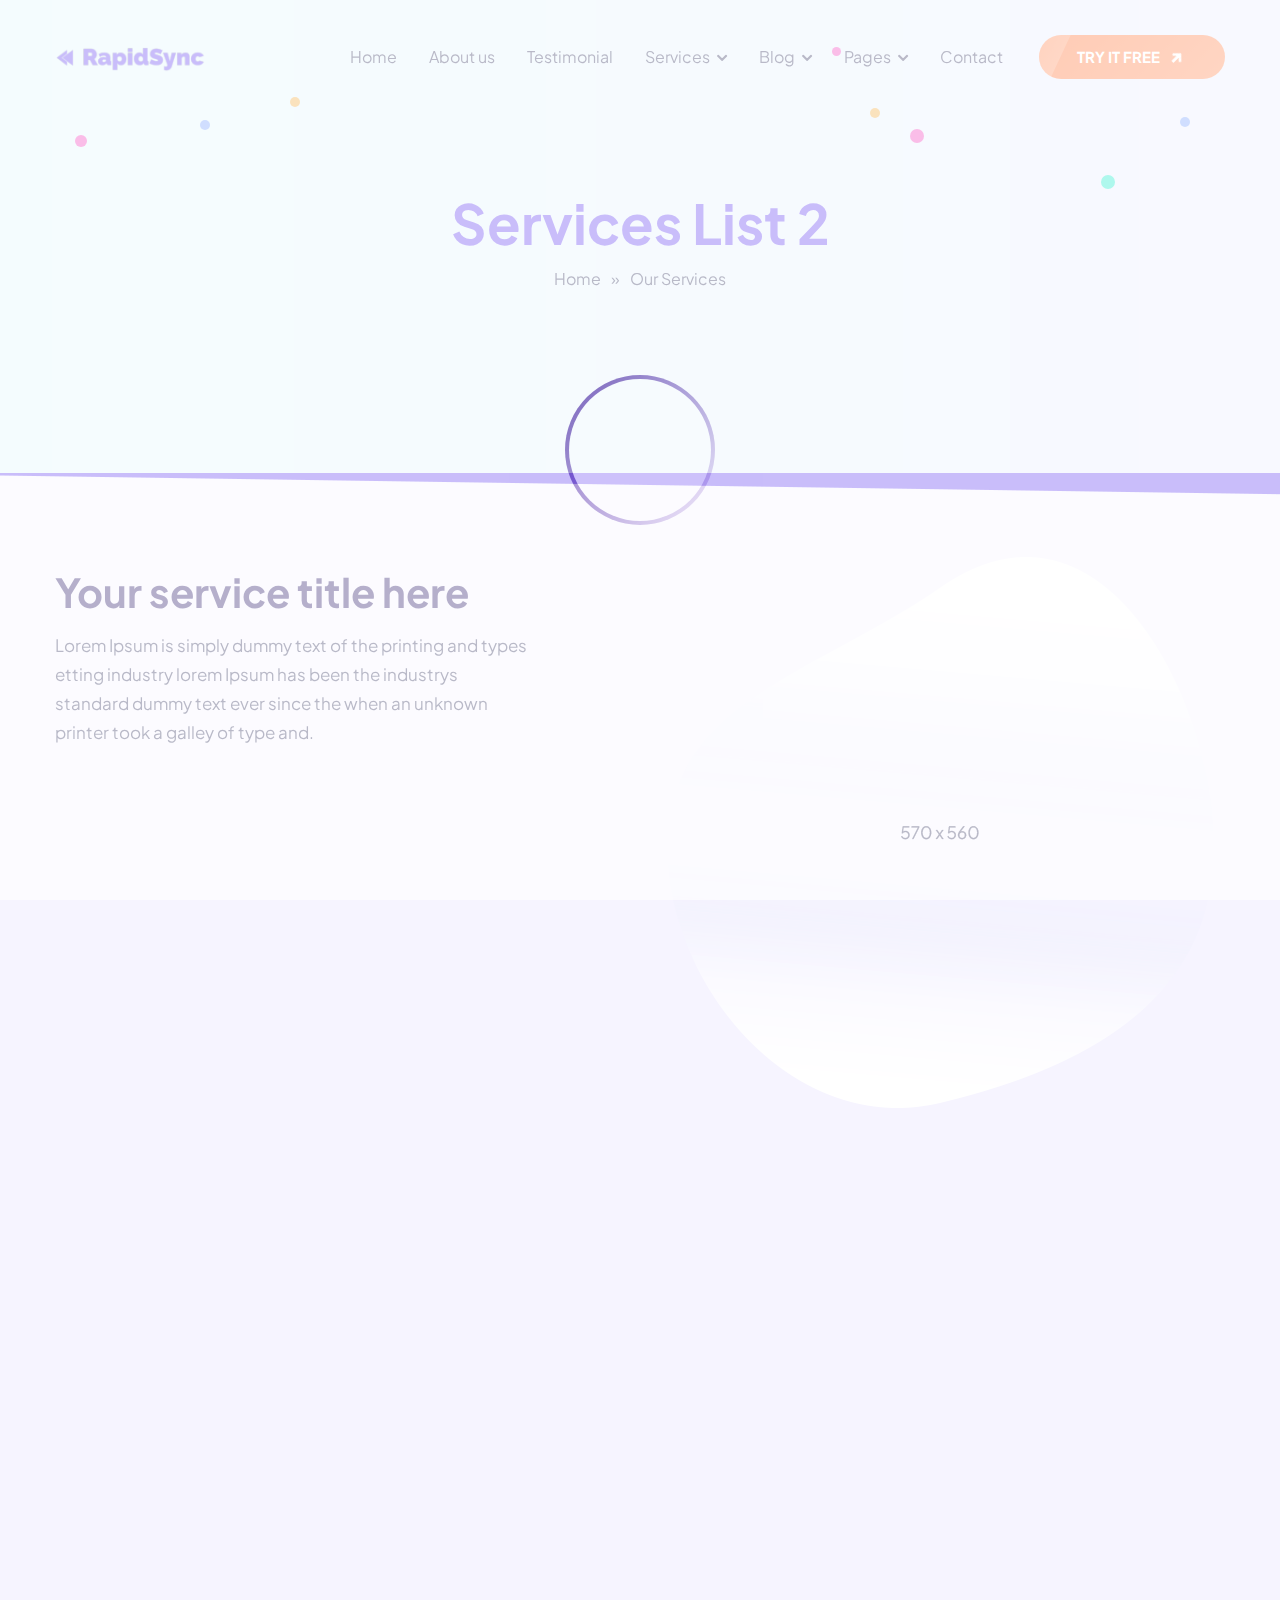
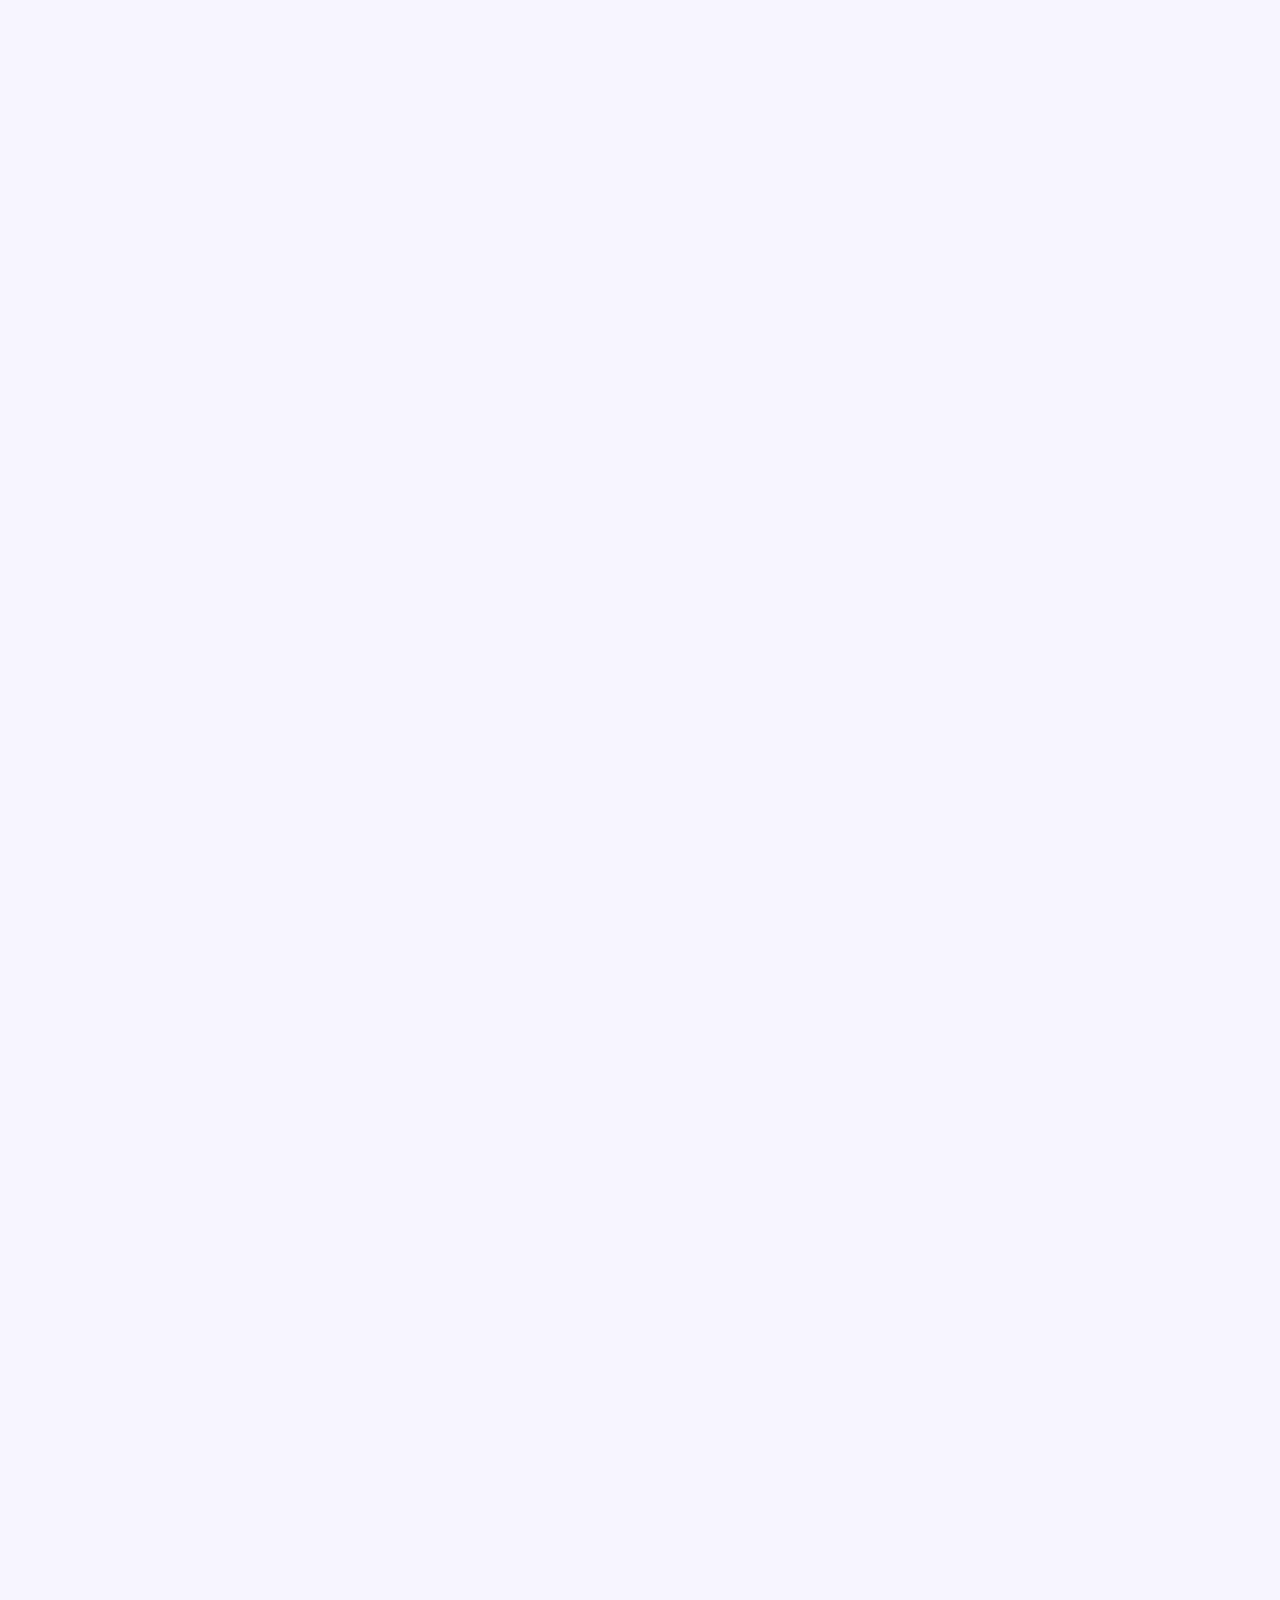
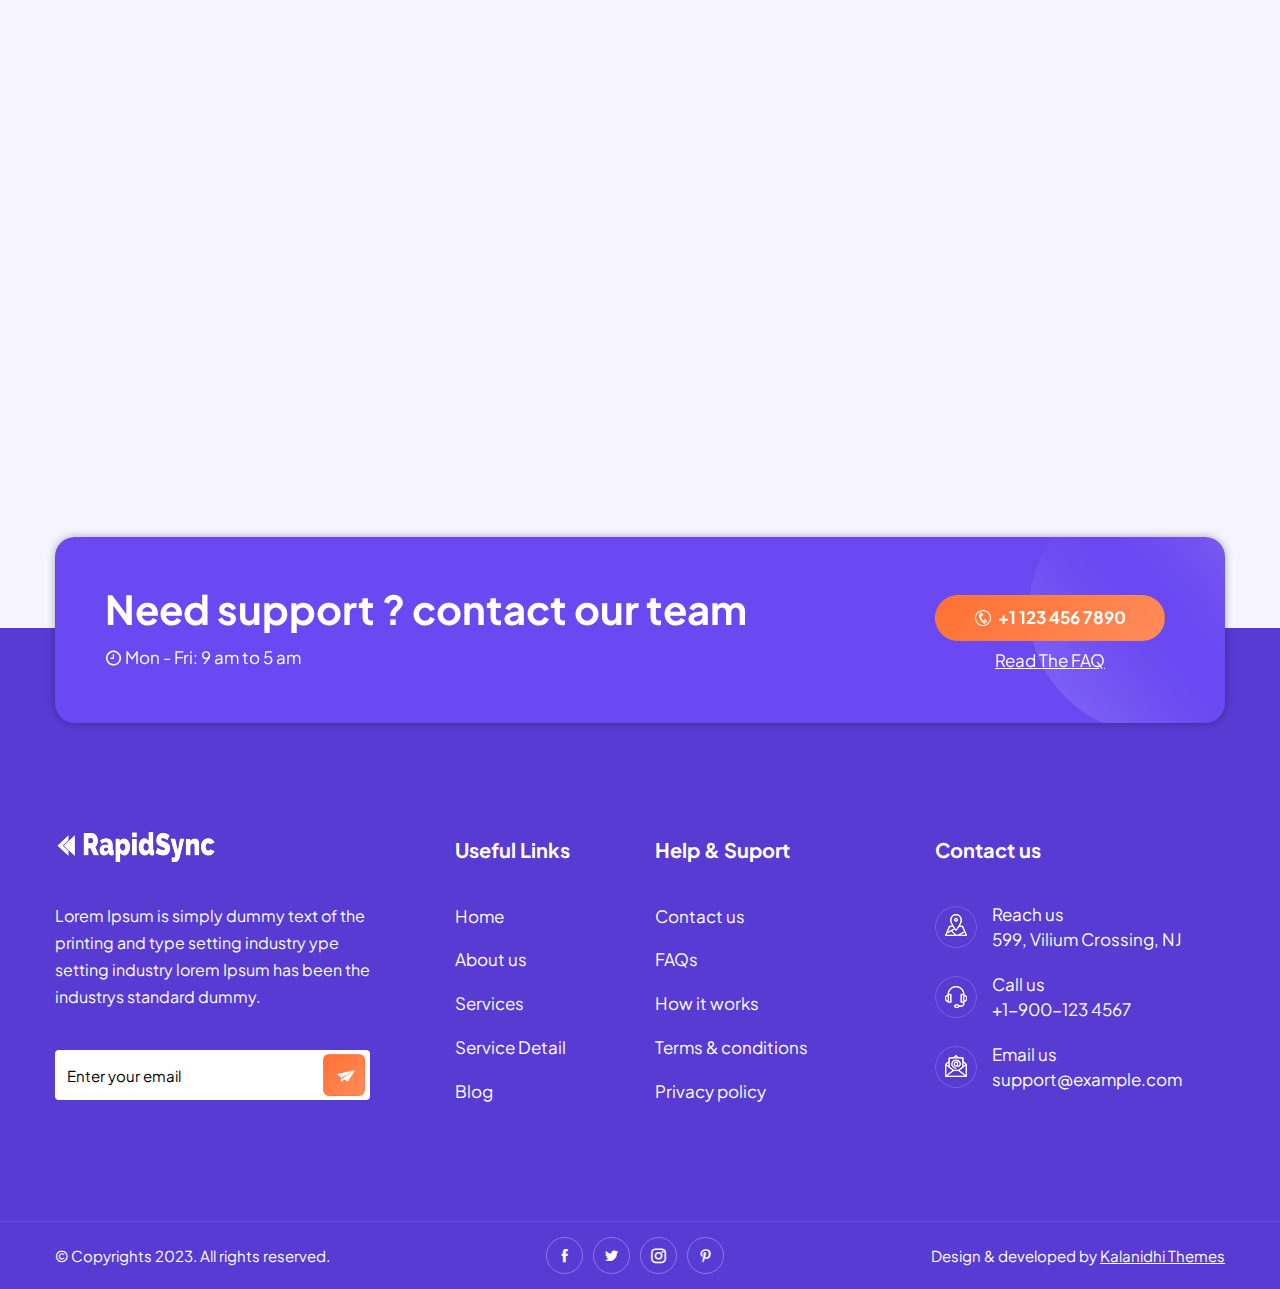
<file: service-list-2.html>
<!DOCTYPE html>
<html lang="en">

<head>

  <meta charset="UTF-8">
  <meta http-equiv="X-UA-Compatible" content="IE=edge">
  <meta name="viewport" content="width=device-width, initial-scale=1.0">
  <title>Service List 2</title>

  <!-- icofont-css-link -->
  <link rel="stylesheet" href="css/icofont.min.css">
  <!-- Owl-Carosal-Style-link -->
  <link rel="stylesheet" href="css/animate.min.css">
  <!-- Owl-Carosal-Style-link -->
  <link rel="stylesheet" href="css/owl.carousel.min.css">
  <!-- Bootstrap-Style-link -->
  <link rel="stylesheet" href="css/bootstrap.min.css">
  <!-- Aos-Style-link -->
  <link rel="stylesheet" href="css/aos.css">
  <!-- Coustome-Style-link -->
  <link rel="stylesheet" href="css/style.css">
  <!-- Responsive-Style-link -->
  <link rel="stylesheet" href="css/responsive.css">
  <!-- Favicon -->
  <link rel="shortcut icon" href="images/favicon.png" type="image/x-icon">

</head>

<body class="inner_page">


  <!-- Page-wrapper-Start -->
  <div class="page_wrapper">

    <!-- Preloader -->
    <div id="preloader">
      <!-- <div id="loader"></div> -->
      <div class="circle-border">
        <div class="circle-core"></div>
      </div>
    </div>

    <!-- Top Banner Start-->
    <div class="inner_page_block white_option">

      <!-- Header Start -->
      <header class="fixed">
        <!-- container start -->
        <div class="container">
          <!-- navigation bar -->
          <nav class="navbar navbar-expand-lg">
            <a class="navbar-brand" href="index.html">
              <img src="images/new/logo_white.png" alt="image">
            </a>
            <button class="navbar-toggler" type="button" data-toggle="collapse" data-target="#navbarSupportedContent"
              aria-controls="navbarSupportedContent" aria-expanded="false" aria-label="Toggle navigation">
              <span class="navbar-toggler-icon">
                <!-- <i class="icofont-navigation-menu ico_menu"></i> -->
                <div class="toggle-wrap">
                  <span class="toggle-bar"></span>
                </div>
              </span>
            </button>

            <div class="collapse navbar-collapse" id="navbarSupportedContent">
              <ul class="navbar-nav ml-auto">
                <li class="nav-item active">
                  <a class="nav-link" href="index.html">Home</a>
                </li>
                <li class="nav-item">
                  <a class="nav-link" href="about-us.html">About us</a>
                </li>
                <li class="nav-item">
                  <a class="nav-link" href="testimonial.html">Testimonial</a>
                </li>
                <!-- secondery menu start -->
                <li class="nav-item has_dropdown">
                  <a class="nav-link" href="#">Services</a>
                  <span class="drp_btn"><i class="icofont-rounded-down"></i></span>
                  <div class="sub_menu">
                    <ul>
                      <li><a href="service-list-1.html">Service List 1</a></li>
                      <li><a href="service-list-2.html">Service List 2</a></li>
                      <li><a href="service-detail.html">Service Details</a></li>
                    </ul>
                  </div>
                </li>

                <li class="nav-item has_dropdown">
                  <a class="nav-link" href="#">Blog </a>
                  <span class="drp_btn"><i class="icofont-rounded-down"></i></span>
                  <div class="sub_menu">
                    <ul>
                      <li><a href="blog-list.html">Blog List</a></li>
                      <li><a href="blog-detail.html">Single Blog</a></li>
                    </ul>
                  </div>
                </li>

                <li class="nav-item has_dropdown">
                  <a class="nav-link" href="#">Pages </a>
                  <span class="drp_btn"><i class="icofont-rounded-down"></i></span>
                  <div class="sub_menu">
                    <ul>
                      <li><a href="pricing.html">Pricing </a></li>
                      <li><a href="sign-in.html">Sign In </a></li>
                      <li><a href="sign-up.html">Sign Up </a></li>
                      <li><a href="error.html">Error 404 </a></li>
                      <li><a href="faq.html">Faq </a></li>
                    </ul>
                  </div>
                </li>

                <!-- secondery menu end -->
                <li class="nav-item">
                  <a class="nav-link" href="contact-us.html">Contact</a>
                </li>
                <li class="nav-item">
                  <a class="nav-link dark_btn" href="contact-us.html">TRY IT FREE <i class="icofont-arrow-right"></i></a>
                </li>
              </ul>
            </div>
          </nav>
          <!-- navigation end -->
        </div>
        <!-- container end -->
      </header>

      <!-- Bread Crumb -->
      <div class="bread_crumb" data-aos="fade-in" data-aos-duration="2000" data-aos-delay="100">

        <div class="container">

          <!-- animated dots -->
          <div class="dotes_anim_bloack">
            <div class="dots dotes_1"></div>
            <div class="dots dotes_2"></div>
            <div class="dots dotes_3"></div>
            <div class="dots dotes_4"></div>
            <div class="dots dotes_5"></div>
            <div class="dots dotes_6"></div>
            <div class="dots dotes_7"></div>
            <div class="dots dotes_8"></div>
          </div>
          
          <div class="bred_text">
            <h1>Services List 2</h1>
            <ul>
              <li><a href="index.html">Home</a></li>
              <li><span>»</span></li>
              <li><a href="service-list-2.html">Our Services</a></li>
            </ul>
          </div>
        </div>
      </div>

    </div>
    <!-- Top Banner End-->

    <!-- service list 1 Start -->
    <section class="row_am service_list_two_colom">
      <div class="container">
        <div class="row">

          <!-- content -->
          <div class="col-md-6">
            <div class="sl_two_colom_text" data-aos="fade-in" data-aos-duration="2000" data-aos-delay="100">
              <div class="section_title">
                <h2>Your service title here </h2>
                <p>Lorem Ipsum is simply dummy text of the printing and types
etting industry lorem Ipsum has been the industrys standard dummy text ever since the when an unknown printer took a galley of type and.</p>
              </div>
              <ul>
                <li data-aos="fade-up" data-aos-duration="2000">
                  <h3>Carefully designed</h3>
                  <p>Lorem Ipsum is simply dummy text of the printing and typ esetting industry lorem Ipsum has.</p>
                </li>
                <li data-aos="fade-up" data-aos-duration="2000">
                  <h3>Seamless Sync</h3>
                  <p>Simply dummy text of the printing and typesetting inustry lorem Ipsum has Lorem dollar summit.</p>
                </li>
              </ul>
              <a href="service-detail.html" data-aos="fade-up" data-aos-duration="2000" class="btn btn_main aos-init aos-animate">READ MORE <i class="icofont-arrow-right"></i></a>
            </div>
          </div>

          <!-- image -->
          <div class="col-md-6">
            <div class="sl_two_colom_image" data-aos="fade-in" data-aos-duration="1000">
              <img src="images/new/service_list_img1.png" alt="image">
            </div>
          </div>

        </div>
      </div>
    </section>
    <!-- service list 1 End -->

    <!-- service list 2 Start -->
    <section class="row_am service_list_two_colom">
      <div class="container">
        <div class="row">

          <!-- image -->
          <div class="col-md-6">
            <div class="sl_two_colom_image" data-aos="fade-in" data-aos-duration="1000">
              <img src="images/new/service_list_img2.png" alt="image">
            </div>
          </div>

          <!-- content -->
          <div class="col-md-6">
            <div class="sl_two_colom_text" data-aos="fade-in" data-aos-duration="2000" data-aos-delay="100">
              <div class="section_title">
                <h2>Your service title here </h2>
                <p>Lorem Ipsum is simply dummy text of the printing and types etting industry lorem Ipsum has been the industrys standard dummy text ever since the when an unknown printer took a galley of type and.</p>
              </div>
              
              <div class="service_list_point">
                <ul data-aos="fade-up" data-aos-duration="2000">
                  <li> <i class="icofont-check-circled"></i> Lorem Ipsum is simply dummy </li>
                  <li> <i class="icofont-check-circled"></i> Text of the printing and typesetting industry </li>
                  <li> <i class="icofont-check-circled"></i> Ipsum has been the industrys standard  </li>
                  <li> <i class="icofont-check-circled"></i> Dummy text ever since the when </li>
                </ul>
              </div>

              <a href="service-detail.html" data-aos="fade-up" data-aos-duration="2000" class="btn btn_main aos-init aos-animate">READ MORE <i class="icofont-arrow-right"></i></a>
            </div>
          </div>

        </div>
      </div>
    </section>
    <!-- service list 2 End -->

    
    <!-- What our customer says Section Start -->
    <section class="customer_section">
      <div class="coustomer_block" data-aos="fade-up" data-aos-duration="1000">
        <div class="section_title" data-aos="fade-in" data-aos-duration="1000">
          <h2>What our customer says</h2>
          <p>Lorem Ipsum is simply dummy text of the printing and typese tting indus orem Ipsum has beenthe standard
            dummy text ever since.</p>
        </div>
        <div id="coustomer_slider" class="owl-carousel owl-theme" data-aos="fade-in" data-aos-duration="1000">
          <div class="item">
            <div class="coustomer_slide_block">
              <div class="coustomer_img">
                <img src="images/new/testimonial-01.png" alt="image">
              </div>
              <div class="coustomer_review">
                <div class="rating">
                  <span><i class="icofont-star"></i></span>
                  <span><i class="icofont-star"></i></span>
                  <span><i class="icofont-star"></i></span>
                  <span><i class="icofont-star"></i></span>
                  <span><i class="icofont-star"></i></span>
                </div>
                <p>Lorem Ipsum is simply dummy text of the print ing and typese tting us orem Ipsum has been lorem
                  beenthe standar ddummy Lorem Ipsum is simply mmy text of the print ing and typese tting us orem Ipsum
                  has lorem Ipsum has lorem beenthe standar ddummy. </p>
                <h3 class="coustomer_name">Shayna John</h3>
                <span class="desiganation">Careative inc</span>
              </div>
            </div>
          </div>

          <div class="item">
            <div class="coustomer_slide_block">
              <div class="coustomer_img">
                <img src="images/new/testimonial-02.png" alt="image">
              </div>
              <div class="coustomer_review">
                <div class="rating">
                  <span><i class="icofont-star"></i></span>
                  <span><i class="icofont-star"></i></span>
                  <span><i class="icofont-star"></i></span>
                  <span><i class="icofont-star"></i></span>
                  <span><i class="icofont-star"></i></span>
                </div>
                <p>Lorem Ipsum is simply dummy text of the print ing and typese tting us orem Ipsum has been lorem
                  beenthe standar ddummy Lorem Ipsum is simply mmy text of the print ing and typese tting us orem Ipsum
                  has lorem Ipsum has lorem beenthe standar ddummy. </p>
                <h3 class="coustomer_name">Wilium Smith</h3>
                <span class="desiganation">Fish Kreativ</span>
              </div>
            </div>
          </div>

          <div class="item">
            <div class="coustomer_slide_block">
              <div class="coustomer_img">
                <img src="images/new/testimonial-03.png" alt="image">
              </div>
              <div class="coustomer_review">
                <div class="rating">
                  <span><i class="icofont-star"></i></span>
                  <span><i class="icofont-star"></i></span>
                  <span><i class="icofont-star"></i></span>
                  <span><i class="icofont-star"></i></span>
                  <span><i class="icofont-star"></i></span>
                </div>
                <p>Lorem Ipsum is simply dummy text of the print ing and typese tting us orem Ipsum has been lorem
                  beenthe standar ddummy Lorem Ipsum is simply mmy text of the print ing and typese tting us orem Ipsum
                  has lorem Ipsum has lorem beenthe standar ddummy. </p>
                <h3 class="coustomer_name">John Doe</h3>
                <span class="desiganation">Digital People</span>
              </div>
            </div>
          </div>

        </div>
      </div>
      <div class="review_summery" data-aos="fade-up" data-aos-duration="1500" data-aos-delay="100">
        <div class="rating">
          <span><i class="icofont-star"></i></span>
          <span><i class="icofont-star"></i></span>
          <span><i class="icofont-star"></i></span>
          <span><i class="icofont-star"></i></span>
          <span><i class="icofont-star"></i></span>
        </div>
        <p><span>5.0 / 5.0 -</span> <a href="testimonial.html">3689 Total User Reviews <i class="icofont-arrow-right"></i></a></p>
      </div>
    </section>

    <!-- Pricing-Section -->
    <section class="row_am pricing_section service_list_ps" id="pricing" data-aos="fade-in" data-aos-duration="1000">
      <!-- container start -->
      <div class="container">
        <div class="section_title" data-aos="fade-up" data-aos-duration="1500" data-aos-delay="300">
          <h2>Best plans, pay what you use</h2>
          <p>Lorem Ipsum is simply dummy text of the printing and typese tting indus <br> orem Ipsum has beenthe
            standard dummy text ever since.</p>
        </div>
        <!-- toggle button -->
        <div class="toggle_block" data-aos="fade-up" data-aos-duration="1500">
          <span class="month active">Monthly</span>
          <div class="tog_block">
            <span class="tog_btn"></span>
          </div>
          <span class="years">Yearly</span>
          <span class="offer">50% off</span>
        </div>

        <!-- pricing box  monthly start -->
        <div class="pricing_pannel monthly_plan active" data-aos="fade-up" data-aos-duration="1500">
          <!-- row start -->
          <div class="row">
            <!-- pricing box 1 -->
            <div class="col-md-4">
              <div class="pricing_block">
                <div class="icon">
                  <img src="images/new/Free-Trial-01.svg" alt="image">
                  <div class="dot_block">
                    <span class="dot_anim"></span>
                    <span class="dot_anim"></span>
                    <span class="dot_anim"></span>
                  </div>
                </div>
                <div class="pkg_name">
                  <h3>Free Trial</h3>
                  <span>For the basics</span>
                </div>
                <span class="price">$0<span>/Month</span></span>
                <ul class="benifits">
                  <li class="include">
                    <p><i class="icofont-check-circled"></i>7 Days free trial</p>
                  </li>
                  <li class="include">
                    <p><i class="icofont-check-circled"></i>2 platform of your choice</p>
                  </li>
                  <li class="include">
                    <p><i class="icofont-check-circled"></i>10 GB Dedicated Hosting free</p>
                  </li>
                  <li class="exclude">
                    <p><i class="icofont-close-circled"></i>Unlimited updates</p>
                  </li>
                  <li class="exclude">
                    <p><i class="icofont-close-circled"></i>Live support</p>
                  </li>
                </ul>
                <a href="#" class="btn btn_main">BUY NOW <i class="icofont-arrow-right"></i></a>
              </div>
            </div>

            <!-- pricing box 2 -->
            <div class="col-md-4">
              <div class="pricing_block highlited_block">
                <div class="icon">
                  <img src="images/new/unlimited.png" alt="image">
                  <div class="dot_block">
                    <span class="dot_anim"></span>
                    <span class="dot_anim"></span>
                    <span class="dot_anim"></span>
                  </div>
                </div>
                <div class="pkg_name">
                  <h3>Unlimited</h3>
                  <span>For the professionals</span>
                </div>
                <span class="price">$99<span>/Month</span></span>
                <ul class="benifits">
                  <li class="include">
                    <p><i class="icofont-check-circled"></i>7 Days free trial</p>
                  </li>
                  <li class="include">
                    <p><i class="icofont-check-circled"></i>2 platform of your choice</p>
                  </li>
                  <li class="include">
                    <p><i class="icofont-check-circled"></i>10 GB Dedicated Hosting free</p>
                  </li>
                  <li class="include">
                    <p><i class="icofont-check-circled"></i>Unlimited updates</p>
                  </li>
                  <li class="include">
                    <p><i class="icofont-check-circled"></i>Live support</p>
                  </li>
                </ul>
                <a href="#" class="btn btn_main">BUY NOW <i class="icofont-arrow-right"></i></a>
              </div>
            </div>

            <!-- pricing box 3 -->
            <div class="col-md-4">
              <div class="pricing_block">
                <div class="icon">
                  <img src="images/new/Premium.svg" alt="image">
                  <div class="dot_block">
                    <span class="dot_anim"></span>
                    <span class="dot_anim"></span>
                    <span class="dot_anim"></span>
                  </div>
                </div>
                <div class="pkg_name">
                  <h3>Premium</h3>
                  <span>For small team</span>
                </div>
                <span class="price">$55<span>/Month</span></span>
                <ul class="benifits">
                  <li class="include">
                    <p><i class="icofont-check-circled"></i>7 Days free trial</p>
                  </li>
                  <li class="include">
                    <p><i class="icofont-check-circled"></i>2 platform of your choice</p>
                  </li>
                  <li class="include">
                    <p><i class="icofont-check-circled"></i>10 GB Dedicated Hosting free</p>
                  </li>
                  <li class="include">
                    <p><i class="icofont-check-circled"></i>Unlimited updates</p>
                  </li>
                  <li class="exclude">
                    <p><i class="icofont-close-circled"></i>Live support</p>
                  </li>
                </ul>
                <a href="#" class="btn btn_main">BUY NOW <i class="icofont-arrow-right"></i></a>
              </div>
            </div>
          </div>
          <!-- row end -->
        </div>
        <!-- pricing box monthly end -->

        <!-- pricing box yearly start -->
        <div class="pricing_pannel yearly_plan" data-aos="fade-up" data-aos-duration="1500">
          <div class="row">

            <!-- pricing box 1 -->
            <div class="col-md-4">
              <div class="pricing_block">
                <div class="icon">
                  <img src="images/new/Free-Trial-01.svg" alt="image">
                  <div class="dot_block">
                    <span class="dot_anim"></span>
                    <span class="dot_anim"></span>
                    <span class="dot_anim"></span>
                  </div>
                </div>
                <div class="pkg_name">
                  <h3>Free Trial</h3>
                  <span>For the basics</span>
                </div>
                <span class="price">$0<span>/Year</span></span>
                <ul class="benifits">
                  <li class="include">
                    <p><i class="icofont-check-circled"></i>7 Days free trial</p>
                  </li>
                  <li class="include">
                    <p><i class="icofont-check-circled"></i>2 platform of your choice</p>
                  </li>
                  <li class="include">
                    <p><i class="icofont-check-circled"></i>10 GB Dedicated Hosting free</p>
                  </li>
                  <li class="exclude">
                    <p><i class="icofont-close-circled"></i>Unlimited updates</p>
                  </li>
                  <li class="exclude">
                    <p><i class="icofont-close-circled"></i>Live support</p>
                  </li>
                </ul>
                <a href="#" class="btn btn_main">BUY NOW <i class="icofont-arrow-right"></i></a>
              </div>
            </div>

            <!-- pricing box 2 -->
            <div class="col-md-4">
              <div class="pricing_block highlited_block">
                <div class="icon">
                  <img src="images/new/unlimited.png" alt="image">
                  <div class="dot_block">
                    <span class="dot_anim"></span>
                    <span class="dot_anim"></span>
                    <span class="dot_anim"></span>
                  </div>
                </div>
                <div class="pkg_name">
                  <h3>Unlimited</h3>
                  <span>For the professionals</span>
                </div>
                <span class="price">$999<span>/Year</span></span>
                <ul class="benifits">
                  <li class="include">
                    <p><i class="icofont-check-circled"></i>7 Days free trial</p>
                  </li>
                  <li class="include">
                    <p><i class="icofont-check-circled"></i>2 platform of your choice</p>
                  </li>
                  <li class="include">
                    <p><i class="icofont-check-circled"></i>10 GB Dedicated Hosting free</p>
                  </li>
                  <li class="include">
                    <p><i class="icofont-check-circled"></i>Unlimited updates</p>
                  </li>
                  <li class="include">
                    <p><i class="icofont-check-circled"></i>Live support</p>
                  </li>
                </ul>
                <a href="#" class="btn btn_main">BUY NOW <i class="icofont-arrow-right"></i></a>
              </div>
            </div>

            <!-- pricing box 3 -->
            <div class="col-md-4">
              <div class="pricing_block">
                <div class="icon">
                  <img src="images/new/Premium.svg" alt="image">
                  <div class="dot_block">
                    <span class="dot_anim"></span>
                    <span class="dot_anim"></span>
                    <span class="dot_anim"></span>
                  </div>
                </div>
                <div class="pkg_name">
                  <h3>Premium</h3>
                  <span>For small team</span>
                </div>
                <span class="price">$555<span>/Year</span></span>
                <ul class="benifits">
                  <li class="include">
                    <p><i class="icofont-check-circled"></i>7 Days free trial</p>
                  </li>
                  <li class="include">
                    <p><i class="icofont-check-circled"></i>2 platform of your choice</p>
                  </li>
                  <li class="include">
                    <p><i class="icofont-check-circled"></i>10 GB Dedicated Hosting free</p>
                  </li>
                  <li class="include">
                    <p><i class="icofont-check-circled"></i>Unlimited updates</p>
                  </li>
                  <li class="exclude">
                    <p><i class="icofont-close-circled"></i>Live support</p>
                  </li>
                </ul>
                <a href="#" class="btn btn_main">BUY NOW <i class="icofont-arrow-right"></i></a>
              </div>
            </div>

          </div>
        </div>
      </div>
      <!-- container start end -->
    </section>
    <!-- Pricing-Section end -->

    <!-- Need support Section Start -->
    <section class="need_section">
      <div class="need_section_inner">
        <div class="container">
          <div class="need_block">
            <div class="need_text">
              <div class="section_title">
                <h2>Need support ? contact our team</h2>
                <p><i class="icofont-clock-time"></i> Mon - Fri: 9 am to 5 am</p>
              </div>
            </div>
            <div class="need_action">
              <a href="tel:1234567899" class="btn"><i class="icofont-phone-circle"></i> +1 123 456 7890</a>
              <a href="#faqBlock" class="faq_btn">Read The FAQ </a>
            </div>
          </div>
        </div>
      </div>
    </section>
    <!-- Need support Section End -->


    <!-- Footer-Section start -->
    <footer>
      <div class="top_footer" id="contact">

        <div class="container">
          <!-- vertical line animation -->
          <div class="anim_line dark_bg">
            <span><img src="images/anim_line_2.png" alt="anim_line"></span>
            <span><img src="images/anim_line_2.png" alt="anim_line"></span>
            <span><img src="images/anim_line_2.png" alt="anim_line"></span>
            <span><img src="images/anim_line_2.png" alt="anim_line"></span>
            <span><img src="images/anim_line_2.png" alt="anim_line"></span>
            <span><img src="images/anim_line_2.png" alt="anim_line"></span>
            <span><img src="images/anim_line_2.png" alt="anim_line"></span>
            <span><img src="images/anim_line_2.png" alt="anim_line"></span>
            <span><img src="images/anim_line_2.png" alt="anim_line"></span>
          </div>
      </div>

        <!-- container start -->
        <div class="container">
          <!-- row start -->
          <div class="row">
            <!-- footer link 1 -->
            <div class="col-lg-4 col-md-6 col-12">
              <div class="abt_side">
                <div class="logo"> <img src="images/new/Logo.png" alt="image"></div>
                <p>Lorem Ipsum is simply dummy text of the printing and type setting industry ype setting industry lorem
                  Ipsum has been the industrys standard dummy. </p>
                <div class="news_letter_block">
                  <form action="submit">
                    <div class="form-group">
                      <input type="email" placeholder="Enter your email" class="form-control">
                      <button class="btn"><i class="icofont-paper-plane"></i></button>
                    </div>
                  </form>
                </div>
              </div>
            </div>

            <!-- footer link 2 -->
            <div class="col-lg-2 col-md-6 col-12">
              <div class="links">
                <h3>Useful Links</h3>
                <ul>
                  <li><a href="index.html">Home</a></li>
                  <li><a href="about-us.html">About us</a></li>
                  <li><a href="service-list-1.html">Services</a></li>
                  <li><a href="service-detail.html">Service Detail</a></li>
                  <li><a href="blog-list.html">Blog</a></li>
                </ul>
              </div>
            </div>

            <!-- footer link 3 -->
            <div class="col-lg-3 col-md-6 col-12">
              <div class="links">
                <h3>Help & Suport</h3>
                <ul>
                  <li><a href="contact-us.html">Contact us</a></li>
                  <li><a href="faq.html">FAQs</a></li>
                  <li><a href="#">How it works</a></li>
                  <li><a href="#">Terms & conditions</a></li>
                  <li><a href="#">Privacy policy</a></li>
                </ul>
              </div>
            </div>

            <!-- footer link 4 -->
            <div class="col-lg-3 col-md-6 col-12">
              <div class="try_out">
                <h3>Contact us</h3>
                <ul>
                  <li>
                    <span class="icon">
                      <img src="images/new/contact_01.png" alt="image">
                    </span>
                    <div class="text">
                      <p>Reach us <br> 599, Vilium Crossing, NJ</p>
                    </div>
                  </li>
                  <li>
                    <span class="icon">
                      <img src="images/new/contact_02.png" alt="image">
                    </span>
                    <div class="text">
                      <p>Call us <a href="tel:+1-900-1234567">+1-900-123 4567</a></p>
                    </div>
                  </li>
                  <li>
                    <span class="icon">
                      <img src="images/new/contact_03.png" alt="image">
                    </span>
                    <div class="text">
                      <p>Email us <a href="mailto:support@example.com">support@example.com</a></p>
                    </div>
                  </li>
                </ul>
              </div>
            </div>
          </div>
          <!-- row end -->
        </div>
        <!-- container end -->
      </div>

      <!-- last footer -->
      <div class="bottom_footer">
        <!-- container start -->
        <div class="container">
          <!-- row start -->
          <div class="row">
            <div class="col-md-4">
              <p>© Copyrights 2023. All rights reserved.</p>
            </div>
            <div class="col-md-4">
              <ul class="social_media">
                <li><a href="#"><i class="icofont-facebook"></i></a></li>
                <li><a href="#"><i class="icofont-twitter"></i></a></li>
                <li><a href="#"><i class="icofont-instagram"></i></a></li>
                <li><a href="#"><i class="icofont-pinterest"></i></a></li>
              </ul>
            </div>
            <div class="col-md-4">
              <p class="developer_text">Design & developed by <a href="https://themeforest.net/user/kalanidhithemes" target="blank">Kalanidhi Themes</a></p>
            </div>
          </div>
          <!-- row end -->
        </div>
        <!-- container end -->
      </div>

      <!-- go top button -->
      <div class="go_top" id="Gotop">
        <span><i class="icofont-arrow-up"></i></span>
      </div>
    </footer>
    <!-- Footer-Section end -->

  </div>
  <!-- Page-wrapper-End -->

  <!-- Jquery-js-Link -->
  <script src="js/jquery.js"></script>
  <!-- owl-js-Link -->
  <script src="js/owl.carousel.min.js"></script>
  <!-- bootstrap-js-Link -->
  <script src="js/bootstrap.min.js"></script>
  <!-- aos-js-Link -->
  <script src="js/aos.js"></script>
  <!-- main-js-Link -->
  <script src="js/main.js"></script>


</body>

</html>
</file>
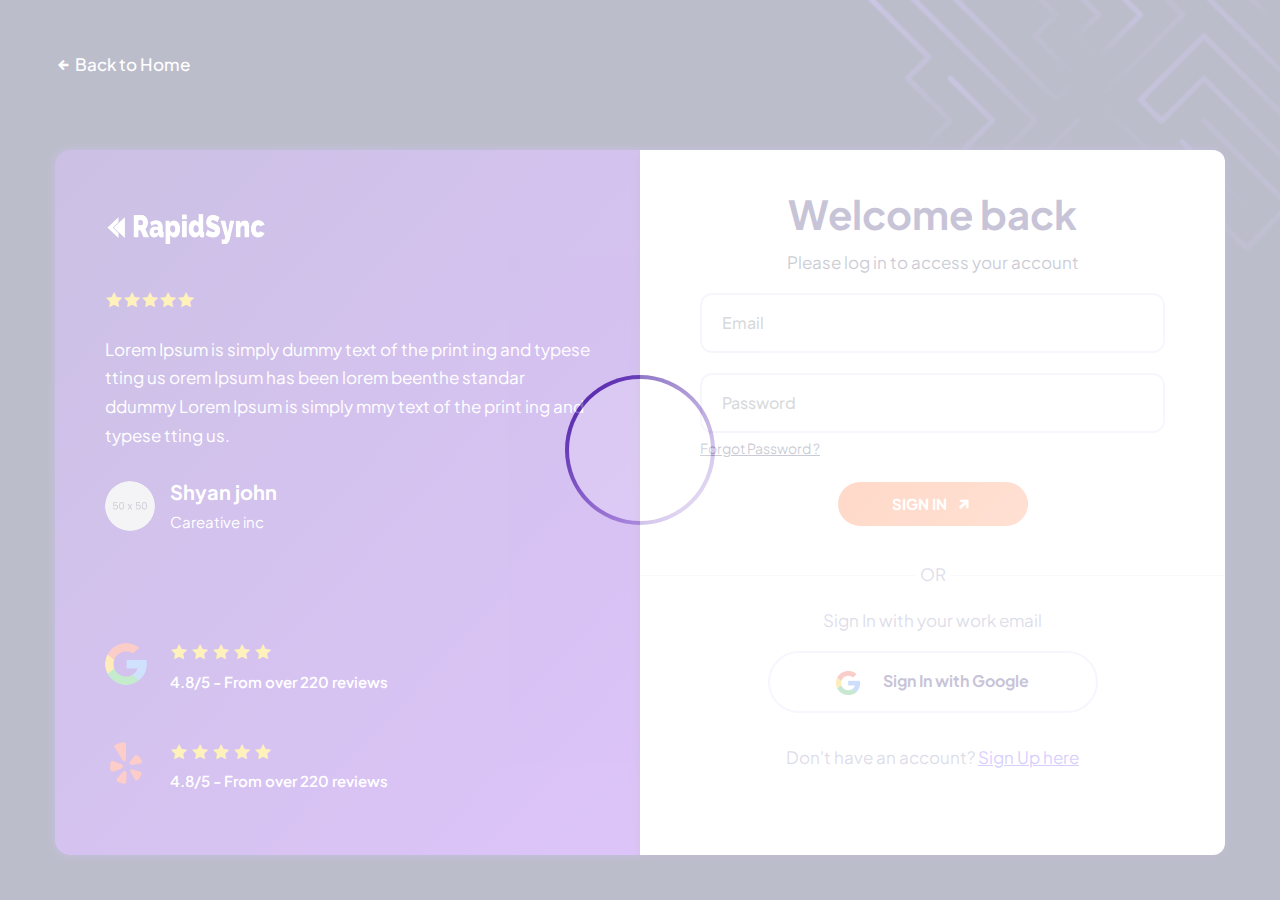
<file: sign-in.html>
<!DOCTYPE html>
<html lang="en">

<head>

  <meta charset="UTF-8">
  <meta http-equiv="X-UA-Compatible" content="IE=edge">
  <meta name="viewport" content="width=device-width, initial-scale=1.0">
  <title>Sign In</title>

  <!-- icofont-css-link -->
  <link rel="stylesheet" href="css/icofont.min.css">
  <!-- Bootstrap-Style-link -->
  <link rel="stylesheet" href="css/bootstrap.min.css">
  <!-- Aos-Style-link -->
  <link rel="stylesheet" href="css/aos.css">
  <!-- Coustome-Style-link -->
  <link rel="stylesheet" href="css/style.css">
  <!-- Responsive-Style-link -->
  <link rel="stylesheet" href="css/responsive.css">
  <!-- Favicon -->
  <link rel="shortcut icon" href="images/favicon.png" type="image/x-icon">

</head>

<body>

  <!-- Page-wrapper-Start -->
  <div class="page_wrapper">

    <!-- Preloader -->
    <div id="preloader">
      <!-- <div id="loader"></div> -->
      <div class="circle-border">
        <div class="circle-core"></div>
      </div>
    </div>

    <!-- Main Sign In Section -->
    <div class="full_bg">

      <div class="container">
        <section class="signup_section">

          <div class="top_part">
            <a href="index.html" class="back_btn"><i class="icofont-arrow-left"></i> Back to Home</a>
          </div>

          <div class="profile_block sign-in">
            <!-- Profile Side -->
            <div class="profile_side">
              <div class="top_side">
                <a href="#"><img src="images/new/Logo.png" alt="image"></a>
                <div class="rating">
                  <span><i class="icofont-star"></i></span>
                  <span><i class="icofont-star"></i></span>
                  <span><i class="icofont-star"></i></span>
                  <span><i class="icofont-star"></i></span>
                  <span><i class="icofont-star"></i></span>
                </div>
                <p>Lorem Ipsum is simply dummy text of the print ing and typese tting us orem Ipsum has been lorem
                  beenthe standar ddummy Lorem Ipsum is simply mmy text of the print ing and typese tting us.</p>
                <div class="user_avtar">
                  <div class="img">
                    <img src="images/new/sign-up.png" alt="image">
                  </div>
                  <div class="text">
                    <h3>Shyan john</h3>
                    <span>Careative inc</span>
                  </div>
                </div>
              </div>
              <div class="bottom_side">
                <div class="rating_platform">
                  <div class="img">
                    <img src="images/new/google_side.png" alt="image">
                  </div>
                  <div class="text">
                    <div class="rating">
                      <span><i class="icofont-star"></i></span>
                      <span><i class="icofont-star"></i></span>
                      <span><i class="icofont-star"></i></span>
                      <span><i class="icofont-star"></i></span>
                      <span><i class="icofont-star"></i></span>
                    </div>
                    <span>4.8/5 - From over 220 reviews</span>
                  </div>
                </div>
                <div class="rating_platform">
                  <div class="img">
                    <img src="images/new/yelp.png" alt="image">
                  </div>
                  <div class="text">
                    <div class="rating">
                      <span><i class="icofont-star"></i></span>
                      <span><i class="icofont-star"></i></span>
                      <span><i class="icofont-star"></i></span>
                      <span><i class="icofont-star"></i></span>
                      <span><i class="icofont-star"></i></span>
                    </div>
                    <span>4.8/5 - From over 220 reviews</span>
                  </div>
                </div>
              </div>
            </div>
            <!-- Form Side -->
            <div class="signup_form">
              <div class="section_title">
                <h2>Welcome back</h2>
                <p>Please log in to access your account</p>
              </div>
              <form action="submit">
                <div class="form-group">
                  <input type="email" class="form-control" placeholder="Email">
                </div>
                <div class="form-group">
                  <input type="password" class="form-control" placeholder="Password">
                  <small><a href="#">Forgot Password ?</a></small>
                </div>
                <div class="form-group">
                  <button class="btn btn_main" type="submit">SIGN IN <i class="icofont-arrow-right"></i></button>
                </div>
              </form>
              <p class="or_block">
                <span>OR</span>
              </p>
              <div class="or_option">
                <p>Sign In with your work email</p>
                <a href="#" class="btn google_btn"><img src="images/google.png" alt="image"> <span>Sign In with
                    Google</span> </a>
                <p>Don't have an account? <a href="#">Sign Up here</a></p>
              </div>
            </div>
          </div>
        </section>
      </div>

    </div>


  </div>
  <!-- Page-wrapper-End -->

  <!-- Jquery-js-Link -->
  <script src="js/jquery.js"></script>
  <!-- owl-js-Link -->
  <script src="js/owl.carousel.min.js"></script>
  <!-- bootstrap-js-Link -->
  <script src="js/bootstrap.min.js"></script>
  <!-- aos-js-Link -->
  <script src="js/aos.js"></script>
  <!-- main-js-Link -->
  <script src="js/main.js"></script>

</body>

</html>
</file>
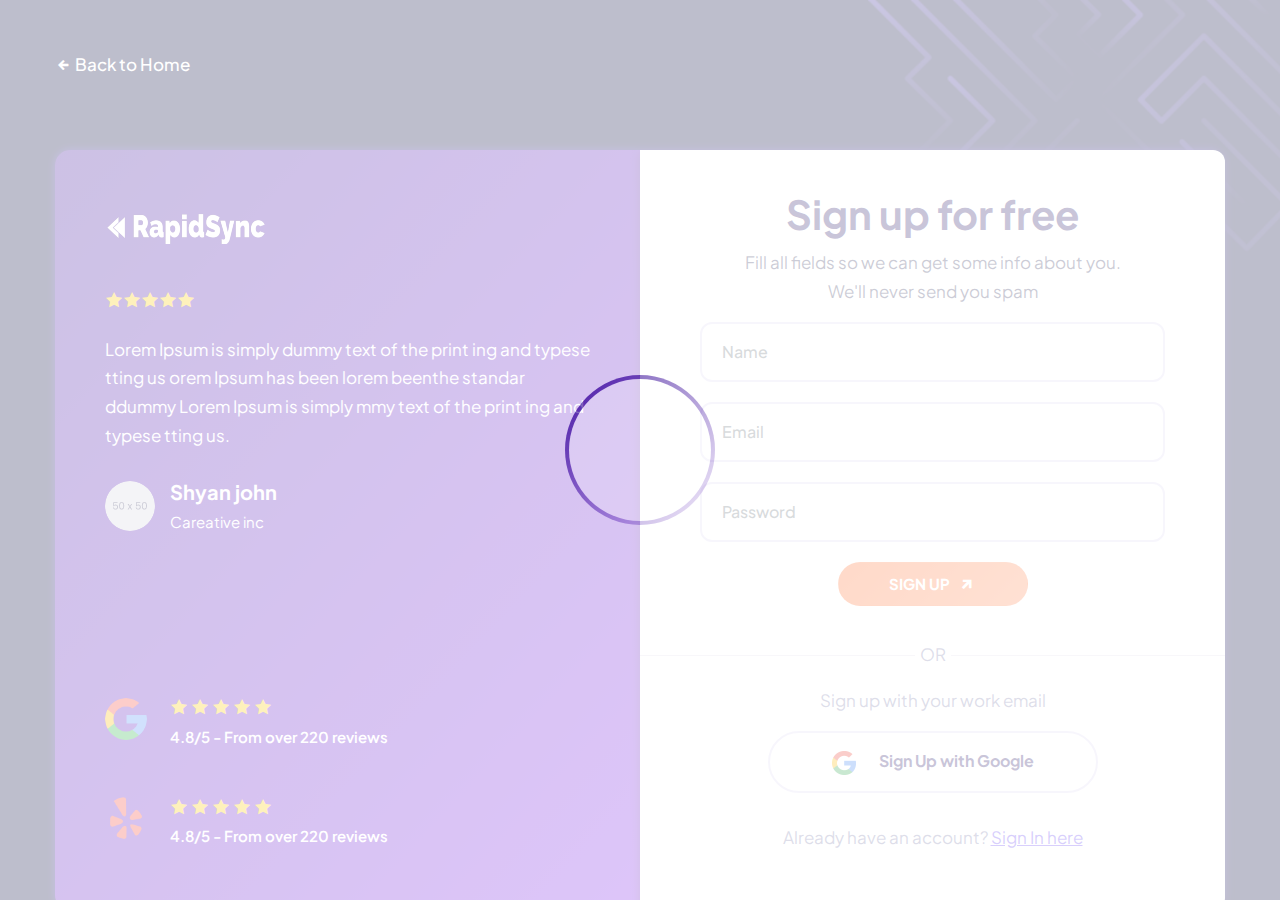
<file: sign-up.html>
<!DOCTYPE html>
<html lang="en">

<head>

  <meta charset="UTF-8">
  <meta http-equiv="X-UA-Compatible" content="IE=edge">
  <meta name="viewport" content="width=device-width, initial-scale=1.0">
  <title>Sign up</title>

  <!-- icofont-css-link -->
  <link rel="stylesheet" href="css/icofont.min.css">
  <!-- Bootstrap-Style-link -->
  <link rel="stylesheet" href="css/bootstrap.min.css">
  <!-- Aos-Style-link -->
  <link rel="stylesheet" href="css/aos.css">
  <!-- Coustome-Style-link -->
  <link rel="stylesheet" href="css/style.css">
  <!-- Responsive-Style-link -->
  <link rel="stylesheet" href="css/responsive.css">
  <!-- Favicon -->
  <link rel="shortcut icon" href="images/favicon.png" type="image/x-icon">

</head>

<body>

  <!-- Page-wrapper-Start -->
  <div class="page_wrapper">

    <!-- Preloader -->
    <div id="preloader">
      <!-- <div id="loader"></div> -->
      <div class="circle-border">
        <div class="circle-core"></div>
      </div>
    </div>

    <!-- Main Sign Up Section -->
    <div class="full_bg">

      <div class="container">
        <section class="signup_section">

          <div class="top_part">
            <a href="index.html" class="back_btn"><i class="icofont-arrow-left"></i> Back to Home</a>
          </div>

          <div class="profile_block">
            <!-- Profile Side -->
            <div class="profile_side">
              <div class="top_side">
                <a href="#"><img src="images/new/Logo.png" alt="image"></a>
                <div class="rating">
                  <span><i class="icofont-star"></i></span>
                  <span><i class="icofont-star"></i></span>
                  <span><i class="icofont-star"></i></span>
                  <span><i class="icofont-star"></i></span>
                  <span><i class="icofont-star"></i></span>
                </div>
                <p>Lorem Ipsum is simply dummy text of the print ing and typese tting us orem Ipsum has been lorem
                  beenthe standar ddummy Lorem Ipsum is simply mmy text of the print ing and typese tting us.</p>
                <div class="user_avtar">
                  <div class="img">
                    <img src="images/new/sign-up.png" alt="image">
                  </div>
                  <div class="text">
                    <h3>Shyan john</h3>
                    <span>Careative inc</span>
                  </div>
                </div>
              </div>
              <div class="bottom_side">
                <div class="rating_platform">
                  <div class="img">
                    <img src="images/new/google_side.png" alt="image">
                  </div>
                  <div class="text">
                    <div class="rating">
                      <span><i class="icofont-star"></i></span>
                      <span><i class="icofont-star"></i></span>
                      <span><i class="icofont-star"></i></span>
                      <span><i class="icofont-star"></i></span>
                      <span><i class="icofont-star"></i></span>
                    </div>
                    <span>4.8/5 - From over 220 reviews</span>
                  </div>
                </div>
                <div class="rating_platform">
                  <div class="img">
                    <img src="images/new/yelp.png" alt="image">
                  </div>
                  <div class="text">
                    <div class="rating">
                      <span><i class="icofont-star"></i></span>
                      <span><i class="icofont-star"></i></span>
                      <span><i class="icofont-star"></i></span>
                      <span><i class="icofont-star"></i></span>
                      <span><i class="icofont-star"></i></span>
                    </div>
                    <span>4.8/5 - From over 220 reviews</span>
                  </div>
                </div>
              </div>
            </div>
            <!-- Form Side -->
            <div class="signup_form">
              <div class="section_title">
                <h2>Sign up for free</h2>
                <p>Fill all fields so we can get some info about you. <br> We'll never send you spam</p>
              </div>
              <form action="submit">
                <div class="form-group">
                  <input type="text" class="form-control" placeholder="Name">
                </div>
                <div class="form-group">
                  <input type="email" class="form-control" placeholder="Email">
                </div>
                <div class="form-group">
                  <input type="password" class="form-control" placeholder="Password">
                </div>
                <div class="form-group">
                  <button class="btn btn_main" type="submit">SIGN UP <i class="icofont-arrow-right"></i></button>
                </div>
              </form>
              <p class="or_block">
                <span>OR</span>
              </p>
              <div class="or_option">
                <p>Sign up with your work email</p>
                <a href="#" class="btn google_btn"><img src="images/google.png" alt="image"> <span>Sign Up with
                    Google</span> </a>
                <p>Already have an account? <a href="#">Sign In here</a></p>
              </div>
            </div>
          </div>
        </section>
      </div>

    </div>


  </div>
  <!-- Page-wrapper-End -->

  <!-- Jquery-js-Link -->
  <script src="js/jquery.js"></script>
  <!-- owl-js-Link -->
  <script src="js/owl.carousel.min.js"></script>
  <!-- bootstrap-js-Link -->
  <script src="js/bootstrap.min.js"></script>
  <!-- aos-js-Link -->
  <script src="js/aos.js"></script>
  <!-- main-js-Link -->
  <script src="js/main.js"></script>

</body>

</html>
</file>
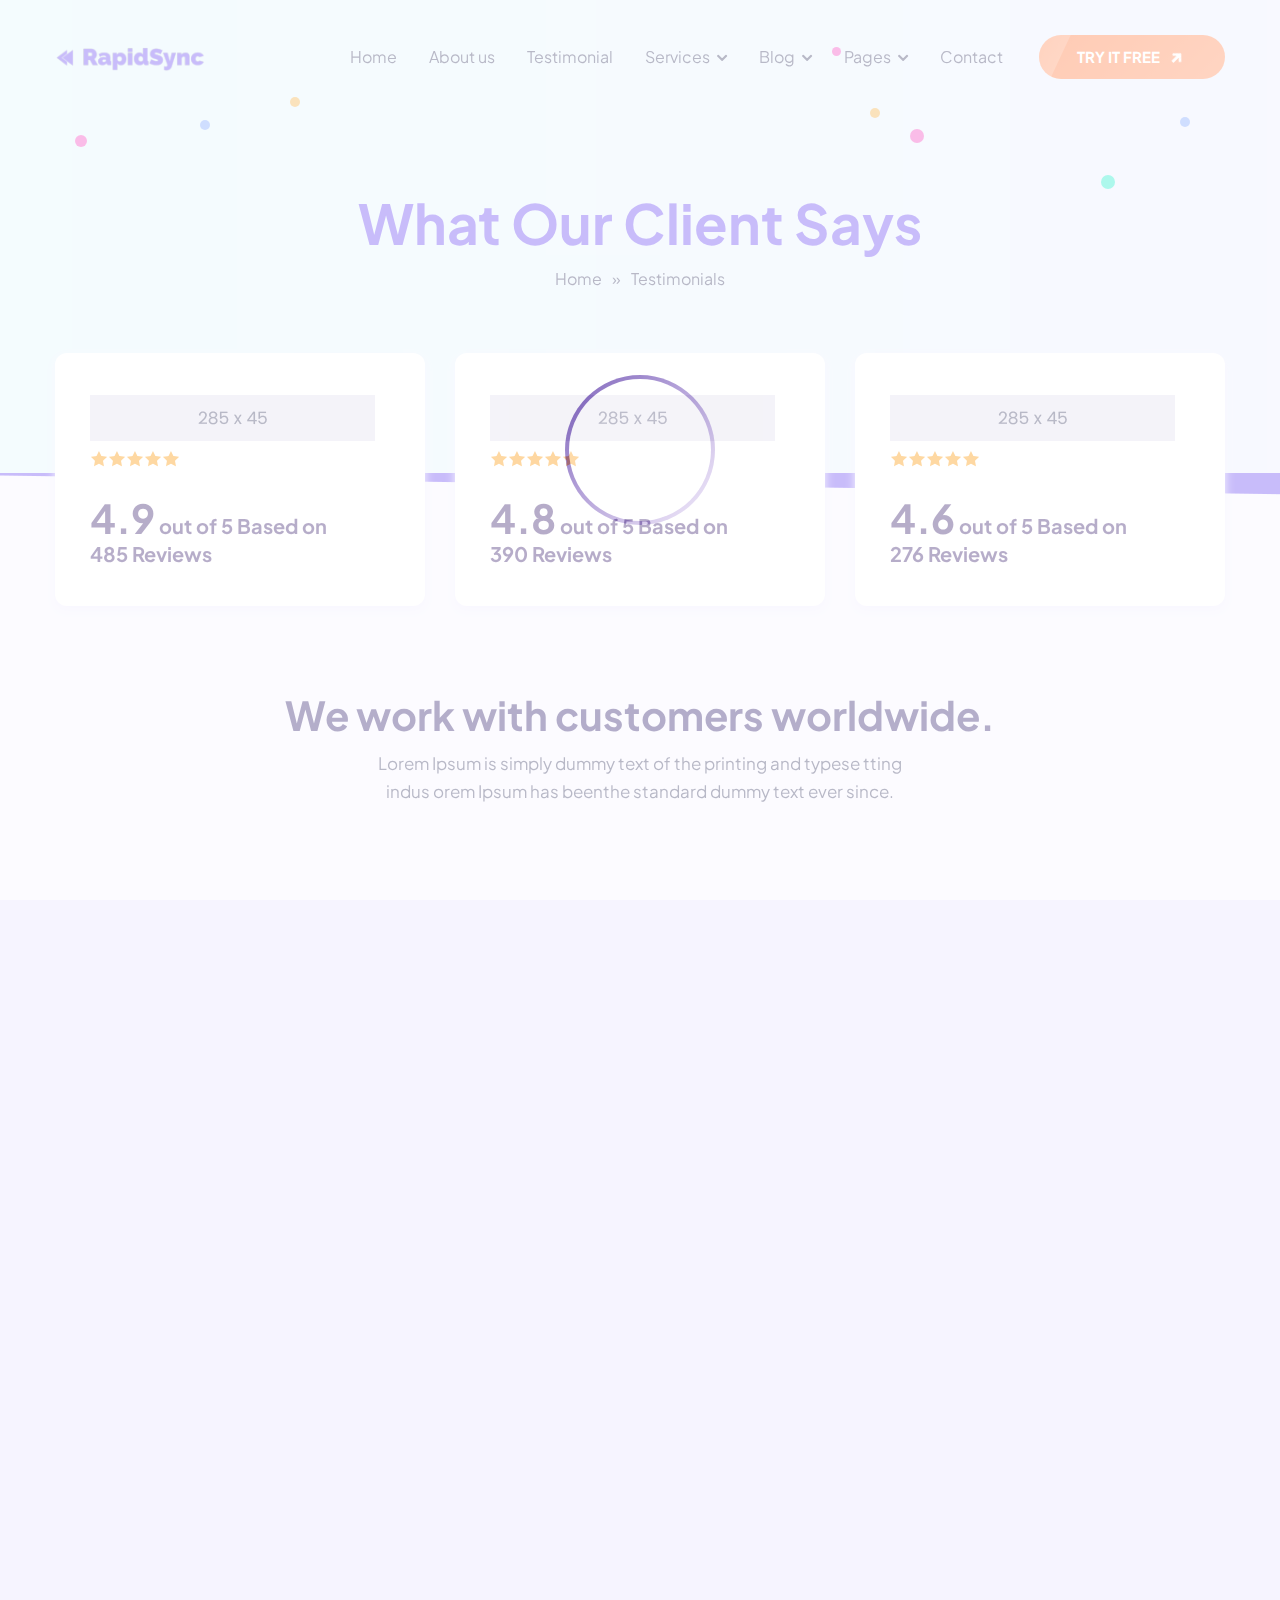
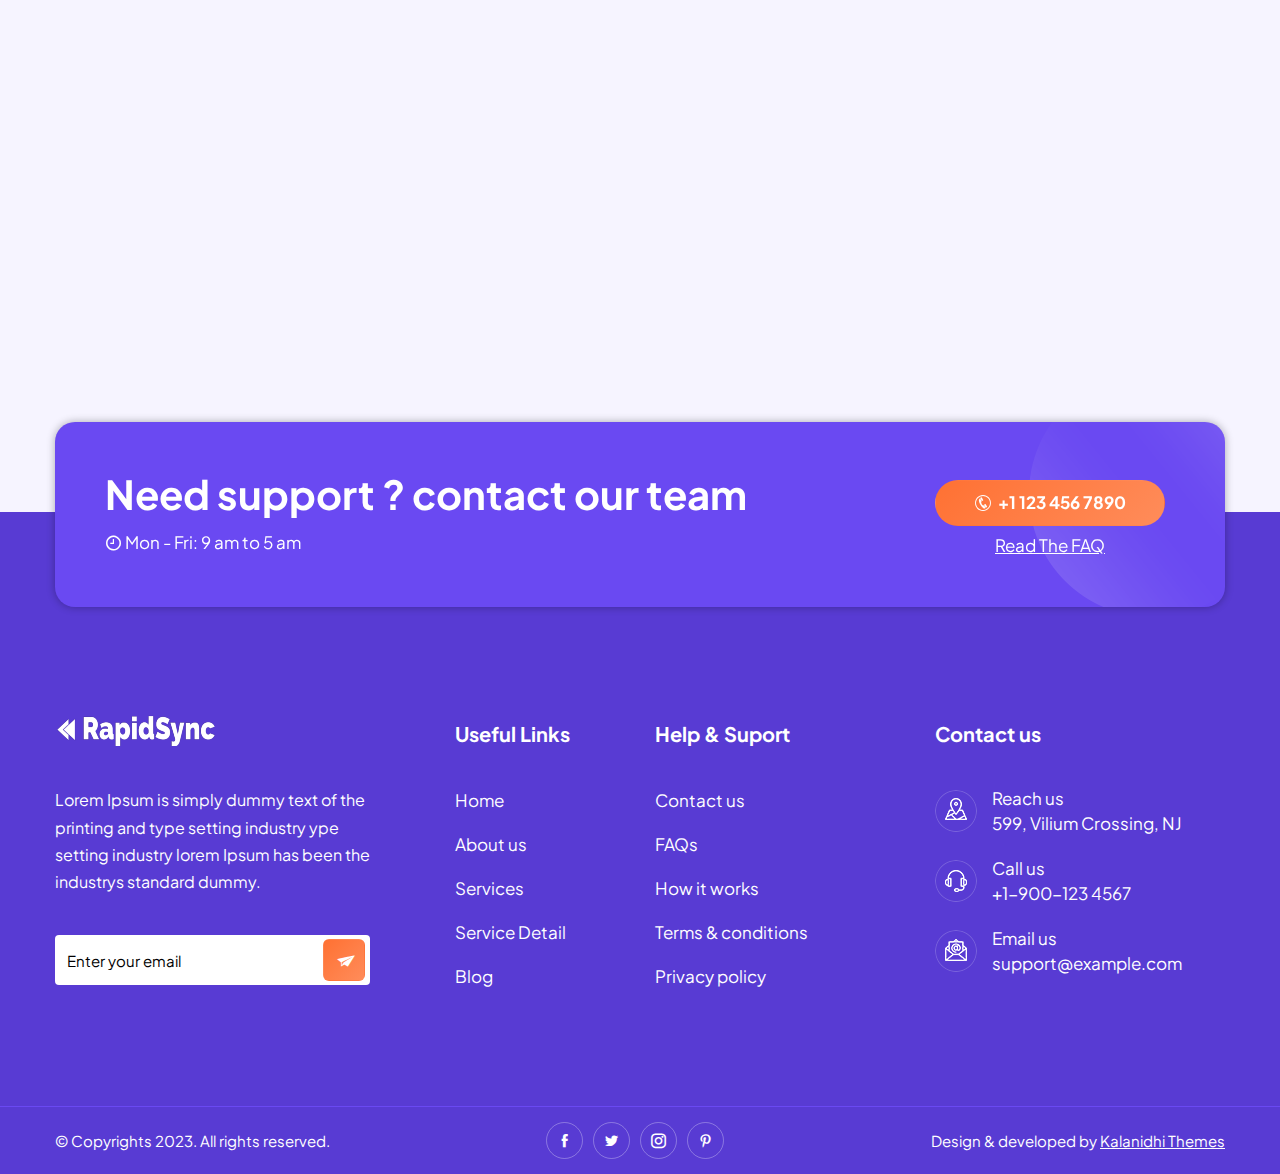
<file: testimonial.html>
<!DOCTYPE html>
<html lang="en">

<head>

  <meta charset="UTF-8">
  <meta http-equiv="X-UA-Compatible" content="IE=edge">
  <meta name="viewport" content="width=device-width, initial-scale=1.0">
  <title>Testimonial</title>

  <!-- icofont-css-link -->
  <link rel="stylesheet" href="css/icofont.min.css">
  <!-- Owl-Carosal-Style-link -->
  <link rel="stylesheet" href="css/animate.min.css">
  <!-- Owl-Carosal-Style-link -->
  <link rel="stylesheet" href="css/owl.carousel.min.css">
  <!-- Bootstrap-Style-link -->
  <link rel="stylesheet" href="css/bootstrap.min.css">
  <!-- Aos-Style-link -->
  <link rel="stylesheet" href="css/aos.css">
  <!-- Coustome-Style-link -->
  <link rel="stylesheet" href="css/style.css">
  <!-- Responsive-Style-link -->
  <link rel="stylesheet" href="css/responsive.css">
  <!-- Favicon -->
  <link rel="shortcut icon" href="images/favicon.png" type="image/x-icon">

</head>

<body class="inner_page">


  <!-- Page-wrapper-Start -->
  <div class="page_wrapper">

    <!-- Preloader -->
    <div id="preloader">
      <!-- <div id="loader"></div> -->
      <div class="circle-border">
        <div class="circle-core"></div>
      </div>
    </div>

    <!-- Top Banner Start-->
    <div class="inner_page_block white_option">

      <!-- Header Start -->
      <header class="fixed">
        <!-- container start -->
        <div class="container">
          <!-- navigation bar -->
          <nav class="navbar navbar-expand-lg">
            <a class="navbar-brand" href="index.html">
              <img src="images/new/logo_white.png" alt="image">
            </a>
            <button class="navbar-toggler" type="button" data-toggle="collapse" data-target="#navbarSupportedContent"
              aria-controls="navbarSupportedContent" aria-expanded="false" aria-label="Toggle navigation">
              <span class="navbar-toggler-icon">
                <!-- <i class="icofont-navigation-menu ico_menu"></i> -->
                <div class="toggle-wrap">
                  <span class="toggle-bar"></span>
                </div>
              </span>
            </button>

            <div class="collapse navbar-collapse" id="navbarSupportedContent">
              <ul class="navbar-nav ml-auto">
                <li class="nav-item active">
                  <a class="nav-link" href="index.html">Home</a>
                </li>
                <li class="nav-item">
                  <a class="nav-link" href="about-us.html">About us</a>
                </li>
                <li class="nav-item">
                  <a class="nav-link" href="testimonial.html">Testimonial</a>
                </li>
                <!-- secondery menu start -->
                <li class="nav-item has_dropdown">
                  <a class="nav-link" href="#">Services</a>
                  <span class="drp_btn"><i class="icofont-rounded-down"></i></span>
                  <div class="sub_menu">
                    <ul>
                      <li><a href="service-list-1.html">Service List 1</a></li>
                      <li><a href="service-list-2.html">Service List 2</a></li>
                      <li><a href="service-detail.html">Service Details</a></li>
                    </ul>
                  </div>
                </li>

                <li class="nav-item has_dropdown">
                  <a class="nav-link" href="#">Blog </a>
                  <span class="drp_btn"><i class="icofont-rounded-down"></i></span>
                  <div class="sub_menu">
                    <ul>
                      <li><a href="blog-list.html">Blog List</a></li>
                      <li><a href="blog-detail.html">Single Blog</a></li>
                    </ul>
                  </div>
                </li>

                <li class="nav-item has_dropdown">
                  <a class="nav-link" href="#">Pages </a>
                  <span class="drp_btn"><i class="icofont-rounded-down"></i></span>
                  <div class="sub_menu">
                    <ul>
                      <li><a href="pricing.html">Pricing </a></li>
                      <li><a href="sign-in.html">Sign In </a></li>
                      <li><a href="sign-up.html">Sign Up </a></li>
                      <li><a href="error.html">Error 404 </a></li>
                      <li><a href="faq.html">Faq </a></li>
                    </ul>
                  </div>
                </li>

                <!-- secondery menu end -->
                <li class="nav-item">
                  <a class="nav-link" href="contact-us.html">Contact</a>
                </li>
                <li class="nav-item">
                  <a class="nav-link dark_btn" href="contact-us.html">TRY IT FREE <i class="icofont-arrow-right"></i></a>
                </li>
              </ul>
            </div>
          </nav>
          <!-- navigation end -->
        </div>
        <!-- container end -->
      </header>

      <!-- Bread Crumb -->
      <div class="bread_crumb" data-aos="fade-in" data-aos-duration="2000" data-aos-delay="100">

        <div class="container">

          <!-- animated dots -->
          <div class="dotes_anim_bloack">
            <div class="dots dotes_1"></div>
            <div class="dots dotes_2"></div>
            <div class="dots dotes_3"></div>
            <div class="dots dotes_4"></div>
            <div class="dots dotes_5"></div>
            <div class="dots dotes_6"></div>
            <div class="dots dotes_7"></div>
            <div class="dots dotes_8"></div>
          </div>

          
          <div class="bred_text">
            <h1>What Our Client Says</h1>
            <ul>
              <li><a href="index.html">Home</a></li>
              <li><span>»</span></li>
              <li><a href="testimonial.html">Testimonials</a></li>
            </ul>
          </div>
        </div>
      </div>

    </div>
    <!-- Top Banner End-->

    <!-- Service Review Section Start-->
    <section class="review_section">
      <div class="container">
        <div class="row">
          <div class="col-lg-4">
            <div class="review_box" data-aos="fade-up" data-aos-duration="2000">
              <div class="icon"><img src="images/new/google.png" alt="image"></div>
              <div class="rating">
                <span><i class="icofont-star"></i></span>
                <span><i class="icofont-star"></i></span>
                <span><i class="icofont-star"></i></span>
                <span><i class="icofont-star"></i></span>
                <span><i class="icofont-star"></i></span>
              </div>
              <div class="text">
                <h3><span class="main_rating">4.9</span> out of 5 Based on
                  <span class="total_review">485 Reviews</span>
                </h3>
              </div>
            </div>
          </div>
          <div class="col-lg-4">
            <div class="review_box" data-aos="fade-up" data-aos-duration="2000">
              <div class="icon"><img src="images/new/clutch.png" alt="image"></div>
              <div class="rating">
                <span><i class="icofont-star"></i></span>
                <span><i class="icofont-star"></i></span>
                <span><i class="icofont-star"></i></span>
                <span><i class="icofont-star"></i></span>
                <span><i class="icofont-star"></i></span>
              </div>
              <div class="text">
                <h3><span class="main_rating">4.8</span> out of 5 Based on
                  <span class="total_review">390 Reviews</span>
                </h3>
              </div>
            </div>
          </div>
          <div class="col-lg-4">
            <div class="review_box" data-aos="fade-up" data-aos-duration="2000">
              <div class="icon"><img src="images/new/capterra.png" alt="image"></div>
              <div class="rating">
                <span><i class="icofont-star"></i></span>
                <span><i class="icofont-star"></i></span>
                <span><i class="icofont-star"></i></span>
                <span><i class="icofont-star"></i></span>
                <span><i class="icofont-star"></i></span>
              </div>
              <div class="text">
                <h3><span class="main_rating">4.6</span> out of 5 Based on
                  <span class="total_review">276 Reviews</span>
                </h3>
              </div>
            </div>
          </div>
        </div>
      </div>
    </section>
    <!-- Service Review Section End -->

    <!-- What Our Coustomer Say Start-->
    <section class="service_review_section">
      <div class="container">
        <div class="section_title" data-aos="fade-up" data-aos-duration="1500">
          <h2>We work with customers worldwide.</h2>
          <p>Lorem Ipsum is simply dummy text of the printing and typese tting indus orem Ipsum has beenthe
            standard dummy text ever since.</p>
        </div>
        <div class="review_pannel">
          <div class="review_block" data-aos="fade-up" data-aos-duration="1500">
            <p><b>“ Quick Support & Great Design!</b> Lorem Ipsum is simply dummy text of the printing and
              typesetting industry
              lorem Ipsum has been the industrys standard dummy text ever since the when an unknown printer took.”</p>
            <div class="avtar_block">
              <div class="avtar">
                <div class="img">
                  <img src="images/new/service_coustomer_01.png" alt="image">
                </div>
                <div class="text">
                  <h3>John Doe</h3>
                  <span>Technosoft Pvt Ltd.</span>
                </div>
              </div>
              <div class="rating">
                <span><i class="icofont-star"></i></span>
                <span><i class="icofont-star"></i></span>
                <span><i class="icofont-star"></i></span>
                <span><i class="icofont-star"></i></span>
                <span><i class="icofont-star"></i></span>
              </div>
            </div>
          </div>

          <div class="review_block" data-aos="fade-up" data-aos-duration="1500">
            <p><b>“ Bug FREE Coding & Easy Documentation!</b> Printing and typesetting industry lorem Ipsum has been
              the industrys standard dummy text ever since the when orem Ipsum is simply dummy text of the .”</p>
            <div class="avtar_block">
              <div class="avtar">
                <div class="img">
                  <img src="images/new/service_coustomer_02.png" alt="image">
                </div>
                <div class="text">
                  <h3>Shaily Zill</h3>
                  <span>Envato Corp</span>
                </div>
              </div>
              <div class="rating">
                <span><i class="icofont-star"></i></span>
                <span><i class="icofont-star"></i></span>
                <span><i class="icofont-star"></i></span>
                <span><i class="icofont-star"></i></span>
                <span><i class="icofont-star"></i></span>
              </div>
            </div>
          </div>

          <div class="review_block" data-aos="fade-up" data-aos-duration="1500">
            <p><b>“ Excellence Team!</b> Lorem Ipsum is simply dummy text of the printing and typesetting industry lorem Ipsum has been the industrys standard dummy text ever since the when an unknown printer took.”</p>
            <div class="avtar_block">
              <div class="avtar">
                <div class="img">
                  <img src="images/new/service_coustomer_01.png" alt="image">
                </div>
                <div class="text">
                  <h3>Sophiya Zaa</h3>
                  <span>Mindwebly</span>
                </div>
              </div>
              <div class="rating">
                <span><i class="icofont-star"></i></span>
                <span><i class="icofont-star"></i></span>
                <span><i class="icofont-star"></i></span>
                <span><i class="icofont-star"></i></span>
                <span><i class="icofont-star"></i></span>
              </div>
            </div>
          </div>

          <div class="review_block" data-aos="fade-up" data-aos-duration="1500">
            <p><b>“ Appriciate and Recommend Services!!</b> Printing and typesetting industry lorem Ipsum has been the industrys standard dummy text ever since the when orem Ipsum is simply dummy text of the.”</p>
            <div class="avtar_block">
              <div class="avtar">
                <div class="img">
                  <img src="images/new/service_coustomer_02.png" alt="image">
                </div>
                <div class="text">
                  <h3>Tom Cruzz </h3>
                  <span>Smart Webly</span>
                </div>
              </div>
              <div class="rating">
                <span><i class="icofont-star"></i></span>
                <span><i class="icofont-star"></i></span>
                <span><i class="icofont-star"></i></span>
                <span><i class="icofont-star"></i></span>
                <span><i class="icofont-star"></i></span>
              </div>
            </div>
          </div>

          <div class="review_block" data-aos="fade-up" data-aos-duration="1500">
            <p><b>“ Quick Support & Great Design!</b> Lorem Ipsum is simply dummy text of the printing and
              typesetting industry
              lorem Ipsum has been the industrys standard dummy text ever since the when an unknown printer took.”</p>
            <div class="avtar_block">
              <div class="avtar">
                <div class="img">
                  <img src="images/new/service_coustomer_01.png" alt="image">
                </div>
                <div class="text">
                  <h3>John Doe</h3>
                  <span>Technosoft Pvt Ltd.</span>
                </div>
              </div>
              <div class="rating">
                <span><i class="icofont-star"></i></span>
                <span><i class="icofont-star"></i></span>
                <span><i class="icofont-star"></i></span>
                <span><i class="icofont-star"></i></span>
                <span><i class="icofont-star"></i></span>
              </div>
            </div>
          </div>

          <div class="review_block" data-aos="fade-up" data-aos-duration="1500">
            <p><b>“ Bug FREE Coding & Easy Documentation!</b> Printing and typesetting industry lorem Ipsum has been
              the industrys standard dummy text ever since the when orem Ipsum is simply dummy text of the .”</p>
            <div class="avtar_block">
              <div class="avtar">
                <div class="img">
                  <img src="images/new/service_coustomer_02.png" alt="image">
                </div>
                <div class="text">
                  <h3>Shaily Zill</h3>
                  <span>Envato Corp</span>
                </div>
              </div>
              <div class="rating">
                <span><i class="icofont-star"></i></span>
                <span><i class="icofont-star"></i></span>
                <span><i class="icofont-star"></i></span>
                <span><i class="icofont-star"></i></span>
                <span><i class="icofont-star"></i></span>
              </div>
            </div>
          </div>

        </div>
      </div>
    </section>
    <!-- What Our Coustomer Say End-->

    <!-- Need support Section Start -->
    <section class="need_section">
      <div class="need_section_inner">
        <div class="container">
          <div class="need_block">
            <div class="need_text">
              <div class="section_title">
                <h2>Need support ? contact our team</h2>
                <p><i class="icofont-clock-time"></i> Mon - Fri: 9 am to 5 am</p>
              </div>
            </div>
            <div class="need_action">
              <a href="tel:1234567899" class="btn"><i class="icofont-phone-circle"></i> +1 123 456 7890</a>
              <a href="#faqBlock" class="faq_btn">Read The FAQ </a>
            </div>
          </div>
        </div>
      </div>
    </section>
    <!-- Need support Section End -->


    <!-- Footer-Section start -->
    <footer>
      <div class="top_footer" id="contact">

        <div class="container">
          <!-- vertical line animation -->
          <div class="anim_line dark_bg">
            <span><img src="images/anim_line_2.png" alt="anim_line"></span>
            <span><img src="images/anim_line_2.png" alt="anim_line"></span>
            <span><img src="images/anim_line_2.png" alt="anim_line"></span>
            <span><img src="images/anim_line_2.png" alt="anim_line"></span>
            <span><img src="images/anim_line_2.png" alt="anim_line"></span>
            <span><img src="images/anim_line_2.png" alt="anim_line"></span>
            <span><img src="images/anim_line_2.png" alt="anim_line"></span>
            <span><img src="images/anim_line_2.png" alt="anim_line"></span>
            <span><img src="images/anim_line_2.png" alt="anim_line"></span>
          </div>
      </div>

        <!-- container start -->
        <div class="container">
          <!-- row start -->
          <div class="row">
            <!-- footer link 1 -->
            <div class="col-lg-4 col-md-6 col-12">
              <div class="abt_side">
                <div class="logo"> <img src="images/new/Logo.png" alt="image"></div>
                <p>Lorem Ipsum is simply dummy text of the printing and type setting industry ype setting industry lorem
                  Ipsum has been the industrys standard dummy. </p>
                <div class="news_letter_block">
                  <form action="submit">
                    <div class="form-group">
                      <input type="email" placeholder="Enter your email" class="form-control">
                      <button class="btn"><i class="icofont-paper-plane"></i></button>
                    </div>
                  </form>
                </div>
              </div>
            </div>

            <!-- footer link 2 -->
            <div class="col-lg-2 col-md-6 col-12">
              <div class="links">
                <h3>Useful Links</h3>
                <ul>
                  <li><a href="index.html">Home</a></li>
                  <li><a href="about-us.html">About us</a></li>
                  <li><a href="service-list-1.html">Services</a></li>
                  <li><a href="service-detail.html">Service Detail</a></li>
                  <li><a href="blog-list.html">Blog</a></li>
                </ul>
              </div>
            </div>

            <!-- footer link 3 -->
            <div class="col-lg-3 col-md-6 col-12">
              <div class="links">
                <h3>Help & Suport</h3>
                <ul>
                  <li><a href="contact-us.html">Contact us</a></li>
                  <li><a href="faq.html">FAQs</a></li>
                  <li><a href="#">How it works</a></li>
                  <li><a href="#">Terms & conditions</a></li>
                  <li><a href="#">Privacy policy</a></li>
                </ul>
              </div>
            </div>

            <!-- footer link 4 -->
            <div class="col-lg-3 col-md-6 col-12">
              <div class="try_out">
                <h3>Contact us</h3>
                <ul>
                  <li>
                    <span class="icon">
                      <img src="images/new/contact_01.png" alt="image">
                    </span>
                    <div class="text">
                      <p>Reach us <br> 599, Vilium Crossing, NJ</p>
                    </div>
                  </li>
                  <li>
                    <span class="icon">
                      <img src="images/new/contact_02.png" alt="image">
                    </span>
                    <div class="text">
                      <p>Call us <a href="tel:+1-900-1234567">+1-900-123 4567</a></p>
                    </div>
                  </li>
                  <li>
                    <span class="icon">
                      <img src="images/new/contact_03.png" alt="image">
                    </span>
                    <div class="text">
                      <p>Email us <a href="mailto:support@example.com">support@example.com</a></p>
                    </div>
                  </li>
                </ul>
              </div>
            </div>
          </div>
          <!-- row end -->
        </div>
        <!-- container end -->
      </div>

      <!-- last footer -->
      <div class="bottom_footer">
        <!-- container start -->
        <div class="container">
          <!-- row start -->
          <div class="row">
            <div class="col-md-4">
              <p>© Copyrights 2023. All rights reserved.</p>
            </div>
            <div class="col-md-4">
              <ul class="social_media">
                <li><a href="#"><i class="icofont-facebook"></i></a></li>
                <li><a href="#"><i class="icofont-twitter"></i></a></li>
                <li><a href="#"><i class="icofont-instagram"></i></a></li>
                <li><a href="#"><i class="icofont-pinterest"></i></a></li>
              </ul>
            </div>
            <div class="col-md-4">
              <p class="developer_text">Design & developed by <a href="https://themeforest.net/user/kalanidhithemes" target="blank">Kalanidhi Themes</a></p>
            </div>
          </div>
          <!-- row end -->
        </div>
        <!-- container end -->
      </div>

      <!-- go top button -->
      <div class="go_top" id="Gotop">
        <span><i class="icofont-arrow-up"></i></span>
      </div>
    </footer>
    <!-- Footer-Section end -->

  </div>
  <!-- Page-wrapper-End -->

  <!-- Jquery-js-Link -->
  <script src="js/jquery.js"></script>
  <!-- owl-js-Link -->
  <script src="js/owl.carousel.min.js"></script>
  <!-- bootstrap-js-Link -->
  <script src="js/bootstrap.min.js"></script>
  <!-- aos-js-Link -->
  <script src="js/aos.js"></script>
  <!-- main-js-Link -->
  <script src="js/main.js"></script>


</body>

</html>
</file>
<file: css/style.css>
/* --------Font--------------- */
@import url("https://fonts.googleapis.com/css2?family=Plus+Jakarta+Sans:ital,wght@0,300;0,400;0,500;0,600;0,700;0,800;1,300;1,400;1,700&display=swap");
@import url('https://fonts.googleapis.com/css2?family=Playfair+Display:wght@700&display=swap');

/* -----------Css-variable------ */

:root {
  --light-purple: #f6f4ff;
  --purple: #391e6c;
  --bg-purple: #391e6c;
  --dark-purple: #32236f;
  --body-text-purple: #3e3f66;
  --text-white: #ffffff;
  --bg-white: #ffffff;
  --bg-gray:#faf8ff;
  --slider-dots-color: #d4d2dd;
  --light-bg: #dfdaf3;
  --bg-orange-gradiunt: linear-gradient(135deg, #ff7133, #ff8c5a);
  --bg-hover-gradiunt: linear-gradient(135deg, #ff8c5a, #ff7133);
  --orange: #ff923d;
  --main_purple: #6a49f2;
  --bg-purple-gradiunt: linear-gradient(313deg, #7f23e9 0%, #3f169a 100%);
  --dark-blue: #060A3D;
  --darker-purple:#583bd3;
}

/* ------Common-Css------------- */

body {
  margin: 0;
  padding: 0;
  box-sizing: border-box;
  font-size: 17px;
  line-height: 1.7;
  font-family: "Plus Jakarta Sans", sans-serif;
  color: var(--body-text-purple);
  background-color: var(--light-purple);
  word-break: break-word;
  scroll-behavior: smooth;
}

.inner_page {
	background-color: var(--light-purple);
}

body.hide_scroll {
  overflow: hidden;
}

.page_wrapper {
  width: 100%;
  overflow-x: hidden;
}

a {
  text-decoration: none;
  color: var(--body-text-purple);
}

a:hover {
  text-decoration: none;
  color: var(--body-text-purple);
}

ul,
li {
  padding: 0;
  list-style-type: none;
  margin: 0;
}

button:focus,
.btn.focus,
.btn:focus {
  outline: none;
  box-shadow: none;
}

.form-control:focus {
  box-shadow: none;
  border-color: transparent;
}

@media screen and (min-width: 1200px) {
  .container {
    max-width: 1200px;
  }
}

.section_title {
  text-align: center;
}

/* section heading h2 */
.section_title h2 {
  font-size: 40px;
  font-weight: 700;
  color: var(--dark-purple);
  margin-bottom: 10px;
}

.section_title h2 span {
  color: var(--purple);
}

h3 {
  font-size: 20px;
  font-weight: 700;
  color: var(--purple);
  margin-bottom: 20px;
}

.row_am {
  padding: 50px 0;
}

/* slider controls */
.owl-carousel .owl-dots {
  display: flex;
  align-items: center;
  justify-content: center;
  position: relative;
  margin-top: 20px;
}

.owl-carousel .owl-dots button {
  display: block;
  width: 15px;
  height: 15px;
  background-color: var(--slider-dots-color);
  border-radius: 15px;
  margin: 0 5px;
}

.owl-carousel .owl-dots button.active {
  background-color: var(--main_purple);
}

/* Orange Btn */
.btn_main {
  color: var(--text-white);
  background-image: var(--bg-orange-gradiunt);
  font-size: 15px;
  padding: 10px 30px;
  border-radius: 25px;
  position: relative;
  font-weight: 700;
  transition: 0.4s all;
}

.btn_main:hover {
  color: var(--text-white);
  opacity: 0.9;
}

.btn_main i {
  transform: rotate(-45deg);
  display: inline-block;
  font-size: 20px;
  margin-left: 4px;
  position: relative;
  top: 1px;
  transition: 0.4s all;
}

.btn_main:hover i {
  transform: rotate(0);
}

/* Only Text */
.text_btn {
  font-size: 14px;
  font-weight: 700;
  color: var(--main_purple);
}

.text_btn i {
  transform: rotate(-45deg);
  display: inline-block;
  font-size: 20px;
  margin-left: 4px;
  position: relative;
  top: 2px;
  transition: 0.4s all;
}

.text_btn:hover {
  color: var(--purple);
}

.text_btn:hover i {
  transform: rotate(0);
}

/* -------------Preloader-Css-Start-------------- */

/* Preloader */
#preloader {
  position: fixed;
  top: 0;
  left: 0;
  width: 100%;
  height: 100%;
  background-color: rgba(255, 255, 255, 0.96);
  z-index: 999999;
  display: flex;
  align-items: center;
  justify-content: center;
}

#loader {
  display: block;
  position: relative;
  left: 50%;
  top: 50%;
  width: 150px;
  height: 150px;
  margin: -75px 0 0 -75px;
  border-radius: 50%;
  border: 3px solid transparent;
  border-top-color: var(--bg-purple);
  -webkit-animation: spin 2s linear infinite;
  animation: spin 2s linear infinite;
}

#loader:before {
  content: "";
  position: absolute;
  top: 5px;
  left: 5px;
  right: 5px;
  bottom: 5px;
  border-radius: 50%;
  border: 3px solid transparent;
  border-top-color: var(--body-text-purple);
  -webkit-animation: spin 3s linear infinite;
  animation: spin 3s linear infinite;
}

#loader:after {
  content: "";
  position: absolute;
  top: 15px;
  left: 15px;
  right: 15px;
  bottom: 15px;
  border-radius: 50%;
  border: 3px solid transparent;
  border-top-color: var(--dark-purple);
  -webkit-animation: spin 1.5s linear infinite;
  animation: spin 1.5s linear infinite;
}

@-webkit-keyframes spin {
  0% {
    -webkit-transform: rotate(0deg);
    -ms-transform: rotate(0deg);
    transform: rotate(0deg);
  }
  100% {
    -webkit-transform: rotate(360deg);
    -ms-transform: rotate(360deg);
    transform: rotate(360deg);
  }
}

@keyframes spin {
  0% {
    -webkit-transform: rotate(0deg);
    -ms-transform: rotate(0deg);
    transform: rotate(0deg);
  }
  100% {
    -webkit-transform: rotate(360deg);
    -ms-transform: rotate(360deg);
    transform: rotate(360deg);
  }
}

.circle-border {
  width: 150px;
  height: 150px;
  padding: 4px;
  display: flex;
  justify-content: center;
  align-items: center;
  border-radius: 50%;
  background: rgb(63, 249, 220);
  background: linear-gradient(313deg, rgb(127, 35, 233, 0.1) 0%, #3f169a 100%);
  animation: spin 0.8s linear 0s infinite;
}

.circle-core {
  width: 100%;
  height: 100%;
  background-color: #fff;
  border-radius: 50%;
}

/* -----------Header-Css-Start------------------- */
/* header wraper */
header {
  position: relative;
  width: 100%;
  z-index: 99999;
  transition: 0.4s all;
}

header.fix_style {
  backdrop-filter: blur(5px);
  background: linear-gradient(313deg, rgba(127, 35, 233, 0.8) 0%, rgba(64, 22, 154, 0.8) 100%);
  transition: 0.4s all;
}

header.fixed {
  position: fixed;
  top: 0;
}

/* navigation bar */
.navbar {
  padding-left: 0;
  padding-right: 0;
  padding-top: 35px;
  transition: 0.4s all;
}

header.fix_style .navbar {
  padding: 20px 0;
}

.navbar-expand-lg .navbar-nav {
  align-items: center;
}

.navbar-expand-lg .navbar-nav .nav-link {
  padding: 5px 16px;
  font-size: 16px;
  font-weight: 400;
  color: var(--text-white);
  transition: 0.4s all;
}

.navbar-expand-lg .navbar-nav .nav-link.dark_btn {
  color: var(--text-white);
  background-image: var(--bg-orange-gradiunt);
  font-size: 15px;
  padding: 9px 38px;
  border-radius: 25px;
  margin-left: 20px;
  position: relative;
  overflow: hidden;
  transition: 0.4s all;
  font-weight: 700;
}

header.fix_style .navbar-expand-lg .navbar-nav .nav-link.dark_btn {
  color: var(--text-white);
}

.navbar-expand-lg .navbar-nav .nav-link.dark_btn i {
  transform: rotate(-45deg);
  display: inline-block;
  font-size: 20px;
  margin-left: 4px;
  position: relative;
  top: 2px;
  transition: 0.4s all;
}

.navbar-expand-lg .navbar-nav .nav-link.dark_btn:hover i {
  transform: rotate(0);
}

.navbar-expand-lg .navbar-nav .nav-link.dark_btn:before {
  content: "";
  position: absolute;
  top: 0;
  left: -80px;
  width: 100px;
  height: 50px;
  transform: skew(-25deg);
  animation: main_anim 3s infinite ease-in-out;
  background: linear-gradient(
    to right,
    rgba(255, 255, 255, 0) 0%,
    rgba(255, 255, 255, 0.2) 100%
  );
}

@keyframes main_anim {
  0% {
    left: -120px;
    opacity: 0;
  }
  10% {
    opacity: 1;
  }
  100% {
    left: 160px;
    opacity: 0;
  }
}

/* Dots Moving Animation */
.dotes_anim_bloack .dots {
  position: absolute;
  border-radius: 50%;
}

.dotes_anim_bloack .dots::before {
  content: "";
  border-radius: 50%;
  position: absolute;
}

.dotes_anim_bloack .dotes_1 {
  width: 120px;
  height: 120px;
  top: 135px;
  left: 75px;
  animation: reverce_anim_round 12s infinite linear;
}

.dotes_anim_bloack .dotes_1::before {
  width: 12px;
  height: 12px;
  background: #f249c0;
  top: 0;
  left: 0;
}

.dotes_anim_bloack .dotes_2 {
  width: 90px;
  height: 60px;
  top: 47px;
  left: 65%;
  animation: anim_round 9s infinite linear;
}
.dotes_anim_bloack .dotes_2::before {
  width: 9px;
  height: 9px;
  background: #f249c0;
  top: 0;
  left: 0;
}

.dotes_anim_bloack .dotes_3 {
  width: 120px;
  height: 120px;
  top: 175px;
  right: 165px;
  animation: reverce_anim_round 12s infinite linear;
}
.dotes_anim_bloack .dotes_3::before {
  width: 14px;
  height: 14px;
  background: #1febcc;
  top: 0;
  right: 0;
}

.dotes_anim_bloack .dotes_4 {
  width: 100px;
  height: 140px;
  top: 33%;
  left: 290px;
  animation: anim_round 8s infinite linear;
}
.dotes_anim_bloack .dotes_4::before {
  width: 10px;
  height: 10px;
  background: #f2b049;
  top: 0;
  left: 0;
}

.dotes_anim_bloack .dotes_5 {
  width: 120px;
  height: 120px;
  top: 37%;
  left: 68%;
  animation: reverce_anim_round 15s infinite linear;
}
.dotes_anim_bloack .dotes_5::before {
  width: 10px;
  height: 10px;
  background: #f2b049;
  top: 0;
  left: 0;
}

.dotes_anim_bloack .dotes_6 {
  width: 120px;
  height: 120px;
  top: 40%;
  right: 90px;
  animation: anim_round 17s infinite linear;
}
.dotes_anim_bloack .dotes_6::before {
  width: 10px;
  height: 10px;
  background: #7da5ff;
  top: 0;
  right: 0;
}

.dotes_anim_bloack .dotes_7 {
  width: 120px;
  height: 120px;
  bottom: 18%;
  left: 200px;
  animation: reverce_anim_round 14s infinite linear;
}
.dotes_anim_bloack .dotes_7::before {
  width: 10px;
  height: 10px;
  background: #7da5ff;
  top: 0;
  left: 0;
}

.dotes_anim_bloack .dotes_8 {
  width: 120px;
  height: 120px;
  bottom: 15%;
  right: 250px;
  animation: reverce_anim_round 10s infinite linear;
}
.dotes_anim_bloack .dotes_8::before {
  width: 14px;
  height: 14px;
  background: #f249c0;
  top: 0;
  left: 0;
}

@keyframes anim_round {
  0% {
    transform: rotate(0);
  }

  100% {
    transform: rotate(360deg);
  }
}

@keyframes reverce_anim_round {
  0% {
    transform: rotate(0);
  }

  100% {
    transform: rotate(-360deg);
  }
}

.navbar-brand img {
  width: 150px;
}

.white_header_logo {
  display: none;
}

/* navigation bar dropdown */
.navbar-expand-lg .navbar-nav .has_dropdown {
  display: flex;
  align-items: center;
  position: relative;
  border-radius: 10px 10px 0 0;
  transition: 0.4s all;
}

.navbar-expand-lg .navbar-nav .has_dropdown:hover {
  background-color: var(--bg-white);
  box-shadow: 0px 4px 10px #c5c5c580;
}

.navbar-expand-lg .navbar-nav .has_dropdown .drp_btn {
  position: relative;
  right: 12px;
  color: var(--text-white);
  transition: 0.4s all;
}

.navbar-expand-lg .navbar-nav .has_dropdown .drp_btn.rotate {
  transform: rotate(180deg);
}

.navbar-expand-lg .navbar-nav .has_dropdown .sub_menu {
  position: absolute;
  top: 100%;
  background-color: var(--bg-white);
  border-radius: 0 10px 10px 10px;
  min-width: 210px;
  max-width: 230px;
  margin-top: -10px;
  transition: 0.4s all;
  opacity: 0;
  pointer-events: none;
  box-shadow: -1px 8px 7px #4e464633;
}

.navbar-expand-lg .navbar-nav .has_dropdown .sub_menu ul {
  margin-left: 0;
  padding: 10px 20px;
}

.navbar-expand-lg .navbar-nav .has_dropdown .sub_menu ul li a {
  font-size: 15px;
  position: relative;
  transition: 0.4s all;
  line-height: 35px;
  font-weight: 400;
}

.navbar-expand-lg .navbar-nav .has_dropdown .sub_menu ul li a:hover {
  color: var(--orange);
}

.navbar-expand-lg .navbar-nav .has_dropdown:hover > a,
.navbar-expand-lg .navbar-nav .has_dropdown:hover > .drp_btn {
  color: var(--orange);
}

.navbar-expand-lg .navbar-nav .has_dropdown:hover .sub_menu {
  opacity: 1;
  pointer-events: all;
  margin-top: -1px;
}

/* navigation toggle menu */
.toggle-wrap {
  padding: 10px;
  position: relative;
  cursor: pointer;

  /*disable selection*/
  -webkit-touch-callout: none;
  -webkit-user-select: none;
  -khtml-user-select: none;
  -moz-user-select: none;
  -ms-user-select: none;
  user-select: none;
}

.toggle-bar,
.toggle-bar::before,
.toggle-bar::after,
.toggle-wrap.active .toggle-bar,
.toggle-wrap.active .toggle-bar::before,
.toggle-wrap.active .toggle-bar::after {
  -webkit-transition: all 0.2s ease-in-out;
  -moz-transition: all 0.2s ease-in-out;
  -o-transition: all 0.2s ease-in-out;
  transition: all 0.2s ease-in-out;
}

.toggle-bar {
  width: 20px;
  margin: 10px 0;
  position: relative;
  border-top: 2px solid var(--bg-white);
  display: block;
  margin-right: 20px;
}

.toggle-bar::before,
.toggle-bar::after {
  content: "";
  display: block;
  background: var(--bg-white);
  height: 2px;
  width: 25px;
  position: absolute;
  top: -8px;
  right: 0px;
  -ms-transform: rotate(0deg);
  -webkit-transform: rotate(0deg);
  transform: rotate(0deg);
  -ms-transform-origin: 13%;
  -webkit-transform-origin: 13%;
  transform-origin: 13%;
}


.white_header .toggle-bar,
.white_header .toggle-bar::before,
.white_header .toggle-bar::after {
  border-top: 2px solid var(--bg-white);
}

.toggle-bar::after {
  top: 4px;
}

.toggle-wrap.active .toggle-bar {
  border-top: 6px solid transparent;
}

.toggle-wrap.active .toggle-bar::before {
  -ms-transform: rotate(45deg);
  -webkit-transform: rotate(45deg);
  transform: rotate(45deg);
  top: -9px;
}

.toggle-wrap.active .toggle-bar::after {
  -ms-transform: rotate(-45deg);
  -webkit-transform: rotate(-45deg);
  transform: rotate(-45deg);
}

/* Banner Section Css Start  */

.top_home_wraper {
  /*background-image: url(../images/new/main_bg.png);
  min-height: 1060px;
  background-size: contain;
  background-repeat: no-repeat;*/
}

.banner_section {
  padding-top: 70px;
}

.banner_section .banner_text {
  color: var(--text-white);
  text-align: left;
  padding:200px 0 0 0;
}

.banner_section .banner_text .ban_inner_text h1 {
  font-size: 50px;
  font-weight: 700;
  margin-top: 15px;
}

.banner_section .banner_text .ban_inner_text p {
  margin: 20px 0;
}

.banner_section .banner_text .ban_inner_text span:not(h1 span) {
  font-size: 20px;
  font-weight: 700;
}

.banner_section .banner_text form .form-group {
  position: relative;
  height: 50px;
  width: 480px;
  /*margin: 0 auto;*/
}

.banner_section .banner_text form .form-control {
  height: 50px;
  width: 100%;
  border-radius: 100px;
  margin: 0 auto;
  padding-left: 47px;
  background-image: url(../images/new/mesage_icon.svg);
  background-repeat: no-repeat;
  background-position: 15px 50%;
}

.banner_section .banner_text form .form-control::placeholder {
  color: #8f91bf;
}

.banner_section .banner_text form .form-group::before {
  content: "";
  width: 1px;
  height: 18px;
  position: absolute;
  left: 42px;
  top: 50%;
  transform: translateY(-50%);
  background-color: #b4b5d4;
}

.banner_section .banner_text form .form-group button {
  position: absolute;
  right: 5px;
  top: 3px;
  padding: 9px 30px;
}

.banner_section .banner_text form .form-group + span {
  margin: 20px 0 35px 0;
  text-align: center;
  display: block;
  font-size: 15px;
}

.banner_section .banner_text form .form-group + span a {
  color: var(--text-white);
  text-decoration: underline;
}

.banner_section .banner_text .play-button {
  position: relative;
  display: flex;
  justify-content: center;
  align-items: center;
  cursor: pointer;
  width: 250px;
  margin: 0 auto;
  margin-top: 35px;
}

.banner_section .banner_text .play_btn {
  position: relative;
}

.banner_section .banner_text .play-button span {
  color: var(--orange);
  font-weight: 700;
  margin-left: 30px;
  font-size: 13px;
}

.banner_section .banner_text .play-button span:first-child {
  margin-left: 0;
}

.banner_section .banner_text .play-button .play_btn img {
  width: 40px;
  position: relative;
  z-index: 1000;
}

/* Banner images section css strat */

.banner_section .banner_image {
  position: relative;
  margin-top: 150px;
  animation: moving_object 4s linear infinite;
  z-index: 1000;
}

.banner_section .banner_images {
  position: relative;
  margin: 0 auto;
  margin-top: 90px;
  max-width: 920px;
}

.banner_section .banner_images > img {
  border: 14px solid rgb(255 255 255 / 30%);
  border-radius: 33px;
  box-shadow: 0 0 14px 2px #0000001c;
}

.banner_section .banner_images .sub_images img {
  position: absolute;
  box-shadow: 0 0 14px 2px #0000001c;
  border-radius: 20px;
}

.banner_section .banner_images .sub_images img:nth-child(1) {
  top: 60px;
  right: -55px;
  animation-delay: 1s;
}

.banner_section .banner_images .sub_images img:nth-child(2) {
  top: 135px;
  left: -90px;
  animation-delay: 1.5s;
}

.banner_section .banner_images .sub_images img:nth-child(3) {
  bottom: 87px;
  right: -110px;
  animation-delay: 4s;
}

/* Banner Shapes section css strat */
.banner_shapes .container {
  position: relative;
}

.banner_shapes span {
  position: absolute;
}

.banner_shapes span:first-child {
  top: 197px;
  right: 45px;
  animation: moving_waves 12s infinite linear;
}

.banner_shapes span:nth-child(2) {
  top: 435px;
  left: -75px;
  animation: moving_object 4s linear infinite;
}

.banner_shapes span:nth-child(3) {
  top: 350px;
  right: -145px;
  animation: mymove 3s infinite;
}


@keyframes mymove {
  50% {transform: rotate(180deg);}
}

/* unique-section css start */

.row_am.unique_section {
  padding-top: 80px;
}

.unique_section .features_inner {
  display: flex;
  justify-content: space-between;
  margin-top: 40px;
}

.unique_section .features_inner .feature_card {
  width: 365px;
  background-color: var(--bg-white);
  border-radius: 12px;
  padding: 40px;
  text-align: center;
  transition: 0.4s all;
  display: grid;
}

.unique_section .features_inner .feature_card a {
  align-self: end;
}

.unique_section .features_inner .feature_card .inner_text p {
  text-align: justify;
}

.unique_section .features_inner .feature_card:hover {
  box-shadow: 0 18px 29px #ede9fe;
}

.unique_section .features_inner .icons {
  position: relative;
  width: 133px;
  margin: 0 auto;
}

.unique_section .features_inner .icons img {
  position: relative;
  z-index: 2;
}

.unique_section .features_inner .icons .dot_anim {
  position: absolute;
  width: 6px;
  height: 6px;
  display: block;
  background-color: #ff923d;
  border-radius: 10px;
  z-index: 1;
  transition: 0.5s all;
}

.unique_section .features_inner .feature_card:nth-child(1) .dot_anim {
  background-color: #43c8f9;
}

.unique_section .features_inner .feature_card:nth-child(3) .dot_anim {
  background-color: #1eab21;
}

.unique_section .features_inner .feature_card .dot_block {
  position: absolute;
  left: 0;
  top: 0;
  width: 133px;
  height: 133px;
  transition: 0.5s all;
  transform: rotate(-30deg);
  transition-delay: 0.5s;
}

.unique_section .features_inner .feature_card .icons .dot_anim:nth-child(1) {
  top: 30px;
  left: 40px;
}

.unique_section
  .features_inner
  .feature_card:hover
  .icons
  .dot_anim:nth-child(1) {
  top: 20px;
  left: 20px;
}

.unique_section .features_inner .feature_card .icons .dot_anim:nth-child(2) {
  right: 35px;
  top: 40px;
}
.unique_section
  .features_inner
  .feature_card:hover
  .icons
  .dot_anim:nth-child(2) {
  right: 15px;
  top: 30px;
}

.unique_section .features_inner .feature_card .icons .dot_anim:nth-child(3) {
  left: 50px;
  bottom: 70px;
}
.unique_section
  .features_inner
  .feature_card:hover
  .icons
  .dot_anim:nth-child(3) {
  left: 30px;
  bottom: 40px;
}

.unique_section .features_inner .feature_card:hover .dot_block {
  transform: rotate(0deg);
}

/* Analyze Section Css Strat */

.analyze_section .analyze_text {
  max-width: 475px;
}

.analyze_section .analyze_text .icon img{
  border-radius: 200px;

}


.analyze_section .analyze_text .section_title {
  text-align: left;
  margin: 15px 0 40px 0;
}

.analyze_section .analyze_text .section_title h2 {
  margin-bottom: 15px;
}

.analyze_section .analyze_text ul li {
  position: relative;
  padding-left: 35px;
}

.analyze_section .analyze_text ul {
  padding-bottom: 25px;
}

.analyze_section .analyze_text ul li::before {
  content: "";
  position: absolute;
  left: 0;
  width: 22px;
  height: 22px;
  background-image: url(../images/new/right_icon.svg);
  background-size: contain;
  background-repeat: no-repeat;
}

.analyze_section .analyze_text ul li h3 {
  margin-bottom: 5px;
}

.analyze_section .analyze_image {
  background-image: url(../images/new/Analyze_bg.png);
  background-size: contain;
  background-repeat: no-repeat;
  position: relative;
  display: flex;
  justify-content: center;
  align-items: center;
  min-height: 575px;
}

.analyze_section .analyze_image img {
  box-shadow: 0 18px 29px #ede9fe;
  max-width: 100%;
  border-radius: 8px;
}

.analyze_section .analyze_image img:nth-child(1) {
  position: absolute;
  bottom: 15px;
  left: 105px;
  z-index: 1;
  animation-delay: 4s;
}

.analyze_section .analyze_image img:nth-child(2) {
  position: absolute;
  top: 70px;
  right: 65px;
  z-index: 1;
}

/* ------Collaborate section Css Start------ */
.collaborate_section .collaborate_text {
  padding-left: 30px;
}

.collaborate_section .collaborate_text .icon img{
  border-radius: 200px;
}

.collaborate_section .collaborate_text .section_title {
  text-align: left;
  margin: 15px 0 40px 0;
}

.collaborate_section .collaborate_text .section_title h2 {
  margin-bottom: 15px;
}

.collaborate_section .collaborate_text ul {
  padding-bottom: 25px;
}

.collaborate_section .collaborate_text ul li {
  position: relative;
  padding-left: 35px;
  margin-bottom: 35px;
}

.collaborate_section .collaborate_text ul li::before {
  content: "";
  position: absolute;
  left: 0;
  width: 22px;
  height: 22px;
  background-image: url(../images/new/right_icon.svg);
  background-size: contain;
  background-repeat: no-repeat;
}

.collaborate_section .collaborate_text ul li:last-child:before {
  background-image: url(../images/new/right_icon.svg);
}

.collaborate_section .collaborate_text ul li h3 {
  margin-bottom: 5px;
}

.collaborate_section .collaborate_image {
  background-image: url(../images/new/Collaborate.png);
  background-size: contain;
  background-repeat: no-repeat;
  position: relative;
  min-height: 575px;
}

.collaborate_section .collaborate_image .img_block {
  display: flex;
  align-items: flex-end;
}

.collaborate_section .collaborate_image .img_block:first-child {
  padding: 15px 0 0 15px;
}

.collaborate_section .collaborate_image .img_block:first-child img:last-child {
  margin-left: 20px;
}

.collaborate_section .collaborate_image .img_block:first-child .icon_img {
  margin-bottom: -30px;
}

.collaborate_section .collaborate_image .img_block:last-child {
  align-items: flex-start;
  margin-top: 35px;
  padding-left: 15px;
}

.collaborate_section .collaborate_image .img_block:last-child .icon_img {
  margin-left: -80px;
  animation-delay: 3s;
}

.collaborate_section .collaborate_image .icon_img {
  box-shadow: 0px 1px 18px 0px #e4f9fc;
  border-radius: 10px;
}


/* Communication Section Css Strat */

.row_am.communication_section {
  padding: 0;
}

.communication_section {
  position: relative;
}

.communication_section .communication_inner {
  padding: 100px 0;
}

.communication_section .communication_text {
  max-width: 475px;
}


.communication_section .communication_text .icon img{
  border-radius: 200px;
}

.communication_section .communication_text .section_title {
  text-align: left;
  margin: 15px 0 40px 0;
}

.communication_section .communication_text .section_title h2 {
  margin-bottom: 15px;
}

.communication_section .communication_text ul {
  padding-bottom: 25px;
}

.communication_section .communication_text ul li {
  position: relative;
  padding-left: 35px;
}

.communication_section .communication_text ul li::before {
  content: "";
  position: absolute;
  left: 0;
  width: 22px;
  height: 22px;
  background-image: url(../images/new/right_icon.svg);
  background-size: contain;
  background-repeat: no-repeat;
}

.communication_section .communication_text ul li h3 {
  margin-bottom: 5px;
}

.communication_section .communication_image {
  background-image: url(../images/new/cominication_bg.png);
  background-size: contain;
  background-repeat: no-repeat;
  position: relative;
  display: flex;
  justify-content: center;
  align-items: center;
  min-height: 575px;
}

.communication_section .communication_image img {
  box-shadow: 0 18px 29px #ede9fe;
  max-width: 100%;
  border-radius: 8px;
}

.communication_section .communication_image img:nth-child(1) {
  position: absolute;
  bottom: 15px;
  left: 25px;
  z-index: 1;
  animation-delay: 4s;
}

.communication_section .communication_image img:nth-child(2) {
  position: absolute;
  top: 280px;
  right: 35px;
  z-index: 1;
}



/* powerful solution Section Css Start */

.powerful_solution {
  min-height: 1000px;
  position: relative;
  padding: 50px 0;
  margin:0 0 40px 0;
}

.powerful_solution .container {
  position: relative;
}

.powerful_solution .bg_pattern img {
  width: 100%;
  position: absolute;
  top: 50%;
}

.powerful_solution .section_title {
  max-width: 680px;
  margin: 0 auto;
}

.powerful_solution .section_title h2 {
  /*color: var(--text-white);*/
}

.powerful_solution .quality_lable ul {
  display: flex;
  justify-content: center;
  align-items: center;
  margin-top: 30px;
}

.powerful_solution .quality_lable ul li {
  padding: 5px 35px;
  border-radius: 100px;
  background-color: #ffffff;
  margin: 0 10px;
  font-weight: 600;
  transition: .4s all;
  cursor: context-menu;
}

.powerful_solution .quality_lable ul li p {
  margin: 0 0 0 5px;
  transition: .3s all;
}

.powerful_solution .quality_lable ul li:hover {
  background-color: var(--bg-white);
  color: var(--purple);
}

.powerful_solution .counters_block {
  margin: 35px 0 50px 0;
}

.powerful_solution .counters_block ul {
  display: flex;
  justify-content: space-between;
}

.powerful_solution .counters_block ul li {
  text-align: center;
  max-width: 180px;
}

.powerful_solution .counters_block ul li p:first-child {
  font-size: 60px;
  font-weight: 700;
  margin: 0;
  line-height: 1.2;
  min-height: 75px;
  color: var(--main_purple);
}

.powerful_solution .counters_block ul li p:last-child {
  font-weight: 600;
  line-height: 23px;
}

.powerful_solution .images_gallery_block .gl_block .img {
  margin-top: 30px;
}

.powerful_solution .images_gallery_block .gl_block .img img {
  max-width: 100%;
  border-radius: 12px;
  -webkit-box-shadow: 0px 4px 10px 2px rgba(227,225,236,1);
  -moz-box-shadow: 0px 4px 10px 2px rgba(227,225,236,1);
  box-shadow: 0px 4px 10px 2px rgba(227,225,236,1);
}

.powerful_solution .images_gallery_block .gl_block:first-child {
  margin-top: 50px;
}

.powerful_solution .images_gallery_block .gl_block:last-child {
  margin-top: 80px;
}

/* integration-section Css Start */

.row_am.integration_section {
  padding: 0;
}

.integration_section {
  position: relative;
}

.integration_section .integration_section_inner {
  padding: 100px 0 50px 0;

}

.integration_section .section_title {
  max-width: 600px;
  margin: 0 auto;
}

.integration_section .section_title p {
  margin-bottom: 10px;
}

.integration_section .platforms_list .list_block {
  background: #ffffff 0% 0% no-repeat padding-box;
  box-shadow: 0px 3px 15px #edebf6;
  border: 1px solid #f1eff7;
  border-radius: 6px;
  min-height: 160px;
  padding: 10px;
  display: flex;
  flex-direction: column;
  justify-content: center;
  align-items: center;
  text-align: center;
  margin-top: 30px;
  border-bottom: 4px solid transparent;
  transition: .4s all;
}

.integration_section .platforms_list .list_block:hover {
  border-bottom-color: var(--main_purple);
}

.integration_section .platforms_list .list_block .icon {
  height: 100px;
  display: flex;
  justify-content: center;
  align-items: center;
}

.integration_section .platforms_list .list_block .caption p {
  font-weight: 600;
}

/* Customer ection Css Start */

.customer_section {
  position: relative;
  margin: 40px 0 30px 0;
}

.customer_section .coustomer_block {
  background-color: #ffffff;
  padding: 70px;
  max-width: 1370px;
  border-radius: 30px;
  margin: 0 auto;
  /*box-shadow: 0 0 8px #d5d6de;*/
}

.customer_section .coustomer_block .section_title {
  margin: 50px;
  max-width: 610px;
  margin: 0 auto 50px;
}

.customer_section .coustomer_block .coustomer_slide_block {
  display: flex;
  align-items: center;
  justify-content: space-between;
  width: 1090px;
  margin: 0 auto;
}

.customer_section .coustomer_block .coustomer_slide_block .coustomer_img {
  width: 410px;
}

.customer_section .coustomer_block .coustomer_slide_block .coustomer_review {
  width: calc(100% - 460px);
}

.customer_section .coustomer_slide_block .coustomer_review .rating {
  display: flex;
}

.customer_section .coustomer_slide_block .coustomer_review .rating span {
  font-size: 18px;
  color: #fc9400;
}

.customer_section .coustomer_slide_block .coustomer_review p {
  margin-bottom: 30px;
}

.customer_section .coustomer_slide_block .coustomer_review .coustomer_name {
  margin-bottom: 5px;
}

.customer_section .coustomer_slide_block .desiganation {
  font-size: 15px;
}

#coustomer_slider {
  position: relative;
}

#coustomer_slider .owl-dots {
  position: absolute;
  bottom: 90px;
  right: 0;
  margin: 0;
}

.customer_section .review_summery {
  margin: 35px 15px 0 15px;
  text-align: center;
  display: flex;
  justify-content: center;
  align-items: center;
}

.customer_section .review_summery p {
  margin-bottom: 0;
}

.customer_section .review_summery .rating {
  display: flex;
  margin-right: 5px;
}

.customer_section .review_summery .rating span {
  font-size: 18px;
  line-height: 32px;
  color: #fc9400;
  position: relative;
  top: -2px;
}

.customer_section .review_summery p  ,
.customer_section .review_summery p a {
  font-weight: 700;
  color: var(--main_purple);
  line-height: 32px;
  transition: .4s all;
}

.customer_section .review_summery p a:hover {
  color: var(--purple);
}

.customer_section .review_summery p span {
  color: var(--purple);
}

/* -----------Trusted-Section-Css-Start----------- */

/* trusted logos wraper */
.trusted_section .section_title h2 {
  margin-bottom: 15px;
}

.trusted_section .company_logos {
  padding-top: 20px;
}

.trusted_section .company_logos img {
  filter: grayscale(1);
  margin: 0 auto;
  transition: 0.4s all;
  max-width: 100%;
  width: auto;
}

.trusted_section .company_logos img:hover {
  filter: grayscale(0);
}

.trusted_section .owl-dots {
  margin-top: 30px;
}

/* how it works video model   */
.modal {
  z-index: 999999;
}

.modal-backdrop.show {
  z-index: 99999;
  opacity: 0.7;
}

.youtube-video .modal-dialog {
  position: absolute;
  left: 0;
  right: 0;
  top: 0;
  bottom: 0;
  margin: auto;
  width: 100%;
  padding: 0 15px;
  height: 100%;
  max-width: 1240px !important;
  display: flex;
  flex-direction: column;
  justify-content: center;
}

#video-container {
  position: relative;
  padding-bottom: 50%;
  padding-top: 30px;
  height: 0;
  overflow: hidden;
}

iframe#youtubevideo {
  position: absolute;
  top: 0;
  left: 0;
  height: 100%;
  width: 100%;
}
.youtube-video .modal-footer {
  border: none;
  text-align: center;
  display: block;
  padding: 0;
}

.youtube-video .modal-content {
  background: none !important;
  border: none;
}

#close-video {
  color: #fff;
  font-size: 30px;
}

/* -------------------Pricing-Section---------------------- */

.pricing_section {

}

.pricing_section.row_am {

}

.pricing_section .section_title h2 {
  /*color: var(--text-white);*/
}

/* pricing wraper  */
.pricing_section .toggle_block {
  display: flex;
  align-items: center;
  justify-content: center;
  margin-top: 45px;
}

/* pricing toggle button */
.pricing_section .toggle_block span {
  color: var(--purple);
  font-weight: 600;
  display: block;
  margin: 0 5px;
}

.tog_btn.month_active {
  left: 35px !important;
}

.pricing_section .toggle_block span.years.active {
  color: var(--main_purple);}

.pricing_section .toggle_block span.month.active {
  color: var(--main_purple);}


.pricing_section .toggle_block span.deactive {
  color: var(--body-text-purple);
}

.pricing_section .toggle_block .offer {
  background-image: var(--bg-orange-gradiunt);
  border-radius: 5px;
  padding: 2px 10px;
  font-weight: 400;
  font-size: 13px;
  color: var(--text-white);
}

.pricing_section .toggle_block .tog_block {
  width: 70px;
  height: 35px;
  background-color: var(--bg-white);
  border-radius: 18px;
  margin: 0 10px;
  position: relative;
  cursor: pointer;
  box-shadow: 0 0 8px #ede9fe;
  border: 1px solid #f1eff7;
}

.pricing_section .toggle_block .tog_block .tog_btn {
  height: 23px;
  width: 23px;
  border-radius: 25px;
  display: block;
  background-color: var(--main_purple);
  position: absolute;
  left: 3px;
  top: 50%;
  transform: translateY(-50%);
  transition: 0.4s all;
}

/* pricing pannel */
.pricing_section .pricing_pannel {
  margin-top: 50px;
  display: none;
}

.pricing_section .pricing_pannel.active {
  display: block;
}

.pricing_section .pricing_pannel .pricing_block {
  text-align: left;
  background-color: var(--bg-white);
  min-height: 680px;
  border-radius: 12px;
  padding: 60px 30px 30px 50px;
  box-shadow: 0px 4px 30px #ede9fe;
  border: 1px solid #f1eff7;
  position: relative;
  overflow: hidden;
}


.pricing_section .pricing_block:not(.highlited_block) .btn_main {
  border-color: var(--main_purple);
  background-image: none;
  color: var(--main_purple);
}

.pricing_section .pricing_block:not(.highlited_block) .btn_main:hover {
  opacity: 1;
}

.pricing_section .pricing_pannel .pricing_block .icon {
  margin: 0 0 10px -25px;
  position: relative;
}

.pricing_section .pricing_pannel .col-md-4 .icon .dot_anim {
  position: absolute;
  width: 6px;
  height: 6px;
  display: block;
  background-color: var(--main_purple);
  border-radius: 10px;
  z-index: 1;
  transition: 0.5s all;
}

.pricing_section .pricing_pannel .col-md-4:nth-child(2) .dot_anim {
  background-color: var(--orange);
}

.pricing_section .pricing_pannel .col-md-4 .dot_block {
  position: absolute;
  left: 0;
  top: 0;
  width: 133px;
  height: 133px;
  transition: 0.5s all;
  transform: rotate(-30deg);
  transition-delay: 0.5s;
}

.pricing_section .pricing_pannel .col-md-4 .icon .dot_anim:nth-child(1) {
  top: 30px;
  left: 40px;
}

.pricing_section
  .pricing_pannel
  .col-md-4
  .pricing_block:hover
  .icon
  .dot_anim:nth-child(1) {
  top: 20px;
  left: 25px;
}

.pricing_section .pricing_pannel .col-md-4 .icon .dot_anim:nth-child(2) {
  right: 35px;
  top: 40px;
}

.pricing_section
  .pricing_pannel
  .col-md-4
  .pricing_block:hover
  .icon
  .dot_anim:nth-child(2) {
  right: 25px;
  top: 15px;
}

.pricing_section .pricing_pannel .col-md-4 .icon .dot_anim:nth-child(3) {
  left: 50px;
  bottom: 70px;
}

.pricing_section
  .pricing_pannel
  .col-md-4
  .pricing_block:hover
  .icon
  .dot_anim:nth-child(3) {
  left: 40px;
  bottom: 40px;
}

.pricing_section .pricing_pannel .col-md-4 .pricing_block:hover .dot_block {
  transform: rotate(0deg);
}

/* pricing box image */
.pricing_section .pricing_pannel .pricing_block .icon img {
  width: 120px;
  position: relative;
  z-index: 1;
}

/* pricing box heading h3 */
.pricing_section .pricing_pannel .pricing_block .pkg_name h3 {
  font-size: 20px;
  font-weight: 700;
  margin-bottom: 0;
}

.pricing_section .pricing_pannel .pricing_block .pkg_name span {
  color: var(--body-text-purple);
  font-size: 15px;
}

.pricing_section .pricing_pannel .pricing_block .price {
  font-size: 48px;
  color: var(--main_purple);
  margin: 25px 0;
  display: block;
  font-weight: 700;
}

.pricing_section .pricing_pannel .pricing_block .price span {
  font-size: 15px;
  font-weight: 400;
  color: var(--body-text-purple);
}


/* pricing box list */
.pricing_section .pricing_pannel .pricing_block .benifits {
  margin-bottom: 40px;
}

.pricing_section .pricing_pannel .pricing_block .benifits li p {
  margin-bottom: 5px;
  color: var(--body-text-purple);
}

.pricing_section .pricing_pannel .pricing_block .benifits li i {
  margin-right: 5px;
}

.pricing_section .pricing_pannel .pricing_block .benifits .include i {
  color: #009515;
}

.pricing_section .pricing_pannel .pricing_block .benifits .exclude i {
  color: #ff0000;
}

.pricing_section .pricing_pannel .pricing_block .btn_main {
  width: 180px;
}

.pricing_section .pricing_pannel .pricing_block:not(.highlited_block) .btn_main:hover {
  border-color: transparent;
  background: var(--main_purple);
  color: var(--text-white);
}

.pricing_section .contact_text {
  text-align: center;
  margin-bottom: 0;
}

.pricing_section .contact_text a {
  color: var(--purple);
  text-decoration: underline;
}

.pricing_section .pricing_block.highlited_block {
	position: relative;
	overflow: hidden;
}

.pricing_section .pricing_block.highlited_block::before {
  content: "";
  background: url(../images/new/pricing-bg2.png);
  background-repeat: no-repeat;
  width: 246px;
  height: 246px;
  background-size: contain;
  position: absolute;
  left: -70px;
  top: -70px;
  z-index: 0
}

.pricing_section .pricing_block.highlited_block {
  background-color: var(--main_purple);
}

.pricing_section .pricing_block.highlited_block .pkg_name h3 {
  color: var(--text-white);
  position: relative;
  z-index: 1000;
}

.pricing_section .pricing_block.highlited_block .pkg_name span {
  color: var(--text-white);
  position: relative;
  z-index: 1000;
}

.pricing_section .pricing_block.highlited_block .price {
  color: var(--text-white);
  position: relative;
  z-index: 1000;
}

.pricing_section .pricing_block.highlited_block .price span{
  color: var(--text-white);
}

.pricing_section .pricing_block.highlited_block .benifits li p {
  color: var(--text-white);
}

.pricing_section .pricing_block.highlited_block .benifits .include i {
  color: var(--text-white);
}


/* Need_section Css Start */

.need_section {
  position: relative;
  z-index: 1000;
  padding-top: 70px;
}

.need_section_inner {
  position: relative;
}


.need_section .need_block {
  padding: 48px 50px;
  background-color: var(--main_purple);
  border-radius: 20px;
  box-shadow: 0 0 8px #0000004f;
  color: var(--text-white);
  display: flex;
  position: relative;
  overflow: hidden;
}

.need_section .need_block::after {
  content: "";
  background: url(../images/new/need_cta_overlay.png);
  background-repeat: no-repeat;
  width: 246px;
  height: 246px;
  background-size: contain;
  position: absolute;
  right: -50px;
  bottom: -10px;
  z-index: 0;
}

.need_section .need_block .section_title {
  text-align: left;
}

.need_section .need_block .section_title h2 {
  color: var(--text-white);
}

.need_section .need_block .section_title p {
  margin-bottom: 0;
}

.need_section .need_block .need_text {
  width: calc(100% - 250px);
  position: relative;
  z-index: 1000;
}

.need_section .need_block .need_action {
  width: 250px;
  text-align: center;
  padding-top: 10px;
  position: relative;
  z-index: 1000;
}

.need_section .need_block .need_action .btn {
  color: var(--text-white);
  background-image: var(--bg-orange-gradiunt);
  font-size: 15px;
  padding: 9px 38px;
  border-radius: 25px;
  position: relative;
  font-weight: 700;
  transition: 0.4s all;
  font-size: 17px;
  margin-bottom: 5px;
}

.need_section .need_block .need_action .btn i {
  font-size: 18px;
  margin-right: 3px;
}

.need_section .need_block .need_action .btn:hover {
  color: var(--text-white);
  opacity: 0.9;
}

.need_section .need_block .need_action .faq_btn {
  color: var(--text-white);
  display: block;
  text-decoration: underline;
}

/* -------------FAQ-Section-Css-Start----------------- */

/* faq wraper */
.faq_section .faq_panel {
  margin-top: 40px;
}

/* faq box */
.faq_section .faq_panel .card {
  border: none;
  margin-bottom: 20px;
  border-radius: 12px;
  box-shadow: 0 4px 10px #ede9fe;
  padding: 16px 0;
  border: 1px solid #f1eff7;
}

.faq_section .faq_panel .card:last-child {
  margin-bottom: 0;
}

.faq_section .faq_panel .card-header {
  background-color: transparent;
  border: none;
  padding-bottom: 0;
  padding-top: 0;
}

.faq_section .faq_panel .card-header .btn {
  padding: 0;
  color: var(--dark-purple);
  font-weight: 700;
  font-size: 20px;
  width: 100%;
  text-align: left;
}

.faq_section .faq_panel .card-header .btn.active {
  color: var(--main_purple);
}

.faq_panel .accordion button,
.faq_panel .accordion button:hover,
.faq_panel .accordion button:focus {
  text-decoration: none;
}

.faq_section .faq_panel .card-header .icon_faq {
  position: absolute;
  right: 20px;
  top: 11px;
  color: #839bc0;
}

/* faq heading h2 */
.faq_section .faq_panel .card-header h2 {
  line-height: 1;
  position: relative;
  background-image: url(../images/new/question-icon.svg);
  background-repeat: no-repeat;
  background-size: 28px;
  background-position: left 6px;
  padding-left: 45px;
}

/* faq paragraph */
.faq_section .faq_panel .card-body {
  padding-bottom: 0;
}

/* -----------Interface overview-Css-Start----------------- */

/* interface wraper */
.interface_section.row_am {
  padding-bottom: 0;
}

.interface_section .screen_slider {
  margin-top: 35px;
}

.interface_section .section_title {
  max-width: 610px;
  margin: 0 auto;
}

/* interface images */
.interface_section .owl-item .screen_frame_img img {
  border: 3px solid transparent;
  border-radius: 20px;
  transition: 1s all;
  margin: 0 auto;
}

.interface_section .owl-item .screen_frame_img .caption {
  text-align: center;
  margin-top: 10px;
  font-weight: 600;
}

.interface_section .owl-item .screen_frame_img {
  opacity: 0.5;
}

.interface_section .owl-item.center .screen_frame_img img {
  border: 3px solid var(--main_purple);
}

.interface_section .owl-item.center .screen_frame_img {
  opacity: 1;
}

/* -----------Advance Feature Start------------------ */
.advance_feature_section {
  padding-top: 50px;
  position: relative;
}

.advance_feature_section .container {
  max-width: 1370px;
}


.advance_feature_section .container .advance_feature_inner .row {
  position: relative;
  z-index: 1000;

}

.advance_feature_section .container .advance_feature_inner {
  background-color: var(--main_purple);
  border-radius: 30px;
  padding: 100px;
  position: relative;
  z-index: 99;
  overflow: hidden;
}


.advance_feature_section .container .advance_feature_inner .section_title {
  max-width: 610px;
  margin: 0 auto;
}

.advance_feature_section .container .advance_feature_inner .section_title h2,
.advance_feature_section .container .advance_feature_inner .section_title p {
  color: var(--text-white);
}

.advance_feature_section .container .advance_feature_inner .feature_block {
  background-color: #ffffff;
  border-radius: 12px;
  padding: 40px;
  margin-top: 30px;
  display: flex;
  align-items: flex-start;
  justify-content: space-between;
  position: relative;
  z-index: 1000 !important;

}

.advance_feature_section
  .container
  .advance_feature_inner
  .feature_block
  .icon {
  width: 95px;
}

.advance_feature_section
  .container
  .advance_feature_inner
  .feature_block
  .icon
  img {
  max-width: 100%;
}

.advance_feature_section
  .container
  .advance_feature_inner
  .feature_block
  .text_info {
  width: calc(100% - 110px);
}

.advance_feature_section .container .advance_feature_inner .feature_block h3 {
  margin-bottom: 10px;
}

.advance_feature_section .container .advance_feature_inner .dark_bg {
  overflow: hidden;
}

.advance_feature_section .container .advance_feature_inner .dark_bg span {
  z-index: 9999;
}

/* -----Our Team Section Css Start----- */

.our_team_section {
  position: relative;
}

.our_team_section .section_title {
  max-width: 610px;
  margin: 0 auto;
}

.our_team_section .team_block {
  margin-top: 30px;
}

.our_team_section .team_block .team_inner {
  min-height: 365px;
  border-radius: 12px;
  padding: 15px 10px;
  background: var(--bg-white);
  box-shadow: 0px 4px 10px #ede9fe;
  transition: 0.4s all;
  position: relative;
}

.our_team_section .team_block .team_inner::before {
  content: "";
  position: absolute;
  left: 0;
  top: 0;
  width: 100%;
  height: 100%;
  background-image: var(--bg-purple-gradiunt);
  border-radius: 12px;
  z-index: -1;
  opacity: 0;
}

.our_team_section .team_block .team_inner:hover::before {
  opacity: 1;
}

.our_team_section .team_block .team_inner .img {
  position: relative;
  width: 100%;
  height: 235px;
  margin-bottom: 25px;
  background-color: var(--bg-white);
  border-radius: 10px;
  overflow: hidden;
}

.our_team_section .team_block .team_inner .img img {
  width: 100%;
  height: 100%;
  object-fit: cover;
  object-position: center;
  border-radius: 10px;
}

.our_team_section .team_block .team_inner .img .social_media {
  position: absolute;
  top: 10px;
  right: 5px;
}

.our_team_section .team_block .team_inner .img .social_media a {
  display: block;
  width: 33px;
  height: 33px;
  border: 1px solid #cccce2;
  border-radius: 50px;
  margin-bottom: 5px;
  text-align: center;
  line-height: 30px;
  color: #898aae;
  font-size: 15px;
  position: relative;
  right: -45px;
  transition: 0.4s all;
  background-color: var(--bg-white);
}

.our_team_section .team_block .team_inner .img .social_media a:nth-child(2) {
  transition-delay: 0.1s;
}

.our_team_section .team_block .team_inner .img .social_media a:nth-child(3) {
  transition-delay: 0.2s;
}

.our_team_section .team_block .team_inner:hover .img a {
  right: 0;
}

.our_team_section .team_block .team_inner .img .social_media a:hover {
  background-color: var(--main_purple);
  color: var(--text-white);
  border-color: var(--main_purple);
}

.our_team_section .team_block .team_inner .text {
  text-align: center;
}

.our_team_section .team_block .team_inner .text h3 {
  margin-bottom: 5px;
  transition: 0.4s all;
}

.our_team_section .team_block .team_inner .text span {
  transition: 0.4s all;
}

.our_team_section .team_block .team_inner:hover {
  background: transparent;
}

.our_team_section .team_block .team_inner:hover h3,
.our_team_section .team_block .team_inner:hover span {
  color: var(--text-white);
}

/* ------Free Trial Section Strat------ */
.free_trial_section {
  position: relative;
}

.free_trial_section .free_inner {
  max-width: 1370px;
  margin: 40px auto;
  background-color: var(--main_purple);
  border-radius: 30px;
  display: flex;
  align-items: center;
  overflow: hidden;
  position: relative;
  min-height: 565px;
  box-shadow: 0 0 8px 4px #e5e1f5;
}


.free_trial_section .free_inner .text {
  width: 650px;
  color: var(--text-white);
  padding: 15px 0;
  padding-left: 95px;
}

.free_trial_section .free_inner .text .section_title {
  text-align: left;
}

.free_trial_section .free_inner .text .section_title h2 {
  color: var(--text-white);
}

.free_trial_section .free_inner .text ul {
  display: flex;
  flex-wrap: wrap;
  justify-content: space-between;
  margin-bottom: 40px;
}

.free_trial_section .free_inner .text ul li {
  width: 48%;
}

.free_trial_section .free_inner .text ul li p {
  margin-bottom: 0;
}

.free_trial_section .free_inner .text ul li p i {
  margin-right: 5px;
}

.free_trial_section .free_inner .text .start_and_watch {
  display: flex;
}

.free_trial_section .free_inner .side_img {
  position: absolute;
  top: 75px;
  right: -210px;
  width: 890px;
  border-radius: 16px;
}

.free_trial_section .free_inner .side_img img {
  border-radius: 16px;
  box-shadow: 0 0 8px #0000004f;
  border: 1px solid #fff;
}

.free_trial_section .free_inner .text .play-button {
  position: relative;
  display: flex;
  align-items: center;
  cursor: pointer;
  width: 250px;
  margin: 0 0 0 20px;
}

.free_trial_section .free_inner .text .play_btn {
  position: relative;
}

.free_trial_section .free_inner .text .play-button span {
  color: var(--text-white);
  font-weight: 700;
  margin-left: 30px;
}

.free_trial_section .free_inner .text .play-button .play_btn img {
  width: 40px;
  position: relative;
  z-index: 1000;
}

/* ---------------Latest_Story-Css-Start------------- */

/* latest story wraper */
.latest_story {

}

.latest_story .section_title {
  margin-bottom: 50px;
}

/* latest story box */
.latest_story .story_box {
  text-align: center;
  border-radius: 10px;
  border: 1px solid #f1eff7;
  background-color: var(--bg-gray);
}

/* latest story image */
.latest_story .story_box .story_img {
  position: relative;
}

.latest_story .story_box .story_img img {
  width: 100%;
  border-radius: 12px;
}

.latest_story .story_box .story_img > span {
  position: absolute;
  left: 10px;
  top: 10px;
  font-size: 14px;
  color: var(--dark-purple);
  background-color: var(--bg-white);
  border-radius: 10px;
  text-align: center;
  font-size: 12px;
  font-weight: 700;
  padding: 6px 10px;
  line-height: 1.5;
}

.latest_story .story_box .story_img span span {
  display: block;
  font-size: 17px;
  line-height: 1;
}

/* latest story pargraph */
.latest_story .story_box .story_text {
  padding: 20px 30px;
  text-align: left;
}

.latest_story .story_box .story_text .statstic {
  display: flex;
  align-items: center;
  margin-bottom: 12px;
}

.latest_story .story_box .story_text .statstic span {
  font-size: 13px;
}

.latest_story .story_box .story_text .statstic span i {
  color: var(--main_purple);
  margin-right: 3px;
}

.latest_story .story_box .story_text .statstic span:first-child {
  margin-right: 30px;
}

/* latest story heading h3 */
.latest_story .story_box .story_text h3 {
  color: var(--dark-purple);
  margin-bottom: 15px;
}

/* latest story link text */
.latest_story .story_box .story_text a {
  color: var(--main_purple);
  margin-top: 25px;
  display: block;
  font-size: 14px;
  margin-bottom: 10px;
  font-weight: 700;
  display: block;
  text-align: left;
  padding: 0;
}

/* -------------Newsletter-Section-Css-Start------------- */

/* newsletter  wraper */
.newsletter_box {
  background-color: var(--bg-purple);
  padding: 50px;
  border-radius: 12px;
  box-shadow: 0 4px 10px #0c0c0c21;
  display: flex;
  justify-content: space-between;
  align-items: center;
  margin-bottom: -95px;
  position: relative;
  z-index: 99;
}

.newsletter_box .section_title {
  width: 45%;
}

.newsletter_box form {
  width: 60%;
}

/* newsletter heading h2 */
.newsletter_box .section_title h2 {
  margin-bottom: 5px;
  letter-spacing: -1px;
}

.newsletter_box .section_title h2,
.newsletter_box .section_title p {
  color: var(--text-white);
  text-align: left;
}

/* newsletter paragraph */
.newsletter_box .section_title p {
  margin-bottom: 0;
}

/* newsletter input  */
.newsletter_box form {
  display: flex;
}

.newsletter_box form .form-group {
  margin-bottom: 0;
}

.newsletter_box form .form-group .form-control {
  width: 430px;
  height: 55px;
  border-radius: 6px;
  color: var(--dark-purple);
}

.newsletter_box form .form-group .form-control::placeholder {
  color: var(--dark-purple);
}

/* newsletter button */
.newsletter_box form .form-group .btn {
  height: 55px;
  width: 170px;
  text-transform: uppercase;
  color: var(--purple);
  background-color: var(--bg-white);
  border-radius: 6px;
  margin-left: 10px;
  font-weight: 600;
  position: relative;
  overflow: hidden;
  z-index: 1;
}

.newsletter_box form .form-group .btn::before {
  content: "";
  position: absolute;
  left: 0;
  top: 0;
  width: 0%;
  height: 100%;
  background-color: var(--bg-purple);
  border-radius: 0;
  transition: 0.6s all;
  z-index: -1;
}

.newsletter_box form .form-group .btn:hover::before {
  width: 100%;
}

.newsletter_box form .form-group .btn:hover {
  color: var(--text-white);
}

/* ------Footer-Css-Start-------------- */
/* footer wraper */
footer {
  position: relative;
  background-color: var(--darker-purple);
}

footer::before {
  /*content: "";
  background: url(../images/new/footer-overlay1.svg) center;
  background-repeat: no-repeat;
  width: 100%;
  height: 157px;
  background-size: cover;
  position: absolute;
  left: 0;
  top: -50px;*/
}

footer .top_footer {
  padding: 200px 0 100px 0;
  position: relative;
  overflow: hidden;
  margin-top: -95px;
}

/* footer logo */
footer .top_footer .logo {
  margin-bottom: 40px;
}

footer .top_footer .logo img {
  width: 165px;
}

footer .top_footer .abt_side {
  padding-right: 50px;
}

footer .top_footer .abt_side {
  font-size: 16px;
}
footer .top_footer .abt_side .news_letter_block {
  margin-top: 40px;
}

footer .top_footer .abt_side .news_letter_block .form-group {
  position: relative;
  width: 315px;
  height: 50px;
}

footer .top_footer .abt_side .news_letter_block .form-group .form-control {
  width: 100%;
  height: 50px;
  color: #000000;
  font-size: 15px;
  border: none;
}

footer
  .top_footer
  .abt_side
  .news_letter_block
  .form-group
  .form-control:focus {
  box-shadow: 0px 0px 8px #00000071;
}

footer
  .top_footer
  .abt_side
  .news_letter_block
  .form-group
  .form-control::placeholder {
  color: #000000;
}

footer .top_footer .abt_side .news_letter_block .form-group .btn {
  position: absolute;
  top: 4px;
  right: 5px;
  background-image: var(--bg-orange-gradiunt);
  color: var(--text-white);
  width: 42px;
  height: 42px;
  text-align: center;
  border-radius: 6px;
  font-size: 20px;
  line-height: 1;
  transition: 0.4s all;
}

footer .top_footer .abt_side .news_letter_block .form-group .btn:hover {
  opacity: 0.8;
}

/* footer social media icon */
footer .social_media {
  display: flex;
  justify-content: center;
}

/* footer link list */
footer .social_media li a {
  display: block;
  width: 37px;
  height: 37px;
  text-align: center;
  line-height: 34px;
  font-size: 15px;
  border: 1px solid rgba(255, 255, 255, 0.3);
  border-radius: 50px;
  margin-right: 10px;
  transition: 0.4s all;
}

footer .social_media li a:hover {
  background-color: var(--bg-white);
  color: var(--purple);
}

footer .top_footer .try_out {
  margin-left: -20px;
}

footer .top_footer .try_out ul li {
  display: flex;
  align-items: center;
  margin-bottom: 20px;
}

footer .top_footer .try_out ul li .icon img {
  border-radius: 100px;
}

footer .top_footer .try_out ul li .text {
  padding-left: 15px;
}

footer .top_footer .try_out ul li .text a {
  display: block;
  transition: 0.4s all;
}

footer .top_footer .try_out ul li .text p {
  line-height: 25px;
  margin-bottom: 0;
}

footer .top_footer .try_out ul li .text p a:hover {
  color: var(--orange);
}

/* footer heading and text colors variable */
footer h2,
footer h3,
footer p,
footer a {
  color: var(--text-white);
}

footer a:hover {
  color: var(--text-white);
}

/* footer heading h3 */
footer h3 {
  font-size: 20px;
  font-weight: 700;
  margin-bottom: 40px;
  padding-top: 10px;
}

footer .links ul li a {
  display: block;
  transition: 0.4s all;
  margin-bottom: 15px;
}

footer .links ul li a:hover {
  color: var(--orange);
}

/* footer last */
footer .bottom_footer {
  position: relative;
  border-top: #6a49f2 solid 1px;
}

footer .bottom_footer .row {
  align-items: center;
  padding: 15px 0;
}

footer .bottom_footer p {
  margin-bottom: 0;
  font-size: 15px;
}

footer .bottom_footer .developer_text {
  text-align: right;
}

footer .bottom_footer .developer_text a {
  text-decoration: underline;
}

/* footer go top button */
.go_top {
  position: fixed;
  right: 30px;
  bottom: 75px;
  cursor: pointer;
  z-index: 999;
  display: none;
}

.go_top span {
  background-color: var(--bg-white);
  width: 50px;
  height: 50px;
  box-shadow: 0 0 12px #1d009d7a;
  display: flex;
  justify-content: center;
  align-items: center;
  border-radius: 100px;
  font-size: 25px;
}

.go_top:hover {
  bottom: 80px;
}

/* -----------Animation-Css-Start-------------- */

/* animation line wraper */
.anim_line {
  width: 100%;
  height: 100%;
  position: absolute;
  top: 0;
  left: 50%;
  transform: translateX(-50%);
}

.anim_line span {
  position: absolute;
  z-index: 99999;
  top: -275px;
  animation: star_down_one 6s infinite linear;
  opacity: 0;
}

.anim_line.dark_bg {
  max-width: 1170px;
}

.anim_line.dark_bg span {
  transform: rotate(180deg);
}

.anim_line span:first-child {
  left: -17%;
  animation-delay: 3s;
}

.anim_line span:nth-child(2) {
  left: 0%;
  animation-delay: 5s;
}

.anim_line span:nth-child(3) {
  left: 17%;
  animation-delay: 1s;
}

.anim_line span:nth-child(4) {
  left: 34%;
  animation-delay: 4s;
}

.anim_line span:nth-child(5) {
  left: 51%;
  animation-delay: 7s;
}

.anim_line span:nth-child(6) {
  left: 68%;
}

.anim_line span:nth-child(7) {
  left: 85%;
  animation-delay: 3s;
}

.anim_line span:nth-child(8) {
  left: 99%;
  animation-delay: 2s;
}

.anim_line span:nth-child(9) {
  left: 117%;
  animation-delay: 5s;
}

/* footer .top_footer .anim_line span:first-child {
    left: 5%;
}

footer .top_footer .anim_line span:nth-child(2) {
    left: 13%;
} */

@keyframes star_down_one {
  0% {
    opacity: 0;
    top: -250px;
  }

  10% {
    opacity: 1;
  }

  90% {
    opacity: 1;
  }

  100% {
    top: 100%;
    opacity: 0;
  }
}

/* --------Object-Moving-Animation-Css-Start----- */
.moving_animation {
  animation: moving_object 6s infinite linear;
}

.moving_position_animatin {
  position: relative;
  animation: moving_position_animatin 6s infinite linear;
  z-index: -1;
}

.about_app_section .about_img .screen_img img {
  animation-delay: 3s;
}

.modern_ui_section .ui_images .right_img img:nth-child(3) {
  animation-delay: 3s;
}

.modern_ui_section .ui_images .right_img img:nth-child(2) {
  animation-delay: 3s;
}

.modern_ui_section .ui_images .right_img img:nth-child(1) {
  animation-delay: 3s;
}

@keyframes moving_object {
  0% {
    transform: translateY(0);
  }

  50% {
    transform: translateY(-30px);
  }

  100% {
    transform: translateY(0);
  }
}

@keyframes moving_position_animatin {
  0% {
    transform: translateY(0);
  }

  50% {
    transform: translateY(-30px);
  }

  100% {
    transform: translateY(0);
  }
}

@keyframes moving_waves {
  0% {
    transform: translateX(0);
  }

  50% {
    transform: translateX(-100px);
  }

  100% {
    transform: translateX(0);
  }
}

/* ------------Waves-Animation---------------- */
.waves-block {
  position: absolute;
  top: 50%;
  left: 50%;
  transform: translate(-50%, -50%);
  width: 90px;
  height: 90px;
}

.waves {
  width: 90px;
  height: 90px;
  background: rgba(248, 142, 56, 0.9);
  opacity: 0;
  -ms-filter: "progid:DXImageTransform.Microsoft.Alpha(Opacity=0)";
  border-radius: 100%;
  z-index: -1;
  -webkit-animation: waves 3s ease-in-out infinite;
  animation: waves 3s ease-in-out infinite;
}

.wave-1 {
  -webkit-animation-delay: 0s;
  animation-delay: 0s;
}

.wave-2 {
  -webkit-animation-delay: 1s;
  animation-delay: 1s;
  position: absolute;
  top: 0;
}

.wave-3 {
  -webkit-animation-delay: 2s;
  animation-delay: 2s;
  position: absolute;
  top: 0;
}

@keyframes waves {
  0% {
    -webkit-transform: scale(0.2, 0.2);
    transform: scale(0.2, 0.2);
    opacity: 0;
    -ms-filter: "progid:DXImageTransform.Microsoft.Alpha(Opacity=0)";
  }

  50% {
    opacity: 0.9;
    -ms-filter: "progid:DXImageTransform.Microsoft.Alpha(Opacity=90)";
  }

  100% {
    -webkit-transform: scale(0.9, 0.9);
    transform: scale(0.9, 0.9);
    opacity: 0;
    -ms-filter: "progid:DXImageTransform.Microsoft.Alpha(Opacity=0)";
  }
}

/* ----------Other-Page-Css-Start---------- */

/* Bredcrumb Css Start */
.inner_page_block {
  background-image: url(../images/new/bread_crumb_bg.png);
  background-size: cover;
  background-repeat: no-repeat;
  min-height:503px;
}

.inner_page_block .banner_shapes span:nth-child(2) {
  top: 200px;
}

.bread_crumb {
  width: 100%;
  padding-top: 190px;
  display: flex;
  align-items: center;
  position: relative;
}

.bread_crumb .bred_text {
  text-align: center;
  position: relative;
  z-index: 1000;
}

.bread_crumb .bred_text h1 {
  color: var(--main_purple);
  font-size: 55px;
  font-weight: 700;
}

.bread_crumb .bred_text h1 + p {
  color: var(--text-white);
  margin-top: -5px;
}

.bread_crumb .bred_text ul {
  display: flex;
  justify-content: center;
  align-items: center;
  flex-wrap: wrap;
}

.bread_crumb .bred_text ul li {
  margin: 0 5px;
}

.bread_crumb .bred_text ul li a,
.bread_crumb .bred_text ul li span {
  color: var(--body-text-purple);
  font-size: 16px;
  transition: 0.4s all;
}

.bread_crumb .bred_text ul li a:hover {
  text-decoration: underline;
}


/* About us page css start */

/* About us section css Start */
.about_us_page_section {
  padding: 100px 0;
  position: relative;
}


.about_us_page_section  .dotes_anim_bloack .dotes_7 {
  bottom: 6%;
  left: 100px;
}

.about_us_page_section .dotes_anim_bloack .dotes_8 {
  bottom: 5%;
  right: 150px;
}

.about_us_page_section .dotes_anim_bloack .dotes_1::before ,
.about_us_page_section .dotes_anim_bloack .dotes_3::before ,
.about_us_page_section .dotes_anim_bloack .dotes_7::before ,
.about_us_page_section .dotes_anim_bloack .dotes_8::before {
  width: 5px;
  height: 5px;
}

.about_us_page_section .dotes_anim_bloack .dotes_2::before {
  width: 9px;
  height: 9px;
}


.about_us_page_section .about_block {
  margin-bottom: 70px;
  position: relative;
  z-index: 9;
}

.about_us_page_section .about_block .section_title {
  text-align: left;
}

.about_us_page_section .about_block .section_title h2 {
  margin-bottom: 20px;
}

.about_us_page_section .about_block .row {
  align-items: center;
}

.about_us_page_section .about_block .abt_img_block {
  position: relative;
  display: flex;
  flex-direction: column;
}

.about_us_page_section .about_block .abt_img_block img {
  max-width: 100%;
}

.about_us_page_section .about_block .abt_img_block .top_img {
  display: flex;
  justify-content: flex-end;
  align-items: flex-end;
  margin-bottom: 30px;
}

.about_us_page_section .about_block .abt_img_block .top_img img:first-child {
  width: 200px;
}

.about_us_page_section .about_block .abt_img_block .top_img img:last-child {
  margin-left: 30px;
  width: 270px;
}

.about_us_page_section .about_block .abt_img_block .play-button {
  position: absolute;
  top: 50%;
  left: 50%;
  transform: translate(-50% , -50%);
  display: flex;
  justify-content: center;
  align-items: center;
  cursor: pointer;
  width: 250px;
  margin: 0 auto;
}

.about_us_page_section .about_block .abt_img_block .play_btn {
  position: relative;
}

.about_us_page_section .about_block .abt_img_block .play-button span {
  color: var(--text-white);
  font-weight: 700;
  margin-left: 30px;
  font-size: 13px;
}

.about_us_page_section .about_block .abt_img_block .play-button span:first-child {
  margin-left: 0;
}

.about_us_page_section .about_block .abt_img_block .play-button .play_btn img {
  width: 40px;
  position: relative;
  z-index: 9;
}

.about_us_page_section .about_block .abt_img_block .waves {
  width: 120px;
  height: 120px;
}

.about_us_page_section .about_block .abt_img_block .waves-block {
  width: 120px;
  height: 120px;
}

.about_us_page_section .counter_outer {
  /*background: var(--dark-blue);*/
  position: relative;
  border-radius: 15px;
  transition: .4s all;
  border-radius: 15px;
  overflow: hidden;
  min-height: 170px;
  padding-bottom: 2px;
  color: #fff;
}

.about_us_page_section .counter_outer .counter_box {
  padding: 10px 30px 30px 30px;
  position: relative;
  z-index: 0;
  border-radius: 15px;
  width: calc(100% - 2px);
  height: calc(100% - 2px);
  top: 1px;
  left: 1px;
  /* background: #080B42; */
  background-color: #ffffff;
}

.about_us_page_section .counter_outer .counter_box * {
  position: relative;
}

.about_us_page_section .counter_outer .counter_box p span {
  font-size: 60px;
  font-weight: 700;
  color: var(--main_purple);
}

.about_us_page_section .counter_outer .counter_box p {
  margin-bottom: 0;
  font-weight: 600;
  color: var(--dark-purple);
}

.about_us_page_section .counter_outer .counter_box:before {
  content: "";
  position: absolute;
  border-radius: 15px;
  left: 0;
  top: 0;
  width: 100%;
  height: 100%;
  z-index: 0;
  background: linear-gradient(35deg , #6949F2 10%, #131658 ,#060a3d 100%);
  opacity: 0;
  transition: .4s;
}

.about_us_page_section .counter_outer .counter_box:hover::before {
  opacity: 1;
}

.about_us_page_section .counter_outer .icon {
  margin-bottom: 30px;
}

.about_us_page_section .counter_outer::before {
  content: "";
  --angle: 45deg;
  position: absolute;
  left: 50%;
  top: 50%;
  width: 200%;
  height: 200%;
  /*background: conic-gradient(from var(--angle) , #6949F2 , #060a3d , #6949F2 , #060a3d , #6949F2);*/
  border-radius: 15px;
  z-index: 0;
  transform: translate(-50% , -50%);
  transition: 1s all;
  opacity: .4;
}

.about_us_page_section .counter_outer:hover::before  {
  transform: translate(-50% , -50%) rotate(180deg);
  opacity: 1;
}

.about_us_page_section .counter_outer .counter_box:hover p{
	color: #ffffff;
}

.about_us_page_section .counter_outer .counter_box:hover p span{
	color: #ffffff;
}


/* ------solution section Css Start------ */
.solution_page_section .solution_text {
  padding-left: 30px;
}

.solution_page_section .solution_text .section_title {
  text-align: left;
  margin: 15px 0 40px 0;
}

.solution_page_section .solution_text .section_title h2 {
  margin-bottom: 15px;
}

.solution_page_section .solution_text ul {
  padding-bottom: 25px;
}

.solution_page_section .solution_text ul li {
  position: relative;
  padding-left: 115px;
  margin-bottom: 35px;
}

.solution_page_section .solution_text ul li.ft_1::before {
  content: "";
  position: absolute;
  left: 0;
  width: 90px;
  height: 90px;
  background-image: url(../images/new/solution_1.svg);
  background-size: contain;
}

.solution_page_section .solution_text ul li.ft_2::before {
  content: "";
  position: absolute;
  left: 0;
  width: 90px;
  height: 90px;
  background-image: url(../images/new/solution_2.svg);
  background-size: contain;
}

.solution_page_section .solution_text ul li.ft_3::before {
  content: "";
  position: absolute;
  left: 0;
  width: 90px;
  height: 90px;
  background-image: url(../images/new/solution_3.svg);
  background-size: contain;
}

.solution_page_section .solution_text ul li:last-child:before {
  /*background-image: url(../images/new/solution_2.svg);*/
}

.solution_page_section .solution_text ul li h3 {
  margin-bottom: 5px;
}

.solution_page_section .solution_image {
  position: relative;
}

.solution_page_section .solution_image img {
  border-radius: 12px;
  max-width: 100%;
}


/* About us page css end */


/* Service list page css start */

.row_am.service_list_section {
  padding-top: 80px;
}

.service_list_section .service_list_inner {
  display: flex;
  justify-content: space-between;
  margin-top: 40px;
}

.service_list_section .service_list_inner .s_list_card {
  width: 365px;
  background-color: var(--bg-white);
  border-radius: 12px;
  padding: 40px;
  text-align: center;
  transition: 0.4s all;
}

.service_list_section .service_list_inner .s_list_card:hover {
  box-shadow: 0 18px 29px #ede9fe;
}

.service_list_section .service_list_inner .icons {
  position: relative;
  width: 133px;
  margin: 0 auto;
}

.service_list_section .service_list_inner .icons img {
  position: relative;
  z-index: 2;
}

.service_list_section .service_list_inner .icons .dot_anim {
  position: absolute;
  width: 6px;
  height: 6px;
  display: block;
  background-color: #ff923d;
  border-radius: 10px;
  z-index: 1;
  transition: 0.5s all;
}

.service_list_section .service_list_inner .s_list_card:nth-child(1) .dot_anim {
  background-color: #43c8f9;
}

.service_list_section .service_list_inner .s_list_card:nth-child(3) .dot_anim {
  background-color: #1eab21;
}


.service_list_section .service_list_inner .s_list_card .dot_block {
  position: absolute;
  left: 0;
  top: 0;
  width: 133px;
  height: 133px;
  transition: 0.5s all;
  transform: rotate(-30deg);
  transition-delay: 0.5s;
}

.service_list_section .service_list_inner .s_list_card .icons .dot_anim:nth-child(1) {
  top: 30px;
  left: 40px;
}

.service_list_section
  .service_list_inner
  .s_list_card:hover
  .icons
  .dot_anim:nth-child(1) {
  top: 20px;
  left: 20px;
}

.service_list_section .service_list_inner .s_list_card .icons .dot_anim:nth-child(2) {
  right: 35px;
  top: 40px;
}
.service_list_section
  .service_list_inner
  .s_list_card:hover
  .icons
  .dot_anim:nth-child(2) {
  right: 15px;
  top: 30px;
}

.service_list_section .service_list_inner .s_list_card .icons .dot_anim:nth-child(3) {
  left: 50px;
  bottom: 70px;
}
.service_list_section
  .service_list_inner
  .s_list_card:hover
  .icons
  .dot_anim:nth-child(3) {
  left: 30px;
  bottom: 40px;
}


.service_list_section .service_list_inner .s_list_card:hover .dot_block {
  transform: rotate(0deg);
}


/* ------why choose section Css Start------ */
.why_choose_section .why_choose_text {
  padding:50px 30px 0 0;
}

.why_choose_section .why_choose_text .section_title {
  text-align: left;
  margin: 15px 0 40px 0;
}

.why_choose_section .why_choose_text .section_title h2 {
  margin-bottom: 15px;
}

.why_choose_section .why_choose_text ul {
  padding-bottom: 25px;
}

.why_choose_section .why_choose_text ul li {
  position: relative;
  margin-bottom: 10px;
  text-align: left;
}


.why_choose_section .solution_image {
  position: relative;
}

.why_choose_section .solution_image img {
  border-radius: 12px;
  max-width: 100%;
}


/* Pricing table */
.pricing_section.service_list_ps {
  background: #f6f4fe;
  margin-top: 0;
}

.pricing_section.service_list_ps .pricing_pannel {
  padding-bottom: 0;
}

.pricing_section.service_list_ps .section_title h2 {
  color: var(--dark-purple);
}

.pricing_section.service_list_ps .section_title p {
  color: var(--body-text-purple);
}

.pricing_section.service_list_ps .toggle_block span {
  color: var(--body-text-purple);
}

.pricing_section.service_list_ps .toggle_block .offer {
  color: var(--text-white);
}

.pricing_section.service_list_ps .toggle_block .tog_block {
  box-shadow: 0 0 8px #ede9fe;
}

.pricing_section.service_list_ps .pricing_pannel .pricing_block {
  box-shadow: 1px 1px 10px 6px #ede9fe;
}

.pricing_section.service_list_ps .pricing_pannel .pricing_block {
  margin-bottom: 0px;
}


/* service list 2 colom */

.service_list_two_colom .sl_two_colom_text {
  max-width: 475px;
  text-align: left;
}

.service_list_two_colom .sl_two_colom_text .section_title {
  text-align: left;
  margin: 15px 0 40px 0;
}

.service_list_two_colom .sl_two_colom_text .section_title h2 {
  margin-bottom: 15px;
}

.service_list_two_colom .sl_two_colom_text ul {
  padding-bottom: 30px;
}

.service_list_two_colom .sl_two_colom_text ul li {
  position: relative;
  padding-left: 45px;
  text-align: left;
}

.service_list_two_colom .sl_two_colom_text ul li::before {
  content: "";
  position: absolute;
  left: 0;
  width: 22px;
  height: 22px;
  background-image: url(../images/new/right_icon.svg);
  background-size: contain;
  background-repeat: no-repeat;
}

.service_list_two_colom .sl_two_colom_text ul li h3 {
  margin-bottom: 5px;
}

.service_list_two_colom .sl_two_colom_image img {
  max-width: 100%;
}

.service_list_two_colom .sl_two_colom_text .service_list_point ul {
  position: relative;
  text-align: left;
}

.service_list_two_colom .sl_two_colom_text .service_list_point ul li::before {
  background-image: none;
  text-align: left;
}

.service_list_two_colom .sl_two_colom_text .service_list_point ul li {
  padding-left: 0;
  padding-bottom: 5px;
}


/* service list page css end */


/* Service Section Css Start */
/* -------Review Section Css Start------- */
.review_section {
  position: relative;
  margin-top: -130px;
}

.review_section .review_box {
  padding: 40px 35px;
  background-color: var(--bg-white);
  box-shadow: 0 4px 10px #EDE9FE;
  border-radius: 12px;
  min-height: 250px;
}

.review_section .review_box .icon {
  height: 50px;
  display: flex;
  align-items: center;
}

.review_section .review_box .rating  {
  display: flex;
  margin-bottom: 20px;
}

.review_section .review_box .rating span {
  color: #fc9400;
  font-size: 18px;
}

.review_section .review_box .text h3 {
  margin-bottom: 0;
}

.review_section .review_box .text h3 .main_rating {
  font-size: 40px;
}

.review_section .review_box .text h3 .total_review {
  display: block;
}

/* Service Detail Section Css */
.service_detail_section {
  position: relative;
  padding: 100px 0 0 0;
}

/* Service Left Side Css Start */
.service_detail_section .service_left_side .section_title {
  text-align: left;
}

.service_detail_section .service_left_side .section_title h2 {
  margin-bottom: 30px;
}

.service_detail_section .service_left_side .img {
  margin: 30px 0;
}

.service_detail_section .service_left_side .img img {
  max-width: 100%;
  border-radius: 12px;
}

.service_detail_section .service_left_side h3:not(ul li h3) {
  font-size: 30px;
  margin-bottom: 15px;
}

.service_detail_section .service_left_side .list_block {
  display: flex;
  justify-content: space-between;
  flex-wrap: wrap;
  margin: 30px 0 10px 0;
}

.service_detail_section .service_left_side .list_block li {
  width: 47%;
  position: relative;
  padding-left: 35px;
  margin-bottom: 20px;
}

.service_detail_section .service_left_side .list_block li::before {
  content: "";
  position: absolute;
  top: 3px;
  left: 0;
  width: 22px;
  height: 22px;
  background-image: url(../images/new/right_icon.svg);
  background-size: contain;
  background-repeat: no-repeat;
}

.service_detail_section .service_left_side .list_block li h3 {
  margin-bottom: 5px;
}

.service_detail_section .service_left_side .list_block li p {
  margin-bottom: 0;
}

/* Service right Side Css Start */
.service_detail_section .service_right_side {
  width: 350px;
  margin-top: 10px;
  margin-left: auto;
}

.service_detail_section .service_right_side h3 {
  font-size: 25px;
  font-weight: 700;
  margin-bottom: 0;
}

.service_detail_section .service_right_side .service_list_panel {
  background-color: var(--bg-white);
  box-shadow: 0 4px 10px #ede9fe;
  border-radius: 12px;
  padding: 35px 40px;
}

.service_detail_section .service_right_side .service_list_panel h3 {
  border-bottom: 1px solid rgba(57, 30, 108, 0.30);
  padding-bottom: 5px;
  margin-bottom: 30px;
}

.service_detail_section .service_right_side .service_list_panel ul li a {
  padding: 10px 0;
  display: block;
  font-weight: 600;
}

.service_detail_section .service_right_side .service_list_panel ul li a.active ,
.service_detail_section .service_right_side .service_list_panel ul li a:hover {
  color: var(--main_purple);
}

.service_detail_section .service_right_side .service_list_panel ul li:first-child a {
  padding-top: 0;
}

.service_detail_section .service_right_side .service_list_panel ul li:last-child a {
  padding-bottom: 0;
}

.service_detail_section .service_right_side .side_contact_block {
  background-image: url(../images/new/side_bar_bg.png);
  background-size: cover;
  background-repeat: no-repeat;
  border-radius: 12px;
  color: var(--text-white);
  text-align: center;
  padding: 40px 35px;
  margin: 40px 0;
}

.service_detail_section .service_right_side .side_contact_block .icon {
  width: 62px;
  height: 62px;
  display: flex;
  align-items: center;
  justify-content: center;
  color: var(--text-white);
  background-color: var(--dark-purple);
  border-radius: 100px;
  border: 1px solid var(--bg-white);
  margin: 0 auto;
  font-size: 25px;
}

.service_detail_section .side_contact_block h3 {
  margin: 15px 0 25px 0;
  color: var(--text-white);
}

.service_detail_section .side_contact_block .btn {
  margin-bottom: 15px;
}

.service_detail_section .side_contact_block p a {
  color: var(--text-white);
}

.service_detail_section .service_right_side .action_btn .btn {
  display: flex;
  align-items: center;
  font-weight: 700;
  padding: 20px 30px;
  margin-bottom: 10px;
  background-color: var(--bg-white);
  border-radius: 12px;
  color: var(--dark-purple);
  transition: .4s all;
}

.service_detail_section .service_right_side .action_btn .btn span {
  width: 40px;
  height: 40px;
  border-radius: 50px;
  background-color: var(--main_purple);
  color: var(--text-white);
  margin-right: 10px;
  display: flex;
  align-items: center;
  justify-content: center;
  transition: .4s all;
}

.service_detail_section .service_right_side .action_btn .btn:hover {
  background-color: var(--main_purple);
  color: var(--text-white);
}

.service_detail_section .service_right_side .action_btn .btn:hover span {
  background-color: var(--bg-white);
  color: var(--main_purple);
}

.service_detail_section .service_right_side .action_btn .btn p {
  margin-bottom: 0;
}

/* Service Review Section Start */
.service_review_section {
  position: relative;
}

.service_review_section .section_title {
  padding-top: 85px;
  text-align: center;
}

.service_review_section .section_title p {
	padding: 0 300px;
}

.service_review_section .review_pannel {
  display: flex;
  justify-content: space-between;
  flex-wrap: wrap;
}

.service_review_section .review_pannel .review_block {
  padding: 35px 40px;
  background-color: var(--bg-white);
  border-radius: 12px;
  width: 47%;
  margin-top: 60px;
}

.service_review_section .review_pannel .review_block p {
  padding-bottom: 30px;
  margin-bottom: 30px;
  border-bottom: 1px solid var(--body-text-purple);
}

.service_review_section .review_pannel .review_block .avtar_block {
  display: flex;
  align-items: center;
  justify-content: space-between;
}

.service_review_section .review_pannel .review_block .avtar_block .avtar {
  display: flex;
  align-items: center;
}

.service_review_section .review_pannel .review_block .avtar_block .avtar .img {
  width: 70px;
  margin-right: 10px;
}

.service_review_section .review_pannel .review_block .avtar_block .avtar .img img {
  max-width: 100%;
  border-radius: 100px;
}

.service_review_section .review_pannel .review_block .avtar_block .text h3 {
  margin-bottom: 3px;
  color: var(--dark-purple);
}

.service_review_section .review_pannel .review_block .avtar_block .rating {
  display: flex;
}

.service_review_section .review_pannel .review_block .avtar_block .rating span {
  color: #fc9400;
  font-size: 18px;
}

.need_section.innerpage_needsection {
  margin: 100px 0;
}

/* ------Blog List Page Css start------ */
.blog_list_section {
  position: relative;
  margin: 75px 0 20px 0;
  z-index: 9;
}

.blog_list_section .blog_left_side .blog_panel {
  background-color: var(--bg-white);
  border-radius: 12px;
  box-shadow: 0 0 8px #e1dcf9;
  margin-bottom: 50px;
}

.blog_list_section .blog_left_side .blog_panel .main_img img {
  width: 100%;
  border-top-left-radius: 12px;
  border-top-right-radius: 12px;
}

.blog_list_section .blog_left_side .blog_panel .blog_info {
  padding: 30px 35px;
}

.blog_list_section .blog_left_side .blog_panel .blog_info span
{font-size: 14px;}

.blog_list_section .blog_left_side .blog_panel .blog_info h2 a {
  font-size: 30px;
  font-weight: 700;
  color: var(--dark-purple);
  display: block;
  transition: .4s all;
  margin-bottom: 15px;
  margin-top: 5px;
}

.blog_list_section .blog_left_side .blog_panel .blog_info h2:hover a {
  color: var(--main_purple);
}

.blog_list_section  .blog_info .authore_block {
  display: flex;
  align-items: center;
  justify-content: space-between;
  margin-top: 35px;
}

.blog_list_section  .blog_info .authore_block .authore {
  display: flex;
  align-items: center;
}

.blog_list_section  .blog_info .authore_block .authore .img {
  width: 50px;
  margin-right: 15px;
  position: relative;
  top: -2px;
}

.blog_list_section  .blog_info .authore_block .authore .img img {
  max-width: 100%;
  border-radius: 100px;
}

.blog_list_section  .blog_info .authore_block .text h4 {
  margin-bottom: 3px;
  color: var(--main_purple);
  font-weight: 600;
  font-size: 17px;
}

.blog_list_section  .blog_info .authore_block .blog_tag span {
  background-color: var(--main_purple);
  color: var(--text-white);
  display: inline-block;
  padding: 3px 20px;
  border-radius: 50px;
}

/* -----blog-right-side------ */
.bg_box {
  padding: 30px;
  background-color: var(--bg-white);
  border-radius: 12px;
  box-shadow: 0 0 8px #e1dcf9;
  margin-bottom: 40px;
}

.blog_list_section .blog_right_side .blog_search_block form label {
  font-size: 20px;
  font-weight: 700;
  margin-bottom: 20px;
}

.blog_list_section .blog_right_side .blog_search_block form .form_inner {
  position: relative;
  width: 100%;
  height: 60px;
}

.blog_list_section .blog_right_side .blog_search_block form .form_inner .form-control {
  height: 100%;
  border-radius: 12px;
  border: 1px solid #9E9BA7;
  padding-right: 50px;
  color: var(--body-text-purple);
}

.blog_list_section .blog_right_side .blog_search_block form .form_inner button {
  font-size: 20px;
  position: absolute;
  background-color: transparent;
  border: none;
  top: 50%;
  transform: translateY(-50%);
  right: 20px;
  color: var(--main_purple);
  padding: 5px;
  transition: .4s all;
}

.blog_list_section .blog_right_side .blog_search_block form .form_inner button:hover {
  color: var(--dark-purple);
}

/* Recent Blog Css Start */

.blog_list_section .blog_right_side .recent_post_block .recent_blog_list li a {
  display: flex;
  justify-content: space-between;
  align-items: flex-start;
  margin-bottom: 30px;
}

.blog_list_section .blog_right_side .recent_post_block .recent_blog_list li:last-child a {
  margin-bottom: 10px;
  transition: .4s all;
}

.blog_list_section .blog_right_side .recent_post_block .recent_blog_list li a .img {
  width: 70px;
}

.blog_list_section .blog_right_side .recent_post_block .recent_blog_list li a .img img {
  border-radius: 4px;
}

.blog_list_section .blog_right_side .recent_post_block .recent_blog_list li a .text {
  width: calc(100% - 90px);
}

.blog_list_section .blog_right_side .recent_post_block .recent_blog_list li a .text h4 {
  font-weight: 700;
  color: var(--dark-purple);
  font-size: 15px;
  transition: .4s all;
}

.blog_list_section .blog_right_side .recent_post_block .recent_blog_list li a:hover h4 {
  color: var(--main_purple);
}

.blog_list_section .blog_right_side .recent_post_block .recent_blog_list li a .text span {
  font-size: 15px;
}

/* Categories block Css */

.blog_list_section .blog_right_side .categories_block ul li {
  display: flex;
  justify-content: space-between;
  margin: 0 0 10px 0;
}

.blog_list_section .blog_right_side .categories_block ul li:last-child {
  margin-bottom: 0;
}

.blog_list_section .blog_right_side .categories_block ul li .cat {
  width: 75%;
  transition: .4s all;
}

.blog_list_section .blog_right_side .categories_block ul li .cat i {
  color: var(--main_purple);
  margin-right: 3px;
}

.blog_list_section .blog_right_side .categories_block ul li .cat:hover {
  color: var(--main_purple);
}

/* Tag Blocks Css Start */

.blog_list_section .blog_right_side .tags_block ul {
  display: flex;
  flex-wrap: wrap;
}

.blog_list_section .blog_right_side .tags_block ul li a {
  display: inline-block;
  padding: 6px 20px;
  border: 1px solid #9E9BA7;
  border-radius: 6px;
  margin: 0 10px 10px 0;
  transition: .4s all;
  background-color: transparent;
}

.blog_list_section .blog_right_side .tags_block ul li a:hover {
  background-color: var(--main_purple);
  color: var(--text-white);
  border-color: var(--main_purple);
}


/* Pagination Css Start */
.pagination_block ul {
  display: flex;
  justify-content: center;
  align-items: center;
  margin-top: 10px;
}

.pagination_block ul li a {
  margin: 0 5px;
  transition: 0.4s all;
  display: block;
  width: 39px;
  height: 39px;
  background-color: var(--bg-white);
  border-radius: 6px;
  text-align: center;
  line-height: 39px;
  color: var(--body-text-purple);
  border: 1px solid #9E9BA7;
}

.pagination_block ul li a:hover,
.pagination_block ul li a.active {
  background-color: var(--main_purple);
  color: var(--text-white);
  border-color: var(--main_purple);
}

.pagination_block ul li a:hover i {
  color: var(--text-white);
}

.pagination_block ul li:first-child a:hover {
  color: var(--purple);
}

.pagination_block ul li:last-child a:hover {
  color: var(--purple);
}


/* Blog Single Css Start */

.blog_detail_section .blog_info {
  padding: 30px 80px 0 80px;
}

.blog_detail_section .container {
  max-width: 1010px;
}

.blog_detail_section .blog_info .date {
  font-size: 15px;
}

.blog_detail_section .blog_info h1 {
  font-size: 50px;
  font-weight: 700;
  color: var(--dark-purple);
  display: block;
  transition: .4s all;
  margin-bottom: 15px;
  margin-top: 5px;
}

.blog_detail_section  .blog_info .authore_block {
  display: flex;
  align-items: center;
  justify-content: space-between;
  margin-top: 35px;
}

.blog_detail_section  .blog_info .authore_block .authore {
  display: flex;
  align-items: center;
}

.blog_detail_section  .blog_info .authore_block .authore .img {
  width: 50px;
  margin-right: 15px;
  position: relative;
  top: -2px;
}

.blog_detail_section  .blog_info .authore_block .authore .img img {
  max-width: 100%;
  border-radius: 100px;
}

.blog_detail_section  .blog_info .authore_block .text h4 {
  margin-bottom: 3px;
  color: var(--main_purple);
  font-weight: 600;
  font-size: 17px;
}

.blog_detail_section  .blog_info .authore_block .blog_tag span {
  background-color: var(--main_purple);
  color: var(--text-white);
  display: inline-block;
  padding: 3px 20px;
  border-radius: 50px;
  line-height: 1.5;
}

/* Blog Detail */
.blog_detail_section {
  margin-bottom: 40px;
}

.blog_detail_bredcrumb.bred_crumb .bred_text {
  margin-top: -70px;
}

.blog_detail_section .blog_inner_pannel {
  background-color: #ffffff;
  border-radius: 12px;
  padding: 45px 40px;
  margin-top: -150px;
  position: relative;
  box-shadow: 0 8px 30px #c0bad76b;
}

.blog_detail_section .blog_inner_pannel .review {
  display: flex;
  justify-content: center;
  margin-bottom: 15px;
}

.blog_detail_section .blog_inner_pannel .review span {
  line-height: 1;
}

.blog_detail_section .blog_inner_pannel .review span:first-child {
  color: var(--purple);
  display: inline-block;
  font-weight: 700;
}

.blog_detail_section .blog_inner_pannel .review span:last-child {
  color: var(--dark-purple);
  display: inline-block;
  margin-left: 15px;
  padding-left: 15px;
  border-left: 1px solid var(--dark-purple);
}

.blog_detail_section .blog_inner_pannel .section_title {
  margin-bottom: 40px;
}

.blog_detail_section .blog_inner_pannel .section_title h2 {
  margin-bottom: 0;
}

.blog_detail_section .blog_inner_pannel img {
  max-width: 100%;
}

.blog_detail_section .blog_inner_pannel .main_img {
  margin: 30px 0;
}

.blog_detail_section .blog_inner_pannel .main_img img {
  width: 100%;
}

.blog_detail_section .blog_inner_pannel .main_img iframe {
  border-radius: 12px;
  width: 100%;
  height: 510px;
}

.blog_detail_section .blog_inner_pannel .info {
  padding: 0 80px;
}

.blog_detail_section .blog_inner_pannel .info h2 {
  font-weight: 700;
  color: var(--dark-purple);
  margin-top: 30px;
  font-size: 32px;
  margin-bottom: 15px;
}

.blog_detail_section .blog_inner_pannel .info ul {
  padding-top: 10px;
  margin-bottom: 40px;
}

.blog_detail_section .blog_inner_pannel .info ul li p {
  position: relative;
  padding-left: 25px;
  margin: 10px 0;
  font-size: 20px;
  color: var(--dark-purple);
}

.blog_detail_section .blog_inner_pannel .info ul li p .icon {
  position: absolute;
  left: 0;
  color: var(--dark-purple);
}

.blog_detail_section .blog_inner_pannel .two_img {
  margin-bottom: 70px;
}

.blog_detail_section .blog_inner_pannel .quote_block {
  background-color: var(--dark-purple);
  border-radius: 12px;
  padding: 55px 35px 30px 45px;
  position: relative;
  margin: 35px 80px 35px 80px;
}

.blog_detail_section .blog_inner_pannel .quote_block h3 {
  color: var(--text-white);
  margin: 15px 0;
  line-height: 33px;
}

.blog_detail_section .blog_inner_pannel .quote_block .q_icon {
  font-size: 80px;
  color: var(--text-white);
  font-family: 'Playfair Display', serif;
  line-height: 0.2;
  display: block;
}

.blog_detail_section .blog_inner_pannel .quote_block .q_icon:last-child {
  text-align: right;
  line-height: 0.5;
}

.blog_detail_section .blog_inner_pannel .blog_authore {
  padding: 0 80px;
  margin: 35px 0;
}

.blog_detail_section .blog_inner_pannel .blog_authore .social_media ul {
  display: flex;
}

/* Social Media link list */
.blog_detail_section .blog_inner_pannel .blog_authore .social_media ul li a {
  display: block;
  width: 37px;
  height: 37px;
  text-align: center;
  line-height: 34px;
  font-size: 15px;
  border: 1px solid #CCC9D7;
  border-radius: 50px;
  margin-right: 10px;
  transition: 0.4s all;
}

.blog_detail_section .social_media ul li a:hover {
  color: var(--text-white);
}

.blog_detail_section .social_media ul li:nth-child(1) a:hover {
  background-color: #3B5998;
  border-color: #3b5998;
}
.blog_detail_section .social_media ul li:nth-child(2) a:hover {
  background-color: #00acee;
  border-color: #00acee;
}
.blog_detail_section .social_media ul li:nth-child(3) a:hover {
  background-color:  #d62976;
  border-color:  #d62976;
}
.blog_detail_section .social_media ul li:nth-child(4) a:hover {
  background-color: #c8232c;
  border-color: #c8232c;
}


/* comment section Css Start */
.comment_section .container {
  max-width: 1010px;
}

.comment_section .blog_cooment_block {
  background-color: var(--bg-white);
  border-radius: 12px;
  box-shadow: 0 0 8px #e1dcf9;
  padding: 40px 50px;
}

.comment_section .blog_cooment_block .posted_cooment {
  margin-bottom: 60px;
}

.comment_section .blog_cooment_block .posted_cooment .section_title {
  text-align: left;
}

.comment_section ul {
  margin-top: 30px;
}

.comment_section ul li {
  display: flex;
  align-items: center;
  padding: 30px 0;
  border-top: 1px solid #d6d3e3;
}

.comment_section ul li:last-child {
  border-bottom: 1px solid #d6d3e3;
}

.comment_section ul li.replay_comment {
  margin-left: 110px;
}

.comment_section ul li .authore_info {
  display: flex;
  align-items: center;
  width: 260px;
}

.comment_section ul li .authore_info .avtar {
  width: 88px;
  margin-right: 20px;
}

.comment_section ul li .authore_info .text {
  width: calc(100% - 108px);
}

.comment_section ul li .authore_info .text h4 {
  font-size: 20px;
  font-weight: 600;
  color: var(--dark-purple);
}

.comment_section ul li .authore_info .text span {
  font-size: 14px;
}

.comment_section ul li .comment {
  width: calc(100% - 310px);
  margin-left: 50px;
}

.comment_section ul li .comment p {
  margin-bottom: 0;
}

/* comment-form-section */

.comment_form_section .section_title {
  text-align: left;
}

.comment_form_section form {
  margin-top: 30px;
}

.comment_form_section form .form-group .form-control {
  border-radius: 12px;
  height: 60px;
  border: transparent;
  margin-bottom: 30px;
  color: var(--body-text-purple);
  padding: 15px;
  border: 1px solid #9E9BA7;
}

.comment_form_section form .form-group .form-control::placeholder {
  color: var(--body-text-purple);
}

.comment_form_section form .form-group textarea.form-control {
  height: 140px;
  padding-top: 15px;
  resize: none;
}

/* Sign Up Css Start */
.full_bg {
  background-image: url(../images/new/sign-up-bg.png);
  background-size: cover;
  width: 100%;
  height: 100vh;
  overflow-y: auto;
  padding-bottom: 50px;
}

.signup_section {
  position: relative;
}

.signup_section .container {
  max-width: 1110px;
}

.signup_section .back_btn {
  position: absolute;
  left: 0;
  top: 50px;
  color: #fff;
  font-weight: 500;
}

.signup_section .top_part {
  text-align: center;
  padding-top: 100px;
  padding-bottom: 50px;
}

.signup_form {
  width: 50%;
  margin: 0 auto;
  padding: 40px 0;
  border-radius: 0 12px 12px 0;
  box-shadow: 0 4px 10px #00000054;
  background-color: var(--bg-white);
}

.signup_form form {
  padding: 0 60px;
}

.signup_form .section_title {
  padding: 0 15px;
}

.signup_form form .form-group {
  margin-bottom: 20px;
}

.signup_form form .form-group .form-control {
  height: 60px;
  padding: 5px 20px;
  color: var(--body-text-purple);
  border: 2px solid #e1dbf4;
  border-radius: 12px;
  font-weight: 500;
}

.signup_form form .form-group small a {
  text-decoration: underline;
  font-size: 14px;
  color: var(--body-text-purple);
}

.signup_form form .form-group small a:hover {
  color: var(--main_purple);
}

.signup_form form .form-group .form-control:focus {
  box-shadow: none;
  border-color: var(--main_purple);
  color: var(--main_purple);
}

.signup_form form .form-group .btn_main {
  min-width: 190px;
  display: block;
  margin: 20px auto;
  margin-bottom: 0;
  font-weight: 700;
}

.signup_form .or_block {
  display: block;
  text-align: center;
  border-bottom: 1px solid #e3e1ed;
}

.signup_form .or_block span {
  position: relative;
  top: 14px;
  padding: 0 5px;
  background-color: var(--bg-white);
  color: #8081ad;
}

.signup_form .or_option {
  text-align: center;
}

.signup_form .or_option > p {
  color: #8081ad;
  margin-top: 30px;
}

.signup_form .or_option .google_btn {
  min-width: 330px;
  border: 2px solid #e1dbf4;
  text-align: center;
  color: var(--dark-purple);
  padding: 16px;
  border-radius: 100px;
  transition: 0.4s all;
  font-weight: 700;
}

.signup_form .or_option .google_btn:hover {
  border-color: var(--light-purple);
}

.signup_form .or_option .google_btn img {
  margin-right: 20px;
}

.signup_form .or_option p a {
  color: var(--main_purple);
  text-decoration: underline;
  transition: 0.4s all;
}

.signup_form .or_option p a:hover {
  color: var(--dark-purple);
}

.profile_block {
  display: flex;
  border-radius: 15px;
  min-height: 760px;
  margin: 0 auto;
  box-shadow: 0 0 8px #3a1ec6b4;
}

.profile_block .profile_side {
  width: 50%;
  background: var(--bg-purple-gradiunt);
  color: #fff;
  display: flex;
  flex-direction: column;
  justify-content: space-between;
  padding: 60px 50px;
  border-radius: 15px 0 0 15px;
}

.profile_block .profile_side .bottom_side {
  padding-top: 100px;
}

.profile_block .form_side {
  width: 50%;
  display: flex;
  align-items: center;
  justify-content: center;
}

.profile_block .profile_side .top_side .rating {
  display: flex;
  margin: 40px 0 20px 0;
}

.profile_block .profile_side .top_side .rating span {
  font-size: 18px;
  color: #FCCA00;
}

.profile_block .profile_side .top_side .user_avtar {
  display: flex;
  align-items: center;
  margin-top: 30px;
}

.profile_block .profile_side .top_side .user_avtar .img {
  width: 50px;
  margin-right: 15px;
  position: relative;
  top: -2px;
}

.profile_block .profile_side .user_avtar .img img {
  max-width: 100%;
  border-radius: 100px;
}

.profile_block .profile_side .text h3 {
  margin-bottom: 3px;
  color: var(--text-white);
  font-weight: 700;
  font-size: 20px;
}

.profile_block .profile_side .text span {
  font-weight: normal;
  font-size: 15px;
}

.profile_block .profile_side .rating_platform {
  display: flex;
  align-items: center;
  margin-bottom: 40px;
}

.profile_block .profile_side .rating_platform:last-child {
  margin-bottom: 0;
}

.profile_block .profile_side .rating_platform .rating span {
  font-size: 18px;
  color: #FCCA00;
}

.profile_block .profile_side .rating_platform .img {
  width: 50px;
  margin-right: 15px;
  position: relative;
  top: -2px;
}

.profile_block .profile_side .rating_platform .img img {
  max-width: 100%;
  border-radius: 100px;
}

.profile_block .profile_side .rating_platform span {
  font-weight: 600;
}


/* Sign In css page **/
/* css for Sign In page and Sign Up page are comon **/

.profile_block.sign-in {
  min-height: 700px;
}


/* 404 page css start **/

.error_page_bg {
  background-image: url(../images/new/error-bg.png) ;
  background-size: cover;
  background-position: center;
  width: 100%;
  height: 100%;

}

.error_page {
  background: #070a3d;
}

.error_page_section {
  position: relative;
  padding: 200px 0;
  text-align: center;
}

.error_page_section .section_title h2 {
  padding:0;
  text-align: center;
  font-size: 30px;
  font-weight: 700;
  color: #ffffff;
}

.error_page_section .error_graphic {
  position: relative;
  padding: 0;
  text-align: center;
}

.error_page_section .error_graphic .lostman {
  margin: auto;
  position: absolute;
  top: 0; left: 0; bottom: 0; right: 0;
  z-index: 100;
  padding: 50px 0 0 0;
}

.error_page_section .error_graphic .lostman img{
  max-width: 100%;
  animation: moving_object 4s linear infinite;
}

.error_page_section .error_graphic .errornumber{
  position: relative;
  padding: 50px 0;
  text-align: center;
}

.error_page_section .error_graphic .errornumber img{
  max-width: 100%;
}

/* 404 page css end **/



/* Contact us page css start */

.row_am.contact_list_section {
  padding-top: 30px;
}

.contact_list_section .contact_list_inner {
  display: flex;
  justify-content: space-between;
  margin-top: 40px;
}

.contact_list_section .contact_list_inner .c_list_card {
  width: 365px;
  background-color: var(--bg-white);
  border-radius: 12px;
  padding: 40px;
  text-align: center;
  transition: 0.4s all;
}

.contact_list_section .contact_list_inner .c_list_card .inner_text {
  padding-top: 30px;
}

.contact_list_section .contact_list_inner .c_list_card .inner_text h3{
  margin-bottom: 5px;
}

.contact_list_section .contact_list_inner .c_list_card .inner_text p {
  font-size: 16px;
}

.contact_list_section .contact_list_inner .c_list_card .inner_text .text_btn {
  font-size: 17px;
  line-height: 1;
}

.contact_list_section .contact_list_inner .c_list_card:hover {
  box-shadow: 0 18px 29px #ede9fe;
}

.contact_list_section .contact_list_inner .icons {
  position: relative;
  width: 133px;
  margin: 0 auto;
}

.contact_list_section .contact_list_inner .icons img {
  position: relative;
  z-index: 2;
}

.contact_list_section .contact_list_inner .icons .dot_anim {
  position: absolute;
  width: 6px;
  height: 6px;
  display: block;
  background-color: #6a49f2;
  border-radius: 10px;
  z-index: 1;
  transition: 0.5s all;
}

.contact_list_section .contact_list_inner .c_list_card:nth-child(1) .dot_anim {
  background-color: #6a49f2;
}

.contact_list_section .contact_list_inner .c_list_card:nth-child(3) .dot_anim {
  background-color: #6a49f2;
}


.contact_list_section .contact_list_inner .c_list_card .dot_block {
  position: absolute;
  left: 0;
  top: 0;
  width: 133px;
  height: 133px;
  transition: 0.5s all;
  transform: rotate(-30deg);
  transition-delay: 0.5s;
}

.contact_list_section .contact_list_inner .c_list_card .icons .dot_anim:nth-child(1) {
  top: 30px;
  left: 40px;
}

.contact_list_section
  .contact_list_inner
  .c_list_card:hover
  .icons
  .dot_anim:nth-child(1) {
  top: 20px;
  left: 20px;
}

.contact_list_section .contact_list_inner .c_list_card .icons .dot_anim:nth-child(2) {
  right: 35px;
  top: 40px;
}
.contact_list_section
  .contact_list_inner
  .c_list_card:hover
  .icons
  .dot_anim:nth-child(2) {
  right: 15px;
  top: 30px;
}

.contact_list_section .contact_list_inner .c_list_card .icons .dot_anim:nth-child(3) {
  left: 50px;
  bottom: 70px;
}
.contact_list_section
  .contact_list_inner
  .c_list_card:hover
  .icons
  .dot_anim:nth-child(3) {
  left: 30px;
  bottom: 40px;
}

.contact_list_section .contact_list_inner .c_list_card:hover .dot_block {
  transform: rotate(0deg);
}


/* contact page form */

.contact_form_section .contact_inner {
    display: flex;
    justify-content: space-between;
    align-items: center;
    position: relative;
}

.contact_form_section .contact_inner .section_title h2 {

}

.contact_form_section .contact_inner .contact_form {
    position: relative;
    width: 100%;
    padding: 50px 200px;
    border-radius: 22px;
    background-color: #fff;
    box-shadow: 0 4px 10px #EDE9FE;
}

.contact_form_section .contact_inner .contact_form h2 {
    margin-bottom: 0;
}

.contact_form_section .contact_inner .contact_form form {
    margin-top: 30px;
    position: relative;
    z-index: 100;
}

.contact_form_section .contact_inner .contact_form form .form-group {
    margin-bottom: 20px;
}

.contact_form_section .contact_inner .contact_form form .form-group .form-control {
    height: 60px;
    padding: 5px 20px;
    color: var(--body-text-purple);
    border: 2px solid #E1DBF4;
    border-radius: 12px;
    font-weight: 500;
    background: #ffffff;
}

.contact_form_section .contact_inner .contact_form form .form-group .form-control:focus {
    box-shadow: none;
    border-color: var(--main_purple);
    color: var(--purple);
}

.contact_form_section .contact_inner .contact_form form .form-group textarea.form-control {
    height: 140px;
    padding-top: 15px;
}

.contact_form_section .contact_inner .contact_form form .term_check {
    display: flex;
    align-items: center;
}

.contact_form_section .contact_inner .contact_form form .term_check input {
    width: 17px;
    height: 17px;
    accent-color: var(--purple);
}

.contact_form_section .contact_inner .contact_form form .term_check label {
    font-size: 13px;
    margin-bottom: 0;
    margin-left: 7px;
}

.contact_form_section .contact_inner .contact_form form .form-group button {
    width: 240px;
    margin: 0 auto;
    display: block;
    margin-top: 10px;
    margin-bottom: 0;
}

.contact_form_section .contact_inner .contact_form .form-graphic {
  position: absolute;
  right: 0;
  bottom: 0;

}

.map_section {
  position: relative;
  width: 100%;
}

.map_section .map_inner{
  width: 100%;
  border-radius: 12px;
}

.map_section .map_inner iframe{
  width: 100%;
  border-radius: 12px;
}


/* contact us page css end

/* -----White Option Page Css Start----- */

.top_home_wraper.white_option {
  position: relative;

}


.top_home_wraper.white_option::before {
  content: "";
  position: absolute;
  right: 0;
  width: 722px;
  height: 1151px;
  background-image: url(../images/new/hero_overlay.png);
  background-size: contain;
  background-repeat: no-repeat;
  top: 0;
}

/* This Css is for backup purpose so don't remove it */
/* .top_home_wraper.white_option::before {
  content: "";
  position: absolute;
  left: 0;
  top: 0;
  width: 100%;
  height: 100%;
  background-color: #f5f3fe4f;
  backdrop-filter: blur(10px);
} */

.white_option .navbar-expand-lg .navbar-nav .nav-link ,
.white_option .navbar-expand-lg .navbar-nav .has_dropdown .drp_btn {
  color: var(--body-text-purple);
}

.white_option .navbar-expand-lg .navbar-nav .has_dropdown:hover > a,
.white_option .navbar-expand-lg .navbar-nav .has_dropdown:hover > .drp_btn ,
.white_option .navbar-expand-lg .navbar-nav .has_dropdown .sub_menu ul li a:hover{
  color: var(--main_purple);
}

.white_option .navbar-expand-lg .navbar-nav .nav-link.dark_btn {
  color: var(--text-white);
}

.white_option header.fix_style {
  background: rgba(255, 255, 255, 0.8);
}

.white_option .banner_section {
  position: relative;
  z-index: 9;
}


.white_option .banner_section .banner_text .ban_inner_text h1 {
  color: var(--main_purple);
  /* text-transform: uppercase; */
  font-size: 80px;
  margin-top: 10px;
  line-height: 1;
}

.white_option .banner_section .banner_text .ban_inner_text h2 {
  color: var(--dark-purple);
  font-weight: 700;
}

.white_option .banner_section .banner_text .ban_inner_text span {
  color: var(--dark-purple);
}

.white_option .banner_section .banner_text .ban_inner_text span i{
  color: #ff7133;
}

.white_option .banner_section .banner_text .ban_inner_text p {
  color: var(--body-text-purple);
  padding: 0 100px 0 0;
  margin: 5px 0 30px 0;
}

.white_option .banner_section .banner_text .btn_group .btn {
  margin: 0 15px;
  transition: .4s all;
}

.white_option .banner_section .banner_text .btn_group .btn:last-child {
  background: transparent;
  border-color: var(--main_purple);
  color: var(--main_purple);
}

.white_option .banner_section .banner_text .btn_group .btn:last-child:hover {
  background-color: var(--main_purple);
  color: var(--text-white);
}

.white_option .banner_section .banner_text .offers {
  display: flex;
  align-items: left;
  justify-content: left;
  margin-top: 20px;
}

.white_option .banner_section .banner_text .offers span {
  color: var(--body-text-purple);
  margin: 0 10px 0 0;
}

.white_option .banner_section .banner_images > img {
  border: 2px solid var(--main_purple);
}

.white_option .anim_shapes span {
  position: absolute;
  z-index: 9;
}

.white_option .anim_shapes span:first-child {
  top: 265px;
  left: 260px;
  animation: moving_object 4s linear infinite;
}

.white_option .anim_shapes span:nth-child(2) {
  top: 470px;
  right: 260px;
  animation: moving_waves 12s infinite linear;
}

/* Wave Animation */

@keyframes fade_in_out {

  0% {
    opacity: 1;
  }

  50% {
    opacity: 0;
  }

  100% {
    opacity: 1;
  }

}





/* Solution section Css start */

.solution_section {
  position: relative;
}

.solution_section .solution_inner {
  padding: 100px 0;
}

.solution_section .solution_cards {
  padding: 20px;
  border-radius: 15px;
  display: flex;
  justify-content: space-between;
  align-items: flex-start;
  background-color: var(--bg-white);
  transition: .4s all;
  margin-top: 20px;

}

.solution_section .solution_cards.scard1 {
  background: rgb(255,240,244);
  background: linear-gradient(54deg, rgba(255,240,244,1) 0%, rgba(246,244,255,1) 100%);
}

.solution_section .solution_cards.scard2 {
  background: rgb(209,255,241);
  background: linear-gradient(54deg, rgba(209,255,241,1) 0%, rgba(246,244,255,1) 100%);
}

.solution_section .solution_cards.scard3 {
  background: rgb(255,242,219);
  background: linear-gradient(54deg, rgba(255,242,219,1) 0%, rgba(246,244,255,1) 100%);
}


.solution_section .solution_cards .icon {
  width: 61px;
}

.solution_section .solution_cards .icon img {
  max-width: 100%;
}

.solution_section .solution_cards .text {
  width: calc(100% - 75px);
  padding-top: 5px;
}

.solution_section .solution_cards .text p {
  margin-bottom: 0;
}

.solution_section .solution_cards h3 {
  margin-bottom: 10px;
  transition: .4s all;
}

.solution_section .solution_cards:hover {

}

.solution_section .solution_cards:hover h3 {
  text-decoration: underline;
}


/* About us section css Start */


/* what-coustomer-says */
.what_coustomer_says {
  padding: 50px 0;
}

.what_coustomer_says .section_title {
  margin-bottom: 40px;
}

.what_coustomer_says .coustomer_slide_box {
  width: 100%;
  padding: 30px 20px;
  border-radius: 10px;
  background-color: var(--bg-white);
  margin-bottom: 30px;
}

.what_coustomer_says .coustomer_slide_box .avtar_profil {
  display: flex;
  justify-content: space-between;
  align-items: center;
  margin-top: 30px;
}

.what_coustomer_says .coustomer_slide_box .avtar_profil .avatr {
  width: 40px;
}

.what_coustomer_says .coustomer_slide_box .avtar_profil .avatr img {
  max-width: 100%;
}

.what_coustomer_says .coustomer_slide_box .avtar_profil .text {
  width: calc(100% - 50px);
}

.what_coustomer_says .coustomer_slide_box .avtar_profil .text h3 {
  font-size: 17px;
  margin-bottom: 0;
  font-weight: 700;
}

.what_coustomer_says .coustomer_slide_box .avtar_profil .text span {
  font-size: 14px;
}

.what_coustomer_says .coustomer_slide_box .rating {
  display: flex;
  margin-bottom: 10px;
}

.what_coustomer_says .coustomer_slide_box .rating span {
  font-size: 15px;
  color: #fc9400;
}


.what_coustomer_says .review_summery {
  margin: 35px 15px 0 15px;
  text-align: center;
  display: flex;
  justify-content: center;
  align-items: center;
}

.what_coustomer_says .review_summery p {
  margin-bottom: 0;
}

.what_coustomer_says .review_summery .rating {
  display: flex;
  margin-right: 5px;
}

.what_coustomer_says .review_summery .rating span {
  font-size: 18px;
  line-height: 32px;
  color: #fc9400;
  position: relative;
  top: -2px;
}

.what_coustomer_says .review_summery p ,
.what_coustomer_says .review_summery p a {
  font-weight: 700;
  color: var(--main_purple);
  line-height: 32px;
  transition: .4s all;
}

.what_coustomer_says .review_summery p span {
  color: var(--purple);
}

.what_coustomer_says .review_summery p a:hover {
  color: var(--purple);
}
</file>
<file: css/responsive.css>
:root {
    --light-purple: #f6f4ff;
  --purple: #391e6c;
  --bg-purple: #391e6c;
  --dark-purple: #32236f;
  --body-text-purple: #3e3f66;
  --text-white: #ffffff;
  --bg-white: #ffffff;
  --bg-gray:#faf8ff;
  --slider-dots-color: #d4d2dd;
  --light-bg: #dfdaf3;
  --bg-orange-gradiunt: linear-gradient(135deg, #ff7133, #ff8c5a);
  --bg-hover-gradiunt: linear-gradient(135deg, #ff8c5a, #ff7133);
  --orange: #ff923d;
  --main_purple: #6a49f2;
  --bg-purple-gradiunt: linear-gradient(313deg, #7f23e9 0%, #3f169a 100%);
  --dark-blue: #060A3D;
  --darker-purple:#583bd3;
  }

/* ------Media-Query-Start--------- */
@media screen and (min-width:1680px) {

    .inner_page_block {min-height: 505px;}
    .blog_detail_section .blog_inner_pannel {margin-top: -130px;}



}

@media screen and (max-width:1600px) {

    /* Banner Section css */
    .banner_section .banner_image img {width: 120%;}
    .top_home_wraper.white_option::before { width: 522px; height: 1151px; }



    footer .top_footer.has_bg {background-repeat: repeat-y; background-position: 0 50px;}

    .youtube-video .modal-dialog  {max-width: 1040px !important;}

    .inner_page_block .banner_shapes span:nth-child(3) {right: -50px;}

    .white_option .anim_shapes span:first-child {left: 200px;}

    .review_section {margin-top: -150px;}
}


@media screen and (max-width:1400px) {

    /* Banner Section Css */
    .banner_section .banner_text {padding-top: 120px;}
    .banner_section .banner_text .ban_inner_text h1 {font-size: 36px;}
    .banner_section .banner_images {margin-top: 80px;}
    .banner_section .banner_image img {width: 100%;}
    .top_home_wraper {min-height: auto;}

    .banner_section .banner_image img {width: 100%;}

    /* Customer section Css */
    .customer_section .coustomer_block {margin: 0 30px;}

    /* Free-Trial-Section */
    .free_trial_section {padding: 0 30px;}
    .free_trial_section .free_inner {width: 100%; max-width: 100%;}
    .free_trial_section .free_inner .text {width: 575px; padding-left: 45px;}
    .free_trial_section .free_inner .side_img {width: 760px;}

    .inner_page_block .banner_shapes span:nth-child(2) {left: 0;}
    .inner_page_block .banner_shapes span:nth-child(3) {right: 0px; top: 300px;}

    .blog_detail_section .blog_info h1 {font-size: 40px;}

    .white_option .anim_shapes span:first-child {left: 100px;}
    .white_option .anim_shapes span:nth-child(2) {top: 350px; right: 60px;}




}

@media screen and (max-width:1200px) {

    .row_am {padding: 50px 0;}

    /* navigation bar section */
    .navbar-expand-lg .navbar-nav .nav-link {padding: 5px 10px; font-size: 14px;}
    .navbar-expand-lg .navbar-nav .nav-link.dark_btn {padding: 9px 30px;}
    .navbar-expand-lg .navbar-nav .has_dropdown .drp_btn {right: 5px;}
    .banner_section .banner_slider .right_icon {right: -30px;}

    /* Banner Section Css */
    .top_home_wraper {background-size: 125%; min-height: auto; padding-bottom: 50px;}
    .banner_section .banner_images {max-width: 700px;}
    .banner_section .banner_images img {max-width: 100%;}
    .banner_section .banner_images .sub_images img:nth-child(3) {bottom: -50px; right: -50px;}
    .banner_section .banner_text {padding: 150px 0 0 0;}
    .banner_section .banner_text form .form-group {width: 380px;}

    .white_option .banner_section .banner_text .ban_inner_text h1 {font-size: 80px;}
    .top_home_wraper.white_option::before { right: -150px; }
    .banner_section .banner_text {padding: 100px 0 0 0;}

    /* Unique section */
    .unique_section .features_inner .feature_card {width: 32%;}

    /* service list page */
    .service_list_section .service_list_inner .s_list_card {width: 32%;}

    /* Collaborate section */
    .collaborate_section .collaborate_image .img_block:first-child img:last-child {margin-left: 10px;}
    .collaborate_section .collaborate_image .img_block:last-child .icon_img {margin-left: -110px;}

    /* customer section */
    .customer_section .coustomer_block .coustomer_slide_block {width: 100%;}

    /* Need Section */
    .need_section .need_block .section_title h2 {font-size: 26px;}

    /* Free-Trial-Section */
    .free_trial_section .free_inner .side_img {width: 590px;}


    /* modern ui section */
    .modern_ui_section .ui_images::before {width: 475px; height: 475px;}
    .modern_ui_section .ui_images .right_img img:nth-child(1) {margin-left: -60px;}
    .modern_ui_section .ui_images .right_img img:nth-child(2) {margin-left: -140px;}

    /* Advance Feature section */
    .advance_feature_section .container .advance_feature_inner .feature_block {padding: 30px 30px 15px 30px; min-height: 290px;}

    /* Service Detail review Section */
    .review_section {margin-top: -100px;}
    .review_section .review_box .text h3 .total_review {display: inline-block;}
    .service_detail_section .service_right_side {width: auto;}

    /* Bread Crumb Css Start */
    .inner_page_block {min-height: 450px;}
    .bread_crumb {padding-top: 170px;}

    /* newsletter section */
    .newsletter_box .section_title {width: 60%;}
    .newsletter_box .section_title h2 {font-size: 24px; letter-spacing: 1px;}
    .newsletter_box form .form-group .form-control {width: 250px;}

    .youtube-video .modal-dialog  {max-width: 940px !important;}

    .app_solution_section .app_images ul li:nth-child(2) {width: 45%; left: 0;}
    .app_solution_section .app_images ul li:nth-child(3) {width: 50%; right: 0;}

    .experts_team_section .experts_box .text span {min-height: 50px; display: block; margin-bottom: 10px;}

    .review_list_section .review_box h3 {font-size: 16px;}
    .review_list_section .review_box p {font-size: 14px;}
    .review_list_section .review_box .reviewer .text span {font-size: 14px;}

    .contact_page_section .contact_inner {margin-top: -120px;}
    .contact_page_section .contact_inner .contact_form {width: 520px; padding: 50px 30px;}
    .contact_page_section .contact_inner .contact_info {width: 350px;}
    .contact_page_section .contact_inner .section_title h2 {font-size: 34px;}

    .blog_detail_section .blog_inner_pannel {margin-top: -120px;}

    .about_us_section .about_block .abt_img_block .top_img img:first-child {width: 40%;}
    .about_us_section .about_block .abt_img_block .top_img img:last-child {width: 50%;}

    .about_us_page_section .about_block .abt_img_block .top_img img:first-child {width: 40%;}
    .about_us_page_section .about_block .abt_img_block .top_img img:last-child {width: 50%;}

    footer .top_footer .abt_side .news_letter_block .form-group {width: 275px;}
    footer .top_footer .try_out ul li .text p {font-size: 14px;}

    .service_review_section .section_title p { padding: 0 100px; }

    /* why choose section */
	.why_choose_section .why_choose_text {  padding:0px 30px 0 0; }

    /* contact us page */
    .contact_list_section .contact_list_inner .c_list_card {width: 32%;}
    .contact_form_section .contact_inner .contact_form {padding: 50px 100px;}
}

@media screen and (max-width:992px) {

    .btn_main {padding: 8px 25px; font-size: 14px;}

    header.fix_style .navbar {padding: 10px 0;}
    header .container {max-width: 100%; padding: 0;}
    header .navbar-brand {margin-left: 20px;}
    header .navbar-collapse {width: 100%; top: 100%; position: absolute;}
    .navbar-expand-lg .navbar-nav .nav-link {color: var(--body-text-purple); padding:8px 10px;}
    .navbar-expand-lg .navbar-nav .nav-link:hover:hover {color: var(--main_purple);}
    .navbar {padding-top: 15px;}
    .navbar-brand img {width: 130px;}

    .navbar-expand-lg .navbar-nav .has_dropdown:hover > a,
    .navbar-expand-lg .navbar-nav .has_dropdown .sub_menu ul li a:hover,
    .navbar-expand-lg .navbar-nav .has_dropdown:hover > .drp_btn {color: var(--main_purple);}

    .navbar-expand-lg .navbar-nav .nav-link.dark_btn:hover {color: var(--text-white);}

    /* navigation section */
    .navbar-toggler-icon {display: flex; align-items: center; color: var(--body-text-purple); justify-content: flex-end;}
    .white_header .toggle-bar {color: var(--text-white);}
    .advance_feature_section .container .advance_feature_inner .free_text .section_title h2 , .section_title h2 {font-size: 30px;}

    /* White option Header */
    .white_option .toggle-bar {border-color: var(--dark-purple);}
    .white_option header .navbar-collapse {top: 100%; border-top: 1px solid var(--dark-purple);}
    .white_option .toggle-bar::before, .white_option .toggle-bar::after {background-color: var(--dark-purple);}

    .white_option .anim_shapes span:first-child {left: 50px;}
    .white_option .anim_shapes span img {width: 50px;}
    .white_option .anim_shapes span:nth-child(2) {top: 300px; right: 15px;}
    .white_option .banner_section::before {bottom: 40px;}
    .top_home_wraper.white_option::before { background-image: none !important; }
    .banner_section .banner_image {margin-top: 70px;}
    .white_option .banner_section .banner_text .ban_inner_text p {text-align: center; padding: 0;}

    .top_home_wraper.white_option .banner_section::after {
    content: "";
    position: absolute;
    right: 0;
    width: 100%;
    height: 385px;
    background-image: url(../images/new/hero_overlay_sd.png);
    background-size: contain;
    background-repeat: no-repeat;
    bottom: 0;
    z-index: 0;
    }

    /* Banner Section Css */
    .top_home_wraper {background-size: 150%; min-height: auto; padding-bottom: 50px;}
    .banner_section .banner_images {max-width: 550px;}
    .banner_section .banner_images .sub_images img:nth-child(1) {top: -30px;}
    .banner_section .banner_images .sub_images img:nth-child(3) {bottom: -50px; right: -50px;}
    .banner_section .banner_text {padding: 100px 0 0 0; text-align: center;}
    .banner_section .banner_text form .form-group {margin: 0 auto; width: 500px;}
    .white_option .banner_section .banner_text .offers {justify-content: center;}
    .banner_section .banner_text {padding: 50px 0 0 0;}




     /* navigation section */
    .navbar-expand-lg .navbar-nav {align-items: flex-start; height: 100vh; overflow-y: auto;}
    .navbar-toggler {padding-right: 0; line-height: 1.7;}
    .navbar-expand-lg .navbar-nav {padding: 20px 15px 150px 15px; background-color: var(--bg-white); border-radius: 0;}
    .navbar-expand-lg .navbar-nav .nav-link.dark_btn {margin:15px 0 0 10px;}
    .navbar-expand-lg .navbar-nav .has_dropdown {flex-direction: column; align-items: flex-start; width: 100%; box-shadow: none;}
    .navbar-expand-lg .navbar-nav .has_dropdown:hover {box-shadow: none;}
    .navbar-expand-lg .navbar-nav .has_dropdown .drp_btn {position: absolute; right: 0; padding: 0 10px; color: var(--body-text-purple); cursor: pointer;}
    .navbar-expand-lg .navbar-nav .has_dropdown .sub_menu {position: relative; opacity: 1; pointer-events: all; top: auto; background-color: transparent; width: 100%;border-radius: 0; width: 100%; min-width: 100%; max-width: 100%; margin-left: 30px; display: none; box-shadow: none; margin-top: 0;}
    .navbar-expand-lg .navbar-nav .has_dropdown .sub_menu ul {padding: 0; margin-top: 0;}
    .navbar-expand-lg .navbar-nav .has_dropdown .sub_menu ul li a {padding: 5px 10px; display: block; padding-left: 0; line-height: 30px;}
    .navbar-expand-lg .navbar-nav .has_dropdown:hover .sub_menu {margin-top: 0;}

    /* banner section */
    .banner_section .banner_text h1 {font-size: 40px;}
    .banner_section .banner_slider {margin-top: 50px;}
    .banner_section .banner_slider .left_icon {left: 0;}
    .banner_section .banner_slider .right_icon {right: 0;}

    /* Unique section */
    .unique_section .features_inner .feature_card {padding: 20px 15px;}

    /* service list page */
    .service_list_section .service_list_inner .s_list_card {padding: 20px 15px;}

    /* Analyze section */
    .analyze_section .row {align-items: center;}
    .analyze_section .analyze_image {min-height: auto; flex-wrap: wrap; justify-content: space-between; gap: 10px;}
    .analyze_section .analyze_image img:nth-child(1) ,
    .analyze_section .analyze_image img:nth-child(2) {position: relative; top: auto; left: auto; bottom: auto; right: auto; width: 66%;}
    .analyze_section .analyze_image img:nth-child(1) {width: 30%;}


    /* Communication section */
    .communication_section .row {align-items: center;}
    .communication_section .communication_image {min-height: auto; flex-wrap: wrap; justify-content: space-between; gap: 10px;}
    .communication_section .communication_image img:nth-child(1) ,
    .communication_section .communication_image img:nth-child(2) {position: relative; top: auto; left: auto; bottom: auto; right: auto; width: 66%;}
    .communication_section .communication_image img:nth-child(1) {width: 30%;}

    .communication_section .communication_inner {padding: 75px 0; border-radius: 0 0 0 75px;}

    /* Collaborate section */
    .collaborate_section .row {align-items: center;}
    .collaborate_section .collaborate_image {min-height: auto;}
    .collaborate_section .collaborate_text ul {padding-bottom: 0;}
    .collaborate_section .collaborate_image .img_block img {width: 60%;}
    .collaborate_section .collaborate_image .img_block:first-child .icon_img {width: 40%;}
    .collaborate_section .collaborate_image .img_block:last-child .icon_img {margin-left: -60px; width: 60%;}
    .collaborate_section .collaborate_text ul li {padding-left: 65px; margin-bottom: 20px;}
    .collaborate_section .collaborate_text ul li::before {width: 50px; height: 50px;}


    /* about page solution section */
    .solution_page_section .solution_text ul li.ft_1::before { width: 50px; height: 50px; }
    .solution_page_section .solution_text ul li.ft_2::before { width: 50px; height: 50px; }
    .solution_page_section .solution_text ul li.ft_3::before { width: 50px; height: 50px; }
    .solution_page_section .solution_text ul li {padding-left: 65px; margin-bottom: 20px; text-align: left;}


    /* Powerful Solution Section */
    .powerful_solution {min-height: auto; height: auto;}
    .powerful_solution .counters_block ul li p:first-child {font-size: 36px;}
    .powerful_solution .quality_lable ul li p {font-size: 14px;}
    .powerful_solution .quality_lable ul li {padding: 5px 20px;}
    .integration_section .integration_section_inner {padding: 50px 0 50px 0;}

    /* customer section */
    .customer_section .coustomer_block {padding: 70px 35px;}
    .customer_section .coustomer_block .coustomer_slide_block .coustomer_img {width: 200px;}
    .customer_section .coustomer_block .coustomer_slide_block .coustomer_review {width: calc(100% - 230px);}
    .customer_section .coustomer_slide_block .coustomer_review p {font-size: 12px; margin-bottom: 20px;}
    #coustomer_slider .owl-dots {bottom: 0;}

    /* Free-Trial-Section */
    .free_trial_section .free_inner {flex-direction: column; border-radius: 40px;}
    .free_trial_section .free_inner .text {padding: 50px 30px; width: 100%;}
    .free_trial_section .free_inner .side_img {width: 100%; padding: 0 30px 50px 30px; position: relative; right: auto; top: auto;}
    .free_trial_section .free_inner .side_img img {max-width: 100%;}

    /* testimonial section */
    #testimonial_slider {max-width: 500px;}

    /* pricing section */
    .pricing_section .pricing_pannel .pricing_block {padding-left: 20px; padding-right: 15px; min-height: 600px; padding-top: 30px;}
    .pricing_section .pricing_pannel .pricing_block .price {font-size: 36px;}
    .pricing_section .pricing_pannel .pricing_block .benifits li p {font-size: 15px;}
    .pricing_section .pricing_pannel .pricing_block .icon {margin-left: -15px;}

    /* Advance Feature section */
    .advance_feature_section .container .advance_feature_inner {padding: 50px 20px;}
    .advance_feature_section .container .advance_feature_inner .feature_block {min-height: auto;}

    /* Our Team */
    .our_team_section .team_block .team_inner {margin: 15px 0;}
    .our_team_section .team_block .team_inner .img {text-align: center; /*height: 300px;*/ height: auto;}
    .our_team_section .team_block .team_inner .img img {width: 100%;}

    /* latest story section */
    .latest_story {margin-bottom: 0px;}
    .latest_story .story_box .story_text {padding: 15px;}
    .latest_story .story_box .story_text .statstic {justify-content: space-between;}
    .latest_story .story_box .story_text .statstic span:first-child {margin: 0;}
    .latest_story .story_box .story_text .statstic span {font-size: 12px;}

    /* newsletter section */
    .newsletter_box {flex-direction: column; padding: 30px 20px;}
    .newsletter_box .section_title , .newsletter_box form {width: 100%; margin: 10px 0; justify-content: center;}
    .newsletter_box form .form-group .form-control {width: 350px;}
    .newsletter_box .section_title h2, .newsletter_box .section_title p {text-align: center;}

    /* footer section */
    footer .top_footer .logo , footer h3 {margin-bottom: 20px;}
    footer .abt_side {margin-bottom: 50px;}
    footer .top_footer .try_out {margin-left: 0;}
    footer .top_footer .col-md-6 {margin-bottom: 15px;}
    footer .top_footer.has_bg {background-position: center;}
    footer .top_footer .abt_side {padding-right: 0;}
    footer .bottom_footer .col-md-4:first-child p {margin-right: -30px;}
    footer .bottom_footer p {font-size: 12px;}


    /* Bread Crumb Css Start */
    .inner_page_block {min-height: 400px;}
    .bread_crumb .bred_text h1 {font-size: 40px;}

    /* Service Detail review Section */
    .bread_crumb {padding-top: 140px;}

    /* Service Detail review Section */
    .review_section .review_box {margin-bottom: 30px; min-height: auto;}

    /* Service Detail Section */
    .service_detail_section {padding: 50px 0;}
    .service_review_section .review_pannel {flex-direction: column;}
    .service_review_section .review_pannel .review_block {width: 100%; }



    /* Need Section */
    .need_section.innerpage_needsection {margin: 50px 0;}

    .need_section { padding-top: 50px; }


    /* Blog List Section */
    .blog_list_section {margin-bottom: 10px;}

    .blog_detail_section .blog_inner_pannel {margin-top: -100px; padding: 30px;}
    .blog_detail_section .blog_info h1 {font-size: 30px;}
    .blog_detail_section .blog_inner_pannel .info h2 {font-size: 20px;}
    .blog_detail_section .blog_inner_pannel .info ul li p {font-size: 16px;}
    .blog_detail_section .blog_inner_pannel .main_img iframe {height: 380px;}

    .comment_section ul li .comment { width: calc(100% - 280px); margin-left: 20px;}
    .blog_detail_section .blog_inner_pannel .quote_block {padding: 55px 30px 35px 30px;}

    /* SignUP Section */
    .signup_form form {padding: 0 30px;}
    .signup_form p br {display: none;}
    .profile_block .profile_side {padding: 50px 30px;}
    .profile_block .profile_side .rating_platform span {font-size: 14px;}
    .signup_form .or_option .google_btn {min-width: 285px;}

    /* error page */
    .error_page_section .error_graphic { margin-bottom: 50px; }
    .error_page_section .section_title h2 {font-size: 20px;}
    .error_page_section .error_graphic .errornumber { padding: 50px 50px;  }

    /* contact us page */
    .contact_list_section .contact_list_inner .c_list_card { padding: 30px 15px;}
    .contact_form_section .contact_inner .contact_form {padding: 50px 50px;}
    .contact_list_section .contact_list_inner .c_list_card .inner_text .text_btn {font-size: 14px; }
    .contact_list_section .contact_list_inner .c_list_card .inner_text {padding-top: 15px;}
    .contact_form_section .contact_inner .contact_form .form-graphic {display: none;}


    /* White Option Header */
    .solution_section .solution_inner {border-radius: 0 120px 0 0;}
    .solution_section .solution_cards {padding: 15px; min-height: 210px;}
    .solution_section .solution_cards h3 {font-size: 16px;}
    .solution_section .solution_cards .text p {font-size: 15px;}
    .about_us_section .counter_outer {margin-bottom: 30px;}

    .about_us_page_section .counter_outer {margin-bottom: 30px;}

    .service_review_section .section_title p { padding: 0 100px; }

    .why_choose_section .why_choose_text .section_title { margin: 0; }


    .communication_section .communication_inner {border-radius: 0 0 0 120px;}

	.integration_section .integration_section_inner { border-top-right-radius: 120px; }


    /* dot animation */
    .dotes_anim_bloack .dotes_1 {display: none;}
    .dotes_anim_bloack .dotes_2 {display: none;}
    .dotes_anim_bloack .dotes_5 {display: none;}


    /* footer */
    .need_section::before {  width: 150px;  height: 150px;  bottom: 75px; }
    footer .top_footer { padding: 190px 0 50px 0; margin-top: -100px; }

}

@media screen and (max-width:767px) {

    body {font-size: 16px; text-align: center;}
    .row_am {padding: 30px 0;}
    .section_title p br {display: none;}
    .section_title h2 {font-size: 25px;}
    h3 {font-size: 18px;}


    .btn_main {padding: 8px 20px; font-size: 12px;}
    .btn_main i {font-size: 16px;}

    /* navbar section */
    .navbar {padding-top: 15px;}
    .navbar-toggler-icon {margin-right: -15px;}
    .navbar-expand-lg .navbar-nav .has_dropdown .sub_menu ul li a {text-align: left; line-height: 1.5; font-size: 15px;}

    /* Banner Section Css */
    .top_home_wraper {background-size: 170%; min-height: auto; padding-bottom: 0;}
    .banner_section .banner_text {padding-top: 30px; text-align: center;}
    .banner_section .banner_text .ban_inner_text span:not(h1 span) {font-size: 15px;}
    .banner_section .banner_text .ban_inner_text h1 ,
    .banner_section .banner_text .ban_inner_text h1 span {font-size: 30px;}
    .banner_section .banner_text .ban_inner_text p {margin: 10px 0;}
    .banner_section .banner_text form .form-group {width: 450px; height: 40px;}
    .banner_section .banner_text form .form-group .form-control {font-size: 12px; height: 40px;}
    .banner_section .banner_text form .form-group button {top: 2px; right: 2px; padding: 8px 30px;}

    .banner_section .banner_images > img {border-width: 5px; border-radius: 15px;}
    .banner_section .banner_images {max-width: 100%;}
    .banner_section .banner_images .sub_images {display: none;}
    .banner_section .banner_images .sub_images img ,
    .banner_section .banner_images .sub_images img:nth-child(1),
    .banner_section .banner_images .sub_images img:nth-child(2),
    .banner_section .banner_images .sub_images img:nth-child(3)
    {animation: none; position: relative; top: auto; left: auto; right: auto; bottom: auto; max-width: 100%; padding: 10px 0; box-shadow: none;}
    .banner_section .banner_images .sub_images img:nth-child(1),
    .banner_section .banner_images .sub_images img:nth-child(2) {width: 48%;}
    .white_option .banner_section::before {top: 220px;}

    .top_home_wraper.white_option .banner_section::after {    bottom: -60px;    z-index: 0;    }



    /* Unique section */
    .row_am.unique_section {padding-top: 40px;}
    .unique_section .features_inner {flex-direction: column;}
    .unique_section .features_inner .feature_card {padding: 20px 15px; width: 100%; margin-bottom: 30px;}

    /* powerful section */
    .powerful_solution {min-height: auto; height: auto;}

    /* service list page */
    .row_am.service_list_section {padding-top: 40px;}
    .service_list_section .service_list_inner {flex-direction: column;}
    .service_list_section .service_list_inner .s_list_card {padding: 20px 15px; width: 100%; margin-bottom: 30px;}


    /* Analyze section */
    .analyze_section .analyze_text .section_title {margin: 15px 0 20px 0;}
    .analyze_section .analyze_text {max-width: 100%; text-align: left; margin-bottom: 30px;}
    .analyze_section .analyze_text > .icon {position: absolute; width: 40px;}
    .analyze_section .analyze_text > .icon img {max-width: 100%;}
    .analyze_section .section_title h2 {padding-left: 50px;}
    .analyze_section .analyze_text ul li h3 {font-size: 17px;}
    .analyze_section .analyze_text ul li ] {font-size: 16px;}

    /* Communication section */
    .communication_section .communication_text .section_title {margin: 15px 0 20px 0;}
    .communication_section .communication_text {max-width: 100%; text-align: left; margin-bottom: 30px;}
    .communication_section .communication_text > .icon {position: absolute; width: 40px;}
    .communication_section .communication_text > .icon img {max-width: 100%;}
    .communication_section .section_title h2 {padding-left: 50px;}
    .communication_section .communication_text ul li h3 {font-size: 17px;}
    .communication_section .communication_text ul li p {font-size: 16px;}

    /* Collaborate section */
    .collaborate_section .row {flex-direction: column-reverse;}
    .collaborate_section .collaborate_text > .icon {position: absolute; width: 40px;}
    .collaborate_section .collaborate_text > .icon img {max-width: 100%;}
    .collaborate_section .section_title h2 {padding-left: 50px;}
    .collaborate_section .collaborate_image .img_block img {width: 50%;}
    .collaborate_section .collaborate_text ul li {padding-left: 65px; margin-bottom: 20px;}
    .collaborate_section .collaborate_text ul li::before {width: 50px; height: 50px;}
    .collaborate_section .collaborate_text {padding-left: 0; text-align: left; margin-bottom: 30px;}
    .collaborate_section .collaborate_text ul li h3 {font-size: 17px;}
    .collaborate_section .collaborate_text ul li p {font-size: 16px;}


    /* about page solution section */
    .solution_page_section .solution_text {padding-left: 0px; }
    .solution_page_section .solution_image img {margin-bottom: 25px;}

    /* Powerful Solution Section */
    .powerful_solution {min-height: auto; padding: 50px 0;}
    .powerful_solution .bg_pattern img {right: 0;}
    .powerful_solution .quality_lable ul {flex-direction: column; gap: 10px;}
    .powerful_solution .counters_block ul {flex-wrap: wrap;}
    .powerful_solution .counters_block ul li p:first-child {font-size: 32px; min-height: 45px;}
    .powerful_solution .counters_block ul li {margin: 10px 0; max-width: none; width: 48%;}
    .powerful_solution .images_gallery_block .gl_block:first-child ,
    .powerful_solution .images_gallery_block .gl_block:last-child {margin-top: 0;}

    /* customer section */
    .customer_section .coustomer_block {padding: 70px 35px;}
    .customer_section .coustomer_block .coustomer_slide_block {flex-direction: column;}
    .customer_section .coustomer_slide_block .coustomer_review .rating {justify-content: center;}
    .customer_section .coustomer_block .coustomer_slide_block .coustomer_img {width: 250px; margin-bottom: 15px;}
    .customer_section .coustomer_block .coustomer_slide_block .coustomer_img img {margin: 0 auto; width: 90%;}
    .customer_section .coustomer_block .coustomer_slide_block .coustomer_review {width: 100%;}
    .customer_section .coustomer_slide_block .coustomer_review p {font-size: 15px; margin-bottom: 20px;}
    #coustomer_slider .owl-dots {bottom: -50px;left: 50%;transform: translateX(-50%);}
    .customer_section .review_summery {margin: 20px 15px 0 15px;}
    .customer_section .review_summery p {font-size: 12px;}
    .customer_section .review_summery .rating span {font-size: 15px;}

    /* interface Section */
    .interface_section .screen_slider {padding: 0 15px;}
    .inner_page_block .banner_shapes span:nth-child(2) {left: 0px; top: 120px;}
    .inner_page_block .banner_shapes span:nth-child(3) {right: 0px; top: 100px;}
    .interface_section .owl-item .screen_frame_img img {border-radius: 10px;}
    .banner_shapes span:first-child {right: 0;}
    .banner_shapes span:first-child img { width: 60px; }
    .inner_page_block .banner_shapes span:nth-child(2) img { width: 60px; }


    /* Free-Trial-Section */
    .free_trial_section .free_inner {flex-direction: column; border-radius: 30px; background-position: center;}
    .free_trial_section .free_inner .text ul li {width: 100%; margin-bottom: 10px;}
    .free_trial_section .free_inner .text ul li p {text-align: left;}
    .free_trial_section .free_inner .text ul {flex-direction: column; margin-bottom: 30px;}
    .free_trial_section .free_inner .text .start_and_watch {align-items: flex-start; flex-direction: column; gap: 30px;}
    .free_trial_section .free_inner .text .play-button {margin-left: 0;}
    .free_trial_section .free_inner .text .play-button span:first-child {margin-left: 15px;}
    .free_trial_section .free_inner .side_img {padding: 0 20px 30px 20px;}
    .free_trial_section .free_inner .text {padding: 30px 20px;}


    /* trusted logo section */
    .trusted_section .company_logos {padding-top: 0;}
    .trusted_section .company_logos img {max-width: 70%;}

    /* features section */
    .features_section .feature_detail {flex-direction: column-reverse; padding-top: 30px; margin-top: 0;}
    .features_section .feature_detail .feature_img {position: relative; top: auto; left: auto; transform: none; width: 75%; margin: 0 auto;}
    .features_section .feature_detail .feature_box {width: 100%; padding: 0 15px; text-align: center;}
    .features_section .feature_detail .left_data .data_block .icon {margin-right: 0;}
    .features_section .feature_detail .right_data .data_block .icon {margin-left: 0;}
    .features_section .feature_detail .feature_box .data_block {margin-bottom: 0; margin-top: 30px;}

    /* testimonial section */
    .testimonial_section .testimonial_block {margin: 0;}
    .testimonial_section .testimonial_block .avtar_faces {display: none;}
    .testimonial_section .testimonial_block .testimonial_slide_box {width: 100%;}

    /* pricing section css */
    .pricing_section.row_am {padding-top: 50px;}
    .pricing_section .pricing_pannel .pricing_block {min-height: auto; padding: 30px 15px;}
    .pricing_section .pricing_pannel .pricing_block .icon {margin-bottom: 15px;}
    .pricing_section .contact_text {margin-top: -20px;}
    .pricing_section .pricing_pannel .pricing_block {padding: 30px; margin-bottom: 30px !important;}
    .pricing_section .pricing_pannel .pricing_block .icon {margin-left: -25px;}
    .pricing_section .pricing_pannel .pricing_block .price {margin: 15px 0;}

    /* Need Section css */
    .need_section .need_block .need_text {width: 100%;}
    .need_section .need_block {flex-direction: column; align-items: center; background-position: center;}
    .need_section .need_block .section_title {text-align: center;}
    .need_section .need_block .need_action {width: 100%; padding-top: 15px;}
    .need_section .need_block .need_action span {display: block;}

    /* Advance Feature section */
    .advance_feature_section .container .advance_feature_inner .feature_block {flex-direction: column;}
    .advance_feature_section .container .advance_feature_inner .feature_block .icon {width: 100%;}
    .advance_feature_section .container .advance_feature_inner .feature_block .text_info {width: 100%; margin-top: 15px;}

    /* faq section */
    .faq_section .faq_panel .card-header h2 {text-align: left; background-size: 24px;}
    .faq_section .faq_panel .card-header .btn {font-size: 17px; padding-right: 40px; margin-top: -7px;}
    .faq_section .faq_panel .card-body p {text-align: left;}
    .faq_section .faq_panel .card {padding-top: 15px;}

    /* latest story section */
    .latest_story .story_box {margin-bottom: 30px;}
    .latest_story .story_box .story_text .statstic {justify-content: flex-start;}
    .latest_story .story_box .story_text .statstic span:first-child {margin-right: 15px;}

    /* footer section */
    footer {background-position: top; margin-top: -80px;}
    footer .top_footer {padding: 230px 0 20px 0; margin-top: -150px;}
    footer .links , footer .abt_side {margin-bottom: 30px;}
    footer .top_footer .social_media {justify-content: center;}
    footer .top_footer .social_media li a {margin: 0 5px;}
    footer .top_footer .try_out {margin-left: 0;}
    footer .app_btn li a {margin: 0 auto;}
    footer .bottom_footer .developer_text {text-align: center;}
    footer .go_top {right: 10px;}
    footer .top_footer .col-md-6 {margin-bottom: 0px;}

    footer .top_footer .abt_side .news_letter_block .form-group {margin: 0 auto;}
    footer .top_footer .try_out ul li {justify-content: center; flex-direction: column;}
    footer .top_footer .try_out ul li .text {padding-left: 0;}
    footer .social_media {margin: 15px 0;}
    footer .social_media li a {margin: 0 5px;}
    footer .bottom_footer .col-md-4:first-child p {margin-right: 0px;}

    /* Dots Animation */
    .powerful_solution .dotes_anim_bloack .dotes_3 {top: 13%; right: 33%;}
    .powerful_solution .dotes_anim_bloack .dotes_4 {top: 25%;}
    .powerful_solution .dotes_anim_bloack .dotes_5 {top: 40%; left: 0;}
    .powerful_solution .dotes_anim_bloack .dotes_6 {top: 55%; right: 0;}
    .powerful_solution .dotes_anim_bloack .dotes_7 {top: 70%; left: 0;}
    .powerful_solution .dotes_anim_bloack .dotes_8 {top: 90%; right: 0;}

    /* animation line section */
    .anim_line , .anim_line.dark_bg {width: 140%;}

    /* latest story section */
    .latest_story .story_box .story_img img {width: 100%;}

    /* go top button section */
    .go_top {bottom: 30px; z-index: 999;}

    .go_top:hover { bottom: 30px; }

    .purple_backdrop {display: none;}

    /* Bread Crumb Css Start */
    .inner_page_block {min-height: 300px;}
    .bread_crumb .bred_text h1 {font-size: 30px;}
    .bread_crumb {padding-top: 100px;}
    .bread_crumb .bred_text {padding: 0 15px; margin-top: 15px;}

    /* Service Detail review Section */
    .review_section {margin-top: -50px;}
    .review_section .review_box {margin-bottom: 20px; padding: 25px 20px;}
    .review_section .review_box .text h3 {text-align: left; font-size: 18px;}
    .review_section .review_box .text h3 .main_rating {font-size: 30px;}

    /* Service Detail Section */
    .service_detail_section .service_left_side {text-align: left;}
    .service_detail_section .service_left_side .list_block li {width: 100%;}
    .service_detail_section .service_left_side h3:not(ul li h3) ,
    .service_detail_section .service_right_side h3 {font-size: 23px;}
    .service_detail_section .service_left_side .list_block li h3 { font-size: 16px; }

    .service_detail_section .service_right_side .service_list_panel {padding: 25px 20px; text-align: left;}

    .service_review_section .review_pannel .review_block {padding: 25px 20px; text-align: left; margin-top: 30px;}
    .service_review_section .review_pannel .review_block .avtar_block .avtar .img {width: 50px;}



    /* Need Section */
    .need_section.innerpage_needsection {margin: 30px 0;}

    /* latest story section */
    .latest_story .story_box .story_img img {width: 100%;}

    /* Blog List Section */
    .blog_list_section {margin: 30px 0 10px 0; text-align: left;}
    .blog_list_section .blog_left_side .blog_panel {margin-bottom: 30px;}
    .blog_list_section .blog_left_side .blog_panel .blog_info h2 a {font-size: 22px; line-height: 1.3;}
    .blog_list_section .blog_left_side .blog_panel .blog_info {padding: 20px;}
    .blog_list_section .blog_left_side .blog_panel .blog_info span {font-size: 13px;}
    .blog_list_section .blog_info .authore_block .text h4 ,
    .blog_list_section .blog_info .authore_block .text span  {font-size: 15px; line-height: 1;}
    .blog_list_section .blog_info .authore_block .authore .img {margin-right: 10px;}
    .blog_list_section .blog_info .authore_block .blog_tag span {font-size: 12px;}

    .bg_box {margin-bottom: 20px; padding: 20px;}
    .blog_list_section .blog_right_side .blog_search_block form .form-group {margin-bottom: 0;}
    .blog_list_section .blog_right_side .blog_search_block form .form_inner {height: 50px;}


    .blog_list_main .blog_text .section_title , .blog_list_story .story_box {text-align: center;}

    .why_we_section .why_inner {padding-bottom: 10px;}

    .experts_team_section .experts_box {padding: 20px; margin-bottom: 15px;}
    .pagination_block ul li a {width: 24px; height: 24px; line-height: 24px; margin: 0 3px; font-size: 12px;}

    .blog_detail_bredcrumb.bread_crumb .bred_text {margin-top: -50px;}
    .blog_detail_section {text-align: left;}
    .blog_detail_section .blog_inner_pannel {margin-top: -50px; padding: 25px 20px;}
    .blog_detail_section .blog_info , .blog_detail_section .blog_inner_pannel .info {padding: 0;}
    .blog_detail_section .blog_inner_pannel .quote_block {margin: 30px 0;}

    .blog_detail_section .blog_info h1 {font-size: 35px;}
    .blog_detail_section .blog_inner_pannel .info h2 {font-size: 25px; line-height: 1.5;}
    .blog_detail_section .blog_inner_pannel .section_title {margin-bottom: 20px;}
    .blog_detail_section .blog_inner_pannel .section_title h2 {font-size: 22px;}
    .blog_detail_section .blog_inner_pannel .info h3 {font-size: 25px;}
    .blog_detail_section .blog_inner_pannel .info ul {text-align: left; padding-left: 0;}

    .blog_detail_section .blog_inner_pannel .quote_block {padding: 45px 30px 10px 30px;}
    .blog_detail_section .blog_inner_pannel .quote_block .q_icon {text-align: left;}

    .blog_detail_section .blog_inner_pannel .main_img iframe {height: 320px;}

    .comment_section .blog_cooment_block .posted_cooment {margin-bottom: 30px;}
    .comment_section .blog_cooment_block {padding: 20px;}
    .comment_section ul {margin-top: 20px;}
    .comment_section ul li:last-child {padding-bottom: 40px;}
    .blog_detail_section .blog_inner_pannel .blog_authore {padding: 0;}
    .blog_detail_section .blog_inner_pannel .blog_authore .authore_info {margin-bottom: 30px;}
    .blog_detail_section .blog_inner_pannel .blog_authore .authore_info .text h3 {font-size: 18px;}
    .comment_section ul li .authore_info .text h4 {font-size: 18px;}

    .comment_section ul li {flex-direction: column; padding: 20px 0; text-align: left;}
    .comment_section ul li .comment {width: 100%; margin-left: 0;}
    .comment_section ul li .authore_info {width: 100%; margin-bottom: 15px;}
    .comment_section ul li.replay_comment {margin-left: 30px;}
    .comment_section ul li .authore_info .text {width: auto;}

    .comment_form_section form .form-group .form-control {height: 45px; font-size: 15px; margin-bottom: 15px;}


    .profile_block {flex-direction: column-reverse; text-align: left;}
    .profile_block .profile_side {width: 100%; border-radius: 0px 0px 12px 12px;}
    .signup_form {width: 100%; margin: 0; border-radius: 12px 12px 0px 0px;}
    .profile_block .profile_side .top_side .rating {margin: 20px 0 10px 0;}
    .profile_block .profile_side .rating_platform .rating {display: flex;}
    .profile_block .section_title p {padding: 0 30px;}

    .signup_form form {padding: 0 20px;}
    .signup_form form .form-group .form-control {font-size: 15px; height: 50px;}
    .signup_form .or_option .google_btn {min-width: 275px; padding: 12px 10px;}
    .signup_section .back_btn {top: 15px;}
    .signup_section .top_part {padding-top: 35px; padding-bottom: 35px;}
    .signup_form form .form-group small a {font-size: 12px; margin-top: 2px;}

    /* error page */
    .error_page_section .error_graphic { margin-bottom: 10px; }
    .error_page_section .section_title h2 {font-size: 18px;}
    .error_page_section .error_graphic .errornumber { padding: 50px 30px;  }
    .error_page_section .error_graphic .lostman img { width: 30%; }

    /* contact us page */
    .contact_list_section .contact_list_inner {flex-direction: column;}
    .contact_list_section .contact_list_inner .c_list_card {padding: 40px 15px; width: 100%; margin-bottom: 30px;}


    /* dot animation */
    .dotes_anim_bloack .dotes_1 {display: none;}
    .dotes_anim_bloack .dotes_2 {display: none;}
    .dotes_anim_bloack .dotes_5 {display: none;}



    /* White Option Page*/
    .white_option .banner_section .banner_text .btn_group .btn {margin: 10px;}

    .white_option .anim_shapes span img {width: 30px;}
    .white_option .anim_shapes span:first-child {top: 250px; left: 10px;}
    .white_option .anim_shapes span:nth-child(2) {top: 330px;}

    .advance_section .ad_feature_card {min-height: 265px;}
    .advance_section .ad_feature_card h3 {margin: 15px 0 10px 0;}

    .solution_section .solution_cards {padding: 15px; min-height: auto; text-align: left;}
    .solution_section .solution_inner {padding: 75px 0; border-radius: 0 75px 0 0;}

    .advance_section {padding: 160px 0 80px 0; margin-top: -110px;}
    .about_us_section {padding: 75px 0 50px 0;}
    .about_us_section .counter_outer {min-height: auto;}
    .about_us_section .counter_outer .counter_box {padding: 20px;}
    .about_us_section .counter_outer .counter_box p span {font-size: 40px;}

    .about_us_page_section {padding: 75px 0 50px 0;}
    .about_us_page_section .counter_outer {min-height: auto;}
    .about_us_page_section .counter_outer .counter_box {padding: 20px;}
    .about_us_page_section .counter_outer .counter_box p span {font-size: 40px;}

    .what_coustomer_says {padding: 50px 0 50px 0;}
    .what_coustomer_says .coustomer_slide_box {text-align: left;}
    .what_coustomer_says .review_summery {margin: 20px 15px 0 15px;}
    .what_coustomer_says .review_summery p {font-size: 12px;}
    .what_coustomer_says .review_summery .rating span {font-size: 15px;}

    .service_review_section .section_title p { padding: 0 60px; }

    .integration_section .integration_section_inner { border-top-right-radius: 75px; }
}

@media screen and (max-width:640px) {
    .features_section .feature_detail .feature_box { justify-content: center; margin: 0 auto; }

    .bread_crumb .bred_text ul li a, .bread_crumb .bred_text ul li span {font-size: 15px;}

    .banner_section .banner_text form .form-group {width: 100%; }
    .white_option .banner_section .banner_text .ban_inner_text h1 {font-size: 50px;}
    .white_option .banner_section .banner_text .ban_inner_text h2 {font-size: 25px;}
    .top_home_wraper.white_option .banner_section::after {bottom: -150px;}


}

@media screen and (max-width:479px) {

    .banner_section .banner_text form .form-group {width: 100%; }

    /* about app section */
    .about_app_section .about_img::before {left: 49%;}
    .interface_section .section_title {padding: 0 15px;}

    .need_section .need_block {padding: 30px;}

    .top_home_wraper {background-size: 270%;}

    .blog_detail_section .blog_inner_pannel .main_img iframe {height: 180px;}

    .service_review_section .section_title p {padding: 0 20px;}

    .service_review_section .review_pannel .review_block .avtar_block .text h3 {font-size: 16px;}
    .service_review_section .review_pannel .review_block .avtar_block .text span {font-size: 15px;}

    .blog_detail_section .blog_info h1 {font-size: 25px;}
    .blog_detail_section .blog_inner_pannel .info h2 {font-size: 20px;}
    .blog_detail_section .blog_inner_pannel .info h3 {font-size: 20px;}

    .contact_form_section .contact_inner .contact_form {padding: 50px 40px;}


    /* error page */
    .error_page_section .error_graphic { margin-bottom: 10px; }
    .error_page_section .section_title h2 {font-size: 16px;}
    .error_page_section .error_graphic .errornumber { padding: 30px 30px;  }
    .error_page_section .error_graphic .lostman img { width: 30%; }
}
</file>
